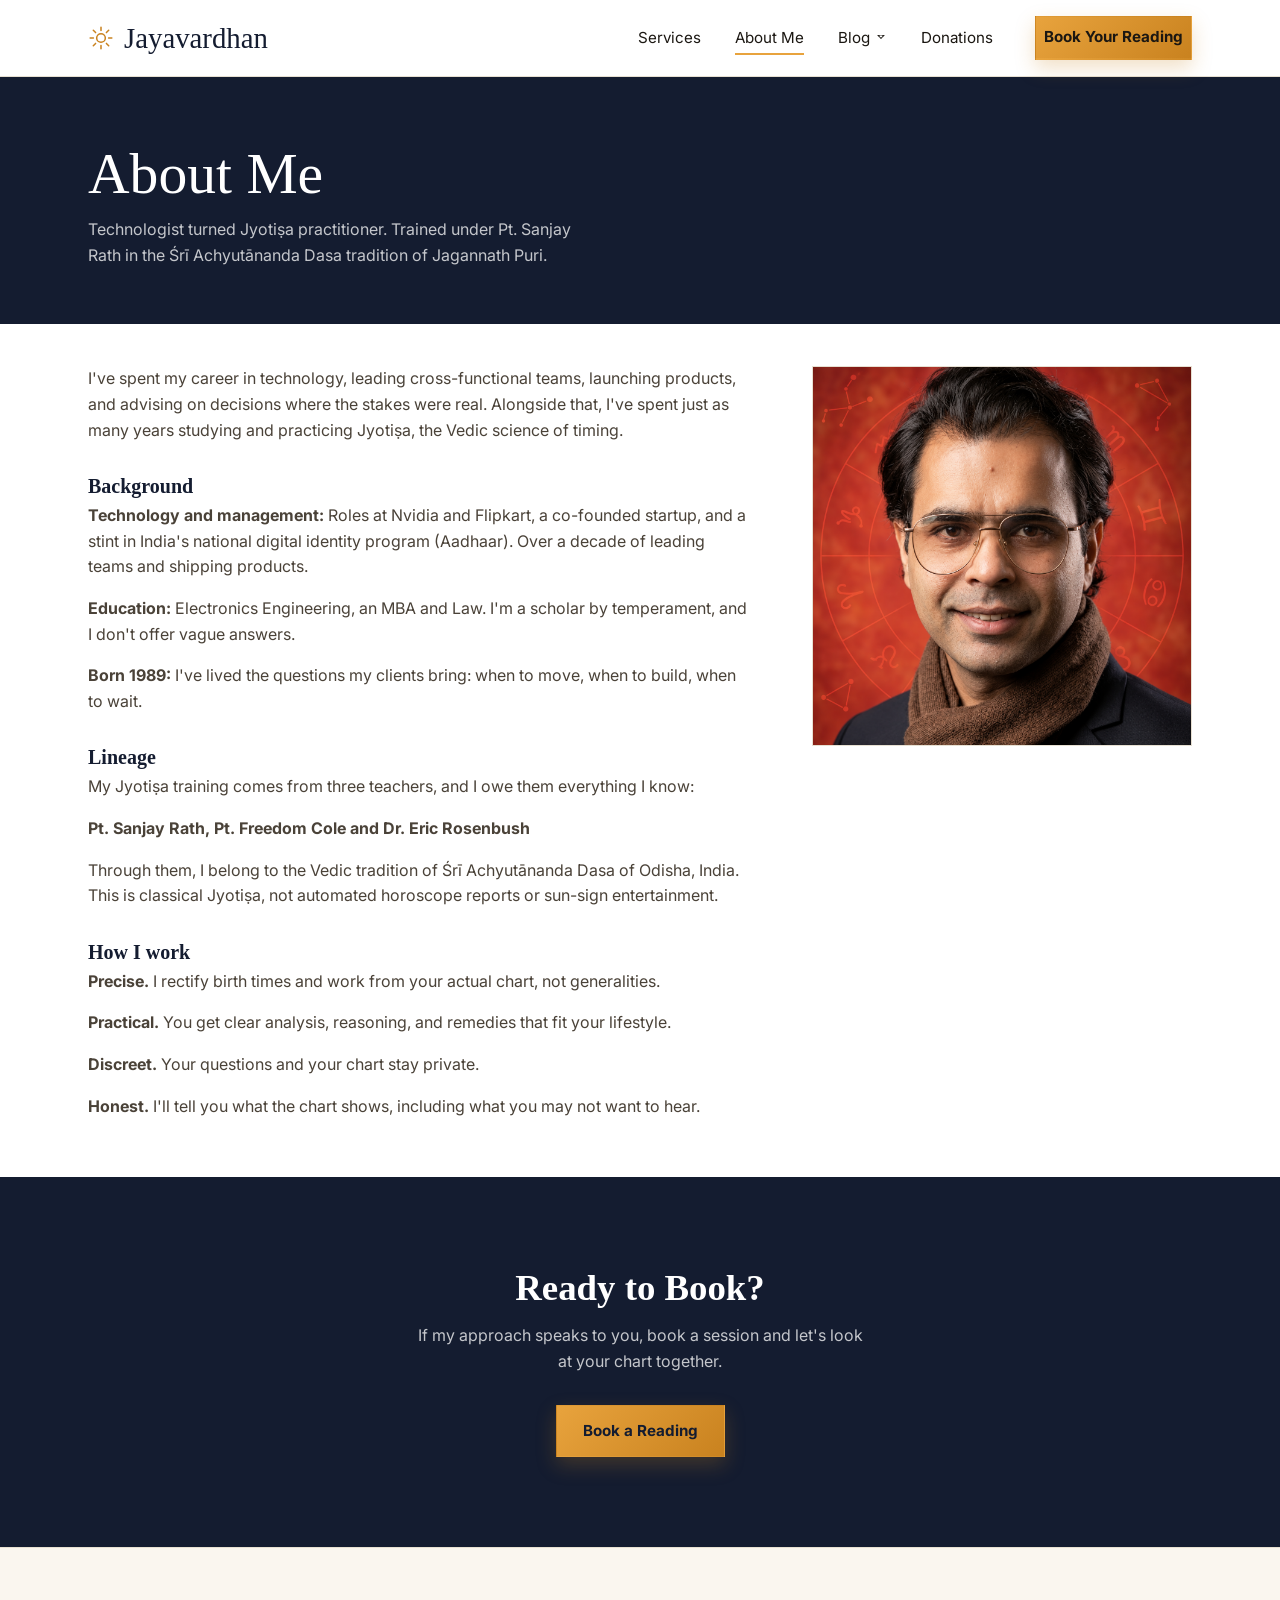
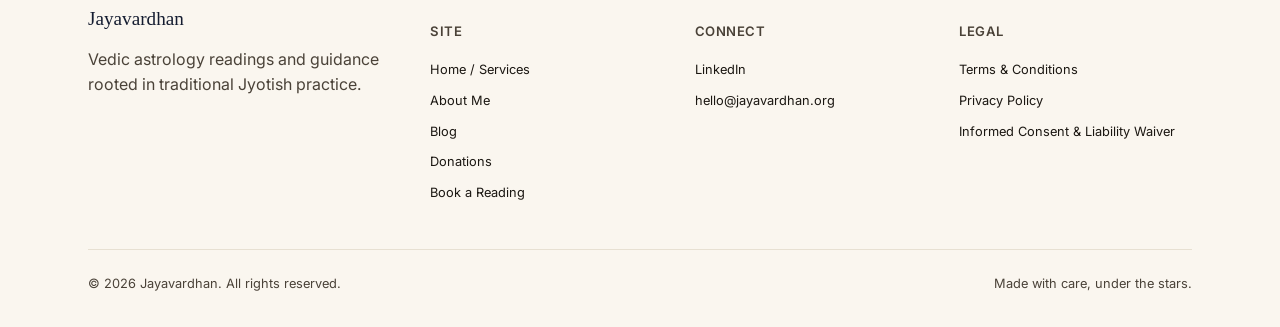
<file: about.html>
<!DOCTYPE html>
<!--
  about.html - About Me
  Reuses existing site components (.page-header, .section, .cta-band).
  The two-column layout and photo styles are scoped in the <style> block
  below; move them into css/style.css if you prefer.
-->
<html lang="en">
<head>

<meta charset="UTF-8">
<meta name="viewport" content="width=device-width, initial-scale=1.0">
<title>About Me - Jayavardhan Vedic Astrology</title>
<meta name="description" content="Technologist turned Jyotiṣa practitioner. Trained under Pt. Sanjay Rath, Pt. Freedom Cole and Dr. Eric Rosenbush in the Śrī Achyutānanda Dasa tradition.">
<link rel="icon" type="image/png" href="images/my-icon.png">
<link rel="preconnect" href="https://fonts.googleapis.com">
<link rel="preconnect" href="https://fonts.gstatic.com" crossorigin>
<link href="https://fonts.googleapis.com/css2?family=Fraunces:ital,wght@0,400;0,500;0,600;1,500&family=Inter:wght@400;500;600;700&display=swap" rel="stylesheet">
<link rel="stylesheet" href="css/style.css">
<style>
  .about-grid { display: grid; grid-template-columns: minmax(0, 1fr) 380px; gap: 64px; align-items: start; }
  .about-text { max-width: 680px; }
  .about-text h3 { margin-top: 1.6em; }
  .about-text h3:first-child { margin-top: 0; }
  .about-text p { font-size: 1rem; }
  .about-photo { position: sticky; top: 32px; margin: 0; }
  .about-photo img { width: 100%; height: auto; aspect-ratio: 1 / 1; object-fit: cover; border: 1px solid var(--line); background: var(--sand); }
  .about-photo figcaption { margin-top: 12px; font-size: .88rem; color: var(--ink-soft); }
  @media (max-width: 900px) {
    .about-grid { grid-template-columns: 1fr; gap: 32px; }
    .about-photo { position: static; order: -1; max-width: 360px; }
  }
</style>
</head>
<body>

<header class="site-header">
  <div class="wrap">
    <a href="index.html" class="brand">
      <svg viewBox="0 0 24 24" fill="none" xmlns="http://www.w3.org/2000/svg" aria-hidden="true">
        <circle cx="12" cy="12" r="4" stroke="currentColor" stroke-width="1.4"/>
        <path d="M12 2v3M12 19v3M2 12h3M19 12h3M4.9 4.9l2.1 2.1M17 17l2.1 2.1M19.1 4.9 17 7M7 17l-2.1 2.1" stroke="currentColor" stroke-width="1.4" stroke-linecap="round"/>
      </svg>
      Jayavardhan
    </a>
    <nav>
      <button class="nav-toggle" aria-label="Toggle menu" aria-expanded="false">&#9776;</button>
      <ul class="nav-links">
        <li><a href="index.html">Services</a></li>
        <!-- Blog dropdown: "nav-dropdown" is the hover/focus zone, the
             nested <ul class="nav-dropdown-menu"> is hidden by default
             and shown via CSS on hover or keyboard focus (see style.css).
             Entries below are hand-picked/hardcoded - update this list
             by hand whenever you want to feature a different post. -->
        <li><a href="about.html" aria-current="page">About Me</a></li>
        <li class="nav-dropdown">
          <a href="blog.html">Blog <span class="nav-caret" aria-hidden="true">🢗</span></a>
          <ul class="nav-dropdown-menu">
            <li><a href="blog/post.html?slug=sri-rama">Sri Rama</a></li>
            <li><a href="blog/post.html?slug=achyutananda-dasa">Achyutānanda Dasa</a></li>
            <li><a href="blog/post.html?slug=alzheimers-research">Alzheimer's Research</a></li>
            <li><a href="blog/post.html?slug=prostate-research">Prostate Cancer</a></li>
            <li class="nav-dropdown-divider"><a href="blog.html">View All Posts &rarr;</a></li>
          </ul>
        </li>
        <!--<li><a href="horoscope.html">Monthly Horoscope</a></li>-->
        <li><a href="donations.html">Donations</a></li>
        <li class="nav-cta"><a href="book-reading.html" class="btn btn--primary" style="padding: 8px">Book Your Reading</a></li>
      </ul>
    </nav>
  </div>
</header>

<section class="page-header">
  <div class="wrap">
    <h1>About Me</h1>
    <p>Technologist turned Jyotiṣa practitioner. Trained under Pt. Sanjay Rath in the Śrī Achyutānanda Dasa tradition of Jagannath Puri.</p>
  </div>
</section>

<!-- ============ ABOUT ME ============ -->
<section class="section">
  <div class="wrap about-grid">

    <div class="about-text">
      <p>I've spent my career in technology, leading cross-functional teams, launching products, and advising on decisions where the stakes were real. Alongside that, I've spent just as many years studying and practicing Jyotiṣa, the Vedic science of timing.</p>
      <!--<p>The two have more in common than you'd expect. Both are about reading patterns, weighing variables, and choosing the right moment to act. I bring that same discipline to your chart.</p>-->

      <h3>Background</h3>
      <p><b>Technology and management:</b> Roles at Nvidia and Flipkart, a co-founded startup, and a stint in India's national digital identity program (Aadhaar). Over a decade of leading teams and shipping products.</p>
      <p><b>Education:</b> Electronics Engineering, an MBA and Law. I'm a scholar by temperament, and I don't offer vague answers.</p>
      <p><b>Born 1989:</b> I've lived the questions my clients bring: when to move, when to build, when to wait.</p>

      <h3>Lineage</h3>
      <p>My Jyotiṣa training comes from three teachers, and I owe them everything I know:</p>
      <p><b>Pt. Sanjay Rath, Pt. Freedom Cole and Dr. Eric Rosenbush</b></p>
      <p>Through them, I belong to the Vedic tradition of Śrī Achyutānanda Dasa of Odisha, India. This is classical Jyotiṣa, not automated horoscope reports or sun-sign entertainment.</p>

      <h3>How I work</h3>
      <p><b>Precise.</b> I rectify birth times and work from your actual chart, not generalities.</p>
      <p><b>Practical.</b> You get clear analysis,  reasoning, and remedies that fit your lifestyle.</p>
      <p><b>Discreet.</b> Your questions and your chart stay private.</p>
      <p><b>Honest.</b> I'll tell you what the chart shows, including what you may not want to hear.</p>
    </div>

    <figure class="about-photo">
      <img src="images/about.png" width="900" height="900" alt="Portrait of Jayavardhan in front of a Vedic zodiac chart" loading="eager">
      <!--<figcaption>Jayavardhan</figcaption>-->
    </figure>

  </div>
</section>

<section class="cta-band">
  <div class="wrap">
    <h2>Ready to Book?</h2>
    <p>If my approach speaks to you, book a session and let's look at your chart together.</p>
    <a href="book-reading.html" class="btn btn--primary">Book a Reading</a>
  </div>
</section>

<footer class="site-footer">
  <div class="wrap">
    <div class="footer-grid">
      <div>
        <div class="footer-brand">Jayavardhan</div>
        <p>Vedic astrology readings and guidance rooted in traditional Jyotish practice.</p>
      </div>
      <div class="footer-col">
        <h4>Site</h4>
        <ul>
          <li><a href="index.html">Home / Services</a></li>
          <li><a href="about.html">About Me</a></li>
          <li><a href="blog.html">Blog</a></li>
          <!--<li><a href="horoscope.html">Monthly Horoscope</a></li>-->
          <li><a href="donations.html">Donations</a></li>
          <li><a href="book-reading.html">Book a Reading</a></li>
        </ul>
      </div>
      <div class="footer-col">
        <h4>Connect</h4>
        <ul>
          <!--<li><a href="#"  target="_blank" rel="noopener noreferrer">YouTube</a></li>
          <li><a href="https://www.instagram.com/jayavardhan_astrology/"  target="_blank" rel="noopener noreferrer"">Instagram</a></li>
          <li><a href="https://x.com/_Jayavardhan" target="_blank" rel="noopener noreferrer">Twitter</a></li>-->
          <li><a href="https://www.linkedin.com/company/jayavardhan-astrology" target="_blank" rel="noopener noreferrer">LinkedIn</a></li>
          <li><a href="mailto:hello@jayavardhan.org">hello@jayavardhan.org</a></li>
        </ul>
      </div>
      <div class="footer-col">
        <h4>Legal</h4>
        <ul>
          <li><a href="terms.html">Terms &amp; Conditions</a></li>
          <li><a href="privacy.html">Privacy Policy</a></li>
          <li><a href="consent.html">Informed Consent &amp; Liability Waiver</a></li>
        </ul>
      </div>
    </div>
    <div class="footer-bottom">
      <span>&copy; <span id="year"></span> Jayavardhan. All rights reserved.</span>
      <span>Made with care, under the stars.</span>
    </div>
  </div>
</footer>

<script src="js/nav.js"></script>
<script>document.getElementById('year').textContent = new Date().getFullYear();</script>
</body>
</html>
</file>
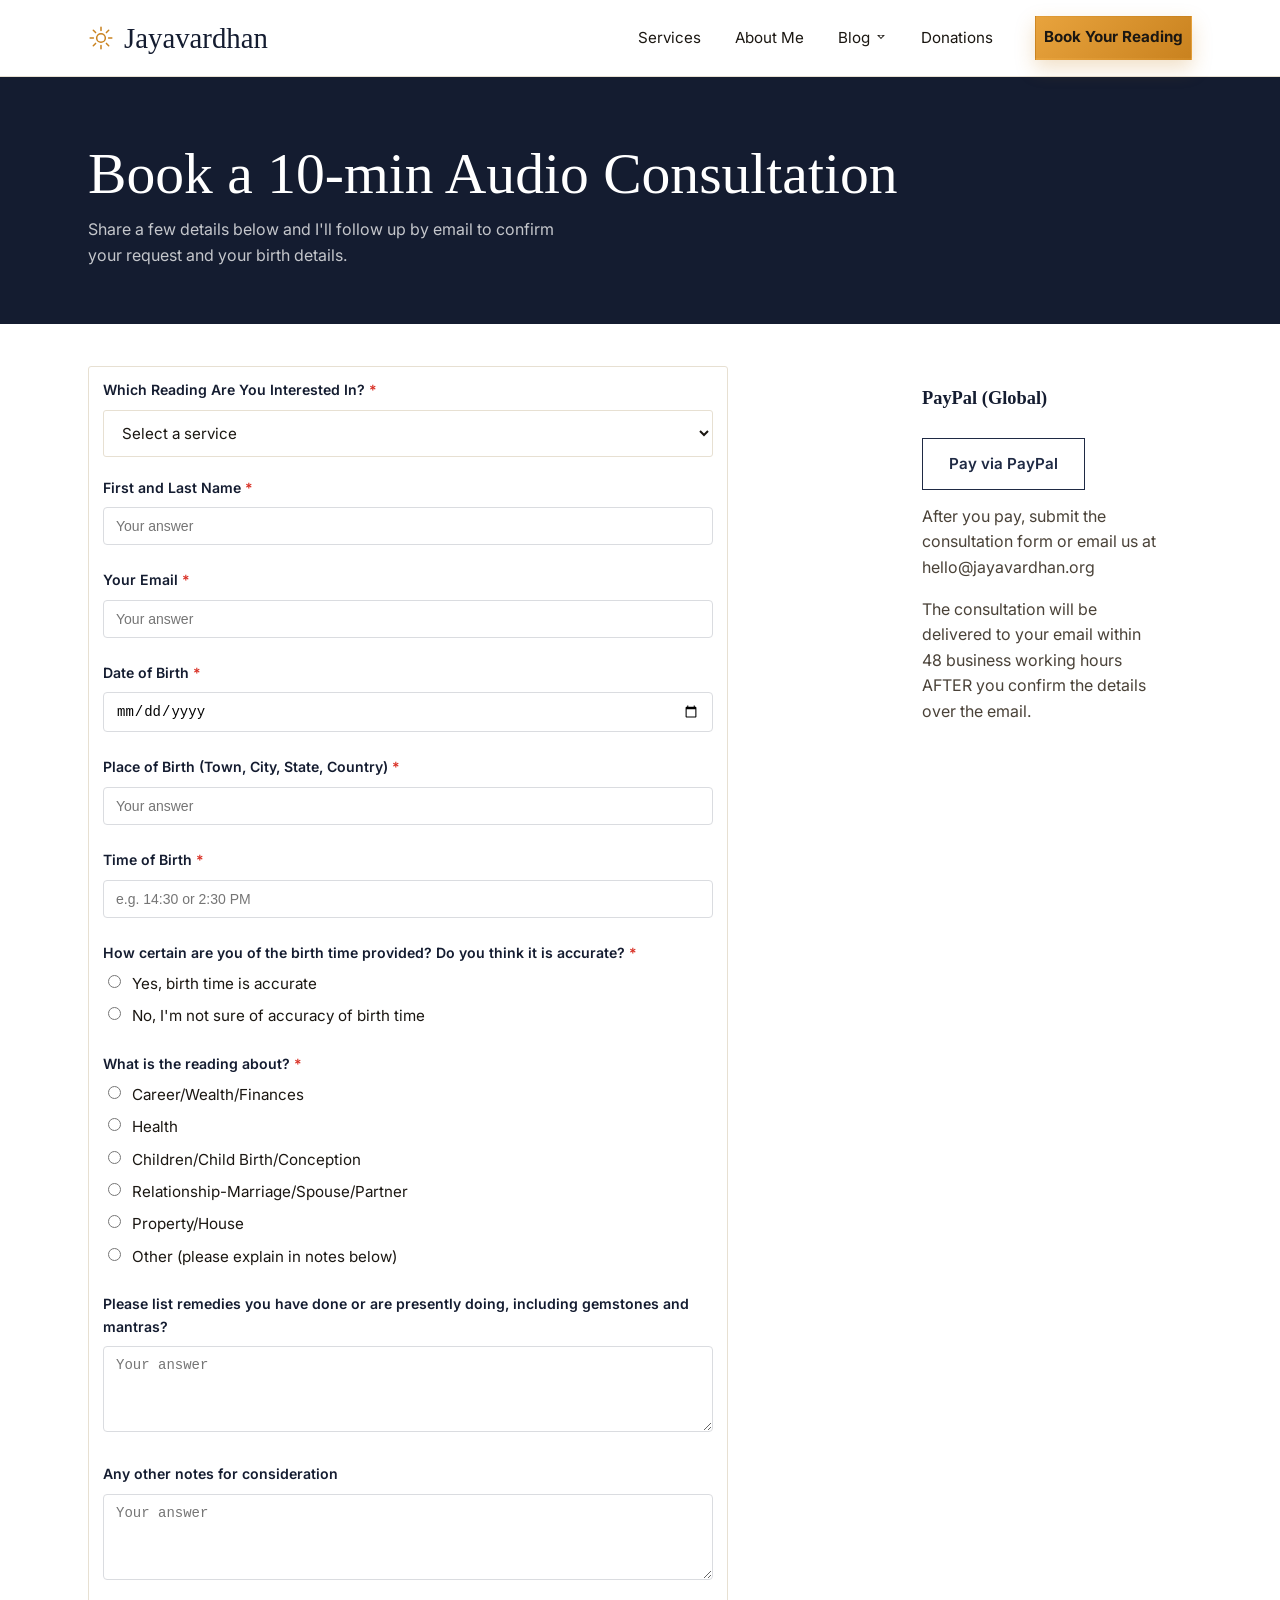
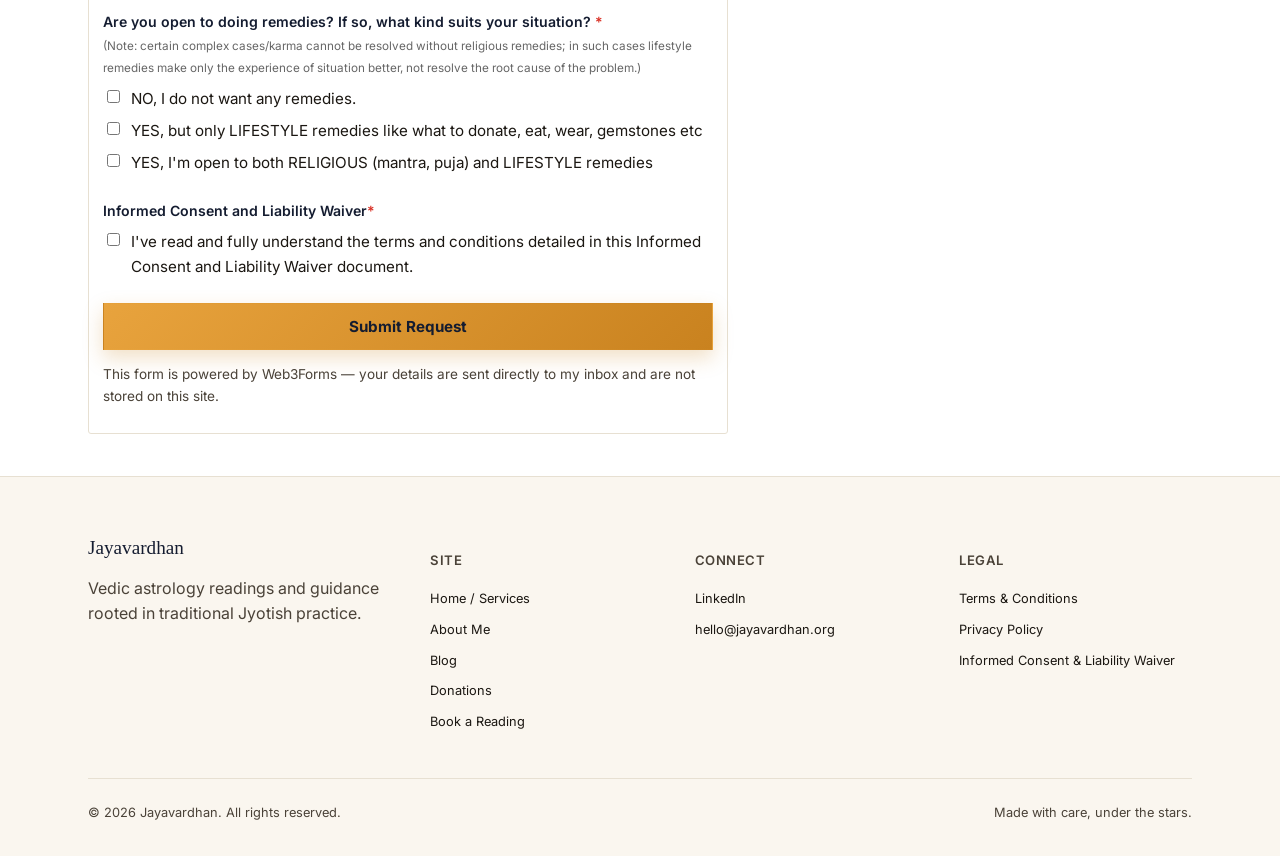
<file: book-audio-consultation.html>
<!DOCTYPE html>
<!--
  book-reading.html
  ------------------------------------------------------------------
  The booking form. Two things worth knowing before editing this file:

  1. FORM SUBMISSION: the <form> below posts directly to Web3Forms
     (https://web3forms.com), a free form-backend service — there is
     no server of our own. Replace the "access_key" hidden input's
     value with your real Web3Forms key before this goes live, or
     submissions will fail. The inline <script> near the bottom
     intercepts the normal form submit, sends it via fetch() instead
     so the page doesn't reload, and swaps in the "form-success"
     message on success.

  2. SIDEBAR: the "Choose a Service" list on the right is hand-written
     here (not pulled from data/posts.json or anywhere dynamic) — if
     you change a price or service name in the Services section of
     index.html, update it here too so the two stay in sync.
  ------------------------------------------------------------------
-->
<html lang="en">
<head>

<meta charset="UTF-8">
<meta name="viewport" content="width=device-width, initial-scale=1.0">
<title>Book Audio Consultation - Jayavardhan Vedic Astrology</title>
<meta name="description" content="Book a personalized Vedic astrology reading.">
<link rel="icon" type="image/png" href="images/my-icon.png">
<link rel="preconnect" href="https://fonts.googleapis.com">
<link rel="preconnect" href="https://fonts.gstatic.com" crossorigin>
<link href="https://fonts.googleapis.com/css2?family=Fraunces:ital,wght@0,400;0,500;0,600;1,500&family=Inter:wght@400;500;600;700&display=swap" rel="stylesheet">
<link rel="stylesheet" href="css/style.css">
</head>
<body>

<header class="site-header">
  <div class="wrap">
    <a href="index.html" class="brand">
      <svg viewBox="0 0 24 24" fill="none" xmlns="http://www.w3.org/2000/svg" aria-hidden="true">
        <circle cx="12" cy="12" r="4" stroke="currentColor" stroke-width="1.4"/>
        <path d="M12 2v3M12 19v3M2 12h3M19 12h3M4.9 4.9l2.1 2.1M17 17l2.1 2.1M19.1 4.9 17 7M7 17l-2.1 2.1" stroke="currentColor" stroke-width="1.4" stroke-linecap="round"/>
      </svg>
      Jayavardhan
    </a>
    <nav>
      <button class="nav-toggle" aria-label="Toggle menu" aria-expanded="false">&#9776;</button>
      <ul class="nav-links">
        <li><a href="index.html">Services</a></li>
        <!-- Blog dropdown: "nav-dropdown" is the hover/focus zone, the
             nested <ul class="nav-dropdown-menu"> is hidden by default
             and shown via CSS on hover or keyboard focus (see style.css).
             Entries below are hand-picked/hardcoded — update this list
             by hand whenever you want to feature a different post. -->
        <li><a href="about.html">About Me</a></li>
        <li class="nav-dropdown">
          <a href="blog.html">Blog <span class="nav-caret" aria-hidden="true">🢗</span></a>
          <ul class="nav-dropdown-menu">
            <li><a href="blog/post.html?slug=sri-rama">Sri Rama</a></li>
            <li><a href="blog/post.html?slug=achyutananda-dasa">Achyutānanda Dasa</a></li>
            <li><a href="blog/post.html?slug=alzheimers-research">Alzheimer's Research</a></li>
            <li><a href="blog/post.html?slug=prostate-research">Prostate Cancer</a></li>
            <li class="nav-dropdown-divider"><a href="blog.html">View All Posts &rarr;</a></li>
          </ul>
        </li>
        <!--<li><a href="horoscope.html">Monthly Horoscope</a></li>-->
        <li><a href="donations.html">Donations</a></li>
        <!--<li><a href="book-reading.html">Book a Reading</a></li>-->
        <li class="nav-cta"><a href="book-reading.html" class="btn btn--primary" style="padding: 8px">Book Your Reading</a></li>
      </ul>
    </nav>
  </div>
</header>

<section class="page-header">
  <div class="wrap">
    <h1>Book a 10-min Audio Consultation</h1>
    <p>Share a few details below and I'll follow up by email to confirm your request and your birth details.</p>
  </div>
</section>


<!-- ============ FORM ============ -->
<section class="section">
  <div class="wrap">
    <div class="booking-layout">
    <div class="form-wrap">

      <div class="form-success" id="form-success" role="status">
        Thank you — your request has been sent. I'll email you within 1–2 business days to confirm your booking.
      </div>

      <!-- 
    =======================================================================

    This is a working contact form. To receive email, 
    Replace YOUR_ACCESS_KEY_HERE with your actual Access Key.

    Create Access Key here 👉 https://web3forms.com/

    =======================================================================
 -->
      
      <form id="booking-form" action="https://api.web3forms.com/submit" method="POST" class="consultation-form">

        <!-- W3Forms Access Key (Replace with your actual key) -->
        <input type="hidden" name="access_key" value="5359562a-1abf-458c-ac7d-14265825f767">

        <!-- Optional: Subject line for submission notification emails -->
        <input type="hidden" name="subject" value="New Vedic Astrology Consultation Request">

        <!-- Optional: Bot spam protection honeypot -->
        <input type="checkbox" name="botcheck" class="hidden" style="display: none;">

        <div class="form-row">
          <label for="service">Which Reading Are You Interested In? <span class="required">*</span></label>
          <select id="service" name="service" required>
            <option value="">Select a service</option>
            <option value="Initial Chart Reading">Initial Chart Reading</option>
            <option value="Follow-up Reading">Follow-up Reading</option>
            <option value="Muhurta Consultation">Muhurta Consultation</option>
            <option value="10-min Audio">10-min Audio</option>
          </select>
        </div>
            
        <!-- 1. First and Last Name -->
        <div class="form-group">
            <label for="full_name">First and Last Name <span class="required">*</span></label>
            <input type="text" id="full_name" name="full_name" required placeholder="Your answer">
        </div>

        <!-- 2. Your Email -->
        <div class="form-group">
            <label for="email">Your Email <span class="required">*</span></label>
            <input type="email" id="email" name="email" required placeholder="Your answer">
        </div>

        <!-- 3. Date of Birth -->
        <div class="form-group">
            <label for="dob">Date of Birth <span class="required">*</span></label>
            <input type="date" id="dob" name="birth_date" required>
        </div>

        <!-- 4. Place of Birth -->
        <div class="form-group">
            <label for="pob">Place of Birth (Town, City, State, Country) <span class="required">*</span></label>
            <input type="text" id="pob" name="birth_place" required placeholder="Your answer">
        </div>

        <!-- 5. Time of Birth -->
        <div class="form-group">
            <label for="tob">Time of Birth <span class="required">*</span></label>
            <input type="text" id="tob" name="birth_time" required placeholder="e.g. 14:30 or 2:30 PM">
        </div>

        <!-- 6. Birth Time Accuracy -->
        <div class="form-group">
            <label>How certain are you of the birth time provided? Do you think it is accurate? <span class="required">*</span></label>
            <div class="radio-option">
                <label><input type="radio" name="birth_time_accuracy" value="Yes, birth time is accurate" required> Yes, birth time is accurate</label>
            </div>
            <div class="radio-option">
                <label><input type="radio" name="birth_time_accuracy" value="No, I'm not sure of accuracy of birth time"> No, I'm not sure of accuracy of birth time</label>
            </div>
        </div>

        <!-- 7. Source of Birth data 
        <div class="form-group">
            <label>Source of Birth data</label>
            <div class="radio-option">
                <label><input type="radio" name="source_of_birth_data" value="Birth Certificate"> Birth Certificate</label>
            </div>
            <div class="radio-option">
                <label><input type="radio" name="source_of_birth_data" value="Mother/Family"> Mother/Family</label>
            </div>
            <div class="radio-option">
                <label><input type="radio" name="source_of_birth_data" value="Recalling from memory"> Recalling from memory</label>
            </div>
        </div>-->

        <!-- 8. Consultation For Whom 
        <div class="form-group">
            <label>For whom are you taking this reading? <span class="required">*</span></label>
            <div class="radio-option">
                <label><input type="radio" name="reading_for_whom" value="Myself" required> Myself</label>
            </div>
            <div class="radio-option">
                <label><input type="radio" name="reading_for_whom" value="Children - Son/Daughter"> Children - Son/Daughter</label>
            </div>
            <div class="radio-option">
                <label><input type="radio" name="reading_for_whom" value="Spouse/Partner - Wife/Husband"> Spouse/Partner - Wife/Husband</label>
            </div>
            <div class="radio-option">
                <label><input type="radio" name="reading_for_whom" value="Parents"> Parents</label>
            </div>
            <div class="radio-option">
                <label><input type="radio" name="reading_for_whom" value="Others"> Others</label>
            </div>
        </div>-->

        <!-- 9. Focus Area -->
        <div class="form-group">
            <label>What is the reading about? <span class="required">*</span></label>
            <div class="radio-option">
                <label><input type="radio" name="reading_focus_area" value="Career/Wealth/Finances" required> Career/Wealth/Finances</label>
            </div>
            <div class="radio-option">
                <label><input type="radio" name="reading_focus_area" value="Health"> Health</label>
            </div>
            <div class="radio-option">
                <label><input type="radio" name="reading_focus_area" value="Children/Child Birth/Conception"> Children/Child Birth/Conception</label>
            </div>
            <div class="radio-option">
                <label><input type="radio" name="reading_focus_area" value="Relationship-Marriage/Spouse/Partner"> Relationship-Marriage/Spouse/Partner</label>
            </div>
            <div class="radio-option">
                <label><input type="radio" name="reading_focus_area" value="Property"> Property/House</label>
            </div>
            <div class="radio-option">
                <label><input type="radio" name="reading_focus_area" value="Other areas"> Other (please explain in notes below)</label>
            </div>
        </div>

        <!-- 10. Consultation Objective 
        <div class="form-group">
            <label for="objective">What is the objective of your consultation? What are you expecting and looking forward to? <span class="required">*</span></label>
            <textarea id="objective" name="consultation_objective" rows="4" required placeholder="Your answer"></textarea>
        </div>-->

        <!-- 11. Previous Remedies -->
        <div class="form-group">
            <label for="previous_remedies">Please list remedies you have done or are presently doing, including gemstones and mantras?</label>
            <textarea id="previous_remedies" name="previous_remedies" rows="4" placeholder="Your answer"></textarea>
        </div>

        <!-- 12. Other Notes -->
        <div class="form-group">
            <label for="notes">Any other notes for consideration</label>
            <textarea id="notes" name="additional_notes" rows="4" required placeholder="Your answer"></textarea>
        </div>

        <!-- 13. Openness to Remedies -->
        <div class="form-group">
            <label>Are you open to doing remedies? If so, what kind suits your situation? <span class="required">*</span><br>
                <small style="color: #666; font-weight: normal;">(Note: certain complex cases/karma cannot be resolved without religious remedies; in such cases lifestyle remedies make only the experience of situation better, not resolve the root cause of the problem.)</small>
            </label>
            <div class="checkbox-option">
                <label><input type="checkbox" name="open_to_remedies[]" value="NO, I do not want any remedies."> NO, I do not want any remedies.</label>
            </div>
            <div class="checkbox-option">
                <label><input type="checkbox" name="open_to_remedies[]" value="YES, but only LIFESTYLE remedies like what to donate, eat, wear, gemstones etc"> YES, but only LIFESTYLE remedies like what to donate, eat, wear, gemstones etc</label>
            </div>
            <div class="checkbox-option">
                <label><input type="checkbox" name="open_to_remedies[]" value="YES, I'm open to both RELIGIOUS (mantra, puja) and LIFESTYLE remedies"> YES, I'm open to both RELIGIOUS (mantra, puja) and LIFESTYLE remedies</label>
            </div>
        </div>

        <!-- 14. Consent and Waiver -->
        <div class="form-group">
            <label>Informed Consent and Liability Waiver<span class="required">*</span></label>
            <div class="checkbox-option">
                <label>
                    <input type="checkbox" name="terms_waiver_consent" value="Accepted" required> 
                    I've read and fully understand the terms and conditions detailed in this Informed Consent and Liability Waiver document.
                </label>
            </div>
        </div>

        <!-- Notice Box 
        <div class="notice-card">
            <strong>Please Note:</strong>
            <p>If in response I suggest you submit the request some other time, please consider asking some other time then, preferably after 40-days. Thank you for understanding.</p>
        </div>-->

        <button type="submit" class="btn btn--primary btn--block">Submit Request</button>
        <p class="form-note">This form is powered by Web3Forms — your details are sent directly to my inbox and are not stored on this site.</p>
      </form>


      
    </div>

    <aside class="booking-sidebar">
      <div class="pay-card">
        <h3>PayPal (Global)</h3>
        <a href="https://www.paypal.com/ncp/payment/KM95F9VW5M7AG" class="btn btn--ghost" target="_blank" rel="noopener">Pay via PayPal</a>
        <!--<p class="pay-note">Replace this link with your real PayPal.me link or business PayPal email before publishing.</p>-->
        <p>After you pay, submit the consultation form or email us at hello@jayavardhan.org</p>
        <p>The consultation will be delivered to your email within 48 business working hours AFTER you confirm the details over the email.</p>
        
      </div>
    </aside>
    </div>
  </div>
</section>

<footer class="site-footer">
  <div class="wrap">
    <div class="footer-grid">
      <div>
        <div class="footer-brand">Jayavardhan</div>
        <p>Vedic astrology readings and guidance rooted in traditional Jyotish practice.</p>
      </div>
      <div class="footer-col">
        <h4>Site</h4>
        <ul>
          <li><a href="index.html">Home / Services</a></li>
          <li><a href="about.html">About Me</a></li>
          <li><a href="blog.html">Blog</a></li>
          <!--<li><a href="horoscope.html">Monthly Horoscope</a></li>-->
          <li><a href="donations.html">Donations</a></li>
          <li><a href="book-reading.html">Book a Reading</a></li>
        </ul>
      </div>
      <div class="footer-col">
        <h4>Connect</h4>
        <ul>
          <!--<li><a href="#"  target="_blank" rel="noopener noreferrer">YouTube</a></li>
          <li><a href="https://www.instagram.com/jayavardhan_astrology/"  target="_blank" rel="noopener noreferrer"">Instagram</a></li>
          <li><a href="https://x.com/_Jayavardhan" target="_blank" rel="noopener noreferrer">Twitter</a></li>-->
          <li><a href="https://www.linkedin.com/company/jayavardhan-astrology" target="_blank" rel="noopener noreferrer">LinkedIn</a></li>
          <li><a href="mailto:hello@jayavardhan.org">hello@jayavardhan.org</a></li>
        </ul>
      </div>
      <div class="footer-col">
        <h4>Legal</h4>
        <ul>
          <li><a href="terms.html">Terms &amp; Conditions</a></li>
          <li><a href="privacy.html">Privacy Policy</a></li>
          <li><a href="consent.html">Informed Consent &amp; Liability Waiver</a></li>
        </ul>
      </div>
    </div>
    <div class="footer-bottom">
      <span>&copy; <span id="year"></span> Jayavardhan. All rights reserved.</span>
      <span>Made with care, under the stars.</span>
    </div>
  </div>
</footer>

<script src="js/nav.js"></script>
<script>
// Footer copyright year — trivial, but keeps it from going stale.
document.getElementById('year').textContent = new Date().getFullYear();

// Intercept the form's normal submit (which would reload the page)
// and send it to Web3Forms via fetch() instead, so we can show the
// "form-success" message inline without navigating away.
document.getElementById('booking-form').addEventListener('submit', function (e) {
  e.preventDefault(); // stop the browser's default full-page submit
  var form = e.target;
  var data = new FormData(form); // collects every named input's value automatically
  var successBox = document.getElementById('form-success');

  fetch(form.action, { method: 'POST', body: data, headers: { 'Accept': 'application/json' } })
    .then(function (res) { return res.json(); })
    .then(function (json) {
      if (json.success) {
        // Web3Forms confirms it received the submission — hide the form,
        // show the thank-you message in its place.
        form.style.display = 'none';
        successBox.style.display = 'block';
      } else {
        // Request reached Web3Forms but it reported a failure (e.g. bad
        // access key) — surface something rather than failing silently.
        alert('Something went wrong — please try again or email directly.');
      }
    })
    .catch(function () {
      // Network error, or Web3Forms unreachable entirely.
      alert('Something went wrong — please try again or email directly.');
    });
});
</script>

</body>
</html>
</file>
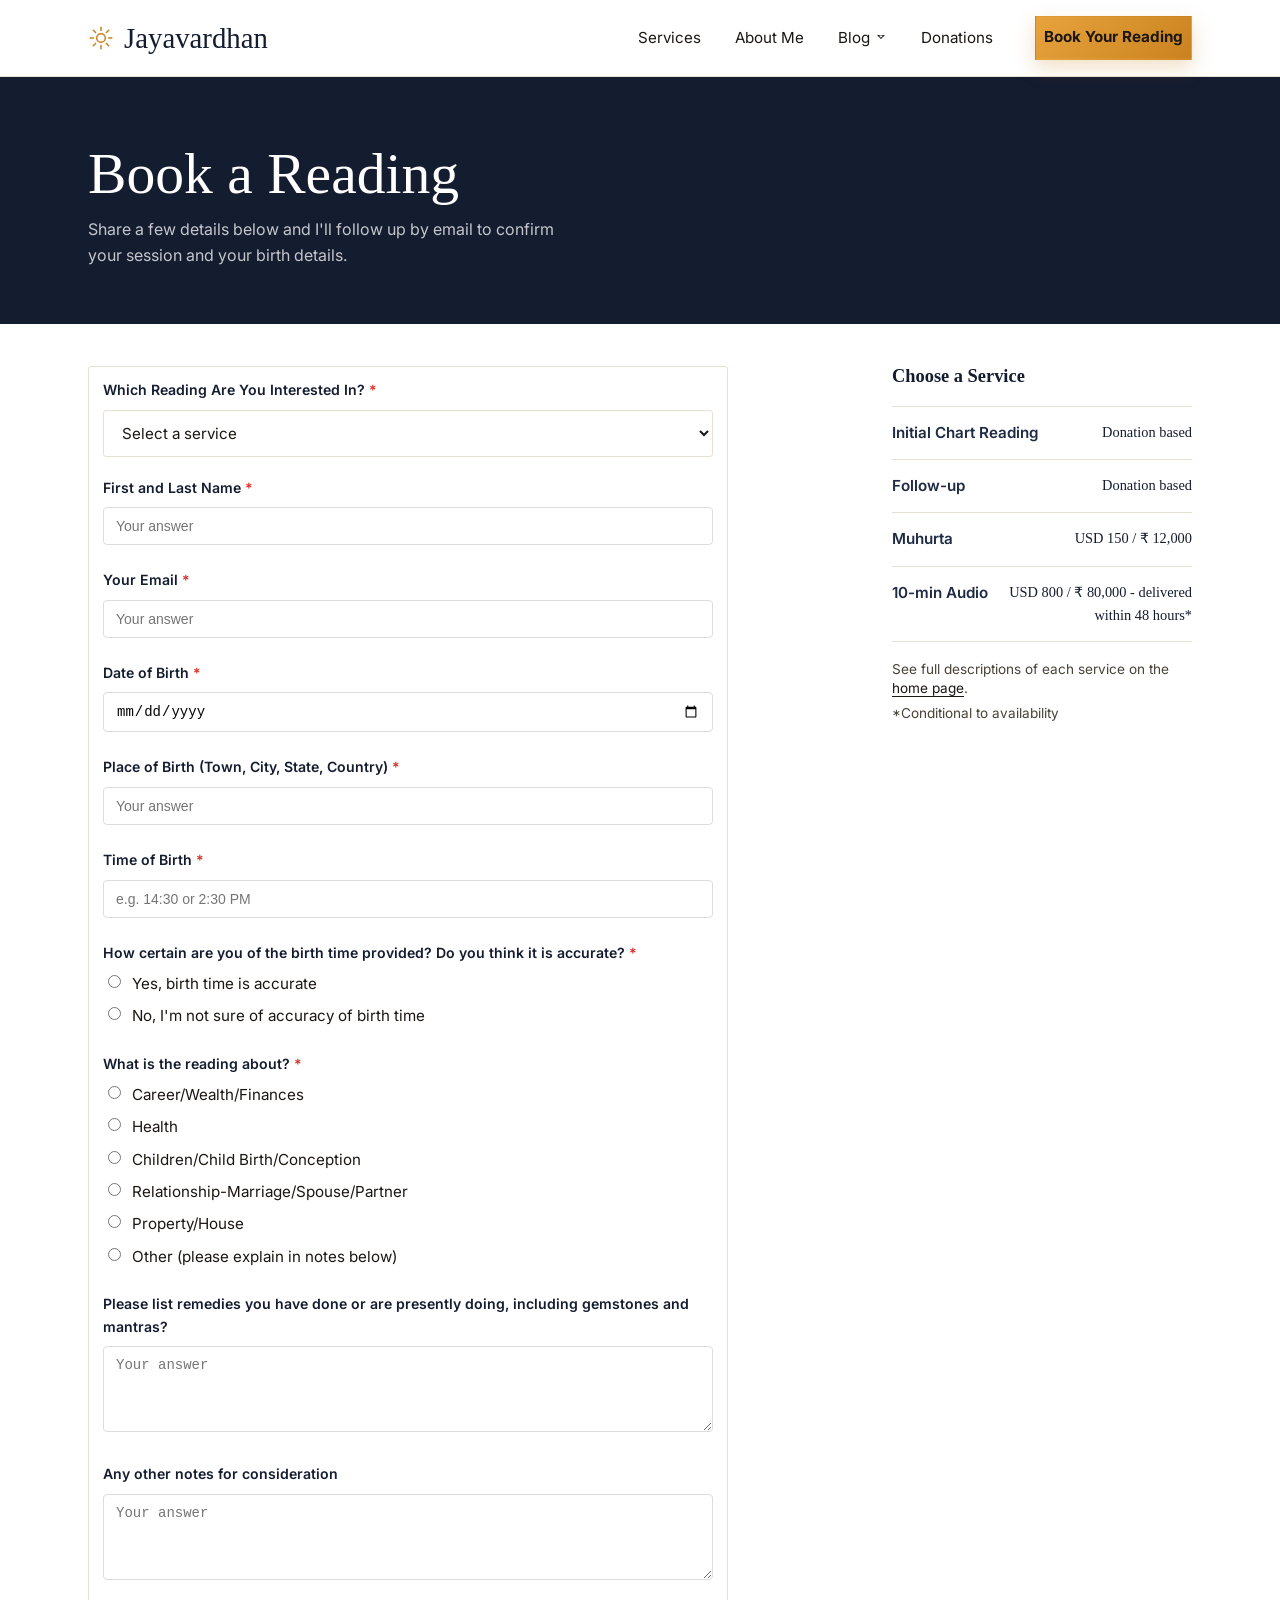
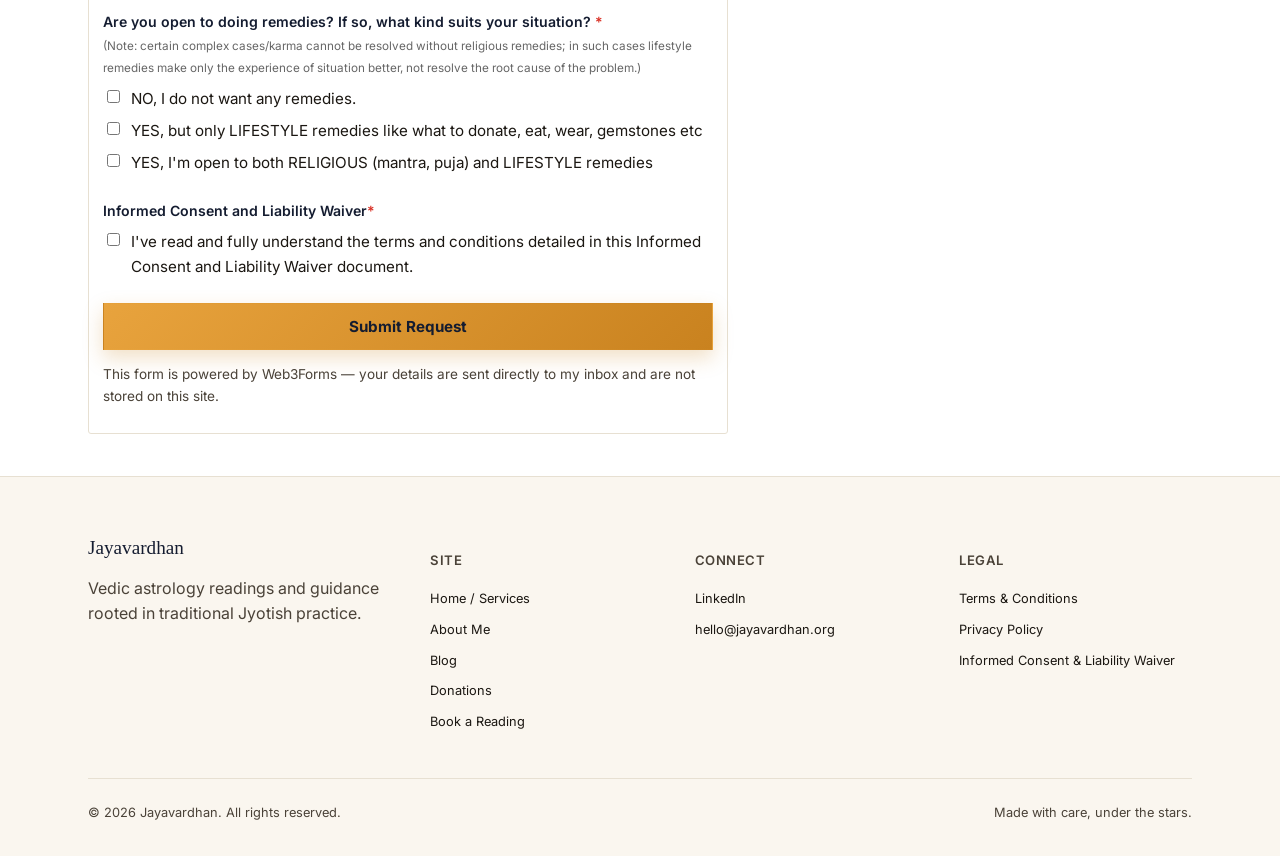
<file: book-reading.html>
<!DOCTYPE html>
<!--
  book-reading.html
  ------------------------------------------------------------------
  The booking form. Two things worth knowing before editing this file:

  1. FORM SUBMISSION: the <form> below posts directly to Web3Forms
     (https://web3forms.com), a free form-backend service — there is
     no server of our own. Replace the "access_key" hidden input's
     value with your real Web3Forms key before this goes live, or
     submissions will fail. The inline <script> near the bottom
     intercepts the normal form submit, sends it via fetch() instead
     so the page doesn't reload, and swaps in the "form-success"
     message on success.

  2. SIDEBAR: the "Choose a Service" list on the right is hand-written
     here (not pulled from data/posts.json or anywhere dynamic) — if
     you change a price or service name in the Services section of
     index.html, update it here too so the two stay in sync.
  ------------------------------------------------------------------
-->
<html lang="en">
<head>

<meta charset="UTF-8">
<meta name="viewport" content="width=device-width, initial-scale=1.0">
<title>Book a Reading — Jayavardhan Vedic Astrology</title>
<meta name="description" content="Book a personalized Vedic astrology reading.">
<link rel="icon" type="image/png" href="images/my-icon.png">
<link rel="preconnect" href="https://fonts.googleapis.com">
<link rel="preconnect" href="https://fonts.gstatic.com" crossorigin>
<link href="https://fonts.googleapis.com/css2?family=Fraunces:ital,wght@0,400;0,500;0,600;1,500&family=Inter:wght@400;500;600;700&display=swap" rel="stylesheet">
<link rel="stylesheet" href="css/style.css">
</head>
<body>

<header class="site-header">
  <div class="wrap">
    <a href="index.html" class="brand">
      <svg viewBox="0 0 24 24" fill="none" xmlns="http://www.w3.org/2000/svg" aria-hidden="true">
        <circle cx="12" cy="12" r="4" stroke="currentColor" stroke-width="1.4"/>
        <path d="M12 2v3M12 19v3M2 12h3M19 12h3M4.9 4.9l2.1 2.1M17 17l2.1 2.1M19.1 4.9 17 7M7 17l-2.1 2.1" stroke="currentColor" stroke-width="1.4" stroke-linecap="round"/>
      </svg>
      Jayavardhan
    </a>
    <nav>
      <button class="nav-toggle" aria-label="Toggle menu" aria-expanded="false">&#9776;</button>
      <ul class="nav-links">
        <li><a href="index.html">Services</a></li>
        <!-- Blog dropdown: "nav-dropdown" is the hover/focus zone, the
             nested <ul class="nav-dropdown-menu"> is hidden by default
             and shown via CSS on hover or keyboard focus (see style.css).
             Entries below are hand-picked/hardcoded — update this list
             by hand whenever you want to feature a different post. -->
        <li><a href="about.html">About Me</a></li>
        <li class="nav-dropdown">
          <a href="blog.html">Blog <span class="nav-caret" aria-hidden="true">🢗</span></a>
          <ul class="nav-dropdown-menu">
            <li><a href="blog/post.html?slug=sri-rama">Sri Rama</a></li>
            <li><a href="blog/post.html?slug=achyutananda-dasa">Achyutānanda Dasa</a></li>
            <li><a href="blog/post.html?slug=alzheimers-research">Alzheimer's Research</a></li>
            <li><a href="blog/post.html?slug=prostate-research">Prostate Cancer</a></li>
            <li class="nav-dropdown-divider"><a href="blog.html">View All Posts &rarr;</a></li>
          </ul>
        </li>
        <!--<li><a href="horoscope.html">Monthly Horoscope</a></li>-->
        <li><a href="donations.html">Donations</a></li>
        <!--<li><a href="book-reading.html">Book a Reading</a></li>-->
        <li class="nav-cta"><a href="book-reading.html" class="btn btn--primary" style="padding: 8px">Book Your Reading</a></li>
      </ul>
    </nav>
  </div>
</header>

<section class="page-header">
  <div class="wrap">
    <h1>Book a Reading</h1>
    <p>Share a few details below and I'll follow up by email to confirm your session and your birth details.</p>
  </div>
</section>

<section class="section">
  <div class="wrap">
    <div class="booking-layout">
    <div class="form-wrap">

      <div class="form-success" id="form-success" role="status">
        Thank you — your request has been sent. I'll email you within 1–2 business days to confirm your booking.
      </div>

      <!-- 
    =======================================================================

    This is a working contact form. To receive email, 
    Replace YOUR_ACCESS_KEY_HERE with your actual Access Key.

    Create Access Key here 👉 https://web3forms.com/

    =======================================================================
 -->
      
      <form id="booking-form" action="https://api.web3forms.com/submit" method="POST" class="consultation-form">

        <!-- W3Forms Access Key (Replace with your actual key) -->
        <input type="hidden" name="access_key" value="5359562a-1abf-458c-ac7d-14265825f767">

        <!-- Optional: Subject line for submission notification emails -->
        <input type="hidden" name="subject" value="New Vedic Astrology Consultation Request">

        <!-- Optional: Bot spam protection honeypot -->
        <input type="checkbox" name="botcheck" class="hidden" style="display: none;">

        <div class="form-row">
          <label for="service">Which Reading Are You Interested In? <span class="required">*</span></label>
          <select id="service" name="service" required>
            <option value="">Select a service</option>
            <option value="Initial Chart Reading">Initial Chart Reading</option>
            <option value="Follow-up Reading">Follow-up Reading</option>
            <option value="Muhurta Consultation">Muhurta Consultation</option>
            <option value="10-min Audio">10-min Audio</option>
          </select>
        </div>
            
        <!-- 1. First and Last Name -->
        <div class="form-group">
            <label for="full_name">First and Last Name <span class="required">*</span></label>
            <input type="text" id="full_name" name="full_name" required placeholder="Your answer">
        </div>

        <!-- 2. Your Email -->
        <div class="form-group">
            <label for="email">Your Email <span class="required">*</span></label>
            <input type="email" id="email" name="email" required placeholder="Your answer">
        </div>

        <!-- 3. Date of Birth -->
        <div class="form-group">
            <label for="dob">Date of Birth <span class="required">*</span></label>
            <input type="date" id="dob" name="birth_date" required>
        </div>

        <!-- 4. Place of Birth -->
        <div class="form-group">
            <label for="pob">Place of Birth (Town, City, State, Country) <span class="required">*</span></label>
            <input type="text" id="pob" name="birth_place" required placeholder="Your answer">
        </div>

        <!-- 5. Time of Birth -->
        <div class="form-group">
            <label for="tob">Time of Birth <span class="required">*</span></label>
            <input type="text" id="tob" name="birth_time" required placeholder="e.g. 14:30 or 2:30 PM">
        </div>

        <!-- 6. Birth Time Accuracy -->
        <div class="form-group">
            <label>How certain are you of the birth time provided? Do you think it is accurate? <span class="required">*</span></label>
            <div class="radio-option">
                <label><input type="radio" name="birth_time_accuracy" value="Yes, birth time is accurate" required> Yes, birth time is accurate</label>
            </div>
            <div class="radio-option">
                <label><input type="radio" name="birth_time_accuracy" value="No, I'm not sure of accuracy of birth time"> No, I'm not sure of accuracy of birth time</label>
            </div>
        </div>

        <!-- 7. Source of Birth data 
        <div class="form-group">
            <label>Source of Birth data</label>
            <div class="radio-option">
                <label><input type="radio" name="source_of_birth_data" value="Birth Certificate"> Birth Certificate</label>
            </div>
            <div class="radio-option">
                <label><input type="radio" name="source_of_birth_data" value="Mother/Family"> Mother/Family</label>
            </div>
            <div class="radio-option">
                <label><input type="radio" name="source_of_birth_data" value="Recalling from memory"> Recalling from memory</label>
            </div>
        </div>-->

        <!-- 8. Consultation For Whom 
        <div class="form-group">
            <label>For whom are you taking this reading? <span class="required">*</span></label>
            <div class="radio-option">
                <label><input type="radio" name="reading_for_whom" value="Myself" required> Myself</label>
            </div>
            <div class="radio-option">
                <label><input type="radio" name="reading_for_whom" value="Children - Son/Daughter"> Children - Son/Daughter</label>
            </div>
            <div class="radio-option">
                <label><input type="radio" name="reading_for_whom" value="Spouse/Partner - Wife/Husband"> Spouse/Partner - Wife/Husband</label>
            </div>
            <div class="radio-option">
                <label><input type="radio" name="reading_for_whom" value="Parents"> Parents</label>
            </div>
            <div class="radio-option">
                <label><input type="radio" name="reading_for_whom" value="Others"> Others</label>
            </div>
        </div>-->

        <!-- 9. Focus Area -->
        <div class="form-group">
            <label>What is the reading about? <span class="required">*</span></label>
            <div class="radio-option">
                <label><input type="radio" name="reading_focus_area" value="Career/Wealth/Finances" required> Career/Wealth/Finances</label>
            </div>
            <div class="radio-option">
                <label><input type="radio" name="reading_focus_area" value="Health"> Health</label>
            </div>
            <div class="radio-option">
                <label><input type="radio" name="reading_focus_area" value="Children/Child Birth/Conception"> Children/Child Birth/Conception</label>
            </div>
            <div class="radio-option">
                <label><input type="radio" name="reading_focus_area" value="Relationship-Marriage/Spouse/Partner"> Relationship-Marriage/Spouse/Partner</label>
            </div>
            <div class="radio-option">
                <label><input type="radio" name="reading_focus_area" value="Property"> Property/House</label>
            </div>
            <div class="radio-option">
                <label><input type="radio" name="reading_focus_area" value="Other areas"> Other (please explain in notes below)</label>
            </div>
        </div>

        <!-- 10. Consultation Objective 
        <div class="form-group">
            <label for="objective">What is the objective of your consultation? What are you expecting and looking forward to? <span class="required">*</span></label>
            <textarea id="objective" name="consultation_objective" rows="4" required placeholder="Your answer"></textarea>
        </div>-->

        <!-- 11. Previous Remedies -->
        <div class="form-group">
            <label for="previous_remedies">Please list remedies you have done or are presently doing, including gemstones and mantras?</label>
            <textarea id="previous_remedies" name="previous_remedies" rows="4" placeholder="Your answer"></textarea>
        </div>

        <!-- 12. Other Notes -->
        <div class="form-group">
            <label for="notes">Any other notes for consideration</label>
            <textarea id="notes" name="additional_notes" rows="4" required placeholder="Your answer"></textarea>
        </div>

        <!-- 13. Openness to Remedies -->
        <div class="form-group">
            <label>Are you open to doing remedies? If so, what kind suits your situation? <span class="required">*</span><br>
                <small style="color: #666; font-weight: normal;">(Note: certain complex cases/karma cannot be resolved without religious remedies; in such cases lifestyle remedies make only the experience of situation better, not resolve the root cause of the problem.)</small>
            </label>
            <div class="checkbox-option">
                <label><input type="checkbox" name="open_to_remedies[]" value="NO, I do not want any remedies."> NO, I do not want any remedies.</label>
            </div>
            <div class="checkbox-option">
                <label><input type="checkbox" name="open_to_remedies[]" value="YES, but only LIFESTYLE remedies like what to donate, eat, wear, gemstones etc"> YES, but only LIFESTYLE remedies like what to donate, eat, wear, gemstones etc</label>
            </div>
            <div class="checkbox-option">
                <label><input type="checkbox" name="open_to_remedies[]" value="YES, I'm open to both RELIGIOUS (mantra, puja) and LIFESTYLE remedies"> YES, I'm open to both RELIGIOUS (mantra, puja) and LIFESTYLE remedies</label>
            </div>
        </div>

        <!-- 14. Consent and Waiver -->
        <div class="form-group">
            <label>Informed Consent and Liability Waiver<span class="required">*</span></label>
            <div class="checkbox-option">
                <label>
                    <input type="checkbox" name="terms_waiver_consent" value="Accepted" required> 
                    I've read and fully understand the terms and conditions detailed in this Informed Consent and Liability Waiver document.
                </label>
            </div>
        </div>

        <!-- Notice Box 
        <div class="notice-card">
            <strong>Please Note:</strong>
            <p>If in response I suggest you submit the request some other time, please consider asking some other time then, preferably after 40-days. Thank you for understanding.</p>
        </div>-->

        <button type="submit" class="btn btn--primary btn--block">Submit Request</button>
        <p class="form-note">This form is powered by Web3Forms — your details are sent directly to my inbox and are not stored on this site.</p>
      </form>


      
    </div>

    <aside class="booking-sidebar">
      <h3>Choose a Service</h3>
      <ul class="booking-service-list">
        <li>
          <span class="booking-service-name">Initial Chart Reading</span>
          <span class="booking-service-price">Donation based</span>
        </li>
        <li>
          <span class="booking-service-name">Follow-up</span>
          <span class="booking-service-price">Donation based</span>
        </li>
        <li>
          <span class="booking-service-name">Muhurta</span>
          <span class="booking-service-price">USD 150 / &#8377; 12,000</span>
        </li>
        <li>
          <span class="booking-service-name">10-min Audio</span>
          <span class="booking-service-price">USD 800 / &#8377; 80,000 - delivered within 48 hours*</span>
        </li>
      </ul>
      <p class="booking-sidebar-note">See full descriptions of each service on the <a href="index.html#services">home page</a>.</p>
      <p class="booking-sidebar-note">*Conditional to availability</p>
    </aside>
    </div>
  </div>
</section>

<footer class="site-footer">
  <div class="wrap">
    <div class="footer-grid">
      <div>
        <div class="footer-brand">Jayavardhan</div>
        <p>Vedic astrology readings and guidance rooted in traditional Jyotish practice.</p>
      </div>
      <div class="footer-col">
        <h4>Site</h4>
        <ul>
          <li><a href="index.html">Home / Services</a></li>
          <li><a href="about.html">About Me</a></li>
          <li><a href="blog.html">Blog</a></li>
          <!--<li><a href="horoscope.html">Monthly Horoscope</a></li>-->
          <li><a href="donations.html">Donations</a></li>
          <li><a href="book-reading.html">Book a Reading</a></li>
        </ul>
      </div>
      <div class="footer-col">
        <h4>Connect</h4>
        <ul>
         <!--<li><a href="#"  target="_blank" rel="noopener noreferrer">YouTube</a></li>
          <li><a href="https://www.instagram.com/jayavardhan_astrology/"  target="_blank" rel="noopener noreferrer"">Instagram</a></li>
          <li><a href="https://x.com/_Jayavardhan" target="_blank" rel="noopener noreferrer">Twitter</a></li>-->
          <li><a href="https://www.linkedin.com/company/jayavardhan-astrology" target="_blank" rel="noopener noreferrer">LinkedIn</a></li>
          <li><a href="mailto:hello@jayavardhan.org">hello@jayavardhan.org</a></li>
        </ul>
      </div>
      <div class="footer-col">
        <h4>Legal</h4>
        <ul>
          <li><a href="terms.html">Terms &amp; Conditions</a></li>
          <li><a href="privacy.html">Privacy Policy</a></li>
          <li><a href="consent.html">Informed Consent &amp; Liability Waiver</a></li>
        </ul>
      </div>
    </div>
    <div class="footer-bottom">
      <span>&copy; <span id="year"></span> Jayavardhan. All rights reserved.</span>
      <span>Made with care, under the stars.</span>
    </div>
  </div>
</footer>

<script src="js/nav.js"></script>
<script>
// Footer copyright year — trivial, but keeps it from going stale.
document.getElementById('year').textContent = new Date().getFullYear();

// Intercept the form's normal submit (which would reload the page)
// and send it to Web3Forms via fetch() instead, so we can show the
// "form-success" message inline without navigating away.
document.getElementById('booking-form').addEventListener('submit', function (e) {
  e.preventDefault(); // stop the browser's default full-page submit
  var form = e.target;
  var data = new FormData(form); // collects every named input's value automatically
  var successBox = document.getElementById('form-success');

  fetch(form.action, { method: 'POST', body: data, headers: { 'Accept': 'application/json' } })
    .then(function (res) { return res.json(); })
    .then(function (json) {
      if (json.success) {
        // Web3Forms confirms it received the submission — hide the form,
        // show the thank-you message in its place.
        form.style.display = 'none';
        successBox.style.display = 'block';
      } else {
        // Request reached Web3Forms but it reported a failure (e.g. bad
        // access key) — surface something rather than failing silently.
        alert('Something went wrong — please try again or email directly.');
      }
    })
    .catch(function () {
      // Network error, or Web3Forms unreachable entirely.
      alert('Something went wrong — please try again or email directly.');
    });
});
</script>

</body>
</html>
</file>
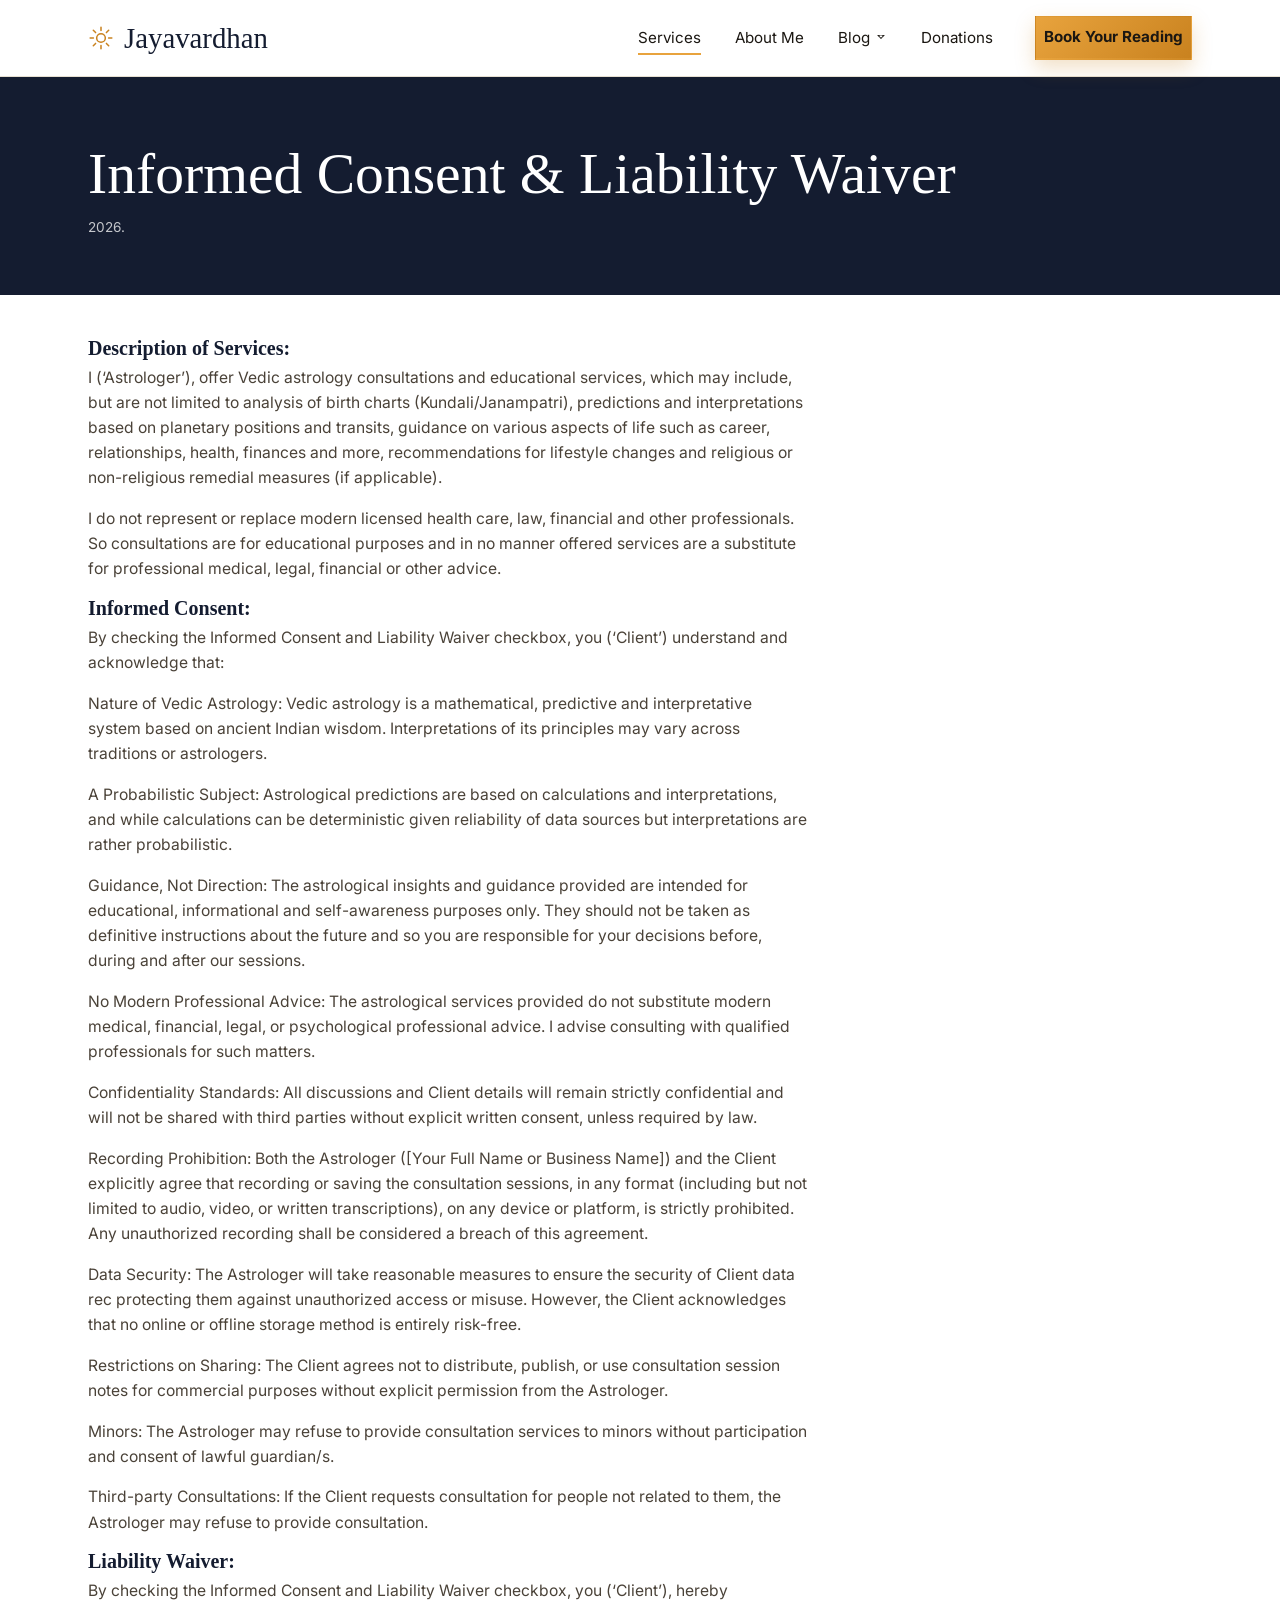
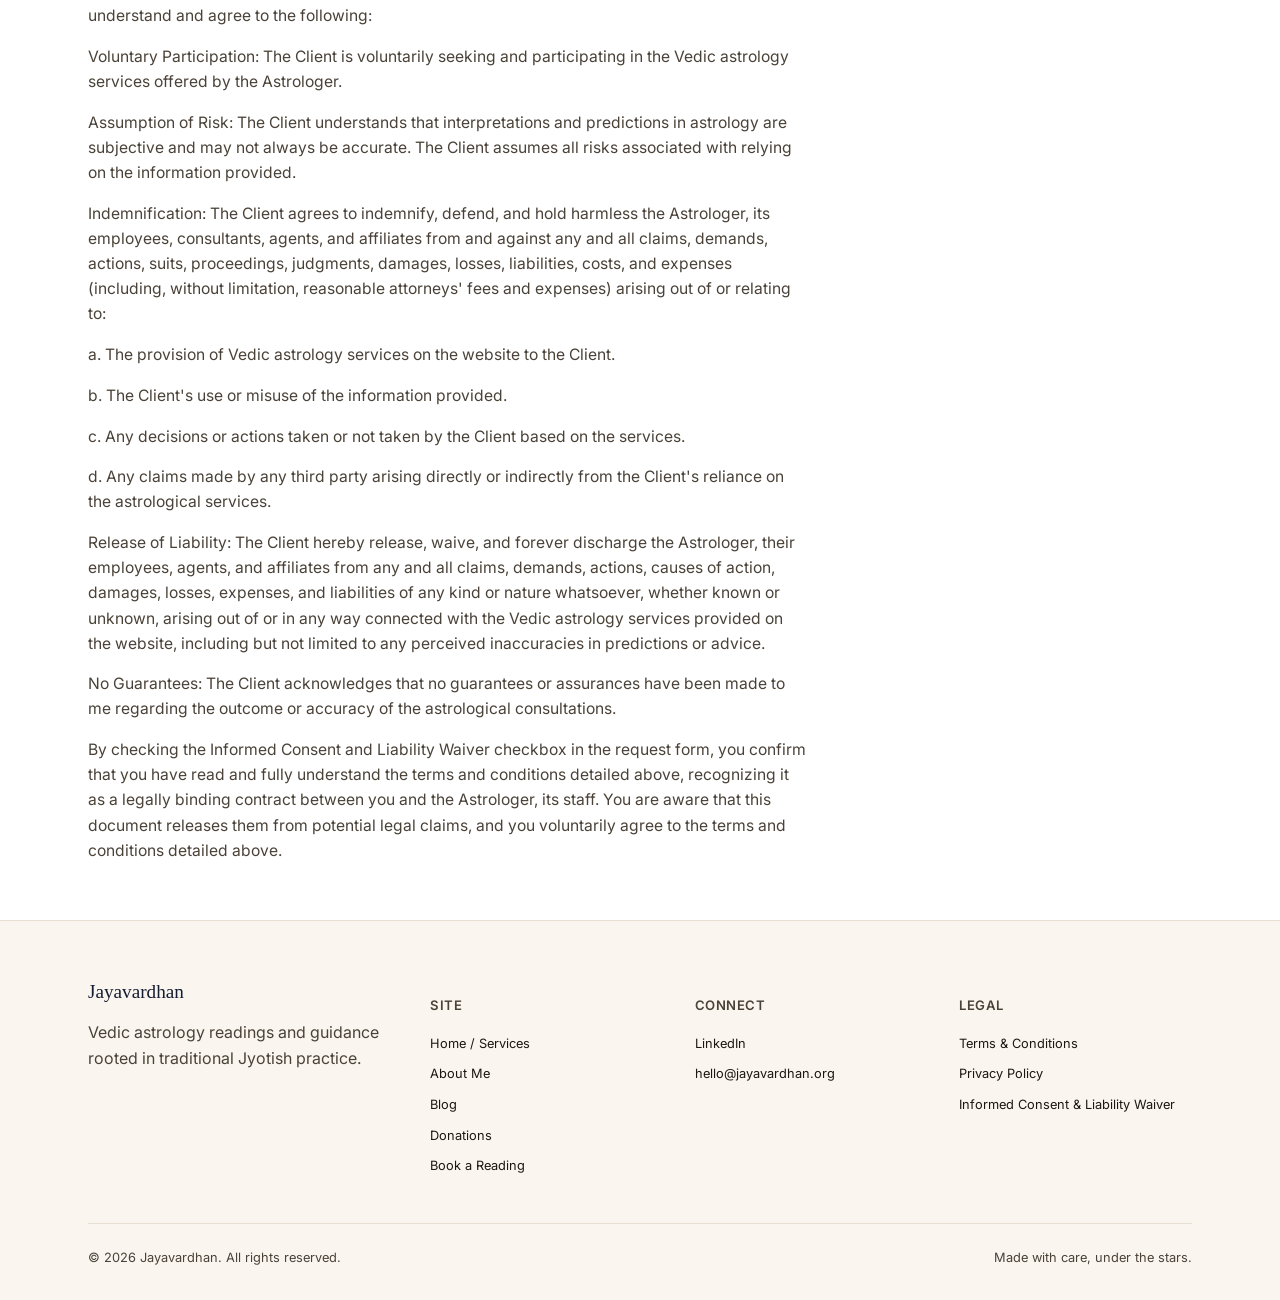
<file: consent.html>
<!DOCTYPE html>
<!--
  consent.html — Informed Consent & Liability Waiver
  ------------------------------------------------------------------
  PLACEHOLDER LEGAL TEXT — not written or reviewed by a lawyer.
  Replace the bracketed copy in the body below with real policy
  language (ideally reviewed by an actual lawyer) before relying on
  this page. Structure/styling is fine as-is; only the wording needs
  real content.
  ------------------------------------------------------------------
-->
<html lang="en">
<head>

<meta charset="UTF-8">
<meta name="viewport" content="width=device-width, initial-scale=1.0">
<title>Informed Consent &amp; Liability Waiver — Jayavardhan Vedic Astrology</title>
<meta name="description" content="Informed consent and liability waiver for astrology readings and consultations with [Your Astrology Brand].">
<link rel="icon" type="image/png" href="images/my-icon.png">
<link rel="preconnect" href="https://fonts.googleapis.com">
<link rel="preconnect" href="https://fonts.gstatic.com" crossorigin>
<link href="https://fonts.googleapis.com/css2?family=Fraunces:ital,wght@0,400;0,500;0,600;1,500&family=Inter:wght@400;500;600;700&display=swap" rel="stylesheet">
<link rel="stylesheet" href="css/style.css">
<style>
  .legal-body { max-width: 720px; }
  .legal-body h2 { font-size: 1.3rem; margin-top: 2em; }
  .legal-body p, .legal-body li { font-size: .98rem; color: var(--ink-soft); }
  .legal-updated { font-size: .85rem; color: var(--ink-soft); margin-bottom: 0; }
</style>
</head>
<body>

<header class="site-header">
  <div class="wrap">
    <a href="index.html" class="brand">
      <svg viewBox="0 0 24 24" fill="none" xmlns="http://www.w3.org/2000/svg" aria-hidden="true">
        <circle cx="12" cy="12" r="4" stroke="currentColor" stroke-width="1.4"/>
        <path d="M12 2v3M12 19v3M2 12h3M19 12h3M4.9 4.9l2.1 2.1M17 17l2.1 2.1M19.1 4.9 17 7M7 17l-2.1 2.1" stroke="currentColor" stroke-width="1.4" stroke-linecap="round"/>
      </svg>
      Jayavardhan
    </a>
    <nav>
      <button class="nav-toggle" aria-label="Toggle menu" aria-expanded="false">&#9776;</button>
      <ul class="nav-links">
        <li><a href="index.html" aria-current="page">Services</a></li>
        <!-- Blog dropdown: "nav-dropdown" is the hover/focus zone, the
             nested <ul class="nav-dropdown-menu"> is hidden by default
             and shown via CSS on hover or keyboard focus (see style.css).
             Entries below are hand-picked/hardcoded — update this list
             by hand whenever you want to feature a different post. -->
        <li><a href="about.html">About Me</a></li>
        <li class="nav-dropdown">
          <a href="blog.html">Blog <span class="nav-caret" aria-hidden="true">🢗</span></a>
          <ul class="nav-dropdown-menu">
            <li><a href="blog/post.html?slug=sri-rama">Sri Rama</a></li>
            <li><a href="blog/post.html?slug=achyutananda-dasa">Achyutānanda Dasa</a></li>
            <li><a href="blog/post.html?slug=alzheimers-research">Alzheimer's Research</a></li>
            <li><a href="blog/post.html?slug=prostate-research">Prostate Cancer</a></li>
            <li class="nav-dropdown-divider"><a href="blog.html">View All Posts &rarr;</a></li>
          </ul>
        </li>
        <!--<li><a href="horoscope.html">Monthly Horoscope</a></li>-->
        <li><a href="donations.html">Donations</a></li>
        <!--<li><a href="book-reading.html">Book a Reading</a></li>-->
        <li class="nav-cta"><a href="book-reading.html" class="btn btn--primary" style="padding: 8px">Book Your Reading</a></li>
      </ul>
    </nav>
  </div>
</header>

<section class="page-header">
  <div class="wrap">
    <h1>Informed Consent &amp; Liability Waiver</h1>
    <p class="legal-updated" style="color:rgba(255,255,255,.75)">2026.</p>
  </div>
</section>

<section class="section">
  <div class="wrap">
    <div class="legal-body">
      <h3>Description of Services:</h3>
      <p>I (‘Astrologer’), offer Vedic astrology consultations and educational services, which may include, but are not limited to analysis of birth charts (Kundali/Janampatri), predictions and interpretations based on planetary positions and transits, guidance on various aspects of life such as career, relationships, health, finances and more, recommendations for lifestyle changes and religious or non-religious remedial measures (if applicable). </p>
      <p>I do not represent or replace modern licensed health care, law, financial and other professionals. So consultations are for educational purposes and in no manner offered services are a substitute for professional medical, legal, financial or other advice.</p>
      <h3>Informed Consent:</h3>
      <p>By checking the Informed Consent and Liability Waiver checkbox, you (‘Client’) understand and acknowledge that:</p>
      <p>Nature of Vedic Astrology: Vedic astrology is a mathematical, predictive and interpretative system based on ancient Indian wisdom. Interpretations of its principles may vary across traditions or astrologers.</p>
      <p>A Probabilistic Subject: Astrological predictions are based on calculations and interpretations, and while calculations can be deterministic given reliability of data sources but interpretations are rather probabilistic. </p>
      <p>Guidance, Not Direction: The astrological insights and guidance provided are intended for educational, informational and self-awareness purposes only. They should not be taken as definitive instructions about the future and so you are responsible for your decisions before, during and after our sessions.</p>
      <p>No Modern Professional Advice: The astrological services provided do not substitute modern medical, financial, legal, or psychological professional advice. I advise consulting with qualified professionals for such matters.</p>
      <p>Confidentiality Standards: All discussions and Client details will remain strictly confidential and will not be shared with third parties without explicit written consent, unless required by law.</p>
      <p>Recording Prohibition: Both the Astrologer ([Your Full Name or Business Name]) and the Client explicitly agree that recording or saving the consultation sessions, in any format (including but not limited to audio, video, or written transcriptions), on any device or platform, is strictly prohibited. Any unauthorized recording shall be considered a breach of this agreement. </p>
      <p>Data Security: The Astrologer will take reasonable measures to ensure the security of Client data rec protecting them against unauthorized access or misuse. However, the Client acknowledges that no online or offline storage method is entirely risk-free.  </p>
      <p>Restrictions on Sharing: The Client agrees not to distribute, publish, or use consultation session notes for commercial purposes without explicit permission from the Astrologer.</p>
      <p>Minors: The Astrologer may refuse to provide consultation services to minors without participation and consent of lawful guardian/s.</p>
      <p>Third-party Consultations: If the Client requests consultation for people not related to them, the Astrologer may refuse to provide consultation.</p>

      <h3>Liability Waiver:</h3>
      <p>By checking the Informed Consent and Liability Waiver checkbox, you (‘Client’), hereby understand and agree to the following:</p>
      <p>Voluntary Participation: The Client is voluntarily seeking and participating in the Vedic astrology services offered by the Astrologer.</p>
      <p>Assumption of Risk: The Client understands that interpretations and predictions in astrology are subjective and may not always be accurate. The Client assumes all risks associated with relying on the information provided.</p>
      <p>Indemnification: The Client agrees to indemnify, defend, and hold harmless the Astrologer, its employees, consultants, agents, and affiliates from and against any and all claims, demands, actions, suits, proceedings, judgments, damages, losses, liabilities, costs, and expenses (including, without limitation, reasonable attorneys' fees and expenses) arising out of or relating to:  </p>
      <p>a. The provision of Vedic astrology services on the website to the Client. </p>
      <p>b. The Client's use or misuse of the information provided. </p>
      <p>c. Any decisions or actions taken or not taken by the Client based on the services.</p>
      <p>d. Any claims made by any third party arising directly or indirectly from the Client's reliance on the astrological services.</p>
      <p>Release of Liability: The Client hereby release, waive, and forever discharge the Astrologer, their employees, agents, and affiliates from any and all claims, demands, actions, causes of action, damages, losses, expenses, and liabilities of any kind or nature whatsoever, whether known or unknown, arising out of or in any way connected with the Vedic astrology services provided on the website, including but not limited to any perceived inaccuracies in predictions or advice.</p>
      <p>No Guarantees: The Client acknowledges that no guarantees or assurances have been made to me regarding the outcome or accuracy of the astrological consultations.</p>
      <p></p>
      <p>By checking the Informed Consent and Liability Waiver checkbox in the request form, you confirm that you have read and fully understand the terms and conditions detailed above, recognizing it as a legally binding contract between you and the Astrologer, its staff. You are aware that this document releases them from potential legal claims, and you voluntarily agree to the terms and conditions detailed above.</p>

  
      <!--
      <p>[Placeholder — replace with your real consent/waiver language, ideally reviewed by a professional where relevant.] By booking and participating in a reading, consultation, or course, you acknowledge and agree to the following.</p>
      <h2>Purpose of Readings</h2>
      <p>Vedic astrology readings are offered for guidance, self-reflection, and educational purposes. They reflect traditional astrological interpretation and are not scientifically validated predictions of future events.</p>
      <h2>Not a Substitute for Professional Advice</h2>
      <p>Readings are not a substitute for medical, mental health, legal, or financial advice. Please consult a qualified professional for decisions in those areas.</p>
      <h2>Personal Responsibility</h2>
      <p>You understand that any decisions made based on a reading or consultation are made at your own discretion and responsibility. [Your Astrology Brand] is not liable for outcomes resulting from those decisions.</p>
      <h2>Confidentiality</h2>
      <p>Birth details and personal information shared during a reading are kept confidential and used only for the purposes of that reading, per our Privacy Policy.</p>
      <h2>Acknowledgment</h2>
      <p>By booking a session, you confirm that you have read and understood this waiver and consent to proceed on these terms.</p>
    -->
    </div>
  </div>
</section>

<footer class="site-footer">
  <div class="wrap">
    <div class="footer-grid">
      <div>
        <div class="footer-brand">Jayavardhan</div>
        <p>Vedic astrology readings and guidance rooted in traditional Jyotish practice.</p>
      </div>
      <div class="footer-col">
        <h4>Site</h4>
        <ul>
          <li><a href="index.html">Home / Services</a></li>
          <li><a href="about.html">About Me</a></li>
          <li><a href="blog.html">Blog</a></li>
          <!--<li><a href="horoscope.html">Monthly Horoscope</a></li>-->
          <li><a href="donations.html">Donations</a></li>
          <li><a href="book-reading.html">Book a Reading</a></li>
        </ul>
      </div>
      <div class="footer-col">
        <h4>Connect</h4>
        <ul>
          <!--<li><a href="#"  target="_blank" rel="noopener noreferrer">YouTube</a></li>
          <li><a href="https://www.instagram.com/jayavardhan_astrology/"  target="_blank" rel="noopener noreferrer"">Instagram</a></li>
          <li><a href="https://x.com/_Jayavardhan" target="_blank" rel="noopener noreferrer">Twitter</a></li>-->
          <li><a href="https://www.linkedin.com/company/jayavardhan-astrology" target="_blank" rel="noopener noreferrer">LinkedIn</a></li>
          <li><a href="mailto:hello@jayavardhan.org">hello@jayavardhan.org</a></li>
        </ul>
      </div>
      <div class="footer-col">
        <h4>Legal</h4>
        <ul>
          <li><a href="terms.html">Terms &amp; Conditions</a></li>
          <li><a href="privacy.html">Privacy Policy</a></li>
          <li><a href="consent.html">Informed Consent &amp; Liability Waiver</a></li>
        </ul>
      </div>
    </div>
    <div class="footer-bottom">
      <span>&copy; <span id="year"></span> Jayavardhan. All rights reserved.</span>
      <span>Made with care, under the stars.</span>
    </div>
  </div>
</footer>

<script src="js/nav.js"></script>
<script>document.getElementById('year').textContent = new Date().getFullYear();</script>
</body>
</html>
</file>
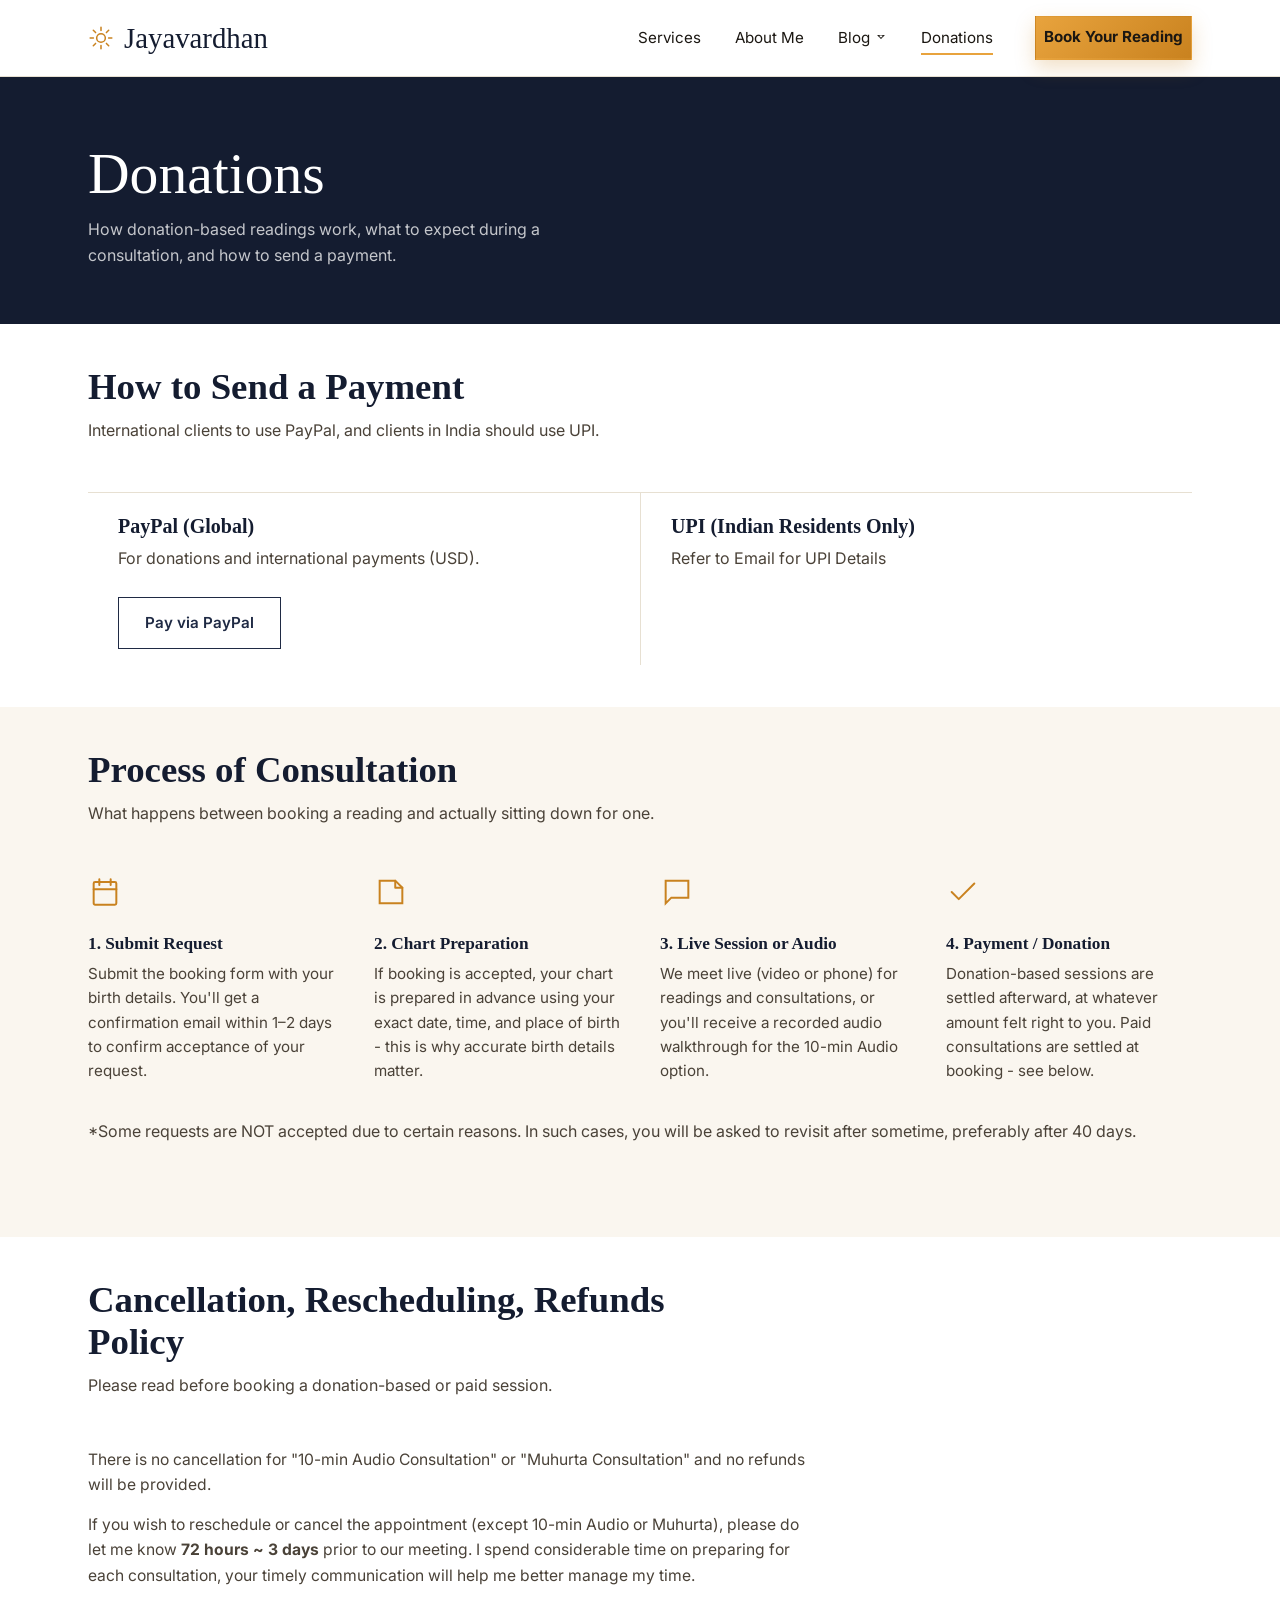
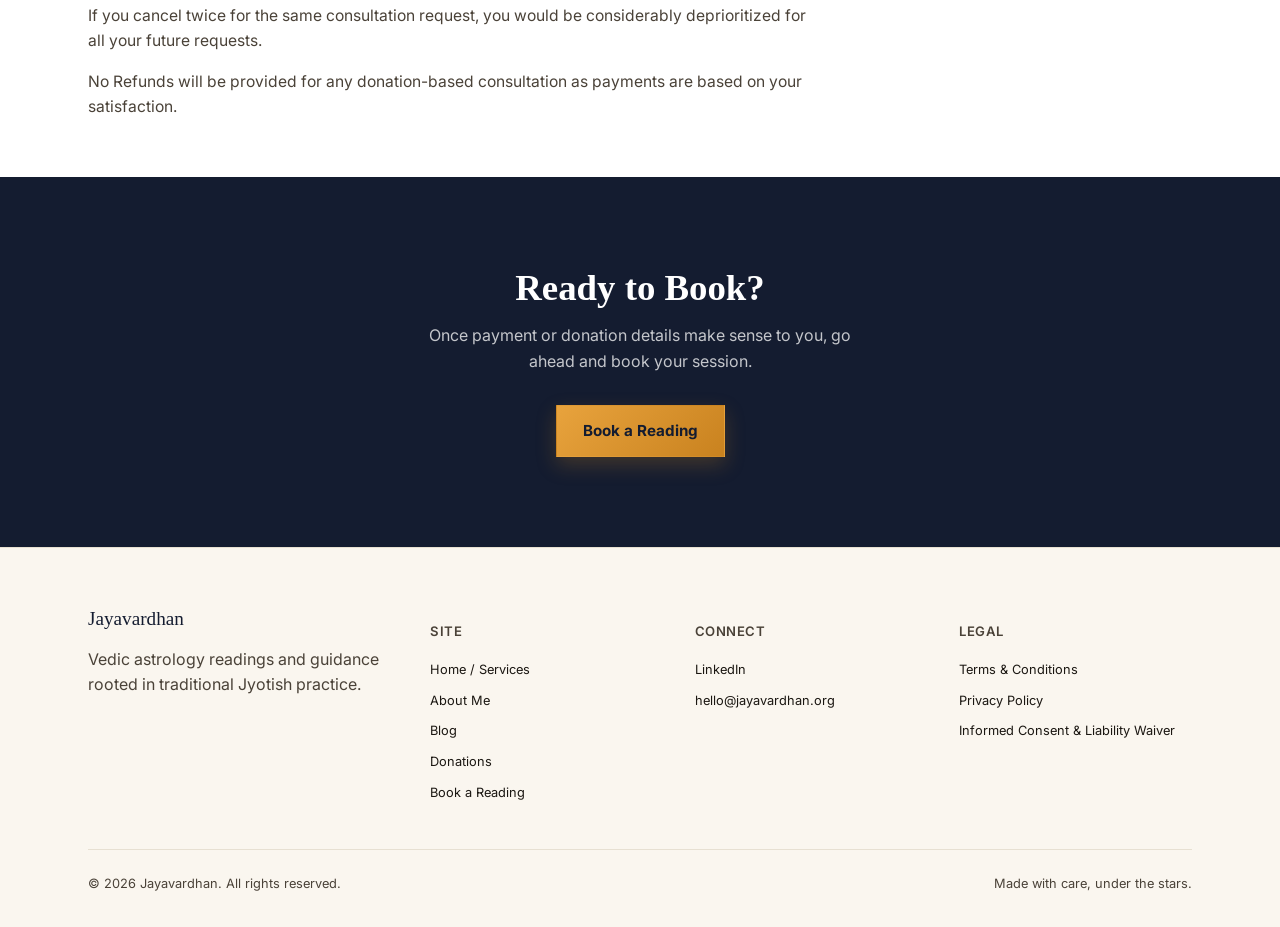
<file: donations.html>
<!DOCTYPE html>
<!--
  donations.html — Donations
  ------------------------------------------------------------------
  Payments/donations info page. Fully static (no JS data-loading like
  blog.html/horoscope.html) since this content changes rarely. Reuses
  existing site components rather than inventing new ones:
    - .page-header            same dark banner as other interior pages
    - .section-head           same section title/subtitle pattern as Home
    - .icon-grid / .icon-item  same 4-up icon list as Home's Features section
    - .legal-body              same plain-prose text block as terms/privacy/consent
    - .nak-list / .nak-row     same hairline-divided row list as Monthly Horoscope
  Only a small "Payments" block of CSS is new (added to css/style.css,
  clearly commented there) for the PayPal/UPI two-column layout and
  the QR code image box — everything else below is existing classes.
  ------------------------------------------------------------------
-->
<html lang="en">
<head>

<meta charset="UTF-8">
<meta name="viewport" content="width=device-width, initial-scale=1.0">
<title>Donations — Jayavardhan Vedic Astrology</title>
<meta name="description" content="Cancellation policy, what to expect during a consultation, and how to send a donation or payment.">
<link rel="icon" type="image/png" href="images/my-icon.png">
<link rel="preconnect" href="https://fonts.googleapis.com">
<link rel="preconnect" href="https://fonts.gstatic.com" crossorigin>
<link href="https://fonts.googleapis.com/css2?family=Fraunces:ital,wght@0,400;0,500;0,600;1,500&family=Inter:wght@400;500;600;700&display=swap" rel="stylesheet">
<link rel="stylesheet" href="css/style.css">

</head>
<body>

<header class="site-header">
  <div class="wrap">
    <a href="index.html" class="brand">
      <svg viewBox="0 0 24 24" fill="none" xmlns="http://www.w3.org/2000/svg" aria-hidden="true">
        <circle cx="12" cy="12" r="4" stroke="currentColor" stroke-width="1.4"/>
        <path d="M12 2v3M12 19v3M2 12h3M19 12h3M4.9 4.9l2.1 2.1M17 17l2.1 2.1M19.1 4.9 17 7M7 17l-2.1 2.1" stroke="currentColor" stroke-width="1.4" stroke-linecap="round"/>
      </svg>
      Jayavardhan
    </a>
    <nav>
      <button class="nav-toggle" aria-label="Toggle menu" aria-expanded="false">&#9776;</button>
      <ul class="nav-links">
        <li><a href="index.html">Services</a></li>
        <!-- Blog dropdown: "nav-dropdown" is the hover/focus zone, the
             nested <ul class="nav-dropdown-menu"> is hidden by default
             and shown via CSS on hover or keyboard focus (see style.css).
             Entries below are hand-picked/hardcoded — update this list
             by hand whenever you want to feature a different post. -->
        <li><a href="about.html">About Me</a></li>
        <li class="nav-dropdown">
          <a href="blog.html">Blog <span class="nav-caret" aria-hidden="true">🢗</span></a>
          <ul class="nav-dropdown-menu">
            <li><a href="blog/post.html?slug=sri-rama">Sri Rama</a></li>
            <li><a href="blog/post.html?slug=achyutananda-dasa">Achyutānanda Dasa</a></li>
            <li><a href="blog/post.html?slug=alzheimers-research">Alzheimer's Research</a></li>
            <li><a href="blog/post.html?slug=prostate-research">Prostate Cancer</a></li>
            <li class="nav-dropdown-divider"><a href="blog.html">View All Posts &rarr;</a></li>
          </ul>
        </li>
        <!--<li><a href="horoscope.html">Monthly Horoscope</a></li>-->
        <li><a href="donations.html" aria-current="page">Donations</a></li>
        <!--<li><a href="book-reading.html">Book a Reading</a></li>-->
        <li class="nav-cta"><a href="book-reading.html" class="btn btn--primary" style="padding: 8px">Book Your Reading</a></li>
      </ul>
    </nav>
  </div>
</header>

<section class="page-header">
  <div class="wrap">
    <h1>Donations</h1>
    <p>How donation-based readings work, what to expect during a consultation, and how to send a payment.</p>
  </div>
</section>


<!-- ============ PAYMENTS: PAYPAL & UPI ============ -->
<section class="section">
  <div class="wrap">
    <div class="section-head">
      <h2>How to Send a Payment</h2>
      <p>International clients to use PayPal, and clients in India should use UPI.</p>
    </div>

    <div class="pay-grid">

      <div class="pay-card">
        <h3>PayPal (Global)</h3>
        <p>For donations and international payments (USD).</p>
        <a href="https://www.paypal.com/ncp/payment/ACG3SCUCF9BJ4" class="btn btn--ghost" target="_blank" rel="noopener">Pay via PayPal</a>
        <!--<p class="pay-note">Replace this link with your real PayPal.me link or business PayPal email before publishing.</p>-->
      </div>

      <div class="pay-card">
        <h3>UPI (Indian Residents Only)</h3>
        <p>Refer to Email for UPI Details</p>
        <!--<p>Scan the QR code below with any UPI app (GPay, PhonePe, Paytm, etc.), or use the UPI ID directly.</p>
        <div class="pay-qr">-->
          <!-- Replace images/upi-qr.png with your real UPI QR code image 
          <img src="images/upi-qr.png" alt="UPI QR code for payments" loading="lazy">
        </div>
        <p class="pay-upi-id">UPI ID: <strong>yourhandle@upi</strong></p>
        <p class="pay-note">Replace the QR image and UPI ID above with your real ones before publishing.</p>-->
      </div>

    </div>
  </div>
</section>


<!-- ============ PROCESS OF CONSULTATION ============ -->
<section class="section section--tint">
  <div class="wrap">
    <div class="section-head">
      <h2>Process of Consultation</h2>
      <p>What happens between booking a reading and actually sitting down for one.</p>
    </div>
    <!-- Reusing the same icon-grid/icon-item pattern as Home's Features
         section — just four sequential steps instead of four features. -->
    <div class="icon-grid">
      <div class="icon-item">
        <svg viewBox="0 0 24 24" fill="none" stroke="currentColor" stroke-width="1.4"><rect x="4" y="5" width="16" height="16" rx="1"/><path d="M4 10h16M8 3v4M16 3v4" stroke-linecap="round"/></svg>
        <h3>1. Submit Request</h3>
        <p>Submit the booking form with your birth details. You'll get a confirmation email within 1–2 days to confirm acceptance of your request.</p>
      </div>
      <div class="icon-item">
        <svg viewBox="0 0 24 24" fill="none" stroke="currentColor" stroke-width="1.4"><path d="M4 4h11l5 5v11H4z"/><path d="M15 4v5h5" stroke-linecap="round" stroke-linejoin="round"/></svg>
        <h3>2. Chart Preparation</h3>
        <p>If booking is accepted, your chart is prepared in advance using your exact date, time, and place of birth - this is why accurate birth details matter.</p>
      </div>
      <div class="icon-item">
        <svg viewBox="0 0 24 24" fill="none" stroke="currentColor" stroke-width="1.4"><path d="M4 4v16l4-4h12V4z"/></svg>
        <h3>3. Live Session or Audio</h3>
        <p>We meet live (video or phone) for readings and consultations, or you'll receive a recorded audio walkthrough for the 10-min Audio option.</p>
      </div>
      <div class="icon-item">
        <svg viewBox="0 0 24 24" fill="none" stroke="currentColor" stroke-width="1.4"><path d="M20 6 9 17l-5-5" stroke-linecap="round" stroke-linejoin="round"/></svg>
        <h3>4. Payment / Donation</h3>
        <p>Donation-based sessions are settled afterward, at whatever amount felt right to you. Paid consultations are settled at booking - see below.</p>
      </div>
    </div>
    <p style="padding: 35px 0px;">*Some requests are NOT accepted due to certain reasons. In such cases, you will be asked to revisit after sometime, preferably after 40 days.</p>
  </div>
</section>

<!-- ============ CANCELLATION POLICY ============ -->
<section class="section">
  <div class="wrap">
    <div class="section-head">
      <h2>Cancellation, Rescheduling, Refunds Policy</h2>
      <p>Please read before booking a donation-based or paid session.</p>
    </div>
    <div class="legal-body">
      <p>There is no cancellation for "10-min Audio Consultation" or "Muhurta Consultation" and no refunds will be provided.</p>
      <p>If you wish to reschedule or cancel the appointment (except 10-min Audio or Muhurta), please do let me know <b>72 hours ~ 3 days</b> prior to our meeting. I spend considerable time on preparing for each consultation, your timely communication will help me better manage my time.</p>
      <p>If you cancel twice for the same consultation request, you would be considerably deprioritized for all your future requests.</p>
      <p>No Refunds will be provided for any donation-based consultation as payments are based on your satisfaction.</p>
    </div>
  </div>
</section>



<section class="cta-band">
  <div class="wrap">
    <h2>Ready to Book?</h2>
    <p>Once payment or donation details make sense to you, go ahead and book your session.</p>
    <a href="book-reading.html" class="btn btn--primary">Book a Reading</a>
  </div>
</section>

<footer class="site-footer">
  <div class="wrap">
    <div class="footer-grid">
      <div>
        <div class="footer-brand">Jayavardhan</div>
        <p>Vedic astrology readings and guidance rooted in traditional Jyotish practice.</p>
      </div>
      <div class="footer-col">
        <h4>Site</h4>
        <ul>
          <li><a href="index.html">Home / Services</a></li>
          <li><a href="about.html">About Me</a></li>
          <li><a href="blog.html">Blog</a></li>
          <!--<li><a href="horoscope.html">Monthly Horoscope</a></li>-->
          <li><a href="donations.html">Donations</a></li>
          <li><a href="book-reading.html">Book a Reading</a></li>
        </ul>
      </div>
      <div class="footer-col">
        <h4>Connect</h4>
        <ul>
          <!--<li><a href="#"  target="_blank" rel="noopener noreferrer">YouTube</a></li>
          <li><a href="https://www.instagram.com/jayavardhan_astrology/"  target="_blank" rel="noopener noreferrer"">Instagram</a></li>
          <li><a href="https://x.com/_Jayavardhan" target="_blank" rel="noopener noreferrer">Twitter</a></li>-->
          <li><a href="https://www.linkedin.com/company/jayavardhan-astrology" target="_blank" rel="noopener noreferrer">LinkedIn</a></li>
          <li><a href="mailto:hello@jayavardhan.org">hello@jayavardhan.org</a></li>
        </ul>
      </div>
      <div class="footer-col">
        <h4>Legal</h4>
        <ul>
          <li><a href="terms.html">Terms &amp; Conditions</a></li>
          <li><a href="privacy.html">Privacy Policy</a></li>
          <li><a href="consent.html">Informed Consent &amp; Liability Waiver</a></li>
        </ul>
      </div>
    </div>
    <div class="footer-bottom">
      <span>&copy; <span id="year"></span> Jayavardhan. All rights reserved.</span>
      <span>Made with care, under the stars.</span>
    </div>
  </div>
</footer>

<script src="js/nav.js"></script>
<script>document.getElementById('year').textContent = new Date().getFullYear();</script>
</body>
</html>
</file>
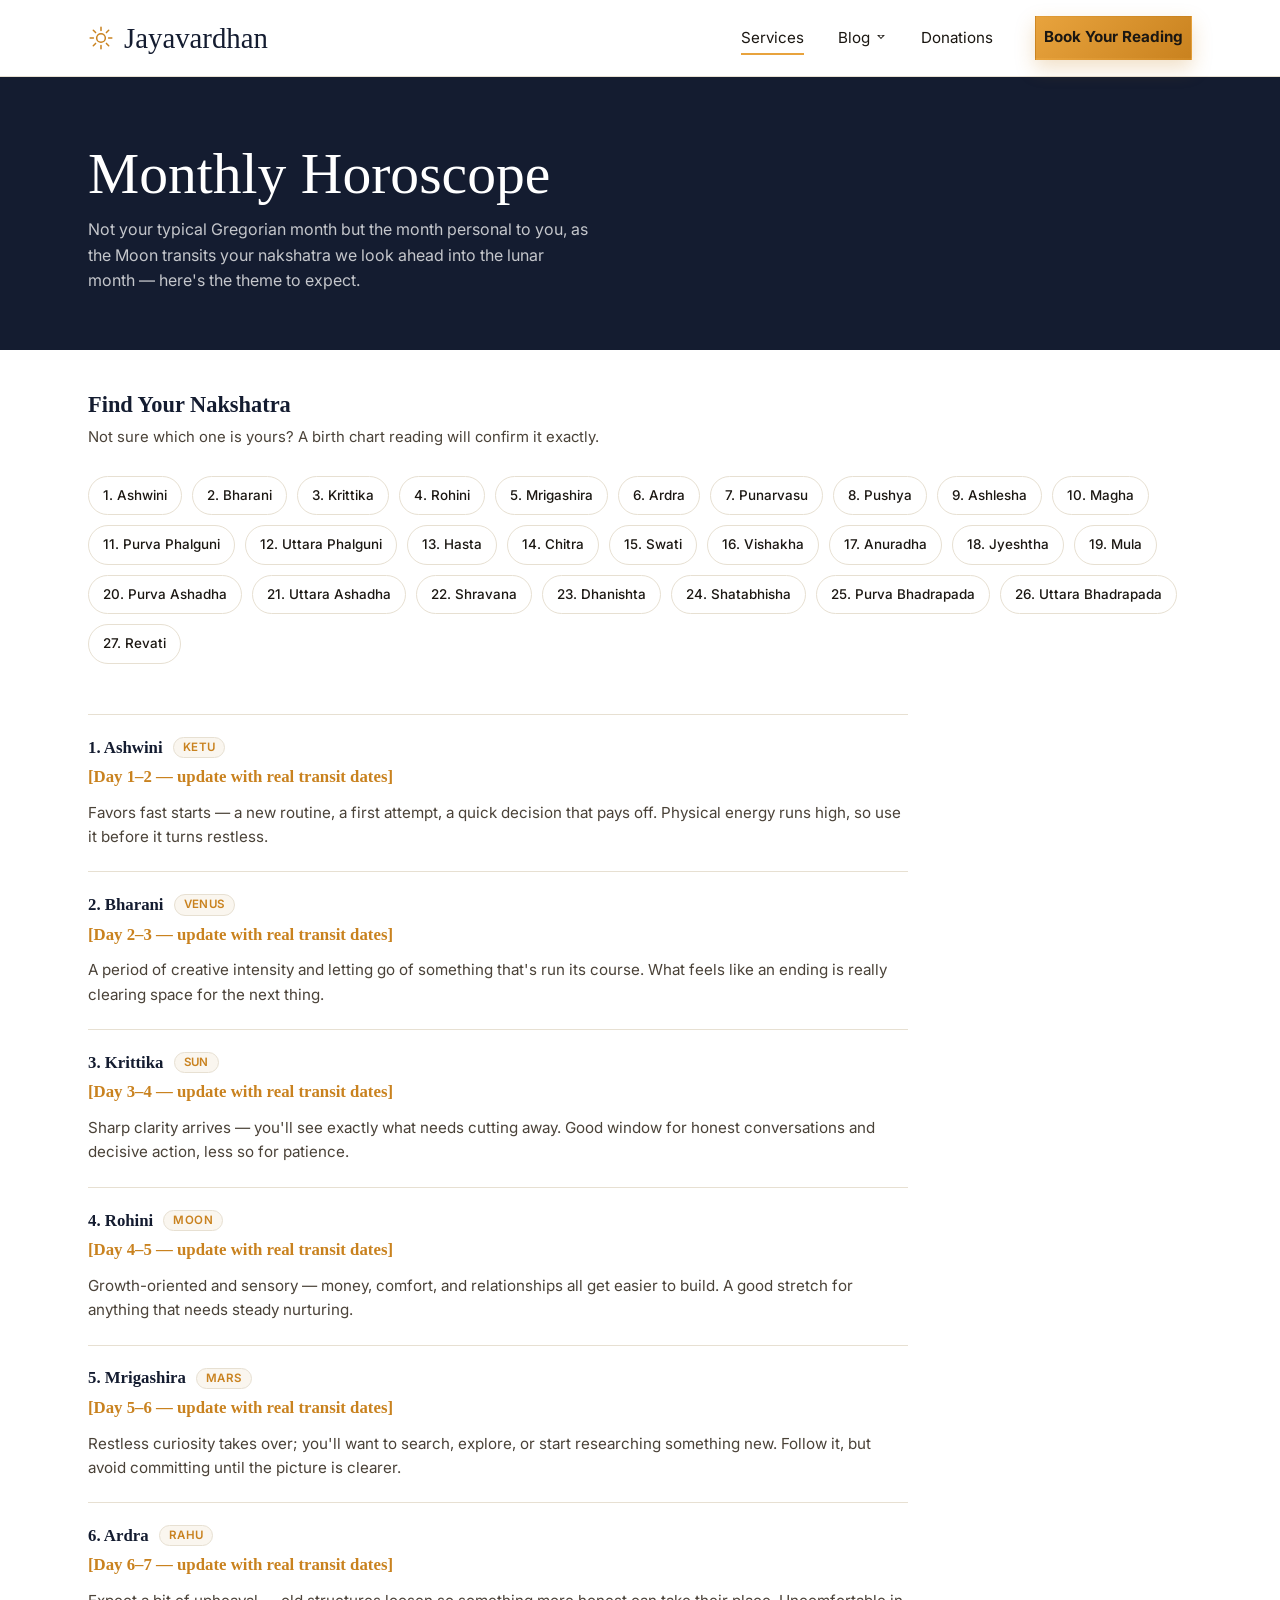
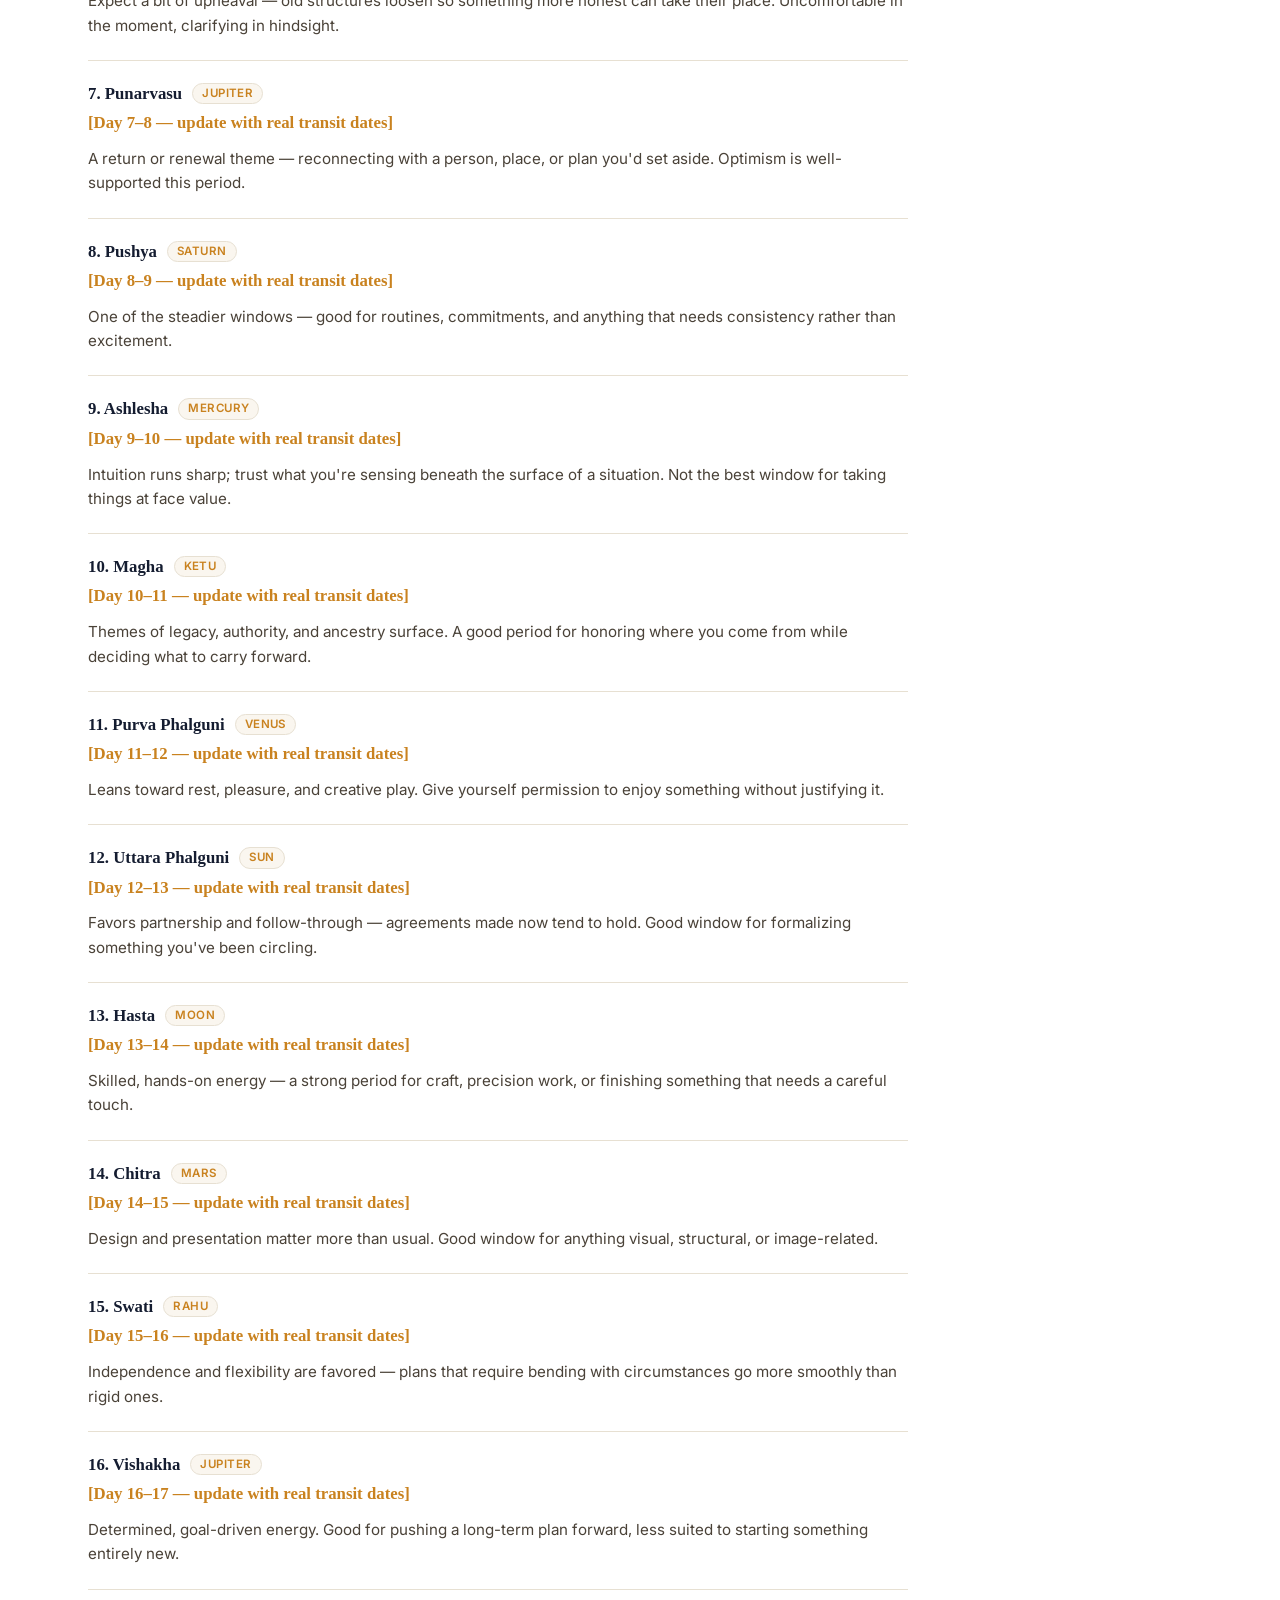
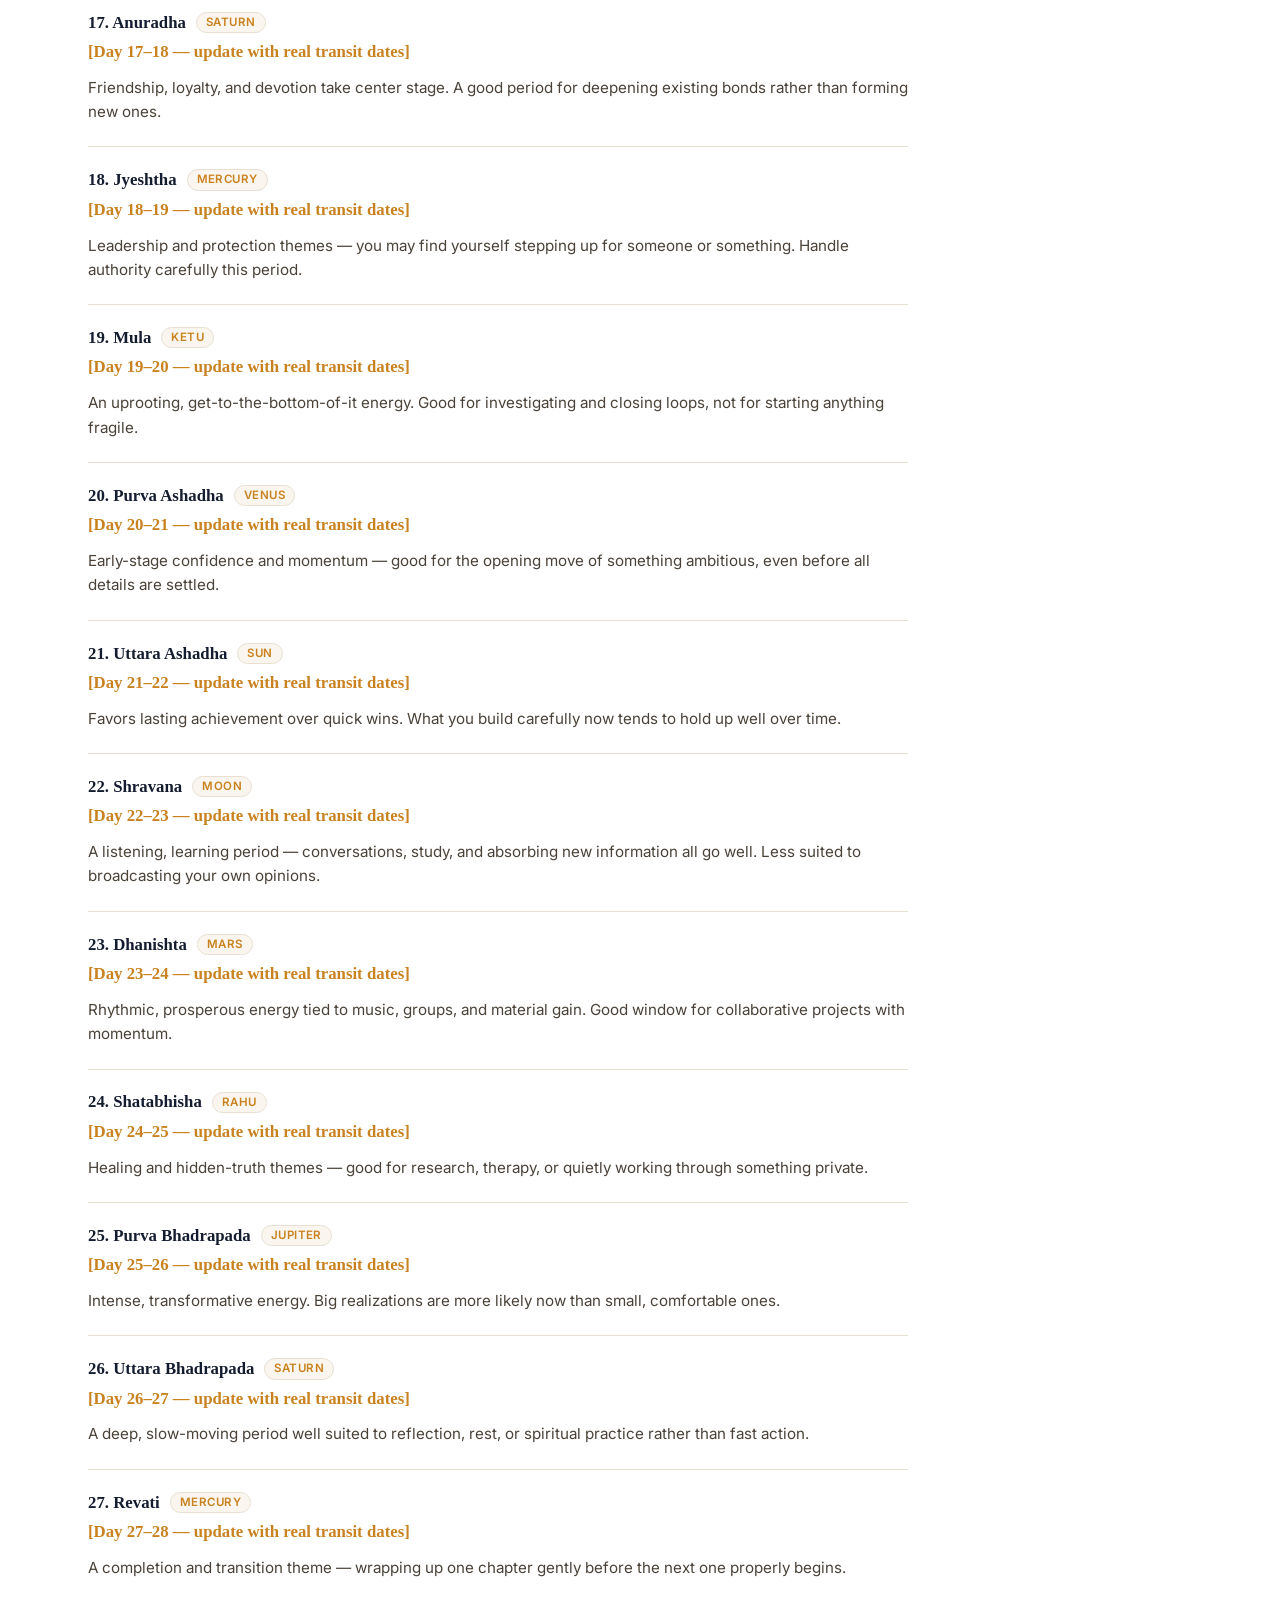
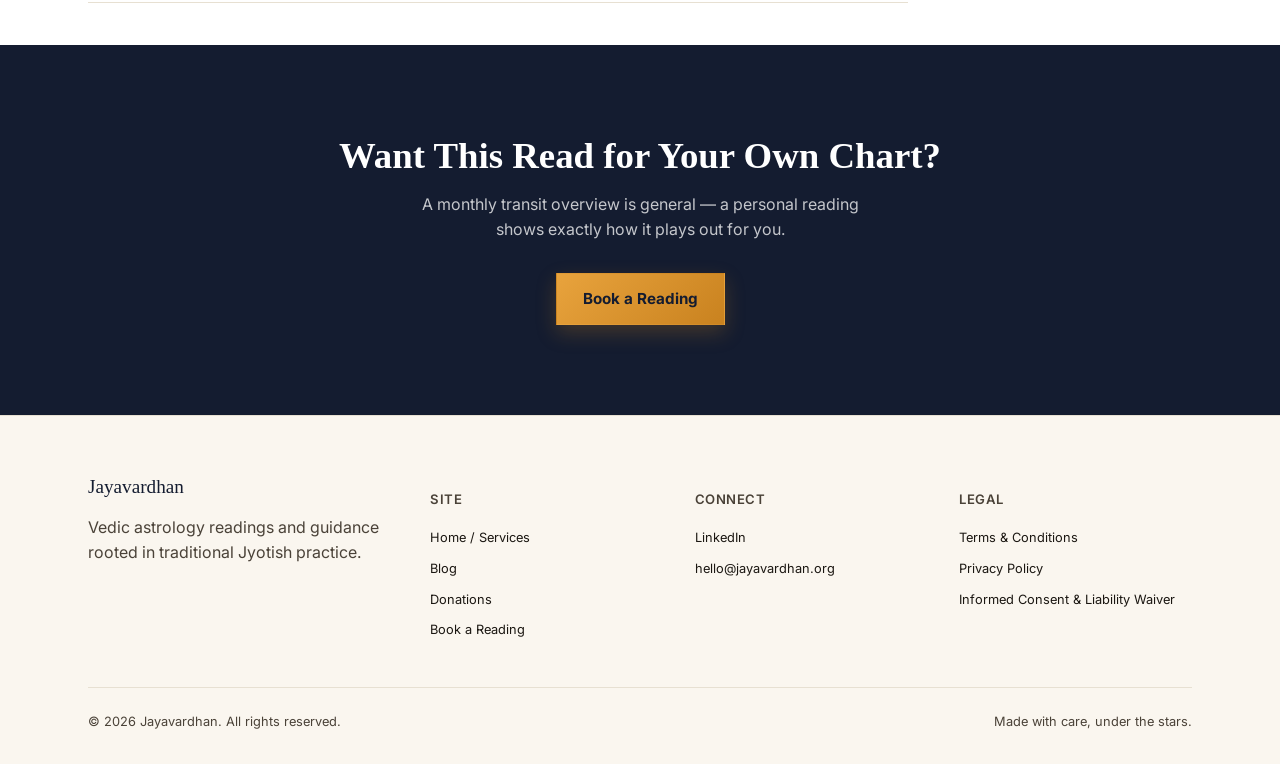
<file: horoscope.html>
<!DOCTYPE html>
<!--
  horoscope.html — Monthly Horoscope
  ------------------------------------------------------------------
  Lists all 27 nakshatras with their ruling planet, this month's
  transit date range, and a short prediction — plus a "Find Your
  Nakshatra" row of jump-link buttons at the top. Both the button
  row and the full list are rendered by js/horoscope.js from
  data/horoscope.json (editable via /admin or by hand). The content
  hard-coded in this file is a static fallback — see the comment
  inside #nak-jump-grid below for why it's there.
  ------------------------------------------------------------------
-->
<html lang="en">
<head>
<meta charset="UTF-8">
<meta name="viewport" content="width=device-width, initial-scale=1.0">
<title>Monthly Horoscope — Jayavardhan Vedic Astrology</title>
<meta name="description" content="Monthly nakshatra-by-nakshatra predictions as the Moon transits through all 27 nakshatras.">
<link rel="icon" type="image/png" href="images/my-icon.png">
<link rel="preconnect" href="https://fonts.googleapis.com">
<link rel="preconnect" href="https://fonts.gstatic.com" crossorigin>
<link href="https://fonts.googleapis.com/css2?family=Fraunces:ital,wght@0,400;0,500;0,600;1,500&family=Inter:wght@400;500;600;700&display=swap" rel="stylesheet">
<link rel="stylesheet" href="css/style.css">
</head>
<body>

<header class="site-header">
  <div class="wrap">
    <a href="index.html" class="brand">
      <svg viewBox="0 0 24 24" fill="none" xmlns="http://www.w3.org/2000/svg" aria-hidden="true">
        <circle cx="12" cy="12" r="4" stroke="currentColor" stroke-width="1.4"/>
        <path d="M12 2v3M12 19v3M2 12h3M19 12h3M4.9 4.9l2.1 2.1M17 17l2.1 2.1M19.1 4.9 17 7M7 17l-2.1 2.1" stroke="currentColor" stroke-width="1.4" stroke-linecap="round"/>
      </svg>
      Jayavardhan
    </a>
    <nav>
      <button class="nav-toggle" aria-label="Toggle menu" aria-expanded="false">&#9776;</button>
      <ul class="nav-links">
        <li><a href="index.html" aria-current="page">Services</a></li>
        <!-- Blog dropdown: "nav-dropdown" is the hover/focus zone, the
             nested <ul class="nav-dropdown-menu"> is hidden by default
             and shown via CSS on hover or keyboard focus (see style.css).
             Entries below are hand-picked/hardcoded — update this list
             by hand whenever you want to feature a different post. -->
        <li class="nav-dropdown">
          <a href="blog.html">Blog <span class="nav-caret" aria-hidden="true">🢗</span></a>
          <ul class="nav-dropdown-menu">
            <li><a href="blog/post.html?slug=sri-rama">Sri Rama</a></li>
            <li><a href="blog/post.html?slug=achyutananda-dasa">Achyutānanda Dasa</a></li>
            <li><a href="blog/post.html?slug=alzheimers-research">Alzheimer's Research</a></li>
            <li><a href="blog/post.html?slug=prostate-research">Prostate Cancer</a></li>
            <li class="nav-dropdown-divider"><a href="blog.html">View All Posts &rarr;</a></li>
          </ul>
        </li>
        <!--<li><a href="horoscope.html">Monthly Horoscope</a></li>-->
        <li><a href="donations.html">Donations</a></li>
        <!--<li><a href="book-reading.html">Book a Reading</a></li>-->
        <li class="nav-cta"><a href="book-reading.html" class="btn btn--primary" style="padding: 8px">Book Your Reading</a></li>
      </ul>
    </nav>
  </div>
</header>

<section class="page-header">
  <div class="wrap">
    <h1>Monthly Horoscope</h1>
    <p>Not your typical Gregorian month but the month personal to you, as the Moon transits your nakshatra we look ahead into the lunar month &mdash; here's the theme to expect.</p>
  </div>
</section>

<section class="section" style="padding-bottom:0">
  <div class="wrap">
    <div class="nak-jump">
      <h2 class="nak-jump-title">Find Your Nakshatra</h2>
      <p class="nak-jump-sub">Not sure which one is yours? A birth chart reading will confirm it exactly.</p>
      <div class="nak-jump-grid" id="nak-jump-grid">
      <!--
        STATIC FALLBACK CONTENT.
        js/horoscope.js overwrites everything inside this div (and #nak-list below)
        as soon as it successfully fetches data/horoscope.json. This fallback exists
        so the page never looks empty — same reasoning as the blog page, see the
        comment there and the README's "previewing locally" note.
      -->
        <a href="#nak-ashwini" class="nak-jump-btn">1. Ashwini</a>
        <a href="#nak-bharani" class="nak-jump-btn">2. Bharani</a>
        <a href="#nak-krittika" class="nak-jump-btn">3. Krittika</a>
        <a href="#nak-rohini" class="nak-jump-btn">4. Rohini</a>
        <a href="#nak-mrigashira" class="nak-jump-btn">5. Mrigashira</a>
        <a href="#nak-ardra" class="nak-jump-btn">6. Ardra</a>
        <a href="#nak-punarvasu" class="nak-jump-btn">7. Punarvasu</a>
        <a href="#nak-pushya" class="nak-jump-btn">8. Pushya</a>
        <a href="#nak-ashlesha" class="nak-jump-btn">9. Ashlesha</a>
        <a href="#nak-magha" class="nak-jump-btn">10. Magha</a>
        <a href="#nak-purva-phalguni" class="nak-jump-btn">11. Purva Phalguni</a>
        <a href="#nak-uttara-phalguni" class="nak-jump-btn">12. Uttara Phalguni</a>
        <a href="#nak-hasta" class="nak-jump-btn">13. Hasta</a>
        <a href="#nak-chitra" class="nak-jump-btn">14. Chitra</a>
        <a href="#nak-swati" class="nak-jump-btn">15. Swati</a>
        <a href="#nak-vishakha" class="nak-jump-btn">16. Vishakha</a>
        <a href="#nak-anuradha" class="nak-jump-btn">17. Anuradha</a>
        <a href="#nak-jyeshtha" class="nak-jump-btn">18. Jyeshtha</a>
        <a href="#nak-mula" class="nak-jump-btn">19. Mula</a>
        <a href="#nak-purva-ashadha" class="nak-jump-btn">20. Purva Ashadha</a>
        <a href="#nak-uttara-ashadha" class="nak-jump-btn">21. Uttara Ashadha</a>
        <a href="#nak-shravana" class="nak-jump-btn">22. Shravana</a>
        <a href="#nak-dhanishta" class="nak-jump-btn">23. Dhanishta</a>
        <a href="#nak-shatabhisha" class="nak-jump-btn">24. Shatabhisha</a>
        <a href="#nak-purva-bhadrapada" class="nak-jump-btn">25. Purva Bhadrapada</a>
        <a href="#nak-uttara-bhadrapada" class="nak-jump-btn">26. Uttara Bhadrapada</a>
        <a href="#nak-revati" class="nak-jump-btn">27. Revati</a>
      </div>
    </div>
  </div>
</section>

<section class="section">
  <div class="wrap">
    <!--<p class="nak-updated" id="nak-updated"></p>-->
    <div class="nak-list" id="nak-list">
      <!-- STATIC FALLBACK CONTENT — see comment on #nak-jump-grid above. -->
      <div class="nak-row" id="nak-ashwini">
        <div class="nak-row-head">
          <h3>1. Ashwini <span class="nak-ruler">Ketu</span></h3>
        </div>
        <div class="nak-dates">[Day 1–2 — update with real transit dates]</div>
        <p>Favors fast starts — a new routine, a first attempt, a quick decision that pays off. Physical energy runs high, so use it before it turns restless.</p>
      </div>
      <div class="nak-row" id="nak-bharani">
        <div class="nak-row-head">
          <h3>2. Bharani <span class="nak-ruler">Venus</span></h3>
        </div>
        <div class="nak-dates">[Day 2–3 — update with real transit dates]</div>
        <p>A period of creative intensity and letting go of something that's run its course. What feels like an ending is really clearing space for the next thing.</p>
      </div>
      <div class="nak-row" id="nak-krittika">
        <div class="nak-row-head">
          <h3>3. Krittika <span class="nak-ruler">Sun</span></h3>
        </div>
        <div class="nak-dates">[Day 3–4 — update with real transit dates]</div>
        <p>Sharp clarity arrives — you'll see exactly what needs cutting away. Good window for honest conversations and decisive action, less so for patience.</p>
      </div>
      <div class="nak-row" id="nak-rohini">
        <div class="nak-row-head">
          <h3>4. Rohini <span class="nak-ruler">Moon</span></h3>
        </div>
        <div class="nak-dates">[Day 4–5 — update with real transit dates]</div>
        <p>Growth-oriented and sensory — money, comfort, and relationships all get easier to build. A good stretch for anything that needs steady nurturing.</p>
      </div>
      <div class="nak-row" id="nak-mrigashira">
        <div class="nak-row-head">
          <h3>5. Mrigashira <span class="nak-ruler">Mars</span></h3>
        </div>
        <div class="nak-dates">[Day 5–6 — update with real transit dates]</div>
        <p>Restless curiosity takes over; you'll want to search, explore, or start researching something new. Follow it, but avoid committing until the picture is clearer.</p>
      </div>
      <div class="nak-row" id="nak-ardra">
        <div class="nak-row-head">
          <h3>6. Ardra <span class="nak-ruler">Rahu</span></h3>
        </div>
        <div class="nak-dates">[Day 6–7 — update with real transit dates]</div>
        <p>Expect a bit of upheaval — old structures loosen so something more honest can take their place. Uncomfortable in the moment, clarifying in hindsight.</p>
      </div>
      <div class="nak-row" id="nak-punarvasu">
        <div class="nak-row-head">
          <h3>7. Punarvasu <span class="nak-ruler">Jupiter</span></h3>
        </div>
        <div class="nak-dates">[Day 7–8 — update with real transit dates]</div>
        <p>A return or renewal theme — reconnecting with a person, place, or plan you'd set aside. Optimism is well-supported this period.</p>
      </div>
      <div class="nak-row" id="nak-pushya">
        <div class="nak-row-head">
          <h3>8. Pushya <span class="nak-ruler">Saturn</span></h3>
        </div>
        <div class="nak-dates">[Day 8–9 — update with real transit dates]</div>
        <p>One of the steadier windows — good for routines, commitments, and anything that needs consistency rather than excitement.</p>
      </div>
      <div class="nak-row" id="nak-ashlesha">
        <div class="nak-row-head">
          <h3>9. Ashlesha <span class="nak-ruler">Mercury</span></h3>
        </div>
        <div class="nak-dates">[Day 9–10 — update with real transit dates]</div>
        <p>Intuition runs sharp; trust what you're sensing beneath the surface of a situation. Not the best window for taking things at face value.</p>
      </div>
      <div class="nak-row" id="nak-magha">
        <div class="nak-row-head">
          <h3>10. Magha <span class="nak-ruler">Ketu</span></h3>
        </div>
        <div class="nak-dates">[Day 10–11 — update with real transit dates]</div>
        <p>Themes of legacy, authority, and ancestry surface. A good period for honoring where you come from while deciding what to carry forward.</p>
      </div>
      <div class="nak-row" id="nak-purva-phalguni">
        <div class="nak-row-head">
          <h3>11. Purva Phalguni <span class="nak-ruler">Venus</span></h3>
        </div>
        <div class="nak-dates">[Day 11–12 — update with real transit dates]</div>
        <p>Leans toward rest, pleasure, and creative play. Give yourself permission to enjoy something without justifying it.</p>
      </div>
      <div class="nak-row" id="nak-uttara-phalguni">
        <div class="nak-row-head">
          <h3>12. Uttara Phalguni <span class="nak-ruler">Sun</span></h3>
        </div>
        <div class="nak-dates">[Day 12–13 — update with real transit dates]</div>
        <p>Favors partnership and follow-through — agreements made now tend to hold. Good window for formalizing something you've been circling.</p>
      </div>
      <div class="nak-row" id="nak-hasta">
        <div class="nak-row-head">
          <h3>13. Hasta <span class="nak-ruler">Moon</span></h3>
        </div>
        <div class="nak-dates">[Day 13–14 — update with real transit dates]</div>
        <p>Skilled, hands-on energy — a strong period for craft, precision work, or finishing something that needs a careful touch.</p>
      </div>
      <div class="nak-row" id="nak-chitra">
        <div class="nak-row-head">
          <h3>14. Chitra <span class="nak-ruler">Mars</span></h3>
        </div>
        <div class="nak-dates">[Day 14–15 — update with real transit dates]</div>
        <p>Design and presentation matter more than usual. Good window for anything visual, structural, or image-related.</p>
      </div>
      <div class="nak-row" id="nak-swati">
        <div class="nak-row-head">
          <h3>15. Swati <span class="nak-ruler">Rahu</span></h3>
        </div>
        <div class="nak-dates">[Day 15–16 — update with real transit dates]</div>
        <p>Independence and flexibility are favored — plans that require bending with circumstances go more smoothly than rigid ones.</p>
      </div>
      <div class="nak-row" id="nak-vishakha">
        <div class="nak-row-head">
          <h3>16. Vishakha <span class="nak-ruler">Jupiter</span></h3>
        </div>
        <div class="nak-dates">[Day 16–17 — update with real transit dates]</div>
        <p>Determined, goal-driven energy. Good for pushing a long-term plan forward, less suited to starting something entirely new.</p>
      </div>
      <div class="nak-row" id="nak-anuradha">
        <div class="nak-row-head">
          <h3>17. Anuradha <span class="nak-ruler">Saturn</span></h3>
        </div>
        <div class="nak-dates">[Day 17–18 — update with real transit dates]</div>
        <p>Friendship, loyalty, and devotion take center stage. A good period for deepening existing bonds rather than forming new ones.</p>
      </div>
      <div class="nak-row" id="nak-jyeshtha">
        <div class="nak-row-head">
          <h3>18. Jyeshtha <span class="nak-ruler">Mercury</span></h3>
        </div>
        <div class="nak-dates">[Day 18–19 — update with real transit dates]</div>
        <p>Leadership and protection themes — you may find yourself stepping up for someone or something. Handle authority carefully this period.</p>
      </div>
      <div class="nak-row" id="nak-mula">
        <div class="nak-row-head">
          <h3>19. Mula <span class="nak-ruler">Ketu</span></h3>
        </div>
        <div class="nak-dates">[Day 19–20 — update with real transit dates]</div>
        <p>An uprooting, get-to-the-bottom-of-it energy. Good for investigating and closing loops, not for starting anything fragile.</p>
      </div>
      <div class="nak-row" id="nak-purva-ashadha">
        <div class="nak-row-head">
          <h3>20. Purva Ashadha <span class="nak-ruler">Venus</span></h3>
        </div>
        <div class="nak-dates">[Day 20–21 — update with real transit dates]</div>
        <p>Early-stage confidence and momentum — good for the opening move of something ambitious, even before all details are settled.</p>
      </div>
      <div class="nak-row" id="nak-uttara-ashadha">
        <div class="nak-row-head">
          <h3>21. Uttara Ashadha <span class="nak-ruler">Sun</span></h3>
        </div>
        <div class="nak-dates">[Day 21–22 — update with real transit dates]</div>
        <p>Favors lasting achievement over quick wins. What you build carefully now tends to hold up well over time.</p>
      </div>
      <div class="nak-row" id="nak-shravana">
        <div class="nak-row-head">
          <h3>22. Shravana <span class="nak-ruler">Moon</span></h3>
        </div>
        <div class="nak-dates">[Day 22–23 — update with real transit dates]</div>
        <p>A listening, learning period — conversations, study, and absorbing new information all go well. Less suited to broadcasting your own opinions.</p>
      </div>
      <div class="nak-row" id="nak-dhanishta">
        <div class="nak-row-head">
          <h3>23. Dhanishta <span class="nak-ruler">Mars</span></h3>
        </div>
        <div class="nak-dates">[Day 23–24 — update with real transit dates]</div>
        <p>Rhythmic, prosperous energy tied to music, groups, and material gain. Good window for collaborative projects with momentum.</p>
      </div>
      <div class="nak-row" id="nak-shatabhisha">
        <div class="nak-row-head">
          <h3>24. Shatabhisha <span class="nak-ruler">Rahu</span></h3>
        </div>
        <div class="nak-dates">[Day 24–25 — update with real transit dates]</div>
        <p>Healing and hidden-truth themes — good for research, therapy, or quietly working through something private.</p>
      </div>
      <div class="nak-row" id="nak-purva-bhadrapada">
        <div class="nak-row-head">
          <h3>25. Purva Bhadrapada <span class="nak-ruler">Jupiter</span></h3>
        </div>
        <div class="nak-dates">[Day 25–26 — update with real transit dates]</div>
        <p>Intense, transformative energy. Big realizations are more likely now than small, comfortable ones.</p>
      </div>
      <div class="nak-row" id="nak-uttara-bhadrapada">
        <div class="nak-row-head">
          <h3>26. Uttara Bhadrapada <span class="nak-ruler">Saturn</span></h3>
        </div>
        <div class="nak-dates">[Day 26–27 — update with real transit dates]</div>
        <p>A deep, slow-moving period well suited to reflection, rest, or spiritual practice rather than fast action.</p>
      </div>
      <div class="nak-row" id="nak-revati">
        <div class="nak-row-head">
          <h3>27. Revati <span class="nak-ruler">Mercury</span></h3>
        </div>
        <div class="nak-dates">[Day 27–28 — update with real transit dates]</div>
        <p>A completion and transition theme — wrapping up one chapter gently before the next one properly begins.</p>
      </div>
    </div>
  </div>
</section>

<section class="cta-band">
  <div class="wrap">
    <h2>Want This Read for Your Own Chart?</h2>
    <p>A monthly transit overview is general &mdash; a personal reading shows exactly how it plays out for you.</p>
    <a href="book-reading.html" class="btn btn--primary">Book a Reading</a>
  </div>
</section>

<footer class="site-footer">
  <div class="wrap">
    <div class="footer-grid">
      <div>
        <div class="footer-brand">Jayavardhan</div>
        <p>Vedic astrology readings and guidance rooted in traditional Jyotish practice.</p>
      </div>
      <div class="footer-col">
        <h4>Site</h4>
        <ul>
          <li><a href="index.html">Home / Services</a></li>
          <li><a href="blog.html">Blog</a></li>
          <!--<li><a href="horoscope.html">Monthly Horoscope</a></li>-->
          <li><a href="donations.html">Donations</a></li>
          <li><a href="book-reading.html">Book a Reading</a></li>
        </ul>
      </div>
      <div class="footer-col">
        <h4>Connect</h4>
        <ul>
          <!--<li><a href="#"  target="_blank" rel="noopener noreferrer">YouTube</a></li>
          <li><a href="https://www.instagram.com/jayavardhan_astrology/"  target="_blank" rel="noopener noreferrer"">Instagram</a></li>
          <li><a href="https://x.com/_Jayavardhan" target="_blank" rel="noopener noreferrer">Twitter</a></li>-->
          <li><a href="https://www.linkedin.com/company/jayavardhan-astrology" target="_blank" rel="noopener noreferrer">LinkedIn</a></li>
          <li><a href="mailto:hello@jayavardhan.org">hello@jayavardhan.org</a></li>
        </ul>
      </div>
      <div class="footer-col">
        <h4>Legal</h4>
        <ul>
          <li><a href="terms.html">Terms &amp; Conditions</a></li>
          <li><a href="privacy.html">Privacy Policy</a></li>
          <li><a href="consent.html">Informed Consent &amp; Liability Waiver</a></li>
        </ul>
      </div>
    </div>
    <div class="footer-bottom">
      <span>&copy; <span id="year"></span> Jayavardhan. All rights reserved.</span>
      <span>Made with care, under the stars.</span>
    </div>
  </div>
</footer>

<script src="js/nav.js"></script>
<script src="js/horoscope.js"></script>
<script>document.getElementById('year').textContent = new Date().getFullYear();</script>
</body>
</html>
</file>
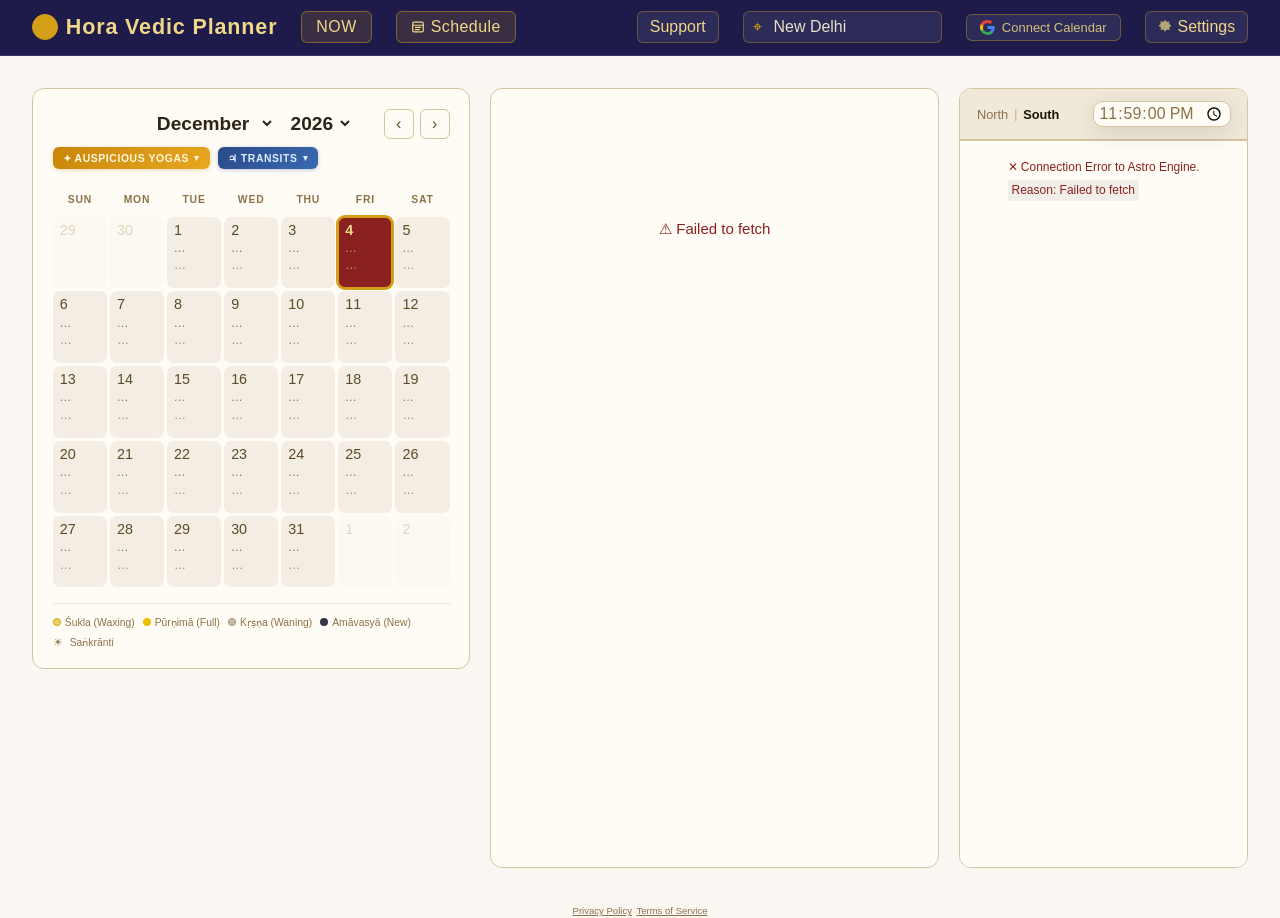
<file: index_v93.html>
<!DOCTYPE html>
<html lang="en">
<head>
<!-- Google tag (gtag.js) -->
<script async src="https://www.googletagmanager.com/gtag/js?id=G-9DDZ1FT2TC"></script>
<script>
  window.dataLayer = window.dataLayer || [];
  function gtag(){dataLayer.push(arguments);}
  gtag('js', new Date());

  gtag('config', 'G-9DDZ1FT2TC');
</script>  
<meta charset="UTF-8">
<meta name="viewport" content="width=device-width, initial-scale=1.0">
<title>Hora Vedic Planner — Electional Astrology/Muhurta</title>
<style>
  :root {
    --font-sans: -apple-system, BlinkMacSystemFont, 'Segoe UI', Roboto, 'Helvetica Neue', Arial, sans-serif;
    --bg: #faf7f2;
    --bg2: #f3ede3;
    --bg3: #ece4d5;
    --card: #fffcf6;
    --border: #d4c4a0;
    --border2: #c4ae82;
    --gold: #b8860b;
    --gold2: #d4a017;
    --gold-light: #f0d888;
    --text: #2c2416;
    --text2: #5c4a28;
    --text3: #8c7248;
    --indigo: #1e1b4b;
    --indigo2: #312e81;
    --red: #8b2020;
    --green: #1a5c1a;
    --shadow: rgba(44,36,22,0.12);
    --hora-sun: #c8860a;
    --hora-moon: #4a6080;
    --hora-mars: #8b2020;
    --hora-mercury: #1a5c1a;
    --hora-jupiter: #6b4e9e;
    --hora-venus: #2a5a5a;
    --hora-saturn: #3a3a5c;
    /* Tithi phase cell colours */
    --tithi-waxing-bg:  #fdf3d0;
    --tithi-waxing-bdr: #ddb840;
    --tithi-full-bg:    #fde712;
    --tithi-full-bdr:   #c8a020;
    --tithi-waning-bg:  #e8ecf6;
    --tithi-waning-bdr: #9aa0cc;
    --tithi-new-bg:     #252340;
    --tithi-new-bdr:    #46427a;
    --tithi-new-text:   #bab4e0;
  }
  * { box-sizing: border-box; margin: 0; padding: 0; }
  body {
    font-family: var(--font-sans);
    background: var(--bg);
    color: var(--text);
    min-height: 100vh;
    font-size: 16px;
  }

  /* NAV */
  nav {
    background: var(--indigo);
    border-bottom: 1px solid #3a3470;
    padding: 0 2rem;
    height: 56px;
    display: flex;
    align-items: center;
    gap: 1.5rem;
    position: sticky;
    top: 0;
    z-index: 100;
  }
  .nav-brand {
    font-family: var(--font-sans);
    font-size: 1.35rem;
    font-weight: 600;
    color: var(--gold-light);
    letter-spacing: 0.04em;
    flex-shrink: 0;
    display: flex;
    align-items: center;
    gap: 0.5rem;
  }
  .nav-brand .brandmark {
    width: 26px; height: 26px;
    border: 1.5px solid var(--gold2);
    border-radius: 50%;
    background-color: var(--gold2);
    display: flex; align-items: center; justify-content: center;
    font-size: 0.9rem;
  }
  .nav-sep { flex: 1; }

  /*FAQs & FORM Button*/
  .faq-wrap { position: relative; }
  #faqBtn {
    background: rgba(255,255,255,0.07);
    border: 1px solid rgba(212,160,23,0.35);
    border-radius: 6px;
    color: var(--gold-light);
    font-family: var(--font-sans);
    font-size: 1rem;
    padding: 6px 12px;
    cursor: pointer;
    display: flex;
    align-items: center;
    gap: 6px;
    transition: background 0.2s;
  }
  #faqBtn:hover { background: rgba(212,160,23,0.18); }
  #faqBtn svg { opacity: 0.7; }

  /* LOCATION SEARCH */
  .location-wrap {
    position: relative;
    display: flex;
    align-items: center;
    gap: 0;
  }
  .loc-icon {
    position: absolute; left: 10px;
    color: var(--gold2);
    font-size: 1rem;
    pointer-events: none;
  }
  #locationInput {
    background: rgba(255,255,255,0.07);
    border: 1px solid rgba(212,160,23,0.35);
    border-radius: 6px;
    color: #e8dfc8;
    font-family: var(--font-sans);
    font-size: 1rem;
    padding: 6px 10px 6px 30px;
    width: 200px;
    outline: none;
    transition: border-color 0.2s, background 0.2s;
  }
  #locationInput::placeholder { color: rgba(232,223,200,0.45); }
  #locationInput:focus {
    background: rgba(255,255,255,0.11);
    border-color: var(--gold2);
  }
  .loc-dropdown {
    position: absolute;
    top: calc(100% + 6px);
    left: 0;
    width: min(280px, calc(100vw - 32px));
    background: var(--indigo);
    border: 1px solid rgba(212,160,23,0.4);
    border-radius: 8px;
    overflow: hidden;
    display: none;
    z-index: 200;
  }
  .loc-dropdown.open { display: block; }
  .loc-item {
    padding: 9px 14px;
    font-size: 13px;
    color: #d4c8a8;
    cursor: pointer;
    border-bottom: 1px solid rgba(255,255,255,0.05);
    transition: background 0.15s;
  }
  .loc-item:hover { background: rgba(212,160,23,0.15); color: var(--gold-light); }
  .loc-item small { display: block; color: rgba(212,200,168,0.55); font-size: 11px; margin-top: 1px; }
  .loc-status { padding: 9px 14px; font-size: 12px; color: rgba(212,200,168,0.5); }

  /* SETTINGS DROPDOWN */
  .settings-wrap { position: relative; }
  #settingsBtn {
    background: rgba(255,255,255,0.07);
    border: 1px solid rgba(212,160,23,0.35);
    border-radius: 6px;
    color: var(--gold-light);
    font-family: var(--font-sans);
    font-size: 1rem;
    padding: 6px 12px;
    cursor: pointer;
    display: flex;
    align-items: center;
    gap: 6px;
    transition: background 0.2s;
  }
  #settingsBtn:hover { background: rgba(212,160,23,0.18); }
  #settingsBtn svg { opacity: 0.7; }
  .settings-panel {
    position: absolute;
    top: calc(100% + 8px);
    right: 0;
    width: 480px;
    background: var(--indigo);
    border: 1px solid rgba(212,160,23,0.4);
    border-radius: 10px;
    padding: 0;
    display: none;
    z-index: 200;
    overflow: hidden;
  }
  .settings-panel.open { display: block; }
  /* Two-column grid */
  .settings-cols {
    display: grid;
    grid-template-columns: 1fr 1fr;
  }
  .settings-col {
    padding: 16px 18px;
  }
  .settings-col + .settings-col {
    border-left: 1px solid rgba(255,255,255,0.08);
  }
  /* Full-width bottom row for default location */
  .settings-col-full {
    padding: 12px 18px;
    border-top: 1px solid rgba(255,255,255,0.08);
  }
  .settings-section { margin-bottom: 16px; }
  .settings-section:last-child { margin-bottom: 0; }
  .settings-label {
    font-family: var(--font-sans);
    font-size: 1rem;
    letter-spacing: 0.12em;
    text-transform: uppercase;
    color: var(--gold2);
    margin-bottom: 8px;
  }
  .radio-option {
    display: flex;
    align-items: center;
    gap: 8px;
    padding: 5px 0;
    cursor: pointer;
    font-size: 1rem;
    color: #d4c8a8;
    transition: color 0.15s;
  }
  .radio-option:hover { color: var(--gold-light); }
  .radio-option input[type=radio] {
    accent-color: var(--gold2);
    cursor: pointer;
  }
  .settings-sep { border: none; border-top: 1px solid rgba(255,255,255,0.08); margin: 12px 0; }
  .time-type-note {
    font-size: 0.75rem;
    color: rgba(212,200,168,0.45);
    margin-top: 6px;
    line-height: 1.5;
  }

  /* MAIN LAYOUT */
  .main {
    display: grid;
    /* Calendar flexes between 340–440px, chart flexes between 260–290px —
       both absorb width pressure first. Hora panel has a protected 320px
       floor (never crushed) and grows with 1fr on wide screens.
       Sizes are in rem (340/440/320/260/290 ÷ 16) so that when the compact
       desktop tier below shrinks the root font size, the columns keep the
       same proportions instead of the hora panel being squeezed. */
    grid-template-columns: minmax(21.25rem, 27.5rem) minmax(20rem, 1fr) minmax(16.25rem, 18.125rem);
    gap: 1.25rem;
    max-width: 1440px;
    margin: 0 auto;
    padding: 2rem;
    align-items: start;
  }

  /* CALENDAR */
  .calendar-card {
    background: var(--card);
    border: 1px solid var(--border);
    border-radius: 12px;
    padding: 1.25rem;
    position: sticky;
    top: 72px;
    /* position:sticky always forms its own stacking context, so anything
       inside (e.g. .transit-dropdown / .yoga-dropdown, both z-index:150)
       is trapped within it and can't out-rank a later sibling column.
       Without this, the hora-panel column (also sticky, z-index:auto)
       paints on top of the calendar card and clips dropdowns that spill
       past the calendar column's width. */
    z-index: 10;
  }
  .cal-header {
    display: flex;
    flex-direction: column;
    gap: 8px;
    margin-bottom: 1.25rem;
  }
  .cal-header-row1 {
    display: grid;
    grid-template-columns: 1fr auto 1fr;
    align-items: center;
    gap: 6px;
  }
  .cal-header-row2 {
    display: flex;
    align-items: center;
    gap: 8px;
  }
  .cal-header-left  { display: flex; align-items: center; gap: 6px; }
  .cal-header-right { display: flex; align-items: center; justify-content: flex-end; gap: 6px; }

  /* TRANSIT BUTTON + DROPDOWN */
  .transit-btn-wrap { position: relative; }
  #transitBtn {
    background: linear-gradient(135deg, #2a4a8a, #3a6ab0);
    border: none;
    border-radius: 6px;
    color: #ddeeff;
    font-family: var(--font-sans);
    font-size: 0.65rem;
    font-weight: 600;
    letter-spacing: 0.06em;
    text-transform: uppercase;
    padding: 5px 10px;
    cursor: pointer;
    display: flex;
    align-items: center;
    gap: 5px;
    white-space: nowrap;
    box-shadow: 0 1px 4px rgba(42,74,138,0.3);
    transition: filter 0.15s;
  }
  #transitBtn:hover { filter: brightness(1.1); }
  #transitBtn .transit-chevron {
    font-size: 9px;
    transition: transform 0.2s;
    display: inline-block;
  }
  #transitBtn.open .transit-chevron { transform: rotate(180deg); }

  .transit-dropdown {
    position: absolute;
    top: calc(100% + 7px);
    left: 50%;
    transform: translateX(-50%);
    width: min(300px, calc(100vw - 48px));
    background: var(--card);
    border: 1px solid var(--border);
    border-radius: 10px;
    box-shadow: 0 6px 24px var(--shadow);
    z-index: 150;
    display: none;
    overflow: hidden;
    max-height: 480px;
    overflow-y: auto;
    scrollbar-width: thin;
    scrollbar-color: var(--border2) transparent;
  }
  .transit-dropdown.open { display: block; }
  .transit-dropdown-header {
    background: linear-gradient(135deg, #2a4a8a, #3a6ab0);
    padding: 10px 14px 8px;
    font-family: var(--font-sans);
    font-size: 0.65rem;
    font-weight: 600;
    color: #ddeeff;
    letter-spacing: 0.04em;
    display: flex;
    align-items: center;
    justify-content: space-between;
  }
  .transit-table {
    width: 100%;
    border-collapse: collapse;
    font-size: 0.65rem;
    font-family: var(--font-sans);
  }
  .transit-table thead tr { background: var(--bg2); }
  .transit-table th {
    font-size: 0.62rem;
    letter-spacing: 0.08em;
    text-transform: uppercase;
    color: var(--text3);
    font-weight: 600;
    padding: 5px 10px 4px;
    text-align: left;
  }
  .transit-table td {
    padding: 7px 10px;
    border-bottom: 1px solid var(--bg3);
    vertical-align: middle;
  }
  .transit-table tr:last-child td { border-bottom: none; }
  .transit-table tr.transit-future td { opacity: 0.55; font-style: italic; }
  .transit-table tr.transit-in-range { cursor: pointer; }
  .transit-table tr.transit-in-range:hover td { background: var(--bg2); }
  .transit-planet-cell {
    display: flex;
    align-items: center;
    gap: 6px;
    font-weight: 600;
    color: var(--text);
  }
  .transit-planet-dot {
    width: 7px; height: 7px;
    border-radius: 50%;
    flex-shrink: 0;
  }
  .transit-none {
    padding: 14px;
    font-size: 0.72rem;
    color: var(--text3);
    text-align: center;
  }
  .cal-title {
    display: flex;
    align-items: baseline;
    justify-content: center;
    gap: 0.35em;
    font-family: var(--font-sans);
    font-size: 1.20rem;
    font-weight: 600;
    color: var(--text);
    text-align: center;
    white-space: nowrap;
  }
  /* Month/year jump-to dropdowns — styled to read as plain title text until
     hovered/focused, rather than looking like ordinary form controls. */
  .cal-title-select {
    font-family: inherit;
    font-size: inherit;
    font-weight: inherit;
    color: inherit;
    background: transparent;
    border: 1px solid transparent;
    border-radius: 6px;
    padding: 1px 3px;
    cursor: pointer;
    appearance: auto;
    -webkit-appearance: auto;
  }
  .cal-title-select:hover,
  .cal-title-select:focus {
    background: var(--bg2);
    border-color: var(--border);
    outline: none;
  }
  #calYearSelect { font-variant-numeric: tabular-nums; }
  .cal-nav-btn {
    background: none;
    border: 1px solid var(--border);
    border-radius: 6px;
    color: var(--text2);
    width: 30px; height: 30px;
    cursor: pointer;
    font-size: 1rem;
    display: flex; align-items: center; justify-content: center;
    transition: border-color 0.2s, color 0.2s;
    flex-shrink: 0;
  }
  .cal-nav-btn:hover { border-color: var(--gold2); color: var(--gold); }

  /* AUSPICIOUS YOGAS BUTTON + DROPDOWN */
  .yoga-btn-wrap { position: relative; }
  #yogaBtn {
    background: linear-gradient(135deg, #c8860a, #e8a820);
    border: none;
    border-radius: 6px;
    color: #fff8e0;
    font-family: var(--font-sans);
    font-size: 0.65rem;
    font-weight: 600;
    letter-spacing: 0.06em;
    text-transform: uppercase;
    padding: 5px 10px;
    cursor: pointer;
    display: flex;
    align-items: center;
    gap: 5px;
    white-space: nowrap;
    box-shadow: 0 1px 4px rgba(184,134,11,0.3);
    transition: filter 0.15s;
  }
  #yogaBtn:hover { filter: brightness(1.08); }
  #yogaBtn .yoga-chevron {
    font-size: 9px;
    transition: transform 0.2s;
    display: inline-block;
  }
  #yogaBtn.open .yoga-chevron { transform: rotate(180deg); }

  .yoga-dropdown {
    position: absolute;
    top: calc(100% + 7px);
    left: 0;
    width: min(310px, calc(100vw - 32px));
    background: var(--card);
    border: 1px solid var(--border);
    border-radius: 10px;
    box-shadow: 0 6px 24px var(--shadow);
    z-index: 150;
    display: none;
    overflow: hidden;
    max-height: 480px;
    overflow-y: auto;
    scrollbar-width: thin;
    scrollbar-color: var(--border2) transparent;
  }
  .yoga-dropdown.open { display: block; }
  .yoga-dropdown-header {
    background: linear-gradient(135deg, #c8860a, #e8a820);
    padding: 10px 14px 8px;
    font-family: var(--font-sans);
    font-size: 0.65rem;
    font-weight: 600;
    color: #fff8e0;
    letter-spacing: 0.04em;
    display: flex;
    align-items: center;
    justify-content: space-between;
  }
  .yoga-dropdown-header .yoga-month-label {
    font-size: 0.65rem;
    opacity: 0.75;
    font-family: var(--font-sans);
    font-weight: 400;
    letter-spacing: 0.06em;
    text-transform: uppercase;
  }
  .yoga-section {
    padding: 0;
    border-bottom: 1px solid var(--bg3);
  }
  .yoga-section:last-child { border-bottom: none; }
  .yoga-section-name {
    display: flex;
    align-items: center;
    gap: 8px;
    padding: 9px 14px 5px;
    font-family: var(--font-sans);
    font-size: 0.65rem;
    font-weight: 600;
    color: var(--text);
  }
  .yoga-dot {
    width: 8px; height: 8px;
    border-radius: 50%;
    flex-shrink: 0;
  }
  .yoga-desc {
    font-size: 0.65rem;
    color: var(--text3);
    padding: 0 14px 5px 30px;
    line-height: 1.4;
  }
  .yoga-dates {
    padding: 0 14px 9px 30px;
    display: flex;
    flex-wrap: wrap;
    gap: 5px;
  }
  .yoga-date-chip {
    font-size: 0.65rem;
    font-family: var(--font-sans);
    font-weight: 500;
    background: var(--bg2);
    border: 1px solid var(--border);
    border-radius: 4px;
    padding: 2px 8px;
    color: var(--text2);
    cursor: pointer;
    transition: background 0.15s, border-color 0.15s;
  }
  .yoga-date-chip:hover {
    background: rgba(184,134,11,0.12);
    border-color: var(--gold2);
    color: var(--gold);
  }
  .yoga-windows-table {
    width: 100%;
    border-collapse: collapse;
    margin: 0 0 6px 0;
    font-size: 0.65rem;
    font-family: var(--font-sans);
  }
  .yoga-windows-table thead tr {
    background: var(--bg2);
  }
  .yoga-windows-table th {
    font-size: 0.65rem;
    letter-spacing: 0.08em;
    text-transform: uppercase;
    color: var(--text3);
    font-weight: 600;
    padding: 5px 14px 4px;
    text-align: left;
    border-bottom: 1px solid var(--border);
  }
  .yoga-windows-table th:last-child { text-align: right; }
  .yoga-windows-table td {
    padding: 5px 14px;
    border-bottom: 1px solid var(--bg3);
    vertical-align: top;
  }
  .yoga-windows-table tr:last-child td { border-bottom: none; }
  .yoga-win-day {
    color: var(--text2);
    white-space: nowrap;
    font-weight: 500;
  }
  .yoga-win-time {
    text-align: right;
    color: var(--text3);
    white-space: nowrap;
    cursor: pointer;
    transition: color 0.15s;
  }
  .yoga-win-time:hover { color: var(--gold); }
  .yoga-win-computing {
    padding: 10px 14px;
    font-size: 0.65rem;
    color: var(--text3);
    font-style: italic;
    display: flex;
    align-items: center;
    gap: 7px;
  }
  .yoga-win-spinner {
    width: 12px; height: 12px;
    border: 1.5px solid var(--border);
    border-top-color: var(--gold2);
    border-radius: 50%;
    animation: spin 0.7s linear infinite;
    flex-shrink: 0;
  }
  .cal-grid {
    display: grid;
    grid-template-columns: repeat(7, 1fr);
    gap: 3px;
  }
  .cal-dow {
    text-align: center;
    font-size: 0.65rem;
    letter-spacing: 0.08em;
    text-transform: uppercase;
    color: var(--text3);
    padding: 5px 0 9px;
    font-weight: 600;
  }
  .cal-day {
    min-height: 4.5rem;
    display: flex;
    flex-direction: column;
    align-items: flex-start;
    justify-content: flex-start;
    border-radius: 7px;
    cursor: pointer;
    font-size: 0.65rem;
    color: var(--text2);
    transition: filter 0.12s, box-shadow 0.12s;
    position: relative;
    padding: 5px 6px 8px 6px;
    line-height: 1;
    border: 1px solid transparent;
    /* default: no tithi loaded yet */
    background: var(--bg2);    
  }
  /* ── Tithi phase backgrounds ───────────────────────────────────── */
  .cal-day.tithi-waxing {
    background: var(--tithi-waxing-bg);
    border-color: var(--tithi-waxing-bdr);
    color: #3a2c0a;
  }
  .cal-day.tithi-full {
    background: var(--tithi-full-bg);
    border-color: var(--tithi-full-bdr);
    color: #3a2c0a;
  }
  .cal-day.tithi-waning {
    background: var(--tithi-waning-bg);
    border-color: var(--tithi-waning-bdr);
    color: #2a2c40;
  }
  .cal-day.tithi-new {
    background: var(--tithi-new-bg);
    border-color: var(--tithi-new-bdr);
    color: var(--tithi-new-text);
  }
  .cal-day.tithi-new {
    background: var(--tithi-new-bg);
    border-color: var(--tithi-new-bdr);
    color: var(--tithi-new-text);
  }
  .cal-day:hover { filter: brightness(0.94); box-shadow: 0 0 0 1.5px var(--gold2); }
  .cal-day.today  { box-shadow: 0 0 0 2px var(--gold2) !important; }
  .cal-day.today .cal-day-num { font-weight: 700; }
  .cal-day.selected {
    background: var(--red) !important;
    border-color: var(--gold2) !important;
    color: var(--gold-light) !important;
    box-shadow: 0 0 0 2px var(--gold2) !important;
    filter: none !important;
  }
  .cal-day.other-month {
    background: var(--bg) !important;
    border-color: transparent !important;
    color: var(--border2);
    opacity: 0.5;
    pointer-events: none;
  }
  .cal-day-num {
    font-size: 0.9rem;
    line-height: 1;
    margin-bottom: 4px;
    font-weight: 500;
  }
  .nak-label {
    font-size: 0.75rem;
    letter-spacing: 0;
    line-height: 1.3;
    font-style: italic;
    white-space: normal;
    word-break: break-word;
    opacity: 0.72;
  }
  .tithi-label {
    font-size: 0.75rem;
    line-height: 1.2;
    margin-top: 2px;
    opacity: 0.60;
  }
  /* keep text readable on dark amāvasyā cells */
  .cal-day.tithi-new .nak-label,
  .cal-day.tithi-new .tithi-label { opacity: 1; }
  /* selected overrides */
  .cal-day.selected .nak-label,
  .cal-day.selected .tithi-label { color: rgba(240,216,136,0.7); opacity: 1; }  

  .yoga-none {
    font-size: 11px;
    color: var(--text3);
    font-style: italic;
    padding: 2px 14px 8px;
  }
  .yoga-computing {
    padding: 18px 14px;
    text-align: center;
    font-size: 12px;
    color: var(--text3);
  }
  .sankranti-icon {
    position: absolute;
    top: 4px;
    right: 5px;
    font-size: 1rem;
    line-height: 1;
    opacity: 0.85;
    cursor: default;
  }
  .cal-day.tithi-new .sankranti-icon { opacity: 0.95; }

  /* MOON PHASE LEGEND */
  .phase-legend {
    display: flex;
    flex-wrap: wrap;
    gap: 8px;
    margin-top: 1rem;
    padding-top: 0.75rem;
    border-top: 1px solid var(--bg3);
    font-size: 0.65rem;
    color: var(--text3);
  }
  .legend-item { display: flex; align-items: center; gap: 4px; }
  .legend-dot { width: 8px; height: 8px; border-radius: 50%; }

  /* HORA PANEL */
  .hora-panel {
    background: var(--card);
    border: 1px solid var(--border);
    border-radius: 12px;
    overflow: hidden;
    /* Match the sticky calendar: fill viewport height minus nav (56px) and padding (2×2rem=64px) */
    height: calc(100vh - 56px - 4rem);
    display: flex;
    flex-direction: column;
    position: sticky;
    top: 72px;
  }
  .hora-header {
    background: #17153a;
    padding: 1.1rem 1.4rem 1rem;
    border-bottom: 1px solid rgba(212,160,23,0.2);
    flex-shrink: 0;
  }
  /* Row 1: date + location + sun times */
  .hora-header-top {
    display: flex;
    align-items: flex-start;
    justify-content: space-between;
    gap: 1rem;
  }
  .hora-date-title {
    font-family: var(--font-sans);
    font-size: 1.2rem;
    font-weight: 600;
    color: #f5e8b0;
    line-height: 1.2;
  }
  .hora-location-line {
    font-size: 0.75rem;
    color: rgba(232,218,180,0.7);
    margin-top: 3px;
    display: flex;
    align-items: center;
    gap: 5px;
    flex-wrap: wrap;
  }
  .hora-sun-times {
    text-align: right;
    font-size: 075rem;
    color: rgba(232,218,180,0.85);
  }
  .hora-sun-times strong { color: #f0c840; display: block; font-size: 1rem; font-weight: 600; }
  .hora-sun-times .label { font-size: 10px; text-transform: uppercase; letter-spacing: 0.1em; color: rgba(232,218,180,0.55); }
  .sun-times-grid { display: flex; gap: 1.8rem; }

  /* Row 2: panchanga pills */
  .panchanga-pills {
    display: flex;
    flex-wrap: wrap;
    gap: 6px;
    margin-top: 10px;
  }
  .panch-pill {
    display: inline-flex;
    align-items: center;
    gap: 6px;
    background: rgba(255,255,255,0.055);
    border: 1px solid rgba(212,160,23,0.28);
    border-radius: 6px;
    padding: 4px 10px 4px 8px;
    font-size: 0.65rem;
    color: #e8ddb8;
    cursor: default;
    transition: background 0.15s;
  }
  .panch-pill:hover { background: rgba(212,160,23,0.13); }
  .panch-pill-label {
    font-size: 0.65rem;
    text-transform: uppercase;
    letter-spacing: 0.1em;
    color: rgba(212,160,23,0.75);
    font-family: var(--font-sans);
  }
  .panch-pill-icon {
    font-size: 0.75rem;
    line-height: 1;
  }
  .panch-pill-value {
    font-family: var(--font-sans);
    font-size: 1rem;
    font-weight: 600;
    color: #f5e8b0;
  }

  /* ── RASI CHART PANEL (standalone 3rd column) ──────────────────────────── */
  .rasi-chart-wrap {
    background: var(--card);
    border: 1px solid var(--border);
    border-radius: 12px;
    overflow: hidden;
    height: calc(100vh - 56px - 4rem);
    display: flex;
    flex-direction: column;
    position: sticky;
    top: 72px;
  }
  .rasi-chart-header {
    background: #f0e8d8;   /* same as hora table thead */
    padding: 0.75rem 1rem;
    border-bottom: 2px solid var(--border);
    flex-shrink: 0;
    display: flex;
    align-items: center;            /* Vertically centers both elements in the row */
    justify-content: space-between;
    flex-wrap: wrap;
    gap: 6px 10px;
  }
  .rasi-chart-title {
    font-family: var(--font-sans);
    font-size: 0.8rem;
    font-weight: 600;
    letter-spacing: 0.07em;
    text-transform: uppercase;
    color: #5c4020;
  }
  .chart-style-toggle {
    display: flex;
    align-items: center;
    gap: 5px;
    font-family: var(--font-sans);
    font-size: 0.8rem;
  }
  .chart-style-opt {
    background: none;
    border: none;
    padding: 2px 1px;
    margin: 0;
    font-family: var(--font-sans);
    font-size: 0.8rem;
    font-weight: 500;
    color: var(--text3);
    cursor: pointer;
    transition: color 0.15s, font-weight 0.15s;
  }
  .chart-style-opt:hover { color: #5c4020; }
  .chart-style-opt.active {
    color: #1a1408;
    font-weight: 700;
  }
  .chart-style-sep {
    color: var(--border2);
    font-size: 0.75rem;
  }
  .rasi-chart-time {
    font-size: 0.8rem;
    color: var(--text3);
    font-family: var(--font-sans);
    font-weight: 500;
  }
  .rasi-svg-wrap {
    flex: 1;
    display: flex;
    flex-direction: column;
    align-items: center;
    justify-content: flex-start;
    padding: 0.5rem 0.5rem;
    overflow-y: auto;
    background: var(--card);
    scrollbar-width: thin;
    scrollbar-color: var(--border2) transparent;
  }
  .rasi-svg-wrap::-webkit-scrollbar { width: 4px; }
  .rasi-svg-wrap::-webkit-scrollbar-track { background: transparent; }
  .rasi-svg-wrap::-webkit-scrollbar-thumb { background: var(--border2); border-radius: 3px; }
  .rasi-svg-wrap svg {
    width: 100%;
    aspect-ratio: 1 / 1; /* South Indian chart is always square — derive
                             height deterministically from width, rather
                             than relying on each browser's (inconsistent)
                             SVG intrinsic-ratio-from-viewBox behavior */
    height: auto; /* fallback for browsers predating aspect-ratio support */
    display: block;
  }
  /* Panchanga info below the chart */
  .rasi-panch-info {
    width: 100%;
    margin-top: 0.85rem;
    padding-top: 0;
    border-top: 1px solid var(--border);
  }
  .rasi-panch-heading {
    font-family: var(--font-sans);
    font-size: 0.8rem;
    font-weight: 600;
    letter-spacing: 0.1em;
    text-transform: uppercase;
    color: var(--text3);
    padding: 7px 0 5px;
    border-bottom: 1px solid var(--border);
    margin-bottom: 1px;
  }
  .rasi-panch-row {
    display: flex;
    justify-content: space-between;
    align-items: center;
    padding: 5px 0;
    border-bottom: 1px solid #ede5d4;
  }
  .rasi-panch-row:last-child { border-bottom: none; }
  .rasi-panch-key {
    font-size: 0.75rem;
    text-transform: uppercase;
    letter-spacing: 0.07em;
    color: var(--text3);
    font-family: var(--font-sans);
    font-weight: 600;
  }
  .rasi-panch-val {
    font-family: var(--font-sans);
    font-size: 0.90rem;
    font-weight: 600;
    color: var(--text);
    text-align: right;
    display: inline-flex;
    gap: 4px;
    white-space: nowrap;
  }
  .rasi-panch-end {
    display: block;
    font-family: var(--font-sans);
    font-size: 0.75rem;
    font-weight: 400;
    color: var(--text3);
    margin-top: 1px;
  }

  /* LAGNA NAVIGATION — prev/next buttons below retrograde legend */
  .lagna-nav {
    display: flex;
    align-items: center;
    justify-content: center;
    gap: 6px;
    margin: 6px 0 2px;
    font-size: 0.7rem;
    color: var(--text3);
  }
  .lagna-nav-btn {
    background: var(--bg2);
    border: 1px solid var(--border);
    border-radius: 5px;
    color: var(--indigo2);
    font-size: 0.72rem;
    font-weight: 600;
    padding: 3px 9px;
    cursor: pointer;
    transition: background 0.12s, border-color 0.12s;
    white-space: nowrap;
  }
  .lagna-nav-btn:hover { background: var(--bg3); border-color: var(--indigo2); }
  .lagna-nav-btn:disabled { opacity: 0.35; cursor: default; }
  .hora-table-wrap {
    padding: 0;
    overflow-x: hidden;  /* long content (e.g. event titles) wraps instead of forcing horizontal scroll */
    overflow-y: auto;   /* scrollable body */
    flex: 1;            /* fills all space below the pinned header */
    /* Custom scrollbar — subtle, matching the warm palette */
    scrollbar-width: thin;
    scrollbar-color: var(--border2) transparent;
  }
  .hora-table-wrap::-webkit-scrollbar { width: 5px; }
  .hora-table-wrap::-webkit-scrollbar-track { background: transparent; }
  .hora-table-wrap::-webkit-scrollbar-thumb { background: var(--border2); border-radius: 3px; }
  table.hora-table {
    width: 100%;
    border-collapse: separate;
    border-spacing: 0;
    font-size: 0.75rem;
  }
  /* Sticky column headers */
  .hora-table thead {
    position: sticky;
    top: 0;
    z-index: 2;
  }
  .hora-table thead tr { background: #f0e8d8; }
  .hora-table th {
    font-size: 0.75rem;
    letter-spacing: 0.07em;
    text-transform: uppercase;
    font-weight: 600;
    color: #5c4020;
    font-family: var(--font-sans);
    padding: 10px 16px;
    text-align: left;
    /* box-shadow replaces border-bottom — border-bottom doesn't stick with sticky */
    box-shadow: inset 0 -2px 0 var(--border);
  }
  .hora-table th:last-child { text-align: right; }
  .hora-table td {
    padding: 9px 16px;
    border-bottom: 1px solid #ede5d4;
    vertical-align: middle;
  }
  .hora-table tr:last-child td { border-bottom: none; }
  .hora-table tr.current-hora td { background: rgba(184,134,11,0.10); }
  .hora-table tr.current-hora td:first-child {
    border-left: 3px solid var(--gold2);
    padding-left: 13px;
  }
  .hora-table tr.past-hora { opacity: 0.45; }
  .hora-table tr.day-hora td { background: rgba(255,220,100,0.05); }
  .hora-table tr.night-hora td { background: rgba(80,90,160,0.05); }

  .time-cell { color: #3a2a0c; font-size: 0.75rem; white-space: nowrap; font-weight: 500; }

  .hora-name-cell {
    display: flex;
    align-items: center;
    gap: 9px;
  }
  .hora-planet-badge {
    width: 30px; height: 30px;
    border-radius: 50%;
    display: flex;
    align-items: center;
    justify-content: center;
    font-size: 0.8rem;
    font-weight: 600;
    flex-shrink: 0;
    border: 1px solid rgba(0,0,0,0.08);
  }
  .hora-planet-name {
    font-family: var(--font-sans);
    font-size: 0.8rem;
    font-weight: 600;
    color: #2c1e08;
  }
  .hora-planet-symbol {
    font-size: 0.8rem;
    color: var(--text3);
    margin-left: 4px;
  }
  .gha-cell { text-align: right; font-size: 0.75rem; color: var(--text3); }
  .gha-num { font-weight: 500; font-size: 0.75rem; color: var(--text2); }

  .special-tag {
    display: inline-block;
    font-size: 0.65rem;
    letter-spacing: 0.05em;
    text-transform: uppercase;
    padding: 2px 8px;
    border-radius: 4px;
    margin-left: 6px;
    font-family: var(--font-sans);
    font-weight: 600;
  }
  .tag-auspicious { background: rgba(26,92,26,0.14); color: #155215; }
  .tag-inauspicious { background: rgba(139,32,32,0.12); color: #7a1818; }
  .hora-current {
    background: #7cfc00;
    border-radius: 6px;
    padding: 4px 8px;
  }

  /* SPECIAL EVENTS ROWS */
  .hora-table tr.event-row td {
    padding: 10px 16px;
    background: rgba(30,27,75,0.04);
    border-bottom: 1px solid #e4d8c8;
  }
  .event-name {
    font-family: var(--font-sans);
    font-size: 0.8rem;
    font-weight: 600;
    letter-spacing: 0.02em;
    color: #1e1b4b;
    display: flex;
    align-items: center;
    gap: 7px;
  }
  .event-sub { font-size: 0.8rem; text-transform: uppercase; letter-spacing: 0.08em; color: #5c4020; }
  .event-icon {
    width: 22px; height: 22px;
    background: var(--indigo2);
    border-radius: 50%;
    display: inline-flex;
    align-items: center;
    justify-content: center;
    font-size: 0.8rem;
    color: var(--gold-light);
    flex-shrink: 0;
  }

  /* LOADING / ERROR */
  .state-overlay {
    display: flex;
    flex-direction: column;
    align-items: center;
    justify-content: center;
    min-height: 280px;
    gap: 12px;
    color: var(--text3);
    font-size: 15px;
  }
  .spinner {
    width: 28px; height: 28px;
    border: 2px solid var(--border);
    border-top-color: var(--gold2);
    border-radius: 50%;
    animation: spin 0.8s linear infinite;
  }
  @keyframes spin { to { transform: rotate(360deg); } }
  .error-msg { color: var(--red); }

  /* TIME TYPE BADGE */
  .time-type-badge {
    display: inline-block;
    font-size: 0.5rem;
    padding: 2px 9px;
    border-radius: 4px;
    background: rgba(212,160,23,0.18);
    color: #f0c840;
    border: 1px solid rgba(212,160,23,0.3);
    vertical-align: middle;
    font-weight: 500;
  }

  /* SET DEFAULT LOCATION */
  .set-default-btn {
    margin-top: 6px;
    background: rgba(212,160,23,0.12);
    border: 1px solid rgba(212,160,23,0.3);
    border-radius: 5px;
    color: var(--gold2);
    font-family: var(--font-sans);
    font-size: 0.8rem;
    padding: 4px 10px;
    cursor: pointer;
    transition: background 0.2s;
    display: flex;
    align-items: center;
    gap: 5px;
  }
  .set-default-btn:hover { background: rgba(212,160,23,0.22); }
  .set-default-note {
    font-size: 0.8rem;
    color: rgba(212,200,168,0.5);
    margin-top: 4px;
  }

  .special-time-range {
    font-size: 0.8rem;
    color: var(--text3);
    white-space: nowrap;
    text-align: right;
    padding-right: 14px;
    font-family: var(--font-sans);
  }

  /* PANCHANGA TRANSITION ROWS — distinct from special muhurta event-row */
  .hora-table tr.pancha-change-row td {
    background: rgba(49,46,129,0.07);
    border-bottom: 1px solid rgba(49,46,129,0.15);
    border-top: 1px solid rgba(49,46,129,0.12);
    padding: 8px 14px;
  }
  .pancha-change-cell {
    display: flex;
    align-items: center;
    gap: 9px;
  }
  .pancha-change-time {
    font-size: 0.8rem;
    font-weight: 500;
    color: var(--indigo2);
    white-space: nowrap;
    min-width: 3.2em;
    flex-shrink: 0;
  }
  .pancha-change-icon {
    width: 20px; height: 20px;
    border-radius: 50%;
    background: rgba(49,46,129,0.18);
    border: 1px solid rgba(49,46,129,0.35);
    display: flex;
    align-items: center;
    justify-content: center;
    font-size: 0.8rem;
    color: var(--indigo2);
    flex-shrink: 0;
  }
  .pancha-change-body { display: flex; flex-direction: column; gap: 1px; }
  .pancha-change-label {
    font-size: 0.75rem;
    letter-spacing: 0.1em;
    text-transform: uppercase;
    color: rgba(49,46,129,0.6);
    line-height: 1;
  }
  .pancha-change-name {
    font-family: var(--font-sans);
    font-size: 0.75rem;
    font-weight: 600;
    color: var(--indigo2);
    line-height: 1.2;
  }
  .pancha-change-tag {
    font-size: 0.65rem;
    padding: 1px 7px;
    border-radius: 3px;
    background: rgba(49,46,129,0.1);
    border: 1px solid rgba(49,46,129,0.25);
    color: var(--indigo2);
    letter-spacing: 0.04em;
    margin-left: 6px;
    font-family: var(--font-sans);
  }

  /* AUSPICIOUS YOGA ROWS — coloured accent matching yoga theme */
  .hora-table tr.yoga-event-row td {
    padding: 7px 14px;
    border-bottom: 1px solid rgba(0,0,0,0.06);
  }
  .yoga-event-cell {
    display: flex;
    align-items: center;
    gap: 9px;
  }
  .yoga-event-time {
    font-size: 0.8rem;
    font-weight: 500;
    white-space: nowrap;
    min-width: 3.2em;
    flex-shrink: 0;
  }
  .yoga-event-dot {
    width: 8px; height: 8px;
    border-radius: 50%;
    flex-shrink: 0;
  }
  .yoga-event-body {
    display: flex;
    flex-direction: column;
    gap: 1px;
    min-width: 0;
  }
  .yoga-event-label {
    font-size: 0.7rem;
    letter-spacing: 0.09em;
    text-transform: uppercase;
    opacity: 0.6;
    line-height: 1;
  }
  .yoga-event-name {
    font-size: 0.8rem;
    font-weight: 600;
    line-height: 1.2;
    white-space: nowrap;
    overflow: hidden;
    text-overflow: ellipsis;
  }
  .yoga-event-clip {
    font-size: 0.7rem;
    opacity: 0.55;
    font-style: italic;
    margin-left: 4px;
  }
  .hora-table tr.scheduled-event-row td {
    padding: 0;
    border-bottom: 1px solid var(--bg3);
  }
  .sched-event-block {
    display: flex;
    align-items: center;
    gap: 14px;
    background: var(--card);
    cursor: pointer;
    transition: filter 0.12s;
    position: relative; /* anchor for the hover tooltip */
    padding-right: 14px;
  }
  .sched-event-block:hover { filter: brightness(0.96); }
  .sched-event-bar {
    width: 5px;
    align-self: stretch;
    flex-shrink: 0;
    border-radius: 2px 0 0 2px;
  }
  .sched-event-body {
    padding: 10px 0;
    flex: 1;
    min-width: 0;
  }
  .sched-event-title {
    font-family: var(--font-sans);
    font-size: 1.15rem;   /* (a) larger title */
    font-weight: 700;
    color: var(--text);
    line-height: 1.3;
    /* Wrap long titles onto additional lines (growing the row's height)
       instead of forcing the panel to scroll horizontally. overflow-wrap
       handles a single very long unbroken word/URL that has no natural
       break point. */
    white-space: normal;
    overflow-wrap: break-word;
    word-break: break-word;
  }
  .sched-event-time {
    font-family: var(--font-sans);
    font-size: 0.95rem;   /* (b) larger + bolder, moved to the right */
    font-weight: 700;
    color: var(--text2);
    white-space: nowrap;
    flex-shrink: 0;
  }
  .sched-event-gcal-icon {
    flex-shrink: 0;
    display: flex;
    align-items: center;
    justify-content: center;
  }
  /* Description no longer renders inline in the row — it only appears in
     the hover tooltip (see .sched-event-tooltip below). */
  .sched-event-tooltip {
    position: absolute;
    left: 19px;
    top: calc(100% + 6px);
    z-index: 40;
    max-width: 320px;
    background: #2c2410;
    color: #fdf6e3;
    font-family: var(--font-sans);
    font-size: 12px;
    line-height: 1.4;
    padding: 8px 12px;
    border-radius: 6px;
    box-shadow: 0 4px 14px rgba(0,0,0,0.25);
    opacity: 0;
    visibility: hidden;
    transform: translateY(-4px);
    transition: opacity 0.15s, transform 0.15s;
    pointer-events: none;
    white-space: pre-wrap;
  }
  .sched-event-block:hover .sched-event-tooltip {
    opacity: 1;
    visibility: visible;
    transform: translateY(0);
  }
  .sched-event-delete {
    align-self: center;
    padding: 0;
    font-size: 14px;
    color: var(--text3);
    cursor: pointer;
    opacity: 0;
    transition: opacity 0.15s;
    background: none;
    border: none;
    line-height: 1;
    flex-shrink: 0;
  }
  .sched-event-block:hover .sched-event-delete { opacity: 0.6; }
  .sched-event-delete:hover { opacity: 1 !important; color: var(--red); }

  /* EVENT SCHEDULING POPUP */
  .event-popup-overlay {
    position: fixed;
    inset: 0;
    z-index: 500;
    background: transparent;
  }
  .event-popup {
    position: fixed;
    z-index: 501;
    width: min(320px, calc(100vw - 32px));
    background: var(--card);
    border: 1px solid var(--border);
    border-radius: 12px;
    box-shadow: 0 8px 32px rgba(44,36,22,0.18), 0 2px 8px rgba(44,36,22,0.10);
    padding: 0;
    overflow: hidden;
    font-family: var(--font-sans);
    max-height: 90vh;      /* never taller than the viewport, even on desktop */
    display: flex;
    flex-direction: column;
  }
  .event-popup-header {
    background: var(--indigo);
    padding: 12px 16px;
    display: flex;
    align-items: center;
    justify-content: space-between;
    flex-shrink: 0; /* stay pinned while the body scrolls */
  }
  .event-popup-header-title {
    font-family: var(--font-sans);
    font-size: 1rem;
    font-weight: 600;
    color: var(--gold-light);
    letter-spacing: 0.03em;
  }
  .event-popup-hora-label {
    font-size: 11px;
    color: rgba(240,216,136,0.55);
    margin-top: 1px;
  }
  .event-popup-close {
    background: none;
    border: none;
    color: rgba(240,216,136,0.6);
    font-size: 18px;
    cursor: pointer;
    line-height: 1;
    padding: 2px 4px;
    border-radius: 4px;
    transition: color 0.15s;
  }
  .event-popup-close:hover { color: var(--gold-light); }
  .event-popup-body {
    padding: 16px;
    display: flex;
    flex-direction: column;
    gap: 12px;
    overflow-y: auto;  /* scrolls internally instead of clipping off-screen */
    min-height: 0;
  }
  .event-popup-field {
    display: flex;
    flex-direction: column;
    gap: 4px;
  }
  .event-popup-label {
    font-size: 10px;
    letter-spacing: 0.1em;
    text-transform: uppercase;
    color: var(--text3);
    font-weight: 500;
  }
  .event-popup input[type=text],
  .event-popup input[type=time],
  .event-popup textarea {
    font-family: var(--font-sans);
    font-size: 14px;
    color: var(--text);
    background: var(--bg2);
    border: 1px solid var(--border);
    border-radius: 6px;
    padding: 7px 10px;
    outline: none;
    transition: border-color 0.15s;
    width: 100%;
    resize: none;
  }
  .event-popup input:focus,
  .event-popup textarea:focus { border-color: var(--gold2); background: var(--bg); }
  .event-popup-time-row {
    display: grid;
    grid-template-columns: 1fr auto 1fr;
    align-items: center;
    gap: 6px;
  }
  .event-popup-time-sep {
    font-size: 12px;
    color: var(--text3);
    text-align: center;
  }
  .event-popup-colors {
    display: flex;
    gap: 7px;
    flex-wrap: wrap;
  }
  .color-swatch {
    width: 22px; height: 22px;
    border-radius: 50%;
    cursor: pointer;
    border: 2px solid transparent;
    transition: transform 0.1s, border-color 0.1s;
    flex-shrink: 0;
  }
  .color-swatch:hover { transform: scale(1.15); }
  .color-swatch.selected { border-color: var(--text); transform: scale(1.1); }
  .event-popup-footer {
    padding: 10px 16px 14px;
    display: flex;
    gap: 8px;
    justify-content: flex-end;
    border-top: 1px solid var(--bg3);
    flex-shrink: 0; /* stay pinned while the body scrolls */
  }
  .popup-btn {
    font-family: var(--font-sans);
    font-size: 13px;
    font-weight: 500;
    padding: 6px 16px;
    border-radius: 6px;
    cursor: pointer;
    border: 1px solid transparent;
    transition: background 0.15s, color 0.15s;
  }
  .popup-btn-cancel {
    background: var(--bg2);
    border-color: var(--border);
    color: var(--text2);
  }
  .popup-btn-cancel:hover { background: var(--bg3); }
  .popup-btn-save {
    background: var(--indigo);
    color: var(--gold-light);
    border-color: var(--indigo2);
  }
  .popup-btn-save:hover { background: var(--indigo2); }

  

  /* GHATIKA TAGS */
  .ghatika-cell {
    text-align: right;
    white-space: nowrap;
    padding-right: 14px;
  }
  .ghatika-tags {
    display: inline-flex;
    flex-wrap: wrap;
    justify-content: flex-end;
    gap: 3px;
  }
  .g-tag {
    font-size: 0.50rem;
    font-family: var(--font-sans);
    font-weight: 500;
    color: var(--text3);
    background: var(--bg3);
    border: 1px solid var(--border);
    border-radius: 3px;
    padding: 1px 5px;
    letter-spacing: 0.02em;
    line-height: 1.5;
  }
  .hora-table tr.current-hora .g-tag {
    background: rgba(184,134,11,0.12);
    border-color: rgba(184,134,11,0.3);
    color: var(--gold);
  }
  .hora-table tr.past-hora .g-tag { opacity: 0.6; }

  /* TODAY BUTTON */
  #todayBtn {
    background: rgba(212,160,23,0.15);
    border: 1px solid rgba(212,160,23,0.45);
    border-radius: 6px;
    color: var(--gold-light);
    font-family: var(--font-sans);
    font-size: 1rem;
    font-weight: 500;
    padding: 6px 14px;
    cursor: pointer;
    letter-spacing: 0.03em;
    transition: background 0.2s, color 0.2s;
    white-space: nowrap;
    flex-shrink: 0;
  }
  #todayBtn:hover { background: rgba(212,160,23,0.30); color: #fff8e0; }

  /* SCHEDULE (agenda) VIEW BUTTON — toggles hora panel into a Google-Calendar-style list */
  #scheduleBtn {
    background: rgba(212,160,23,0.15);
    border: 1px solid rgba(212,160,23,0.45);
    border-radius: 6px;
    color: var(--gold-light);
    font-family: var(--font-sans);
    font-size: 1rem;
    font-weight: 500;
    padding: 6px 14px;
    cursor: pointer;
    letter-spacing: 0.03em;
    transition: background 0.2s, color 0.2s;
    white-space: nowrap;
    flex-shrink: 0;
    display: flex;
    align-items: center;
    gap: 6px;
  }
  #scheduleBtn:hover { background: rgba(212,160,23,0.30); color: #fff8e0; }
  #scheduleBtn.active { background: var(--gold); color: #2a2210; border-color: var(--gold); }

  /* SCHEDULE / AGENDA LIST — renders inside the hora panel in place of the hora table */
  .schedule-view { padding: 4px 2px 24px; overflow-y: auto; height: 100%; }
  .schedule-day-group { display: flex; border-bottom: 1px solid var(--border); }
  .schedule-day-group:last-child { border-bottom: none; }
  .schedule-day-label {
    flex: 0 0 64px;
    padding: 14px 8px 14px 4px;
    text-align: right;
    display: flex;
    flex-direction: column;
    align-items: flex-end;
    gap: 2px;
    cursor: pointer;
    transition: opacity 0.15s;
  }
  .schedule-day-label:hover { opacity: 0.7; }
  .schedule-day-num {
    font-size: 1.4rem;
    font-weight: 600;
    color: var(--text);
    line-height: 1;
  }
  .schedule-day-num.today {
    background: var(--gold);
    color: #2a2210;
    width: 30px; height: 30px;
    border-radius: 50%;
    display: flex; align-items: center; justify-content: center;
    font-size: 1rem;
  }
  .schedule-day-sub {
    font-size: 0.7rem;
    letter-spacing: 0.06em;
    text-transform: uppercase;
    color: var(--text3);
  }
  .schedule-day-sub.today { color: var(--gold-light); }
  .schedule-day-events { flex: 1; padding: 4px 0; min-width: 0; }
  .schedule-event-row {
    display: flex;
    align-items: center;
    gap: 10px;
    padding: 6px 4px;
    font-size: 0.85rem;
  }
  .schedule-event-dot {
    width: 9px; height: 9px; border-radius: 50%;
    flex-shrink: 0;
  }
  .schedule-event-time {
    color: var(--text2);
    white-space: nowrap;
    min-width: 7.5em;
  }
  .schedule-event-title {
    color: var(--text);
    overflow: hidden;
    text-overflow: ellipsis;
    white-space: nowrap;
  }
  .schedule-now-row {
    display: flex;
    align-items: center;
    gap: 0;
    padding: 0 4px;
  }
  .schedule-now-dot {
    width: 9px; height: 9px; border-radius: 50%;
    background: #e0402a;
    flex-shrink: 0;
  }
  .schedule-now-line {
    flex: 1;
    height: 1px;
    background: #e0402a;
  }
  .schedule-empty {
    padding: 40px 20px;
    text-align: center;
    color: var(--text3);
    font-size: 0.9rem;
  }

  /* COMPACT DESKTOP (≈1041–1284px wide, e.g. a laptop at 100% browser zoom
     with Windows display scaling). At full size the nav needs ~1180px and
     the three columns ~1020px, so in this range the nav buttons spilled
     past the nav background and the hora panel got crushed. Rather than
     re-flowing, scale the whole UI down smoothly with the viewport: the
     root font size shrinks (1284px → 16px, 1041px → ~13px) so everything
     sized in rem follows, and the few px-sized pieces get rem equivalents.
     At 1285px and up nothing changes; at 1040px and below the existing
     mobile/tablet layout takes over. */
  @media (min-width: 1041px) and (max-width: 1284px) {
    html { font-size: clamp(12.5px, 1.246vw, 16px); }
    body { font-size: 1rem; }
    nav { height: 3.5rem; }
    .nav-brand .brandmark { width: 1.625rem; height: 1.625rem; }
    #locationInput { width: 12.5rem; }
    .gcal-btn { font-size: 0.8125rem; padding: 5px 0.8125rem; }
    .gcal-btn svg { width: 0.9375rem; height: 0.9375rem; }
    .calendar-card { top: 4.5rem; }
    .hora-panel,
    .rasi-chart-wrap {
      top: 4.5rem;
      height: calc(100vh - 3.5rem - 4rem);
    }
    .hora-sun-times .label { font-size: 0.625rem; }
    .hora-planet-badge { width: 1.875rem; height: 1.875rem; }
  }

  /* RESPONSIVE */
  @media (max-width: 1040px) {
    nav { padding: 0 0.85rem; gap: 0.6rem; height: auto; min-height: 52px; flex-wrap: wrap; padding-top: 8px; padding-bottom: 8px; }
    .nav-brand { font-size: 1.1rem; }
    .nav-brand span { display: none; }
    .nav-sep { display: none; }
    #locationInput { width: 130px; font-size: 13px; }
    #todayBtn { font-size: 12px; padding: 5px 10px; }
    #scheduleBtn { font-size: 12px; padding: 5px 10px; }
    #faqBtn { font-size: 12px; padding: 5px 10px; }
    #settingsBtn { font-size: 12px; padding: 5px 10px; }
    .settings-panel {
      position: fixed; top: auto; bottom: 0; left: 0; right: 0;
      width: 100% !important; border-radius: 14px 14px 0 0;
      max-height: 85vh; overflow-y: auto;
    }
    /* Event popup: same bottom-sheet treatment as the settings panel — the
       desktop version positions itself to the left of the hora panel via
       inline JS styles, which pushes it off-screen on a narrow viewport
       with no room to its left. !important overrides those inline styles. */
    .event-popup {
      position: fixed !important;
      top: auto !important; bottom: 0 !important;
      left: 0 !important; right: 0 !important;
      width: 100% !important;
      max-width: 100%;
      border-radius: 14px 14px 0 0;
      max-height: 85vh;
    }
    .settings-cols { grid-template-columns: 1fr; }
    .settings-col + .settings-col { border-left: none; border-top: 1px solid rgba(255,255,255,0.08); }
    /* Mobile: single column, natural page scroll — no fixed heights */
    .main { grid-template-columns: 1fr; padding: 0.75rem; gap: 0.75rem; }
    .calendar-card { position: static; padding: 0.85rem 0.75rem 0.75rem; }
    .hora-panel {
      height: auto;        /* release fixed height on mobile */
      position: static;    /* and sticky positioning */
      min-height: 60vh;    /* enough to see several rows */
    }
    .rasi-chart-wrap {
      height: auto;
      position: static;
      min-height: 800px;
    }
    .hora-table-wrap { max-height: 55vh; } /* constrain scroll region on mobile */
    .cal-header { margin-bottom: 0.75rem; }
    .cal-title { font-size: 1.15rem; }
    .cal-nav-btn { width: 26px; height: 26px; font-size: 12px; }
    .cal-grid { gap: 2px; }
    .cal-dow { font-size: 9px; padding: 3px 0 5px; }
    .cal-day { min-height: 52px; padding: 4px 4px 5px 4px; }
    .cal-day-num { font-size: 11px; margin-bottom: 2px; }
    .nak-label { font-size: 7.5px; }
    .tithi-label { font-size: 7px; margin-top: 1px; }
    .phase-legend { font-size: 10px; gap: 6px; margin-top: 0.5rem; padding-top: 0.5rem; }
    .legend-dot { width: 7px; height: 7px; }
    .hora-header { padding: 0.85rem 1rem 0.75rem; }
    .hora-header-top { flex-direction: column; gap: 0.5rem; }
    .sun-times-grid { align-self: flex-start; gap: 1.4rem; }
    .panchanga-pills { gap: 4px; }
    .panch-pill { padding: 3px 7px 3px 6px; font-size: 11px; }
    .panch-pill-value { font-size: 12px; }
    .hora-date-title { font-size: 1.15rem; }
    .hora-location-line { font-size: 11px; margin-top: 3px; }
    .hora-sun-times strong { font-size: 14px; }
    .hora-sun-times .label { font-size: 9px; }
    .hora-table th, .hora-table td { padding: 7px 10px; }
    .hora-table th { font-size: 10px; }
    .time-cell { font-size: 12px; }
    .hora-planet-badge { width: 24px; height: 24px; font-size: 12px; }
    .hora-planet-name { font-size: 0.8rem; }
    .ghatika-cell { padding-right: 8px; }
    .g-tag { font-size: 9px; padding: 1px 4px; }
  }

  .rasi-chart-time-input {
  font-family: var(--font-sans);
  font-size: 1rem;
  font-weight: 500;
  color: var(--text3);
  background: white;
  background: var(--card);
  border: 1px solid var(--border);
  border-radius: 10px;
  box-shadow: 0 6px 24px var(--shadow);
  z-index: 150;
  padding: 1px 4px;
  outline: none;
  cursor: pointer;
  transition: border-color 0.2s, background 0.2s;
  }

  .rasi-chart-time-input:hover {
  background: var(--gold);
  color: white;
  }

  .rasi-chart-time-input:focus {
  border-color: var(--gold2);
  background: var(--bg);
  color: var(--text);
  }


  /* ── GCAL CONNECT BUTTON ─────────────────────────────────────────────────── */
  .gcal-btn {
    display: flex;
    align-items: center;
    gap: 7px;
    background: rgba(255,255,255,0.07);
    border: 1px solid rgba(212,160,23,0.4);
    border-radius: 6px;
    color: rgba(240,216,136,0.85);
    font-family: var(--font-sans);
    font-size: 13px;
    font-weight: 500;
    padding: 5px 13px;
    cursor: pointer;
    white-space: nowrap;
    flex-shrink: 0;
    transition: background 0.2s, color 0.2s;
  }
  .gcal-btn:hover { background: rgba(212,160,23,0.2); color: #fff8e0; }
  .gcal-btn svg { flex-shrink: 0; }

  /* connected chip */
  .gcal-chip {
    display: none;
    align-items: center;
    gap: 7px;
    background: rgba(255,255,255,0.07);
    border: 1px solid rgba(212,160,23,0.3);
    border-radius: 20px;
    padding: 3px 12px 3px 6px;
    cursor: pointer;
    flex-shrink: 0;
    position: relative;
    transition: background 0.2s;
  }
  .gcal-chip:hover { background: rgba(212,160,23,0.15); }
  .gcal-chip-dot {
    width: 8px; height: 8px;
    border-radius: 50%;
    background: #4caf50;
    flex-shrink: 0;
  }
  .gcal-chip-label {
    font-size: 12.5px;
    color: rgba(240,216,136,0.9);
    white-space: nowrap;
  }
  .gcal-chip-menu {
    position: absolute;
    top: calc(100% + 8px);
    right: 0;
    background: var(--indigo);
    border: 1px solid rgba(212,160,23,0.4);
    border-radius: 8px;
    min-width: 170px;
    display: none;
    z-index: 300;
    overflow: hidden;
  }
  .gcal-chip-menu.open { display: block; }
  .gcal-chip-menu-item {
    padding: 10px 16px;
    font-size: 13px;
    color: #d4c8a8;
    cursor: pointer;
    border-bottom: 1px solid rgba(255,255,255,0.06);
    transition: background 0.15s;
  }
  .gcal-chip-menu-item:last-child { border-bottom: none; }
  .gcal-chip-menu-item:hover { background: rgba(212,160,23,0.12); color: var(--gold-light); }
  .gcal-chip-menu-item.danger:hover { background: rgba(139,32,32,0.18); color: #f08080; }

  /* popup: gcal toggle row */
  .popup-gcal-row {
    display: none;   /* shown only when connected */
    align-items: center;
    justify-content: space-between;
    padding: 8px 0 2px;
    border-top: 1px solid var(--bg3);
    margin-top: 4px;
  }
  .popup-gcal-row.visible { display: flex; }
  .popup-gcal-label {
    font-size: 12.5px;
    color: var(--text2);
    display: flex;
    align-items: center;
    gap: 6px;
  }
  .popup-gcal-toggle {
    position: relative;
    width: 36px; height: 20px;
    flex-shrink: 0;
  }
  .popup-gcal-toggle input { opacity: 0; width: 0; height: 0; }
  .popup-gcal-slider {
    position: absolute; inset: 0;
    background: var(--border2);
    border-radius: 20px;
    cursor: pointer;
    transition: background 0.2s;
  }
  .popup-gcal-slider::before {
    content: '';
    position: absolute;
    width: 14px; height: 14px;
    left: 3px; bottom: 3px;
    background: white;
    border-radius: 50%;
    transition: transform 0.2s;
  }
  .popup-gcal-toggle input:checked + .popup-gcal-slider { background: #4caf50; }
  .popup-gcal-toggle input:checked + .popup-gcal-slider::before { transform: translateX(16px); }

  /* toast */
  .hd-toast {
    position: fixed;
    bottom: 24px;
    left: 50%;
    transform: translateX(-50%) translateY(80px);
    background: var(--indigo);
    border: 1px solid rgba(212,160,23,0.4);
    border-radius: 8px;
    padding: 10px 20px;
    font-size: 13.5px;
    color: var(--gold-light);
    box-shadow: 0 6px 24px rgba(0,0,0,0.3);
    z-index: 900;
    transition: transform 0.3s cubic-bezier(.22,.8,.36,1), opacity 0.3s;
    opacity: 0;
    pointer-events: none;
    white-space: nowrap;
  }
  .hd-toast.show { transform: translateX(-50%) translateY(0); opacity: 1; }

  /* migration banner */
  .gcal-migrate-banner {
    display: none;
    position: fixed;
    bottom: 24px;
    left: 50%;
    transform: translateX(-50%);
    background: var(--indigo);
    border: 1px solid rgba(212,160,23,0.5);
    border-radius: 10px;
    padding: 14px 18px;
    font-size: 13px;
    color: #d4c8a8;
    box-shadow: 0 8px 32px rgba(0,0,0,0.35);
    z-index: 901;
    max-width: min(420px, calc(100vw - 32px));
    line-height: 1.5;
  }
  .gcal-migrate-banner.show { display: block; }
  .gcal-migrate-actions { display: flex; gap: 10px; margin-top: 12px; }
  .gcal-migrate-btn {
    flex: 1;
    padding: 7px 0;
    border-radius: 6px;
    border: 1px solid rgba(212,160,23,0.4);
    font-size: 13px;
    cursor: pointer;
    font-family: var(--font-sans);
    transition: background 0.2s;
  }
  .gcal-migrate-btn.primary { background: rgba(212,160,23,0.2); color: var(--gold-light); }
  .gcal-migrate-btn.primary:hover { background: rgba(212,160,23,0.35); }
  .gcal-migrate-btn.secondary { background: transparent; color: #a09080; }
  .gcal-migrate-btn.secondary:hover { background: rgba(255,255,255,0.05); }
</style>

<!-- Google Identity Services -->
<script src="https://accounts.google.com/gsi/client" async defer></script>

</head>
<body>

<!-- TOAST -->
<div class="hd-toast" id="hdToast"></div>

<!-- LOCAL→GCAL MIGRATION BANNER -->
<div class="gcal-migrate-banner" id="gcalMigrateBanner">
  <strong style="color:var(--gold-light);">You have local events</strong><br>
  Add your <span id="gcalMigrateCount"></span> locally saved event(s) to Google Calendar so they appear on all your devices?
  <div class="gcal-migrate-actions">
    <button class="gcal-migrate-btn primary" id="gcalMigrateYes">Add to Google Calendar</button>
    <button class="gcal-migrate-btn secondary" id="gcalMigrateNo">Keep local only</button>
  </div>
</div>

<!-- NAV -->
<nav>
  <a href="index.html" class="nav-brand" style="text-decoration:none; cursor:pointer;" title="Hora Vedic Planner — Home">
    <div class="brandmark"><!--☽--></div>
    <span>Hora Vedic Planner</span>
  </a>

  <button id="todayBtn">NOW</button>

  <button id="scheduleBtn" title="Agenda / schedule view">
    <svg width="14" height="14" viewBox="0 0 16 16" fill="none" stroke="currentColor" stroke-width="1.4" stroke-linecap="round" stroke-linejoin="round">
      <rect x="2" y="2.5" width="12" height="11" rx="1.5"></rect>
      <line x1="2" y1="6" x2="14" y2="6"></line>
      <line x1="5" y1="8.5" x2="11" y2="8.5"></line>
      <line x1="5" y1="11" x2="9.5" y2="11"></line>
    </svg>
    Schedule
  </button>

  <div class="nav-sep"></div>

  <!-- FAQ & Form Button -->
  <div class="faq-wrap">
    <button id="faqBtn">
      <!--<svg width="14" height="14" viewBox="0 0 16 16" fill="currentColor">
        <circle cx="12" cy="12" r="10"></circle>
        <path d="M9.09 9a3 3 0 0 1 5.83 1c0 2-3 3-3 3"></path>
        <line x1="12" y1="17" x2="12.01" y2="17"></line>
      </svg>-->
      Support
    </button>
  </div>

  <!-- Location Search -->
  <div class="location-wrap" id="locationWrap">
    <span class="loc-icon">⌖</span>
    <input type="text" id="locationInput" placeholder="Search city…" autocomplete="off" spellcheck="false">
    <div class="loc-dropdown" id="locDropdown">
      <div class="loc-status">Type to search…</div>
    </div>
  </div>

  <!-- Google Calendar Connect -->
  <button class="gcal-btn" id="gcalConnectBtn" title="Sync events with Google Calendar">
    <svg width="15" height="15" viewBox="0 0 18 18" xmlns="http://www.w3.org/2000/svg">
      <path d="M17.64 9.2c0-.637-.057-1.251-.164-1.84H9v3.481h4.844a4.14 4.14 0 01-1.796 2.716v2.259h2.908c1.702-1.567 2.684-3.875 2.684-6.615z" fill="#4285F4"/>
      <path d="M9 18c2.43 0 4.467-.806 5.956-2.184l-2.908-2.259c-.806.54-1.837.86-3.048.86-2.344 0-4.328-1.584-5.036-3.711H.957v2.332A8.997 8.997 0 009 18z" fill="#34A853"/>
      <path d="M3.964 10.706A5.41 5.41 0 013.682 9c0-.593.102-1.17.282-1.706V4.962H.957A8.996 8.996 0 000 9c0 1.452.348 2.827.957 4.038l3.007-2.332z" fill="#FBBC05"/>
      <path d="M9 3.58c1.321 0 2.508.454 3.44 1.345l2.582-2.58C13.463.891 11.426 0 9 0A8.997 8.997 0 00.957 4.962L3.964 7.294C4.672 5.163 6.656 3.58 9 3.58z" fill="#EA4335"/>
    </svg>
    Connect Calendar
  </button>

  <!-- Connected chip (shown after auth) -->
  <div class="gcal-chip" id="gcalChip">
    <div class="gcal-chip-dot"></div>
    <span class="gcal-chip-label">Calendar synced</span>
    <div class="gcal-chip-menu" id="gcalChipMenu">
      <div class="gcal-chip-menu-item danger" id="gcalDisconnectBtn">Disconnect</div>
    </div>
  </div>

  <!-- Settings -->
  <div class="settings-wrap">
    <button id="settingsBtn">
      <svg width="14" height="14" viewBox="0 0 16 16" fill="currentColor">
        <path d="M8 10a2 2 0 100-4 2 2 0 000 4z"/>
        <path fill-rule="evenodd" d="M8 0a1 1 0 011 1v.5a5.98 5.98 0 011.95.808l.354-.353a1 1 0 011.414 1.414l-.353.354A5.98 5.98 0 0113.5 5.5H14a1 1 0 010 2h-.5a5.98 5.98 0 01-.808 1.95l.353.354a1 1 0 01-1.414 1.414l-.354-.353A5.98 5.98 0 019 11.5V12a1 1 0 01-2 0v-.5a5.98 5.98 0 01-1.95-.808l-.354.353a1 1 0 01-1.414-1.414l.353-.354A5.98 5.98 0 012.5 7.5H2a1 1 0 010-2h.5a5.98 5.98 0 01.808-1.95l-.353-.354a1 1 0 011.414-1.414l.354.353A5.98 5.98 0 016 2.5V2a1 1 0 011-1z" clip-rule="evenodd"/>
      </svg>
      Settings
    </button>
    <div class="settings-panel" id="settingsPanel">
      <div class="settings-cols">
        <!-- LEFT column: Horā System + Time Display -->
        <div class="settings-col">
          <div class="settings-section">
            <div class="settings-label">Horā System</div>
            <label class="radio-option"><input type="radio" name="horaSystem" value="mahakala-muhurta" checked> Mahākālahorā (Muhūrta)</label>
            <label class="radio-option"><input type="radio" name="horaSystem" value="mahakala-prasna"> Mahākālahorā (Praśna)</label>
            <label class="radio-option"><input type="radio" name="horaSystem" value="kalahora"> Kālahorā</label>
            <label class="radio-option"><input type="radio" name="horaSystem" value="yamahora"> Yāmahorā</label>
            <div class="time-type-note" id="horaSystemNote">Anchored to apparent solar noon − 6h. 24 equal 60-min horas. Vāra lord rules hora 1.</div>
            <div class="time-type-note" id="lmtAutoNote" style="display:none; color: rgba(212,160,23,0.8); margin-top:4px;">⚑ Anchored to apparent solar noon (includes the equation of time). LMT display shows mean time, so the anchor won't land exactly on 06:00.</div>
          </div>
          <hr class="settings-sep">
          <div class="settings-section">
            <div class="settings-label">Time Display</div>
            <label class="radio-option"><input type="radio" name="timeType" value="lst" checked> Local Standard Time</label>
            <label class="radio-option"><input type="radio" name="timeType" value="lmt"> Local Mean Time (LMT)</label>
            <div class="time-type-note">LMT adjusts for your longitude offset from the timezone meridian.</div>
          </div>
        </div>
        <!-- RIGHT column: Ayanāmsa -->
        <div class="settings-col">
          <div class="settings-section">
            <div class="settings-label">Ayanāmsa</div>
            <label class="radio-option"><input type="radio" name="ayanamsa" value="true-chitrapaksa" checked> True Chitrapaksa</label>
            <label class="radio-option"><input type="radio" name="ayanamsa" value="lahiri"> Lahiri</label>
            <label class="radio-option"><input type="radio" name="ayanamsa" value="raman"> Raman</label>
            <!--<label class="radio-option"><input type="radio" name="ayanamsa" value="true-pushya"> True Pushya</label>-->
          </div>
          <div class="settings-label">Default Ayanāṃśa</div>
          <div style="display:flex; align-items:center; gap:12px; flex-wrap:wrap;">
            <div class="set-default-note" style="margin:0;">Saved: <span id="defaultAyanamsaName" style="text-transform: capitalize;">lahiri</span></div>
            <button class="set-default-btn" id="setDefaultAyanamsaBtn">⚑ Set current as default</button>
            <div class="set-default-note" id="defaultAyanamsaSavedMsg" style="display:none; color:rgba(80,200,80,0.9); margin:0;">✓ Saved</div>
          </div>
        </div>
      </div>
      <!-- Full-width bottom: Default Location -->
      <div class="settings-col-full">
        <div class="settings-label">Default Location</div>
        <div style="display:flex; align-items:center; gap:12px; flex-wrap:wrap;">
          <div class="set-default-note" id="defaultLocNote" style="margin:0;">Saved: <span id="defaultLocName">New Delhi</span></div>
          <button class="set-default-btn" id="setDefaultLocBtn">⚑ Set current as default</button>
          <div class="set-default-note" id="defaultSavedMsg" style="display:none; color:rgba(80,200,80,0.9); margin:0;">✓ Saved</div>
        </div>
      </div>
      <!-- Full-width: Google Calendar sync filter -->
      <div class="settings-col-full">
        <div class="settings-label">Google Calendar Sync</div>
        <label class="radio-option" style="display:flex; align-items:center; gap:8px;">
          <input type="checkbox" id="gcalAppOnlyToggle">
          Only show events created by Hora Vedic Planner
        </label>
        <div class="time-type-note">When on (default), events you add directly in Google Calendar won't appear here. Turn off to sync everything on your calendar.</div>
      </div>
    </div>
  </div>
</nav>

<!-- MAIN -->
<div class="main">
  <!-- CALENDAR -->
  <div class="calendar-card">
    <div class="cal-header">
      <!-- Row 1: Month title + nav arrows -->
      <div class="cal-header-row1">
        <div></div><!-- spacer -->
        <div class="cal-title">
          <select class="cal-title-select" id="calMonthSelect" title="Jump to month"></select>
          <select class="cal-title-select" id="calYearSelect" title="Jump to year"></select>
        </div>
        <div class="cal-header-right">
          <button class="cal-nav-btn" id="prevMonth">&#8249;</button>
          <button class="cal-nav-btn" id="nextMonth">&#8250;</button>
        </div>
      </div>
      <!-- Row 2: Auspicious Yogas + Grahā Gati buttons -->
      <div class="cal-header-row2">
        <!-- Auspicious Yogas -->
        <div class="yoga-btn-wrap">
          <button id="yogaBtn">✦ Auspicious Yogas <span class="yoga-chevron">▾</span></button>
          <div class="yoga-dropdown" id="yogaDropdown">
            <div class="yoga-dropdown-header">
              <span class="yoga-month-label" id="yogaMonthLabel"></span>
              <span>Auspicious Yogas</span>
            </div>
            <div id="yogaList"><div class="yoga-computing">Loading…</div></div>
          </div>
        </div>
        <!-- Grahā Gati — Planetary Transits -->
        <div class="transit-btn-wrap">
          <button id="transitBtn">♃ Transits <span class="transit-chevron">▾</span></button>
          <div class="transit-dropdown" id="transitDropdown">
            <div class="transit-dropdown-header">
              <span id="transitMonthLabel"></span>
              <span>Planetary Transits</span>
            </div>
            <div id="transitList"><div class="transit-none">Loading…</div></div>
          </div>
        </div>
      </div>
    </div>
    <div class="cal-grid" id="calGrid"></div>
    <div class="phase-legend">
      <div class="legend-item"><div class="legend-dot" style="background:#f0d060; border:1px solid #c8a820;"></div> Śukla (Waxing)</div>
      <div class="legend-item"><div class="legend-dot" style="background:#e8c000;"></div> Pūrṇimā (Full)</div>
      <div class="legend-item"><div class="legend-dot" style="background:#c8c0a8; border:1px solid #a09070;"></div> Kṛṣṇa (Waning)</div>
      <div class="legend-item"><div class="legend-dot" style="background:#3a3448;"></div> Amāvasyā (New)</div>
      <div class="legend-item"><span style="font-size:11px; line-height:1;">☀</span>&nbsp;Saṅkrānti</div>
    </div>
  </div>

  <!-- HORA PANEL -->
  <div class="hora-panel" id="horaPanel">
    <div class="state-overlay" id="horaLoading">
      <div class="spinner"></div>
      <span>Select a date and location</span>
    </div>
  </div>

  <!-- SIDEREAL CHART PANEL -->
  <div class="rasi-chart-wrap" id="rasiChartWrap">
    <div class="rasi-chart-header">
      <!--<div class="rasi-chart-title">
        <span>Sidereal Horoscope</span>
      </div>-->
      <div class="chart-style-toggle" id="chartStyleToggle">
        <button type="button" class="chart-style-opt" data-style="north">North</button>
        <span class="chart-style-sep">|</span>
        <button type="button" class="chart-style-opt" data-style="south">South</button>
      </div>
        <input type="time" id="rasiChartTimeInput" class="rasi-chart-time-input" step="1">
    </div>
    <div class="rasi-svg-wrap" id="rasiSvgWrap">
      <div style="color:rgba(212,200,168,0.4);font-size:12px;padding:10px 0;">Select a date…</div>
    </div>
  </div>
</div>

<!-- FAQ & JOTFORM POPUP WINDOW -->
<div class="faq-popup-overlay" id="faqPopupOverlay" style="display:none; position: fixed; inset: 0; z-index: 600; background: rgba(0,0,0,0.4); backdrop-filter: blur(2px);"></div>

<div class="faq-popup" id="faqPopup" style="display:none; position: fixed; z-index: 601; width: min(650px, calc(100vw - 20px)); max-height: 85vh; background: var(--card); border: 1px solid var(--border); border-radius: 12px; box-shadow: 0 12px 40px rgba(44,36,22,0.25); top: 50%; left: 50%; transform: translate(-50%, -50%); flex-direction: column; overflow: hidden; font-family: var(--font-sans);">
  
  <div class="faq-popup-header" style="background: var(--indigo); padding: 14px 18px; display: flex; align-items: center; justify-content: space-between; border-bottom: 1px solid rgba(212,160,23,0.2);">
    <div style="font-family: var(--font-sans); font-size: 1.1rem; font-weight: 600; color: var(--gold-light); letter-spacing: 0.03em;">Help & Frequently Asked Questions</div>
    <button id="faqPopupClose" style="background: none; border: none; color: rgba(240,216,136,0.6); font-size: 20px; cursor: pointer; line-height: 1; padding: 2px 6px; border-radius: 4px; transition: color 0.15s;">✕</button>
  </div>

  <div class="faq-popup-body" style="padding: 20px; overflow-y: auto; flex: 1; display: flex; flex-direction: column; gap: 16px; scrollbar-width: thin; scrollbar-color: var(--border2) transparent;">
    
    <!-- Quick FAQs -->
    <div style="display: flex; flex-direction: column; gap: 12px;">
      <div style="font-size: 0.8rem; letter-spacing: 0.1em; text-transform: uppercase; color: var(--gold2); font-weight: 600; margin-bottom: 4px;">Quick FAQs</div>

      <details style="background: var(--bg2); border: 1px solid var(--border); border-radius: 6px; padding: 10px; cursor: pointer;">
        <summary style="font-weight: 600; font-size: 0.9rem; color: var(--text);">What happens when I connect Google Calendar?</summary>
        <p style="font-size: 0.85rem; color: var(--text2); margin-top: 6px; line-height: 1.4;">We do not store any of your calendar or Google account data with us. When you connect the Google Calendar, this web app syncs with the Calendar directly. In the Settings, you can choose if you wish to display only the events created here or all Google Calendar events. You can edit or delete an event ONLY from Google Calendar not from Hora Vedic Planner.</p>
      </details>

      <details style="background: var(--bg2); border: 1px solid var(--border); border-radius: 6px; padding: 10px; cursor: pointer;">
        <summary style="font-weight: 600; font-size: 0.9rem; color: var(--text);">What is the difference between LST and LMT?</summary>
        <p style="font-size: 0.85rem; color: var(--text2); margin-top: 6px; line-height: 1.4;">LST (Local Standard Time) follows your regional clock. LMT (Local Mean Time) adjusts explicitly for your precise geographic longitude offset from the timezone meridian, which alters boundary timings.</p>
      </details>

      <details style="background: var(--bg2); border: 1px solid var(--border); border-radius: 6px; padding: 10px; cursor: pointer;">
        <summary style="font-weight: 600; font-size: 0.9rem; color: var(--text);">How does Hora Vedic Planner data differ from data on other softwares?</summary>
        <p style="font-size: 0.85rem; color: var(--text2); margin-top: 6px; line-height: 1.4;">Hora Vedic Planner is a free to use tool and is being designed to remain free forever. Paid softwares use Swiss Ephemeris which requires licensing fees but Hora Vedic Planner uses open source astronomical libraries for our calculations which is accurate within sub-arcminute of Swiss Ephemeris for 100 year span.</p>
      </details>

      <details style="background: var(--bg2); border: 1px solid var(--border); border-radius: 6px; padding: 10px; cursor: pointer;">
        <summary style="font-weight: 600; font-size: 0.9rem; color: var(--text);">What is the definition of sunrise and sunset used in Hora Vedic Planner?</summary>
        <p style="font-size: 0.85rem; color: var(--text2); margin-top: 6px; line-height: 1.4;">For calculation purposes, sunrise and sunset tracks the moment the upper rim of the sun is tangent to an unobstructed horizon at sea level.</p>
      </details>        
     
    </div>

    <hr style="border: none; border-top: 1px solid var(--bg3); margin: 8px 0;">

    <!-- Jotform Container -->
    <div style="display: flex; flex-direction: column; gap: 8px; flex: 1;">
      <div style="font-size: 0.8rem; letter-spacing: 0.1em; text-transform: uppercase; color: var(--gold2); font-weight: 600;">Submit a Request or Feedback</div>
      <div style="width: 100%; min-height: 300px; background: #fff; border: 1px solid var(--border); border-radius: 6px; overflow: hidden;">
        <!-- Replace src with your actual Jotform URL -->
        <iframe id="faqJotform" src="https://form.jotform.com/261733086958065" style="width: 100%; height: 350px; border: none;" allow="geolocation; microphone; camera"></iframe>
      </div>
    </div>
  </div>
</div>

<!-- EVENT SCHEDULING POPUP -->
<div class="event-popup-overlay" id="eventPopupOverlay" style="display:none;"></div>
<div class="event-popup" id="eventPopup" style="display:none;">
  <div class="event-popup-header">
    <div>
      <div class="event-popup-header-title">Schedule Event - Beta</div>
      <div class="event-popup-hora-label" id="popupHoraLabel"></div>
    </div>
    <button class="event-popup-close" id="popupClose">✕</button>
  </div>
  <div class="event-popup-body">
    <div class="event-popup-field">
      <label class="event-popup-label">Title</label>
      <input type="text" id="popupTitle" placeholder="Event title…" maxlength="80">
    </div>
    <div class="event-popup-field">
      <label class="event-popup-label">Time</label>
      <div class="event-popup-time-row">
        <input type="time" id="popupStartTime">
        <span class="event-popup-time-sep">→</span>
        <input type="time" id="popupEndTime">
      </div>
    </div>
    <div class="event-popup-field">
      <label class="event-popup-label">Description (optional)</label>
      <textarea id="popupDesc" rows="2" placeholder="Notes…"></textarea>
    </div>
    <div class="event-popup-field">
      <label class="event-popup-label">Colour</label>
      <div class="event-popup-colors" id="popupColors"></div>
    </div>
  </div>
  <div class="event-popup-footer">
    <!-- GCal sync toggle — only visible when connected -->
    <div class="popup-gcal-row" id="popupGcalRow">
      <span class="popup-gcal-label">
        <svg width="13" height="13" viewBox="0 0 18 18" xmlns="http://www.w3.org/2000/svg" style="flex-shrink:0">
          <path d="M17.64 9.2c0-.637-.057-1.251-.164-1.84H9v3.481h4.844a4.14 4.14 0 01-1.796 2.716v2.259h2.908c1.702-1.567 2.684-3.875 2.684-6.615z" fill="#4285F4"/>
          <path d="M9 18c2.43 0 4.467-.806 5.956-2.184l-2.908-2.259c-.806.54-1.837.86-3.048.86-2.344 0-4.328-1.584-5.036-3.711H.957v2.332A8.997 8.997 0 009 18z" fill="#34A853"/>
          <path d="M3.964 10.706A5.41 5.41 0 013.682 9c0-.593.102-1.17.282-1.706V4.962H.957A8.996 8.996 0 000 9c0 1.452.348 2.827.957 4.038l3.007-2.332z" fill="#FBBC05"/>
          <path d="M9 3.58c1.321 0 2.508.454 3.44 1.345l2.582-2.58C13.463.891 11.426 0 9 0A8.997 8.997 0 00.957 4.962L3.964 7.294C4.672 5.163 6.656 3.58 9 3.58z" fill="#EA4335"/>
        </svg>
        Add to Google Calendar
      </span>
      <label class="popup-gcal-toggle">
        <input type="checkbox" id="popupGcalToggle" checked>
        <span class="popup-gcal-slider"></span>
      </label>
    </div>
    <div style="display:flex; gap:8px; width:100%;">
      <button class="popup-btn popup-btn-cancel" id="popupCancel">Cancel</button>
      <button class="popup-btn popup-btn-save"   id="popupSave">Save event</button>
    </div>
  </div>
</div>
<div style="text-align: center;">
  <a href="privacy.html" target="_blank" rel="noopener noreferrer" style="color: #8c7248; font-size: 60%;">Privacy Policy</a>
  <a href="terms.html" target="_blank" rel="noopener noreferrer" style="color: #8c7248; font-size: 60%;">Terms of Service</a>
</div>


<script>
// ─── STATE ───────────────────────────────────────────────────────────────────
const DEFAULT_LOCATION = { name: 'New Delhi', lat: 28.6139, lng: 77.2090, tz: 'Asia/Kolkata', tzOffset: 5.5 };
const DEFAULT_AYANAMSA = 'true-chitrapaksa';
function loadDefaultLocation() {
  try {
    const saved = localStorage.getItem('horadarpan_default_loc');
    return saved ? JSON.parse(saved) : DEFAULT_LOCATION;
  } catch { return DEFAULT_LOCATION; }
}
function loadDefaultAyanamsa() {
  try {
    const saved = localStorage.getItem('horadarpan_default_ayanamsa');
    return saved ? saved : DEFAULT_AYANAMSA;
  } catch { return DEFAULT_AYANAMSA; }
}
function loadChartStyle() {
  try {
    const saved = localStorage.getItem('horadarpan_chart_style');
    return (saved === 'north' || saved === 'south') ? saved : 'south';
  } catch { return 'south'; }
}
function loadGcalAppOnlyFilter() {
  // Default ON: only show events this app itself created in Google Calendar.
  // Turning it off in Settings reveals every event on the user's calendar.
  try {
    const saved = localStorage.getItem('horadarpan_gcal_app_only');
    return saved === null ? true : saved === 'true';
  } catch { return true; }
}
const state = {
  location: loadDefaultLocation(),
  ayanamsa: loadDefaultAyanamsa(),
  chartStyle: loadChartStyle(), // 'south' | 'north' — sidereal chart rendering style
  horaSystem: 'mahakala-muhurta',
  timeType: 'lst',
  viewYear: 0,   // set just below, once state.location is known
  viewMonth: 0,  // set just below, once state.location is known
  selectedDate: null,
  horaData: null,
  userSetTime: false, // true only once the user manually edits the time picker;
                       // stays false for our own programmatic pre-fills, so
                       // fetchSupabaseAstroData knows whether to keep using a
                       // live "now at location" value or honor a fixed time.
  panchangaCache: {},          // keyed by "YYYY-MM-DD" → panchanga data from month-panchanga-engine
  monthPanchangaFetching: new Set(), // tracks "YYYY-MM" keys currently in-flight
  monthTransits: [],           // PlanetTransit[] from latest fetchMonthPanchanga (_transits field)
  events: loadStoredEvents(),
  viewMode: 'hora',  // 'hora' | 'schedule' — which content the middle panel shows
  gcalAppOnlyFilter: loadGcalAppOnlyFilter() // true = only show GCal events this app created
};
{
  const initLocNow = getNowAtLocation(state.location.tzOffset);
  state.viewYear = initLocNow.year;
  state.viewMonth = initLocNow.month;
}

// ─── EVENT PERSISTENCE ────────────────────────────────────────────────────────
function loadStoredEvents() {
  try { return JSON.parse(localStorage.getItem('horadarpan_events') || '[]'); }
  catch { return []; }
}
function saveEvents() {
  try { localStorage.setItem('horadarpan_events', JSON.stringify(state.events)); }
  catch {}
}

// ─── GOOGLE CALENDAR INTEGRATION (GIS implicit token flow) ───────────────────
// Architecture: access token in memory only, GIS handles silent re-auth,
// no token ever written to localStorage, no backend involved.
//
// One deliberate, narrow exception: the account's EMAIL ADDRESS (not the
// token, not any calendar data) is cached in localStorage as a "login hint"
// so a silent reconnect on page load can target the same Google account the
// person used last time, instead of Chrome's account chooser popping up
// whenever more than one Google session is active in the browser. See
// _loadGcalHint/_saveGcalHint/_clearGcalHint below. The hint is only ever
// used for the silent (prompt='') request — the interactive "Connect
// Calendar" button still always shows the full account chooser.

const GCAL_CLIENT_ID = '835516411712-fmvnjehg251rbo763prm4f6ek7cq9ia8.apps.googleusercontent.com'; // ← replace
// 'email' is a non-sensitive scope (no extra Google verification burden) —
// added solely so we can ask Google which account just signed in, to save
// as the login hint above.
const GCAL_SCOPE     = 'https://www.googleapis.com/auth/calendar.events email';
const GCAL_SOURCE    = 'vedicplanner'; // extendedProperties tag on all our events
const GCAL_HINT_KEY  = 'horadarpan_gcal_hint';

function _loadGcalHint() {
  try { return localStorage.getItem(GCAL_HINT_KEY) || ''; } catch { return ''; }
}
function _saveGcalHint(email) {
  try { if (email) localStorage.setItem(GCAL_HINT_KEY, email); } catch {}
}
function _clearGcalHint() {
  try { localStorage.removeItem(GCAL_HINT_KEY); } catch {}
}

// Best-effort: ask Google which account the current token belongs to, and
// remember it as the hint for next time. Never throws — a failure here just
// means the next silent reconnect may fall back to showing the chooser.
async function _refreshGcalHint(token) {
  try {
    const res = await fetch('https://www.googleapis.com/oauth2/v3/userinfo', {
      headers: { Authorization: `Bearer ${token}` }
    });
    if (!res.ok) return;
    const data = await res.json();
    if (data.email) _saveGcalHint(data.email);
  } catch { /* non-fatal */ }
}

let _gcalToken     = null;  // access token — memory only
let _gcalTokenExp  = 0;     // expiry epoch ms
let _tokenClient   = null;  // GIS TokenClient instance
let _gcalConnected = false;

// ── Toast ──────────────────────────────────────────────────────────────────
let _toastTimer = null;
function showToast(msg, ms = 3200) {
  const el = document.getElementById('hdToast');
  if (!el) return;
  el.textContent = msg;
  el.classList.add('show');
  clearTimeout(_toastTimer);
  _toastTimer = setTimeout(() => el.classList.remove('show'), ms);
}

// ── Token helpers ──────────────────────────────────────────────────────────
function _gcalTokenValid() {
  return _gcalToken && Date.now() < _gcalTokenExp - 60_000; // 60s buffer
}

// Generates a random, unguessable string to use as the OAuth `state` value —
// protects the flow against CSRF: an attacker who tricks a victim's browser
// into completing a Google auth redirect they didn't initiate would produce
// a response whose state we never generated, so we can detect and reject it.
function _generateGcalState() {
  const bytes = new Uint8Array(16);
  crypto.getRandomValues(bytes);
  return Array.from(bytes, b => b.toString(16).padStart(2, '0')).join('');
}

// Request a token. prompt='' → silent (no popup); prompt='consent' → interactive.
// Returns a Promise that resolves when the token callback fires.
function _requestToken(prompt = '') {
  return new Promise((resolve, reject) => {
    if (!_tokenClient) { reject(new Error('GIS not loaded')); return; }
    const expectedState = _generateGcalState();
    // Only bias the SILENT request toward the previously-used account. The
    // interactive "Connect Calendar" button (prompt='consent') intentionally
    // never sends a hint, so it always shows every signed-in Google account.
    const hint = prompt === '' ? _loadGcalHint() : '';
    _tokenClient.callback = (resp) => {
      if (resp.error) { reject(new Error(resp.error)); return; }
      // Reject any response that doesn't carry back the exact state value
      // we generated for this specific request.
      if (resp.state !== expectedState) {
        reject(new Error('state_mismatch'));
        return;
      }
      _gcalToken    = resp.access_token;
      _gcalTokenExp = Date.now() + resp.expires_in * 1000;
      _refreshGcalHint(_gcalToken); // remember/update which account this was, for next time
      resolve();
    };
    const overrideConfig = { prompt, state: expectedState };
    if (hint) overrideConfig.hint = hint;
    _tokenClient.requestAccessToken(overrideConfig);
  });
}

// Ensure we have a valid token; silently refresh if near expiry.
// Falls back to interactive if silent fails (user not signed into Google).
async function _ensureToken() {
  if (_gcalTokenValid()) return; // still good
  try {
    await _requestToken('');     // silent attempt
  } catch {
    // Silent failed — need interactive consent
    await _requestToken('consent');
  }
}

// ── GIS initialisation (called once gsi/client script is ready) ────────────
function _initGIS() {
  if (!window.google?.accounts?.oauth2) return;
  _tokenClient = google.accounts.oauth2.initTokenClient({
    client_id: GCAL_CLIENT_ID,
    scope:     GCAL_SCOPE,
    // callback set dynamically in _requestToken
  });
}

// Retry _initGIS up to ~3 s in case the async GIS script hasn't parsed yet
(function _waitForGIS(attempts) {
  if (window.google?.accounts?.oauth2) {
    _initGIS();
    _attemptSilentReconnect();
    return;
  }
  if (attempts > 0) setTimeout(() => _waitForGIS(attempts - 1), 300);
})(10);

// ── Silent reconnect on page load ──────────────────────────────────────────
// After a refresh, the in-memory token is gone (by design — nothing is
// persisted). If the user's Google session is still active and they've
// already granted consent, prompt='' resolves with a token and NO popup —
// so the Calendar reconnects transparently. If it fails (session expired or
// consent revoked), we simply stay disconnected until they click "Connect"
// and go through the interactive flow. Nothing is stored either way.
async function _attemptSilentReconnect() {
  try {
    await _requestToken(''); // silent only — never fall back to interactive here
    _gcalConnected = true;
    _updateGcalUI();
    _refreshGcalForCurrentView();
    // Offer to migrate any events created while disconnected — previously
    // this was only offered right after an interactive Connect click, so
    // events made offline in an earlier session never got a migration
    // prompt once reconnection started happening silently on page load.
    _offerMigration();
  } catch {
    // Silent reconnect failed — leave user in the disconnected state;
    // no popup, no error toast, since this runs automatically on every load.
  }
}

// ── Connect / Disconnect ───────────────────────────────────────────────────
async function gcalConnect() {
  try {
    await _requestToken('consent'); // always interactive on first connect
    _gcalConnected = true;
    _updateGcalUI();
    showToast('✓ Google Calendar connected');
    // Offer migration of existing local events
    _offerMigration();
    // Load Google Calendar events (all of them, not just app-created ones)
    // for whichever view is currently visible.
    _refreshGcalForCurrentView();
  } catch (err) {
    showToast('Could not connect to Google Calendar');
    console.warn('GCal connect error:', err);
  }
}

function gcalDisconnect() {
  if (_gcalToken) {
    google.accounts.oauth2.revoke(_gcalToken, () => {});
  }
  _gcalToken     = null;
  _gcalTokenExp  = 0;
  _gcalConnected = false;
  _clearGcalHint(); // forget the saved account too — a full disconnect shouldn't silently re-target it next load
  // Remove gcal events from state (keep local ones)
  state.events = state.events.filter(ev => !ev.gcalId);
  saveEvents();
  _updateGcalUI();
  loadHoras();
  showToast('Google Calendar disconnected');
}

function _updateGcalUI() {
  const connectBtn = document.getElementById('gcalConnectBtn');
  const chip       = document.getElementById('gcalChip');
  const popupRow   = document.getElementById('popupGcalRow');
  if (connectBtn) connectBtn.style.display = _gcalConnected ? 'none' : 'flex';
  if (chip)       chip.style.display       = _gcalConnected ? 'flex' : 'none';
  if (popupRow)   popupRow.classList.toggle('visible', _gcalConnected);
}

// ── Google Calendar API calls ──────────────────────────────────────────────

// Convert app's dateKey + startSec/endSec to RFC3339 datetimes
function _secsToRFC3339(dKey, sec, tzOffset) {
  // Vedic-day "hours" run past 24:00 for post-midnight horas (the app keeps
  // showing them under the previous sunrise-to-sunrise day), but a real
  // calendar date has no such thing — 25:20 on Sept 6 IS 01:20 on Sept 7.
  // Previously this only wrapped the hour (% 24) without rolling the date
  // forward, so any post-midnight event got written to Google Calendar on
  // the wrong (earlier) calendar date.
  const totalMin  = Math.floor(sec / 60);
  const dayOffset = Math.floor(totalMin / 1440); // 1440 min/day
  const h   = Math.floor(totalMin / 60) % 24;
  const min = totalMin % 60;
  const sign = tzOffset >= 0 ? '+' : '-';
  const absOff = Math.abs(tzOffset);
  const oh = String(Math.floor(absOff)).padStart(2, '0');
  const om = String(Math.round((absOff % 1) * 60)).padStart(2, '0');
  const pad = n => String(n).padStart(2, '0');

  let realDateKey = dKey;
  if (dayOffset !== 0) {
    const [y, m, d] = dKey.split('-').map(Number);
    const rolled = new Date(y, m - 1, d + dayOffset);
    realDateKey = `${rolled.getFullYear()}-${pad(rolled.getMonth() + 1)}-${pad(rolled.getDate())}`;
  }

  return `${realDateKey}T${pad(h)}:${pad(min)}:00${sign}${oh}:${om}`;
}

// Map app colour hex → Google Calendar colorId (1–11)
function _colorIdFromHex(hex) {
  const map = {
    '#c8860a': '5',  // banana
    '#4a6080': '7',  // peacock
    '#8b2020': '11', // tomato
    '#1a5c1a': '2',  // sage
    '#6b4e9e': '9',  // grape
    '#2a5a5a': '8',  // graphite
    '#3a3a5c': '9',  // grape (closest)
  };
  return map[(hex || '').toLowerCase()] ?? '1';
}

async function _gcalCreateEvent(ev) {
  await _ensureToken();
  const tz  = state.location.tz || 'Asia/Kolkata';
  const off = state.location.tzOffset ?? 5.5;
  const body = {
    summary:     ev.title,
    description: ev.description || '',
    colorId:     _colorIdFromHex(ev.color),
    start: { dateTime: _secsToRFC3339(ev.dateKey, ev.startSec, off), timeZone: tz },
    end:   { dateTime: _secsToRFC3339(ev.dateKey, ev.endSec || ev.startSec + 3600, off), timeZone: tz },
    extendedProperties: { private: { source: GCAL_SOURCE, localId: ev.id } },
  };
  const res = await fetch(
    'https://www.googleapis.com/calendar/v3/calendars/primary/events',
    {
      method: 'POST',
      headers: { 'Authorization': `Bearer ${_gcalToken}`, 'Content-Type': 'application/json' },
      body: JSON.stringify(body),
    }
  );
  if (!res.ok) {
    const err = await res.json().catch(() => ({}));
    throw new Error(err.error?.message || `HTTP ${res.status}`);
  }
  const data = await res.json();
  return data.id; // Google Calendar event ID
}

// Shared fetch: pulls ALL events (not just ones this app created) from
// Google Calendar in a given RFC3339 time range, and normalizes them.
// Previously this was filtered with privateExtendedProperty=source=vedicplanner,
// which meant events added directly in Google Calendar (with no such tag)
// were silently excluded — that was the read bug. Now we fetch everything
// and dedupe against the app's own already-tracked local events instead.
async function _fetchGcalEventsInRange(timeMinISO, timeMaxISO) {
  let url = `https://www.googleapis.com/calendar/v3/calendars/primary/events`
    + `?timeMin=${encodeURIComponent(timeMinISO)}&timeMax=${encodeURIComponent(timeMaxISO)}`
    + `&singleEvents=true&orderBy=startTime`;
  // Default: only pull events this app itself created (tagged with our
  // source property). Off in Settings → pull every event on the calendar.
  if (state.gcalAppOnlyFilter) {
    url += `&privateExtendedProperty=${encodeURIComponent(`source=${GCAL_SOURCE}`)}`;
  }
  const res = await fetch(url, { headers: { 'Authorization': `Bearer ${_gcalToken}` } });
  if (!res.ok) return [];
  const data = await res.json();
  return (data.items || []).map(item => {
    const startDT = item.start?.dateTime || item.start?.date || '';
    const endDT   = item.end?.dateTime   || item.end?.date   || '';
    const toSec = dt => {
      if (!dt) return 0;
      const t = dt.match(/T(\d{2}):(\d{2})/);
      return t ? parseInt(t[1]) * 3600 + parseInt(t[2]) * 60 : 0;
    };
    // Each item's own date (not the query range) — needed for month-wide
    // fetches where results span many different days.
    const dk = startDT.slice(0, 10);
    return {
      id:          item.extendedProperties?.private?.localId || item.id,
      gcalId:      item.id,
      dateKey:     dk,
      startSec:    toSec(startDT),
      endSec:      toSec(endDT),
      title:       item.summary || '(no title)',
      description: item.description || '',
      color:       normalizeEventColor('#4a6080'), // default; GCal colorId→hex mapping could be added
      fromGcal:    true,
      _localId:    item.extendedProperties?.private?.localId || null,
    };
  });
}

// Merge freshly-fetched GCal items into state.events for a set of dateKeys.
//
// Two things to protect against:
//  1. Double-listing — a fetched item whose localId matches an event we
//     already track (created by the app OR kept from a previous fetch)
//     should not be added again.
//  2. Losing / silently re-dating our own events — an app-created event is
//     marked appCreated=true the moment it syncs. Post-midnight (Vedic-day)
//     events are filed under the Vedic day here but under the *real*
//     calendar date on Google's side, so a naive "clear everything fromGcal
//     in range, then re-add whatever came back" approach would both drop
//     the event (its own duplicate got excluded by the dedup step above)
//     and, if it didn't, re-date it to the wrong day. So appCreated events
//     are never touched by the clear step — only genuinely externally
//     sourced fromGcal entries get refreshed that way.
function _mergeGcalEvents(items, dateKeysInRange) {
  const localIds = new Set(state.events.map(e => e.id));
  const deduped = items.filter(it => !(it._localId && localIds.has(it._localId)));
  state.events = state.events.filter(ev =>
    !(dateKeysInRange.has(ev.dateKey) && ev.fromGcal && !ev.appCreated)
  );
  state.events.push(...deduped.map(({ _localId, ...ev }) => ev));
}

async function _loadGcalEventsForDate(date) {
  if (!_gcalConnected || !_gcalTokenValid()) return;
  const dk  = dateKey(date);
  const off = state.location.tzOffset ?? 5.5;
  const sign = off >= 0 ? '+' : '-';
  const absOff = Math.abs(off);
  const oh = String(Math.floor(absOff)).padStart(2,'0');
  const om = String(Math.round((absOff % 1) * 60)).padStart(2,'0');
  const tzStr = `${sign}${oh}:${om}`;
  const timeMin = `${dk}T00:00:00${tzStr}`;
  const timeMax = `${dk}T23:59:59${tzStr}`;
  try {
    const items = await _fetchGcalEventsInRange(timeMin, timeMax);
    _mergeGcalEvents(items, new Set([dk]));
    loadHoras();
  } catch (err) {
    console.warn('GCal load error:', err);
  }
}

// Month-wide fetch — used by the Schedule (agenda) view, which shows every
// event across the visible month rather than just the selected day.
async function _loadGcalEventsForMonth(year, month) {
  if (!_gcalConnected || !_gcalTokenValid()) return;
  const off = state.location.tzOffset ?? 5.5;
  const sign = off >= 0 ? '+' : '-';
  const absOff = Math.abs(off);
  const oh = String(Math.floor(absOff)).padStart(2,'0');
  const om = String(Math.round((absOff % 1) * 60)).padStart(2,'0');
  const tzStr = `${sign}${oh}:${om}`;
  const firstDay = `${year}-${String(month + 1).padStart(2,'0')}-01`;
  const daysInMonth = new Date(year, month + 1, 0).getDate();
  const lastDay = `${year}-${String(month + 1).padStart(2,'0')}-${String(daysInMonth).padStart(2,'0')}`;
  const timeMin = `${firstDay}T00:00:00${tzStr}`;
  const timeMax = `${lastDay}T23:59:59${tzStr}`;
  const monthPrefix = `${year}-${String(month + 1).padStart(2,'0')}-`;
  try {
    const items = await _fetchGcalEventsInRange(timeMin, timeMax);
    const dateKeysInRange = new Set(
      Array.from({ length: daysInMonth }, (_, i) => `${monthPrefix}${String(i + 1).padStart(2,'0')}`)
    );
    _mergeGcalEvents(items, dateKeysInRange);
    if (state.viewMode === 'schedule') renderScheduleView();
  } catch (err) {
    console.warn('GCal month load error:', err);
  }
}

// ── One-time migration of local events → GCal ─────────────────────────────
function _offerMigration() {
  const localEvs = state.events.filter(ev => !ev.fromGcal && !ev.gcalId);
  if (!localEvs.length) return;
  const banner = document.getElementById('gcalMigrateBanner');
  document.getElementById('gcalMigrateCount').textContent = localEvs.length;
  banner.classList.add('show');
}

async function _migrateLocalEvents() {
  const banner  = document.getElementById('gcalMigrateBanner');
  banner.classList.remove('show');
  const localEvs = state.events.filter(ev => !ev.fromGcal && !ev.gcalId);
  if (!localEvs.length) return;
  showToast(`Uploading ${localEvs.length} event(s) to Google Calendar…`, 8000);
  let ok = 0;
  for (const ev of localEvs) {
    try {
      const gcalId = await _gcalCreateEvent(ev);
      ev.gcalId = gcalId;
      ev.fromGcal = true;
      ev.appCreated = true;
      ok++;
      await new Promise(r => setTimeout(r, 120)); // respect rate limits
    } catch (err) {
      console.warn('Migration failed for event:', ev.title, err);
    }
  }
  saveEvents();
  showToast(`✓ ${ok} event(s) added to Google Calendar`);
}

// ── Keep in sync with events added/edited directly in Google Calendar ──────
// The app only ever fetched on connect/date-change, so edits made straight
// in Google Calendar (not through this app) never appeared until the next
// navigation. Poll while connected, and also refresh when the tab regains
// focus (covers "switched to Calendar, added an event, switched back").
function _refreshGcalForCurrentView() {
  if (!_gcalConnected) return;
  if (state.viewMode === 'schedule') {
    _loadGcalEventsForMonth(state.viewYear, state.viewMonth);
  } else if (state.selectedDate) {
    _loadGcalEventsForDate(state.selectedDate);
  }
}

let _gcalPollTimer = null;
function _startGcalPolling() {
  clearInterval(_gcalPollTimer);
  _gcalPollTimer = setInterval(_refreshGcalForCurrentView, 60_000); // 60s — light enough to respect API quota, frequent enough to feel live
}
_startGcalPolling();

window.addEventListener('focus', _refreshGcalForCurrentView);
document.addEventListener('visibilitychange', () => {
  if (document.visibilityState === 'visible') _refreshGcalForCurrentView();
});

// ── Nav button wiring ──────────────────────────────────────────────────────
document.getElementById('gcalConnectBtn').addEventListener('click', gcalConnect);

document.getElementById('gcalChip').addEventListener('click', e => {
  e.stopPropagation();
  document.getElementById('gcalChipMenu').classList.toggle('open');
});

document.getElementById('gcalDisconnectBtn').addEventListener('click', e => {
  e.stopPropagation();
  document.getElementById('gcalChipMenu').classList.remove('open');
  gcalDisconnect();
});

document.addEventListener('click', e => {
  if (!e.target.closest('#gcalChip')) {
    document.getElementById('gcalChipMenu')?.classList.remove('open');
  }
});

document.getElementById('gcalMigrateYes').addEventListener('click', _migrateLocalEvents);
document.getElementById('gcalMigrateNo').addEventListener('click', () => {
  document.getElementById('gcalMigrateBanner').classList.remove('show');
});

// dateKey: 'YYYY-MM-DD' string for a JS Date
function dateKey(date) {
  const y = date.getFullYear(), m = String(date.getMonth()+1).padStart(2,'0'), d = String(date.getDate()).padStart(2,'0');
  return `${y}-${m}-${d}`;
}
function eventsForDate(date) {
  const k = dateKey(date);
  return state.events.filter(e => e.dateKey === k);
}

// ─── PLANET CONFIG ───────────────────────────────────────────────────────────
const PLANETS = [
  { name: 'Sun',    symbol: '☉', color: '#c8860a', bg: 'rgba(200,134,10,0.12)', gha: 1 },
  { name: 'Moon',   symbol: '☽', color: '#4a6080', bg: 'rgba(74,96,128,0.12)', gha: 2 },
  { name: 'Mars',   symbol: '♂', color: '#8b2020', bg: 'rgba(139,32,32,0.12)', gha: 3 },
  { name: 'Mercury',symbol: '☿', color: '#1a5c1a', bg: 'rgba(26,92,26,0.12)', gha: 4 },
  { name: 'Jupiter',symbol: '♃', color: '#6b4e9e', bg: 'rgba(107,78,158,0.12)', gha: 5 },
  { name: 'Venus',  symbol: '♀', color: '#2a5a5a', bg: 'rgba(42,90,90,0.12)', gha: 6 },
  { name: 'Saturn', symbol: '♄', color: '#3a3a5c', bg: 'rgba(58,58,92,0.12)', gha: 7 },
];
// Chaldean (slowest to fastest): Saturn, Jupiter, Mars, Sun, Venus, Mercury, Moon
const CHALDEAN = [6, 4, 2, 0, 5, 3, 1]; // indices into PLANETS array (saturn,jupiter,mars,sun,venus,mercury,moon)

// Day lord: Sun=0, Moon=1, Mars=2, Mercury=3, Jupiter=4, Venus=5, Saturn=6
// JS getDay(): 0=Sun,1=Mon,2=Tue,3=Wed,4=Thu,5=Fri,6=Sat
const DAY_LORD_IDX = [0, 1, 2, 3, 4, 5, 6]; // planet index matching day of week

// Hora sequence from sunrise repeats every 7, starting with day lord
// Chaldean hour order going forward
function getHoraLord(dayOfWeek, horaIndex) {
  // Day lord planet index in PLANETS array
  const dayLords = [0, 1, 2, 3, 4, 5, 6]; // Sun,Mon,Tue,Wed,Thu,Fri,Sat -> Sun,Moon,Mars,Mercury,Jupiter,Venus,Saturn
  const dayLordPlanetIdx = dayLords[dayOfWeek];
  // Find position of day lord in chaldean order
  const startPos = CHALDEAN.indexOf(dayLordPlanetIdx);
  return PLANETS[CHALDEAN[(startPos + horaIndex) % 7]];
}

// ─── CORE MATH UTILITY ────────────────────────────────────────────────────────
// mod360 is still used when unpacking Supabase sidereal values into the chart renderer.
// All planet longitude computation has moved to the Supabase Astro Engine (astro-engine-v2.ts).

function mod360(x) { return ((x % 360) + 360) % 360; }

// ─── NAKSHATRA (27 divisions of 360°, 13°20' each) ───────────────────────────
const NAKSHATRA_NAMES = [
  'Aśvinī','Bharaṇī','Kṛttikā','Rohiṇī','Mṛgaśīrā','Ārdrā','Punarvasū',
  'Puṣya','Āśleṣā','Maghā','Pūrva Phalg.','Uttara Phalg.','Hasta',
  'Citrā','Svātī','Viśākhā','Anurādhā','Jyeṣṭhā','Mūla',
  'Pūrvāṣāḍhā','Uttarāṣāḍhā','Śravaṇa','Dhaniṣṭhā','Śatabhiṣā',
  'Pūrva Bhādra','Uttara Bhādra','Revatī'
];
const NAKSHATRA_SHORT = [
  'Aśvi','Bhar','Kṛtt','Rohi','Mṛga','Ārdr','Puna',
  'Puṣy','Āśle','Magh','PPha','UPha','Hast',
  'Citr','Svāt','Viśā','Anur','Jyeṣ','Mūla',
  'PĀṣā','UĀṣā','Śrav','Dhan','Śata',
  'PBhā','UBhā','Revā'
];

function getNakshatraIndex(moonSid) {
  return Math.min(26, Math.floor(moonSid / (360 / 27)));
}

// ─── TITHI (30 tithis: each 12° of Moon-Sun elongation) ──────────────────────
const TITHI_NAMES = [
  'Pratipadā','Dvitīyā','Tṛtīyā','Caturthī','Pañcamī',
  'Ṣaṣṭhī','Saptamī','Aṣṭamī','Navamī','Daśamī',
  'Ekādaśī','Dvādaśī','Trayodaśī','Caturdaśī','Pūrṇimā', // Śukla 1-15
  'Pratipadā','Dvitīyā','Tṛtīyā','Caturthī','Pañcamī',
  'Ṣaṣṭhī','Saptamī','Aṣṭamī','Navamī','Daśamī',
  'Ekādaśī','Dvādaśī','Trayodaśī','Caturdaśī','Amāvasyā'  // Kṛṣṇa 1-15
];
const TITHI_SHORT = [
  'Śu-1','Śu-2','Śu-3','Śu-4','Śu-5','Śu-6','Śu-7','Śu-8','Śu-9','Śu-10',
  'Śu-11','Śu-12','Śu-13','Śu-14','Pūrṇ',
  'Kṛ-1','Kṛ-2','Kṛ-3','Kṛ-4','Kṛ-5','Kṛ-6','Kṛ-7','Kṛ-8','Kṛ-9','Kṛ-10',
  'Kṛ-11','Kṛ-12','Kṛ-13','Kṛ-14','Amāv'
];

function getTithiIndex(moonSid, sunSid) {
  const elongation = mod360(moonSid - sunSid);
  return Math.floor(elongation / 12);
}

// ─── YOGA (27 yogas: each 13°20' of Sun+Moon sidereal longitude sum) ──────────
const YOGA_NAMES = [
  'Viṣkambha','Prīti','Āyuṣmān','Saubhāgya','Śobhana',
  'Atigaṇḍa','Sukarman','Dhṛti','Śūla','Gaṇḍa',
  'Vṛddhi','Dhruva','Vyāghāta','Harṣana','Vajra',
  'Siddhi','Vyatīpāta','Varīyān','Parigha','Śiva',
  'Siddha','Sādhya','Śubha','Śukla','Brahma',
  'Indra','Vaidhṛti'
];
function getYogaIndex(moonSid, sunSid) {
  return Math.floor(mod360(moonSid + sunSid) / (360 / 27));
}

// ─── KARANA (60 karanas: each 6° of Moon-Sun elongation = half a tithi) ───────
const KARANA_NAMES = [
  'Bava','Bālava','Kaulava','Taitila','Gara','Vaṇija','Viṣṭi',
  'Śakuni','Catuṣpāda','Nāga','Kiṃstughna'
];
function getKaranaIndex(moonSid, sunSid) {
  const elongation = mod360(moonSid - sunSid);
  const k = Math.floor(elongation / 6);
  // k=0 is Kiṃstughna (fixed), k=57-59 are Śakuni, Catuṣpāda, Nāga (fixed)
  if (k === 0) return 10; // Kiṃstughna
  if (k >= 57) return 7 + (k - 57); // Śakuni=7, Catuṣpāda=8, Nāga=9
  return (k - 1) % 7; // repeating Bava…Viṣṭi
}

// Phase bucket from tithi for colour coding
function getPhaseFromTithi(tithiIdx) {
  if (tithiIdx === 14) return 'full';        // Pūrṇimā
  if (tithiIdx === 29) return 'new';         // Amāvasyā
  if (tithiIdx < 14)  return 'waxing';      // Śukla pakṣa
  return 'waning';                           // Kṛṣṇa pakṣa
}

function getPhaseColor(phase) {
  const map = { waxing: '#f0d060', full: '#e8c000', waning: '#c8c0a8', new: '#3a3448' };
  return map[phase] || '#888';
}

// ─── SANKRANTI DETECTION ──────────────────────────────────────────────────────
// Reads the sankranti field returned by month-panchanga-engine for each date.
// The edge function checks the Sun's rāśi at local day-start vs. day-end using
// SearchRiseSet — no local computation needed or performed here.
// Returns null while the month fetch is still in flight; renderDay omits the ☀
// icon for that cell until data arrives.
const RASI_NAMES_FULL = [
  'Meṣa','Vṛṣabha','Mithuna','Karkaṭa','Siṃha','Kanyā',
  'Tulā','Vṛścika','Dhanuṣa','Makara','Kumbha','Mīna'
];

function getSankranti(date) {
  const cached = state.panchangaCache[dateKey(date)];
  if (cached?._source === 'server') return cached.sankranti ?? null;
  return null;
}

// ─── VARA (weekday names) ─────────────────────────────────────────────────────
const VARA_NAMES = ['Ravi-vāra','Soma-vāra','Maṅgala-vāra','Budha-vāra','Guru-vāra','Śukra-vāra','Śani-vāra'];

// ─── TRANSITION END-TIME FORMATTER ───────────────────────────────────────────
// Reads the ISO local timestamp from data.transitions (e.g. "2026-06-04T14:32:17+05:30")
// and formats it as "ends 14:32" or "ends 14:32, 04 Jun" when the transition falls
// on a different calendar day than the selected date.
function formatTransitionEnd(isoLocal, selectedDate) {
  if (!isoLocal) return '—';
  // Parse the local time directly from the ISO string (HH:MM portion)
  const timePart = isoLocal.slice(11, 16); // "14:32"
  const datePart = isoLocal.slice(0, 10);  // "2026-06-04"
  const selPart  = selectedDate
    ? `${selectedDate.getFullYear()}-${String(selectedDate.getMonth()+1).padStart(2,'0')}-${String(selectedDate.getDate()).padStart(2,'0')}`
    : null;
  if (!selPart || datePart === selPart) return `ends ${timePart}`;
  const [, , dd] = datePart.split('-');
  const mo = ['Jan','Feb','Mar','Apr','May','Jun','Jul','Aug','Sep','Oct','Nov','Dec'][parseInt(datePart.slice(5,7)) - 1];
  return `ends ${timePart}, ${dd} ${mo}`;
}

// ─── PANCHANGA FROM SUPABASE DATA ─────────────────────────────────────────────
// Derives all five panchanga limbs directly from state.supabaseAstroData.
// No local ephemeris computation — sun and moon sidereal longitudes come from
// the edge function (Swiss Ephemeris precision via astronomy-engine).
// Returns null when no Supabase data is cached yet (calendar will show placeholder).
function panchangaFromCache() {
  const sb = state.supabaseAstroData;
  if (!sb?.coordinates?.sun?.sidereal || !sb?.coordinates?.moon?.sidereal) return null;
  const moonSid   = mod360(sb.coordinates.moon.sidereal);
  const sunSid    = mod360(sb.coordinates.sun.sidereal);
  const nakIdx    = getNakshatraIndex(moonSid);
  const tithiIdx  = getTithiIndex(moonSid, sunSid);
  const yogaIdx   = getYogaIndex(moonSid, sunSid);
  const karanaIdx = getKaranaIndex(moonSid, sunSid);
  const phase     = getPhaseFromTithi(tithiIdx);
  return {
    nakIdx,    nakName:   NAKSHATRA_NAMES[nakIdx],  nakShort: NAKSHATRA_SHORT[nakIdx],
    tithiIdx,  tithiName: TITHI_NAMES[tithiIdx],   tithiShort: TITHI_SHORT[tithiIdx],
    yogaIdx,   yogaName:  YOGA_NAMES[yogaIdx],
    karanaIdx, karanaName:KARANA_NAMES[karanaIdx],
    phase,     phaseColor:getPhaseColor(phase)
  };
}

// Calendar grid panchanga — reads exclusively from state.panchangaCache which is
// populated by fetchMonthPanchanga() (month-panchanga-engine edge function).
// While the month fetch is in flight, returns a loading placeholder with
// phase:null so renderDay can style the cell neutrally and show '…' labels.
// No local Meeus fallback — calendar shows only server-computed data.
function getPanchanga(date) {
  const cached = state.panchangaCache[dateKey(date)];
  if (cached) return cached;
  // Loading placeholder — phase:null signals renderDay to use neutral styling
  return {
    phase: null, tithiShort: '…', nakShort: '…',
    tithiIdx: -1, nakIdx: -1, yogaIdx: -1, karanaIdx: -1,
    tithiName: '…', nakName: '…', yogaName: '…', karanaName: '…',
    _source: 'loading'
  };
}

// For the hora panel — returns panchanga at sunrise for the given date.
// Reads from Supabase cache (panchangaFromCache) which is evaluated at the
// request time on the selected date. For any other date, returns null and
// the hora panel will show '—' labels rather than incorrect local estimates.
function getPanchangaAtSunrise(date, sunriseSec, tzOff) {
  if (state.selectedDate && date.toDateString() === state.selectedDate.toDateString()) {
    return panchangaFromCache() || null;
  }
  return null;
}
// Formats a JS Date as "YYYY-MM-DDTHH:MM:SS+HH:MM" in local civil time,
// matching the Postman example: "2026-06-03T16:25:00+05:30"
function formatDateWithTzOffset(date, tzOffsetHours) {
  // Build a local-time Date by shifting UTC by the tz offset
  const localMs = date.getTime() + tzOffsetHours * 3600000;
  const local   = new Date(localMs);
  const pad2    = n => String(n).padStart(2, '0');
  const Y  = local.getUTCFullYear();
  const Mo = pad2(local.getUTCMonth() + 1);
  const D  = pad2(local.getUTCDate());
  const H  = pad2(local.getUTCHours());
  const Mi = pad2(local.getUTCMinutes());
  const S  = pad2(local.getUTCSeconds());
  // tz sign and parts
  const sign    = tzOffsetHours >= 0 ? '+' : '-';
  const absOff  = Math.abs(tzOffsetHours);
  const offH    = pad2(Math.floor(absOff));
  const offM    = pad2(Math.round((absOff % 1) * 60));
  return `${Y}-${Mo}-${D}T${H}:${Mi}:${S}${sign}${offH}:${offM}`;
}


// ─── SPECIAL MUHURTAS ─────────────────────────────────────────────────────────
function getSpecialMuhurtas(sunriseSec, sunsetSec, date) {
  const specials = [];
  const dayArc = sunsetSec - sunriseSec;

  // The 24h cycle is always divided into 30 muhurtas: 15 spanning the day
  // (sunrise→sunset) and 15 spanning the night (sunset→next sunrise).
  // Each muhurta's length is therefore season-dependent — exactly 48 min
  // only at the equinox, when day and night are equal. Night length is
  // approximated as (24h − dayArc), standard panchanga practice and
  // accurate to within ~1-2 min even near the solstices (the small
  // discrepancy comes from day length changing slightly between today's
  // and tomorrow's sunrise, which would require an extra API call to
  // resolve exactly).
  const nightArc = 86400 - dayArc;
  const dayMuhurtaLen   = dayArc / 15;
  const nightMuhurtaLen = nightArc / 15;

  // Brahma Muhūrta and Prātaḥ Sandhyā are the 14th and 15th (last two)
  // night-muhurtas — the two muhurta-lengths immediately preceding
  // sunrise, back-to-back with no gap or overlap.
  specials.push({ at: sunriseSec - 2 * nightMuhurtaLen, name: 'Brahma Muhūrta', end: sunriseSec - 1 * nightMuhurtaLen, type: 'auspicious', sub: 'Auspicious' });
  // Pre-dawn meditation
  specials.push({ at: sunriseSec - 3 * nightMuhurtaLen/2, name: 'Pratah Sandhya', end: sunriseSec, type: 'neutral', sub: '' });
  // Abhijit Muhūrta: the 8th of the 15 day-muhurtas — centered exactly on
  // local midday, spanning half a day-muhurta-length on either side.
  const midday = sunriseSec + dayArc / 2;
  const halfDayMuhurta = dayMuhurtaLen / 2;
  specials.push({ at: midday - halfDayMuhurta, name: 'Abhijit Muhūrta', end: midday + halfDayMuhurta, type: 'auspicious', sub: 'Auspicious' });
  // Rahu Kala: unrelated to the 30-muhurta system — daytime divided into
  // 8 equal parts; slot varies by weekday. (Unchanged.)
  const rahuSlot = [7, 1, 6, 4, 5, 3, 2][date.getDay()]; // Sun-Sat (0-based)
  const slotDur = dayArc / 8;
  specials.push({ at: sunriseSec + rahuSlot * slotDur, name: 'Rāhu Kāla', end: sunriseSec + (rahuSlot+1) * slotDur, type: 'inauspicious', sub: 'Inauspicious' });
  return specials;
}

// ─── LMT OFFSET ──────────────────────────────────────────────────────────────
function getLMTOffset(lng, tzOffsetHours) {
  // LMT offset from LST in seconds
  const lmtOffsetHours = lng / 15 - tzOffsetHours;
  return lmtOffsetHours * 3600;
}

// ─── TIME FORMATTING ─────────────────────────────────────────────────────────
function secToTime(sec, lmtAdjust = 0) {
  let s = sec + lmtAdjust;
  s = ((s % 86400) + 86400) % 86400;
  const h = Math.floor(s / 3600);
  const m = Math.floor((s % 3600) / 60);
  return `${String(h).padStart(2, '0')}:${String(m).padStart(2, '0')}`;
}

// ─── HORA CALCULATION ────────────────────────────────────────────────────────
// sunriseSec and sunsetSec are in LOCAL STANDARD TIME seconds-since-midnight.
// lmtOffsetSec is added only at display time, never here.
// All four systems produce an array of { start, end, lord, index, isDay }.

function calculateHoras(sunriseSec, sunsetSec, date, horaSystem, lmtOffsetSec, solarNoonSec) {
  const horas = [];
  const dow = date.getDay();

  // ── (A) KĀLAHORĀ ────────────────────────────────────────────────────────────
  // 24 perfectly equal 60-min horas. Hora 0 starts at sunrise.
  // Sunset is ignored. Day lord rules the first hora.
  if (horaSystem === 'kalahora') {
    for (let i = 0; i < 24; i++) {
      const start = sunriseSec + i * 3600;
      const end   = start + 3600;
      // isDay: within same-day sunrise→sunset window (purely cosmetic tint)
      const isDay = start >= sunriseSec && start < sunsetSec;
      horas.push({ start, end, lord: getHoraLord(dow, i), index: i, isDay });
    }

  // ── (B) MAHĀKĀLAHORĀ (MUHŪRTA) ──────────────────────────────────────────────
  // Anchored to APPARENT solar noon — the instant the Sun actually transits the
  // local meridian, expressed in LST. It differs from mean (LMT) noon by the
  // equation of time, which swings roughly −14 min (Feb) to +16 min (Nov).
  //
  // solarNoonSec comes from the sunrise-sunset.org `solar_noon` field via
  // resolveSolarNoonSec(). If that is unavailable it falls back to mean solar
  // noon, which is longitude-only:
  //   lmtOffsetSec = (lng/15 − tzOffsetHours) × 3600     (LMT − LST)
  //   meanNoonLST  = 43200 − lmtOffsetSec
  //   Delhi: lmtOffsetSec ≈ −1270 s  →  mean noon ≈ 12:21:10 IST,
  //          apparent noon then shifts that by the equation of time for the date.
  //
  // Hora cycle anchor = solar noon (LST) − 6 h.
  } else if (horaSystem === 'mahakala-muhurta') {
    const noonLST   = (solarNoonSec != null) ? solarNoonSec : (43200 - lmtOffsetSec);
    const anchorLST = noonLST - 6 * 3600;             // cycle start: 6h before solar noon
    for (let i = 0; i < 24; i++) {
      const start = anchorLST + i * 3600;
      const end   = start + 3600;
      const isDay = start >= sunriseSec && start < sunsetSec;
      horas.push({ start, end, lord: getHoraLord(dow, i), index: i, isDay });
    }

  // ── (C) MAHĀKĀLAHORĀ (PRAŚNA) ───────────────────────────────────────────────
  // Anchored to civil noon in LST — 12:00:00 on the clock, i.e. the timezone
  // meridian's solar noon, NOT the location's own solar noon.
  // This is constant for everyone in the same timezone regardless of longitude.
  //
  // Cycle anchor = 12:00:00 LST − 6 h = 06:00:00 LST exactly.
  // For IST: always 06:00:00 IST whether you are in Delhi, Mumbai, or Kolkata.
  } else if (horaSystem === 'mahakala-prasna') {
    const anchorLST = 43200 - 6 * 3600;               // 06:00:00 LST, fixed
    for (let i = 0; i < 24; i++) {
      const start = anchorLST + i * 3600;
      const end   = start + 3600;
      const isDay = start >= sunriseSec && start < sunsetSec;
      horas.push({ start, end, lord: getHoraLord(dow, i), index: i, isDay });
    }

  // ── (D) YĀMAHORĀ ────────────────────────────────────────────────────────────
  // Day divided into 12 unequal horas (sunrise→sunset) and night into 12 unequal
  // horas (sunset→next sunrise). Durations expand/compress with actual daylight.
  // The next sunrise is approximated as sunriseSec + 86400 (same time next day).
  } else if (horaSystem === 'yamahora') {
    const dayArc   = sunsetSec - sunriseSec;           // actual daylight seconds
    const nightArc = 86400 - dayArc;                   // actual night seconds
    const dayDur   = dayArc / 12;
    const nightDur = nightArc / 12;
    // 12 day horas
    for (let i = 0; i < 12; i++) {
      const start = sunriseSec + i * dayDur;
      horas.push({ start, end: start + dayDur, lord: getHoraLord(dow, i), index: i, isDay: true });
    }
    // 12 night horas — continue horaIndex from 12
    for (let i = 0; i < 12; i++) {
      const start = sunsetSec + i * nightDur;
      horas.push({ start, end: start + nightDur, lord: getHoraLord(dow, 12 + i), index: 12 + i, isDay: false });
    }
    horas.sort((a, b) => a.start - b.start);
  }

  return horas;
}

// ─── GHATIKA CALCULATION ─────────────────────────────────────────────────────
// The 24h cycle is divided into 60 ghatikas: 30 spanning the day (sunrise→
// sunset) and 30 spanning the night (sunset→next sunrise) — the same
// day/night split used for muhurtas, just at twice the resolution (60
// ghatikas vs. 30 muhurtas). Each ghatika's length is therefore season-
// dependent: dayArc/30 in daytime, nightArc/30 at night — exactly 24 min
// only at the equinox, when day and night are equal. Night length uses the
// same (24h − dayArc) approximation as muhurta, for the same reason (exact
// night length needs tomorrow's sunrise, a few seconds to ~1-2 min off).
// horaStart/horaEnd are raw LST seconds — post-midnight horas have values > 86400.
// Ghatika starts are kept in the same raw space (no modulo) so G31-G60 which
// cross midnight (gStart > 86400) correctly match those post-midnight hora windows.
function getGhatikas(sunriseSec, sunsetSec, horaStart, horaEnd) {
  const dayArc = sunsetSec - sunriseSec;
  const nightArc = 86400 - dayArc;
  const dayGhatikaLen = dayArc / 30;
  const nightGhatikaLen = nightArc / 30;
  const ghatikas = [];
  for (let n = 1; n <= 60; n++) {
    const isDayGhatika = n <= 30;
    const gStart = isDayGhatika
      ? sunriseSec + (n - 1) * dayGhatikaLen
      : sunsetSec + (n - 31) * nightGhatikaLen;
    const gLen = isDayGhatika ? dayGhatikaLen : nightGhatikaLen;
    if (gStart >= horaStart && gStart < horaEnd) ghatikas.push({ n, start: gStart, len: gLen });
  }
  return ghatikas;
}

// ─── API: SUNRISE/SUNSET ─────────────────────────────────────────────────────
async function fetchSunTimes(lat, lng, dateStr) {
  const url = `https://api.sunrise-sunset.org/json?lat=${lat}&lng=${lng}&date=${dateStr}&formatted=0`;
  const r = await fetch(url);
  const d = await r.json();
  if (d.status !== 'OK') throw new Error('Sunrise API error');
  // solar_noon is APPARENT solar noon (the instant the Sun transits the local
  // meridian), so it already includes the equation of time. May be absent or
  // invalid in edge cases — callers must validate (see resolveSolarNoonSec).
  return {
    sunrise:   new Date(d.results.sunrise),
    sunset:    new Date(d.results.sunset),
    solarNoon: d.results.solar_noon ? new Date(d.results.solar_noon) : null
  };
}

// Resolves solar noon in LST seconds for the hora anchor.
//   apparent → from the API's solar_noon (true noon, includes equation of time)
//   mean     → fallback: 43200 − lmtOffsetSec (longitude-only; ignores equation of time)
// Sanity guard: apparent and mean noon differ only by the equation of time
// (max ≈ 16.5 min), and both use the same tzOffset, so any gap above 20 min means
// bad API data — fall back to mean rather than shift every hora.
function resolveSolarNoonSec(solarNoonDate, tzOffsetHours, lmtOffsetSec) {
  const meanSec = 43200 - lmtOffsetSec;
  if (solarNoonDate instanceof Date && !isNaN(solarNoonDate)) {
    const apparentSec = utcDateToLocalSec(solarNoonDate, tzOffsetHours);
    if (Math.abs(apparentSec - meanSec) <= 20 * 60) {
      return { sec: apparentSec, source: 'apparent' };
    }
  }
  return { sec: meanSec, source: 'mean' };
}

function utcDateToLocalSec(utcDate, tzOffsetHours) {
  const utcSec = utcDate.getUTCHours() * 3600 + utcDate.getUTCMinutes() * 60 + utcDate.getUTCSeconds();
  return ((utcSec + tzOffsetHours * 3600) % 86400 + 86400) % 86400;
}

// ─── LOCATION-AWARE "NOW" ─────────────────────────────────────────────────────
// Returns the current wall-clock date & time at a location with the given
// UTC offset (hours) — independent of the browser/computer's own system
// timezone. Date.now() is a true, timezone-agnostic UTC instant; shifting it
// by the location's offset and reading the UTC* components back out gives
// the correct local civil time at that location. This MUST be used anywhere
// "now" needs to represent the selected location's current moment (e.g.
// current-hora highlighting, "now" chart calculations) rather than
// new Date().getHours()/getMinutes(), which silently returns the computer's
// own local wall clock and is wrong whenever the user isn't physically in
// the same timezone as the location they've selected.
function getNowAtLocation(tzOffsetHours) {
  const nowUtcMs = Date.now();
  const localMs  = nowUtcMs + tzOffsetHours * 3600000;
  const local    = new Date(localMs);
  const hours    = local.getUTCHours();
  const minutes  = local.getUTCMinutes();
  const seconds  = local.getUTCSeconds();
  return {
    year: local.getUTCFullYear(),
    month: local.getUTCMonth(),
    day: local.getUTCDate(),
    hours, minutes, seconds,
    secOfDay: hours * 3600 + minutes * 60 + seconds,
    // Plain calendar-only Date (no real "moment" meaning) for toDateString()/
    // getTime() comparisons against state.selectedDate, which is built the
    // same way (new Date(y, m, d), local-fields-only, no timezone semantics).
    dateObj: new Date(local.getUTCFullYear(), local.getUTCMonth(), local.getUTCDate())
  };
}

// Builds a true UTC-anchored Date representing "year-month-day hours:minutes
// wall-clock civil time at a location with the given UTC offset". Use this
// instead of `new Date(y,m,d)` + `.setHours(h,m)`, which silently interprets
// the time in the BROWSER's own system timezone — producing a timestamp
// that's wrong by (browserOffset − locationOffset) hours whenever the two
// differ, even though it "looks" correct in the UI.
function civilToUTCDate(year, month, day, hours, minutes, seconds, tzOffsetHours) {
  return new Date(Date.UTC(year, month, day, hours, minutes, seconds || 0, 0) - tzOffsetHours * 3600000);
}

// ─── API: GEOCODING ──────────────────────────────────────────────────────────
let geoDebounce = null;
async function geocodeCity(query) {
  const url = `https://geocoding-api.open-meteo.com/v1/search?name=${encodeURIComponent(query)}&count=5&language=en&format=json`;
  const r = await fetch(url);
  const d = await r.json();
  return (d.results || []).map(x => ({
    name: x.name, country: x.country, admin1: x.admin1 || '',
    lat: x.latitude, lng: x.longitude,
    tz: x.timezone, tzOffset: getTimezoneOffset(x.timezone)
  }));
}

function getTimezoneOffset(tz) {
  // Estimate offset using Intl
  try {
    const now = new Date();
    const utcStr = new Date(now.toLocaleString('en-US', { timeZone: 'UTC' }));
    const tzStr = new Date(now.toLocaleString('en-US', { timeZone: tz }));
    return (tzStr - utcStr) / 3600000;
  } catch { return 0; }
}

// Sync Settings UI with initialized Ayanāṃśa state
document.querySelectorAll('input[name=ayanamsa]').forEach(radio => {
  if (radio.value === state.ayanamsa) {
    radio.checked = true;
  }
});

// ─── RENDER CALENDAR ─────────────────────────────────────────────────────────
function renderCalendar() {
  const { viewYear, viewMonth } = state;
  const months = ['January','February','March','April','May','June','July','August','September','October','November','December'];
  _syncCalTitleSelects(viewYear, viewMonth);

  const grid = document.getElementById('calGrid');
  const dows = ['Sun','Mon','Tue','Wed','Thu','Fri','Sat'];
  let html = dows.map(d => `<div class="cal-dow">${d}</div>`).join('');

  const first = new Date(viewYear, viewMonth, 1).getDay();
  const daysInMonth = new Date(viewYear, viewMonth + 1, 0).getDate();
  const today = getNowAtLocation(state.location.tzOffset).dateObj;

  // Leading blanks
  for (let i = 0; i < first; i++) {
    const d = new Date(viewYear, viewMonth, 1 - (first - i));
    html += renderDay(d, true);
  }
  for (let d = 1; d <= daysInMonth; d++) {
    const date = new Date(viewYear, viewMonth, d);
    html += renderDay(date, false);
  }
  const trailing = (7 - (first + daysInMonth) % 7) % 7;
  for (let i = 1; i <= trailing; i++) {
    const d = new Date(viewYear, viewMonth + 1, i);
    html += renderDay(d, true);
  }

  grid.innerHTML = html;

  // Click handlers
  grid.querySelectorAll('.cal-day:not(.other-month)').forEach(el => {
    el.addEventListener('click', () => {
      const d = parseInt(el.dataset.day);
      const m = parseInt(el.dataset.month);
      const y = parseInt(el.dataset.year);
      state.selectedDate = new Date(y, m, d);
      renderCalendar();
      loadHoras();
      fetchSupabaseAstroData();
      if (_gcalConnected) _loadGcalEventsForDate(state.selectedDate);
    });
  });
}

function renderDay(date, otherMonth) {
  const today = getNowAtLocation(state.location.tzOffset).dateObj;
  const isToday = date.getTime() === today.getTime();
  const isSelected = state.selectedDate && date.getTime() === state.selectedDate.getTime();
  let cls = 'cal-day';
  if (otherMonth) cls += ' other-month';
  if (isToday) cls += ' today';
  if (isSelected) cls += ' selected';

  if (otherMonth) {
    return `<div class="${cls}" data-day="${date.getDate()}" data-month="${date.getMonth()}" data-year="${date.getFullYear()}">
      <span class="cal-day-num">${date.getDate()}</span>
    </div>`;
  }

  const p = getPanchanga(date);
  // phase:null means month data is still loading — render cell neutrally
  const phaseClass = p.phase
    ? ({ waxing: 'tithi-waxing', full: 'tithi-full', waning: 'tithi-waning', new: 'tithi-new' }[p.phase] || '')
    : '';
  if (!isSelected && phaseClass) cls += ' ' + phaseClass;

  // Sankranti: sun crosses a sidereal sign boundary today
  const sankranti = getSankranti(date);
  const sankranti_html = sankranti
    ? `<span class="sankranti-icon" title="${sankranti} Saṅkrānti">☀</span>`
    : '';

  return `<div class="${cls}" data-day="${date.getDate()}" data-month="${date.getMonth()}" data-year="${date.getFullYear()}">
    <span class="cal-day-num">${date.getDate()}</span>
    <span class="nak-label">${p.nakShort}</span>
    <span class="tithi-label">${p.tithiShort}</span>
    ${sankranti_html}
  </div>`;
}

// ─── SCHEDULE (AGENDA) VIEW ─────────────────────────────────────────────────
// A Google-Calendar-style flat list of upcoming events, grouped by date,
// shown in the hora panel in place of the hora table when toggled on.

function _scheduleTimeFmt(sec) {
  let s = ((sec % 86400) + 86400) % 86400;
  let h = Math.floor(s / 3600);
  const m = Math.floor((s % 3600) / 60);
  const ampm = h >= 12 ? 'pm' : 'am';
  h = h % 12; if (h === 0) h = 12;
  return m === 0 ? `${h}${ampm}` : `${h}:${String(m).padStart(2, '0')}${ampm}`;
}

function toggleScheduleView() {
  state.viewMode = state.viewMode === 'schedule' ? 'hora' : 'schedule';
  const btn = document.getElementById('scheduleBtn');
  if (btn) btn.classList.toggle('active', state.viewMode === 'schedule');
  if (state.viewMode === 'schedule') {
    renderScheduleView();
    if (_gcalConnected) _loadGcalEventsForMonth(state.viewYear, state.viewMonth);
  } else {
    loadHoras();
  }
}

function renderScheduleView() {
  const panel = document.getElementById('horaPanel');
  if (!panel) return;

  const today = new Date();
  const todayKey = dateKey(today);

  // Show the whole month currently in view on the calendar (not just future
  // events) so past days remain scrollable above — today's group is what we
  // scroll to on render, rather than being the cutoff for what's shown.
  const viewY = state.viewYear;
  const viewM = state.viewMonth; // 0-indexed
  const monthPrefix = `${viewY}-${String(viewM + 1).padStart(2, '0')}-`;

  const byDate = {};
  for (const ev of state.events) {
    if (!ev.dateKey.startsWith(monthPrefix)) continue;
    (byDate[ev.dateKey] = byDate[ev.dateKey] || []).push(ev);
  }
  const dateKeys = Object.keys(byDate).sort();
  for (const k of dateKeys) byDate[k].sort((a, b) => a.startSec - b.startSec);

  if (!dateKeys.length) {
    panel.innerHTML = `<div class="schedule-view"><div class="schedule-empty">No events this month. Add one from the calendar to see it here.</div></div>`;
    return;
  }

  const nowSec = today.getHours() * 3600 + today.getMinutes() * 60 + today.getSeconds();
  const monthShort = ['Jan','Feb','Mar','Apr','May','Jun','Jul','Aug','Sep','Oct','Nov','Dec'];
  const dowShort = ['Sun','Mon','Tue','Wed','Thu','Fri','Sat'];

  let html = '<div class="schedule-view" id="scheduleScroll">';
  for (const k of dateKeys) {
    const [y, mo, d] = k.split('-').map(Number);
    const dObj = new Date(y, mo - 1, d);
    const isToday = k === todayKey;
    const evs = byDate[k];

    // Build the event rows, splicing in a "now" marker at the right position
    // within today's group.
    let rowsHtml = '';
    let nowInserted = !isToday;
    for (const ev of evs) {
      if (isToday && !nowInserted && ev.startSec > nowSec) {
        rowsHtml += `<div class="schedule-now-row"><div class="schedule-now-dot"></div><div class="schedule-now-line"></div></div>`;
        nowInserted = true;
      }
      const timeStr = ev.endSec
        ? `${_scheduleTimeFmt(ev.startSec)} – ${_scheduleTimeFmt(ev.endSec)}`
        : _scheduleTimeFmt(ev.startSec);
      rowsHtml += `
        <div class="schedule-event-row">
          <div class="schedule-event-dot" style="background:${normalizeEventColor(ev.color)}"></div>
          <div class="schedule-event-time">${timeStr}</div>
          <div class="schedule-event-title" title="${(ev.title || '').replace(/"/g, '&quot;')}">${ev.title || '(untitled)'}</div>
        </div>`;
    }
    if (isToday && !nowInserted) {
      rowsHtml += `<div class="schedule-now-row"><div class="schedule-now-dot"></div><div class="schedule-now-line"></div></div>`;
    }

    html += `
      <div class="schedule-day-group"${isToday ? ' id="scheduleTodayGroup"' : ''} data-year="${y}" data-month="${mo - 1}" data-day="${d}">
        <div class="schedule-day-label">
          <div class="schedule-day-num${isToday ? ' today' : ''}">${d}</div>
          <div class="schedule-day-sub${isToday ? ' today' : ''}">${monthShort[mo - 1]}, ${dowShort[dObj.getDay()]}</div>
        </div>
        <div class="schedule-day-events">${rowsHtml}</div>
      </div>`;
  }
  html += '</div>';
  panel.innerHTML = html;

  // Clicking a date's left-hand label jumps back to the hora view for that
  // date — same effect as clicking the day on the calendar: updates the
  // selected date, re-renders the calendar highlight, reloads horas (which
  // also redraws the rasi chart for "now" at that date), and refreshes any
  // GCal events for the day.
  panel.querySelectorAll('.schedule-day-label').forEach(el => {
    el.addEventListener('click', () => {
      const group = el.closest('.schedule-day-group');
      const y = parseInt(group.dataset.year, 10);
      const m = parseInt(group.dataset.month, 10);
      const d = parseInt(group.dataset.day, 10);
      state.selectedDate = new Date(y, m, d);
      state.viewYear = y;
      state.viewMonth = m;
      state.viewMode = 'hora';
      const btn = document.getElementById('scheduleBtn');
      if (btn) btn.classList.remove('active');
      renderCalendar();
      loadHoras();
      fetchSupabaseAstroData();
      if (_gcalConnected) _loadGcalEventsForDate(state.selectedDate);
    });
  });

  // Scroll so today's group sits at the top of the visible list, leaving
  // earlier-in-the-month days scrollable above it.
  const scrollEl = document.getElementById('scheduleScroll');
  const todayEl = document.getElementById('scheduleTodayGroup');
  if (scrollEl && todayEl) {
    scrollEl.scrollTop = todayEl.offsetTop - scrollEl.offsetTop;
  }
}

// ─── LOAD & RENDER HORAS ─────────────────────────────────────────────────────
async function loadHoras() {
  if (!state.selectedDate) return;
  // If the user has the Schedule (agenda) view open, keep it in sync instead
  // of overwriting it with the hora table — every existing caller of
  // loadHoras() (calendar nav, Today button, GCal sync, etc.) still "just
  // works" and refreshes whichever view is currently showing.
  if (state.viewMode === 'schedule') { renderScheduleView(); return; }
  const panel = document.getElementById('horaPanel');
  panel.innerHTML = `<div class="state-overlay"><div class="spinner"></div><span>Calculating horas…</span></div>`;

  try {
    const date = state.selectedDate;
    const y = date.getFullYear(), mo = String(date.getMonth()+1).padStart(2,'0'), d = String(date.getDate()).padStart(2,'0');
    const dateStr = `${y}-${mo}-${d}`;

    const { sunrise, sunset, solarNoon } = await fetchSunTimes(state.location.lat, state.location.lng, dateStr);
    const tzOff = state.location.tzOffset;

    let sunriseSec = utcDateToLocalSec(sunrise, tzOff);
    let sunsetSec = utcDateToLocalSec(sunset, tzOff);

    // lmtOffsetSec: the true longitude-based correction (LMT - LST), always computed
    // regardless of display mode. Used by Muhūrta to locate solar noon in LST.
    // Formula: LMT = LST + lmtOffsetSec  (negative when location is west of tz meridian)
    const lmtOffsetSec = getLMTOffset(state.location.lng, tzOff);

    // lmtAdj: added to stored LST values only at *display* time when user picks LMT mode
    const lmtAdj = state.timeType === 'lmt' ? lmtOffsetSec : 0;

    // Apparent solar noon (equation of time included) for the Muhūrta anchor;
    // falls back to mean noon if the API value is missing or implausible.
    const solarNoon_ = resolveSolarNoonSec(solarNoon, tzOff, lmtOffsetSec);

    const horas = calculateHoras(sunriseSec, sunsetSec, date, state.horaSystem, lmtOffsetSec, solarNoon_.sec);
    const specials = getSpecialMuhurtas(sunriseSec, sunsetSec, date);

    // Cache the params used for this render so fetchSupabaseAstroData() can
    // re-render the panel later (once panchanga transitions arrive) without
    // re-fetching sunrise/sunset times.
    state.lastHoraRender = { horas, specials, sunriseSec, sunsetSec, lmtAdj, date,
                             solarNoonSec: solarNoon_.sec, solarNoonSource: solarNoon_.source };

    renderHoras(horas, specials, sunriseSec, sunsetSec, lmtAdj, date);
  } catch (e) {
    panel.innerHTML = `<div class="state-overlay"><div class="error-msg">⚠ ${e.message || 'Failed to fetch sun times. Check connection.'}</div></div>`;
  }
}

// Looks up the display colour for a yoga by name from AUSPICIOUS_YOGAS config.
// Falls back to a neutral gold when the name isn't found (future-proof).
function yogaColor(name) {
  return AUSPICIOUS_YOGAS.find(y => y.name === name)?.color || '#c8860a';
}

// Converts an ISO local timestamp (e.g. "2026-07-10T06:15:22+05:30") to raw
// LST seconds on the timeline, handling cross-midnight offsets relative to
// the panel's display date. Uses the same day-diff logic as panchanga transitions.
function localISOtoLSTsec(isoLocal, displayDate) {
  if (!isoLocal) return null;
  const [hh, mm, ss = '00'] = isoLocal.slice(11, 19).split(':');
  const timeOfDaySec = parseInt(hh) * 3600 + parseInt(mm) * 60 + parseInt(ss);
  const isoDateOnly = new Date(
    parseInt(isoLocal.slice(0, 4), 10),
    parseInt(isoLocal.slice(5, 7), 10) - 1,
    parseInt(isoLocal.slice(8, 10), 10)
  );
  const dispDateOnly = new Date(displayDate.getFullYear(), displayDate.getMonth(), displayDate.getDate());
  const dayDiff = Math.round((isoDateOnly - dispDateOnly) / 86400000);
  return timeOfDaySec + dayDiff * 86400;
}

// ─── LAGNA NAVIGATION ────────────────────────────────────────────────────────
// Defined at module level (not inside drawRasiChart) so button event listeners
// always reference the same stable function — no stale-closure issues across
// multiple drawRasiChart renders or double-invocations via window._drawRasiChart.
function navigateToLagnaTime(isoLocal) {
  if (!isoLocal || !state.selectedDate) return;
  // Parse date components directly from ISO string — avoids browser timezone
  // being applied on top of the location's timezone via the Date() constructor.
  const targetYear  = parseInt(isoLocal.slice(0, 4), 10);
  const targetMonth = parseInt(isoLocal.slice(5, 7), 10) - 1; // 0-indexed
  const targetDay   = parseInt(isoLocal.slice(8, 10), 10);
  const targetHHMMSS = isoLocal.slice(11, 19); // HH:MM:SS

  // Advance selectedDate when the transition crosses midnight
  const curY = state.selectedDate.getFullYear();
  const curM = state.selectedDate.getMonth();
  const curD = state.selectedDate.getDate();
  if (targetYear !== curY || targetMonth !== curM || targetDay !== curD) {
    state.selectedDate = new Date(targetYear, targetMonth, targetDay);
    renderCalendar();
  }

  const inp = document.getElementById('rasiChartTimeInput');
  if (inp) { inp.value = targetHHMMSS; state.userSetTime = true; }
  fetchSupabaseAstroData();
}

function renderHoras(horas, specials, sunriseSec, sunsetSec, lmtAdj, date) {
  const panel = document.getElementById('horaPanel');
  const locNow = getNowAtLocation(state.location.tzOffset);
  const isToday = date.toDateString() === locNow.dateObj.toDateString();
  const nowSec = isToday ? locNow.secOfDay : -1;

  const months = ['January','February','March','April','May','June','July','August','September','October','November','December'];
  const dayNames = ['Sun','Mon','Tue','Wed','Thu','Fri','Sat'];
  const dateLabel = `${dayNames[date.getDay()]}, ${months[date.getMonth()]} ${date.getDate()}, ${date.getFullYear()}`;
  const timeLabel = state.timeType === 'lmt' ? 'LMT' : 'LST';

  const pan = getPanchangaAtSunrise(date, sunriseSec, state.location.tzOffset);
  const nakshatra = pan.nakName;
  const tithiName = pan.tithiName;
  const phase = pan.phase;

  // Determine anchor event to inject into timeline
  const sys = state.horaSystem;
  const sysLabels = {
    'kalahora': 'Kālahorā',
    'mahakala-muhurta': 'Mahākālahorā (Muhūrta)',
    'mahakala-prasna': 'Mahākālahorā (Praśna)',
    'yamahora': 'Yāmahorā'
  };
  const sysLabel = sysLabels[sys] || sys;

  // Compute the raw LMT offset (always geography-based, independent of display toggle)
  const lmtOffsetSec = getLMTOffset(state.location.lng, state.location.tzOffset);

  // Anchor seconds in LST — mirrors the calculateHoras logic exactly
  let anchorSec = null;
  let anchorLabel = '';
  if (sys === 'kalahora') {
    anchorSec = sunriseSec;
    anchorLabel = 'Kālahorā cycle start (sunrise)';
  } else if (sys === 'mahakala-muhurta') {
    // Use the exact noon calculateHoras anchored to (cached in lastHoraRender),
    // so this label can never drift from the horas themselves.
    const lhrNoon  = state.lastHoraRender;
    const noonLST  = (lhrNoon && lhrNoon.solarNoonSec != null) ? lhrNoon.solarNoonSec : (43200 - lmtOffsetSec);
    const noonKind = (lhrNoon && lhrNoon.solarNoonSource === 'apparent') ? 'apparent solar noon' : 'mean solar noon';
    anchorSec = noonLST - 6 * 3600;
    const noonDisp = secToTime(noonLST, lmtAdj);
    anchorLabel = `Mahākālahorā (Muhūrta) start: Cycle anchor — ${noonKind} (${noonDisp}) − 6h`;
  } else if (sys === 'mahakala-prasna') {
    anchorSec = 43200 - 6 * 3600; // 06:00:00 LST always
    anchorLabel = `Mahākālahorā (Praśna) start: Cycle anchor — civil noon LST (12:00) − 6h`;
  } else if (sys === 'yamahora') {
    anchorSec = sunriseSec;
    anchorLabel = 'Yāma day cycle start (sunrise)';
  }

  // Build merged timeline
  const allEvents = [];
  // Sunrise marker (always shown for context)
  allEvents.push({ type: 'event', data: { name: 'Sunrise', sub: 'Vedic New Day Start', icon: '☀', color: 'var(--gold)' }, at: sunriseSec });
  // Sunset marker
  allEvents.push({ type: 'event', data: { name: 'Sunset', sub: 'Night cycle begins', icon: '☾', color: 'var(--text3)' }, at: sunsetSec });
  // Anchor marker (only if different from sunrise)
  if (anchorSec !== null && Math.abs(anchorSec - sunriseSec) > 60) {
    allEvents.push({ type: 'anchor', data: { name: anchorLabel, icon: '◈' }, at: anchorSec });
  }

  horas.forEach(h => allEvents.push({ type: 'hora', data: h, at: h.start }));
  specials.forEach(s => allEvents.push({ type: 'special', data: s, at: s.at }));

  // ── Panchanga transition markers ─────────────────────────────────────────────
  // Transition times come from data.transitions (computed server-side by the edge
  // function's binary search). Each element has exactly one transition entry.
  const sbTrans = state.supabaseAstroData?.transitions;
  if (sbTrans) {
    const panchaTypes = [
      { type: 'tithi',     icon: '☽', label: 'Tithi ends'    },
      { type: 'nakshatra', icon: '✦', label: 'Nakṣatra ends' },
      { type: 'yoga',      icon: 'ℹ', label: 'Yoga ends'     },
      { type: 'karana',    icon: '○', label: 'Karaṇa ends'   },
    ];
    for (const pt of panchaTypes) {
      const tr = sbTrans[pt.type];
      if (!tr?.endsUTC) continue;
      // Convert the UTC ISO timestamp's local-civil-time string → seconds-since-midnight
      const tr_endsLocal = tr.endsLocal || tr.endsUTC;
      const [hh, mm, ss = '00'] = tr_endsLocal.slice(11, 19).split(':');
      const timeOfDaySec = parseInt(hh) * 3600 + parseInt(mm) * 60 + parseInt(ss);
      // The transition's calendar date can differ from the day being
      // displayed (e.g. a nakshatra ending tomorrow afternoon) — anchor it
      // using the actual day difference, in the same raw-seconds coordinate
      // system the rest of this timeline uses for post-midnight events
      // (where times past midnight are seconds > 86400, not wrapped to 0).
      // Without this, a transition on a different day was silently treated
      // as if it occurred today at that same clock time.
      const trDateOnly = new Date(
        parseInt(tr_endsLocal.slice(0, 4), 10),
        parseInt(tr_endsLocal.slice(5, 7), 10) - 1,
        parseInt(tr_endsLocal.slice(8, 10), 10)
      );
      const displayDateOnly = new Date(date.getFullYear(), date.getMonth(), date.getDate());
      const dayDiff = Math.round((trDateOnly - displayDateOnly) / 86400000);
      const endLSTsec = timeOfDaySec + dayDiff * 86400;
      const firstAt = horas.length ? horas[0].start : 0;
      const lastAt  = horas.length ? horas[horas.length - 1].end : 86400;
      if (endLSTsec >= firstAt && endLSTsec <= lastAt) {
        allEvents.push({ type: 'pancha', at: endLSTsec, data: { ...pt, nextName: tr.nextName || '—' } });
      }
    }
  }
  // ── Auspicious yoga windows ───────────────────────────────────────────────────
  const cachedDay = state.panchangaCache[dateKey(date)];
  if (cachedDay?.yogaWindows?.length) {
    const firstAt = horas.length ? horas[0].start : 0;
    const lastAt  = horas.length ? horas[horas.length - 1].end : 86400;

    for (const w of cachedDay.yogaWindows) {
      const startSec = localISOtoLSTsec(w.startLocal, date);
      const endSec   = localISOtoLSTsec(w.endLocal,   date);
      if (startSec === null || endSec === null) continue;

      // Skip windows whose end time is at or before sunrise — these are
      // carry-overs from the previous day that crossed midnight but ended
      // before this day's sunrise. They have no meaningful daytime presence
      // and match the edge-function bug where a tail-end window appears as
      // "↑ sunrise → 04:36" when sunrise itself is 04:36.
      // Use a 5-minute buffer to match the yogasAtSunrise threshold.
      if (endSec <= sunriseSec + 5 * 60) continue;

      // Start event
      if (startSec >= firstAt && startSec <= lastAt) {
        allEvents.push({
          type: 'yoga-start',
          at:   startSec,
          data: { name: w.name, clipped: w.clippedStart, color: yogaColor(w.name) }
        });
      }
      // End event
      if (endSec >= firstAt && endSec <= lastAt) {
        allEvents.push({
          type: 'yoga-end',
          at:   endSec,
          data: { name: w.name, clipped: w.clippedEnd, color: yogaColor(w.name) }
        });
      }
    }
  }

  // ── User-scheduled events ─────────────────────────────────────────────────────
  eventsForDate(date).forEach(ev => {
    allEvents.push({ type: 'scheduled', at: ev.startSec, data: ev });
  });

  allEvents.sort((a, b) => {
    // Compare by the DISPLAYED minute (matches secToTime's Math.floor), not
    // raw seconds — otherwise a hora that starts at e.g. 15:20:47 and an
    // event created at exactly 15:20:00 both show "15:20" but sort with the
    // event first, making it appear to belong to the previous hora instead
    // of the one it's actually shown alongside.
    const aMin = Math.floor(a.at / 60);
    const bMin = Math.floor(b.at / 60);
    if (aMin !== bMin) return aMin - bMin;
    // Same displayed minute: a hora row always anchors that minute, so it
    // comes first — anything else shown at that same minute (a scheduled
    // event, a marker, etc.) reads as happening within/below that hora.
    const aIsHora = a.type === 'hora' ? 0 : 1;
    const bIsHora = b.type === 'hora' ? 0 : 1;
    return aIsHora - bIsHora; // ties (both hora, or both non-hora) keep original push order — stable sort
  });

  let rows = '';

  allEvents.forEach(ev => {
    if (ev.type === 'hora') {
      const h = ev.data;
      const isCurrent = isToday && nowSec >= h.start && nowSec < h.end;
      const isPast    = isToday && nowSec >= h.end;
      const p = h.lord;
      let trCls = isCurrent ? 'current-hora' : (isPast ? 'past-hora' : '');
      trCls += h.isDay ? ' day-hora' : ' night-hora';
      const dow = date.getDay(); // 0=Sun…6=Sat
      const ghatikas = getGhatikas(sunriseSec, sunsetSec, h.start, h.end);
      const gHtml = ghatikas.length
        ? `<div class="ghatika-tags">${ghatikas.map(g => {
            const gStart = Math.round(g.start);
            const gEnd   = Math.round(g.start + g.len);
            return `<span class="g-tag" data-gnum="${g.n}" data-gstart="${gStart}" data-gend="${gEnd}" data-dow="${dow}">G${g.n}</span>`;
          }).join('')}</div>`
        : '';
      rows += `<tr class="${trCls}" data-hora-start="${h.start}" data-hora-end="${h.end}" data-hora-name="${p.name} Horā" style="cursor:pointer;">
        <td class="time-cell">${secToTime(h.start, lmtAdj)}</td>
        <td>
          <div class="hora-name-cell ${isCurrent ? 'hora-current' : ''}">
            <div class="hora-planet-badge" style="background:${p.bg}; color:${p.color};">${p.symbol}</div>
            <span class="hora-planet-name">${p.name} Horā</span>
            ${isCurrent ? '<span class="special-tag tag-auspicious">Now</span>' : ''}
          </div>
        </td>
        <td class="ghatika-cell">${gHtml}</td>
      </tr>`;
    } else if (ev.type === 'special') {
      const s = ev.data;
      const tagCls = s.type === 'auspicious' ? 'tag-auspicious' : (s.type === 'inauspicious' ? 'tag-inauspicious' : '');
      const timeRange = `${secToTime(s.at, lmtAdj)} – ${secToTime(s.end, lmtAdj)}`;
      rows += `<tr class="event-row">
        <td class="time-cell" style="color:var(--text3)">${secToTime(s.at, lmtAdj)}</td>
        <td>
          <div class="event-name">
            ${s.name}
            ${s.sub ? `<span class="special-tag ${tagCls}">${s.sub}</span>` : ''}
          </div>
        </td>
        <td class="special-time-range">${timeRange}</td>
      </tr>`;
    } else if (ev.type === 'event') {
      const e = ev.data;
      rows += `<tr class="event-row">
        <td colspan="3" style="padding:10px 16px; background:rgba(30,27,75,0.04); border-bottom:1px solid #e4d8c8;">
          <div style="display:flex; align-items:center; gap:10px;">
            <span style="font-size:13px; font-weight:500; color:var(--gold2); white-space:nowrap; min-width:3.2em;">${secToTime(ev.at, lmtAdj)}</span>
            <div class="event-name" style="color:${e.color || 'var(--gold)'}">
              <span class="event-icon">${e.icon}</span>
              ${e.name}
              <span class="event-sub">${e.sub}</span>
            </div>
          </div>
        </td>
      </tr>`;
    } else if (ev.type === 'pancha') {
      const p = ev.data;
      rows += `<tr class="pancha-change-row">
        <td colspan="3">
          <div class="pancha-change-cell">
            <span class="pancha-change-time">${secToTime(ev.at, lmtAdj)}</span>
            <div class="pancha-change-icon">${p.icon}</div>
            <div class="pancha-change-body">
              <span class="pancha-change-label">${p.label}</span>
              <span class="pancha-change-name">→ ${p.nextName}<span class="pancha-change-tag">begins</span></span>
            </div>
          </div>
        </td>
      </tr>`;
    } else if (ev.type === 'yoga-start') {
      const w = ev.data;
      const clipNote = w.clipped
        ? `<span class="yoga-event-clip">active from sunrise</span>`
        : '';
      rows += `<tr class="yoga-event-row" style="background:${w.color}0d; border-left: 3px solid ${w.color}50;">
        <td colspan="3">
          <div class="yoga-event-cell">
            <span class="yoga-event-time" style="color:${w.color};">${secToTime(ev.at, lmtAdj)}</span>
            <div class="yoga-event-dot" style="background:${w.color};"></div>
            <div class="yoga-event-body">
              <span class="yoga-event-label" style="color:${w.color};">Yoga begins</span>
              <span class="yoga-event-name" style="color:${w.color};">${w.name}${clipNote}</span>
            </div>
          </div>
        </td>
      </tr>`;
    } else if (ev.type === 'yoga-end') {
      const w = ev.data;
      const clipNote = w.clipped
        ? `<span class="yoga-event-clip">→ continues</span>`
        : '';
      rows += `<tr class="yoga-event-row" style="background:${w.color}07; border-left: 3px solid ${w.color}28;">
        <td colspan="3">
          <div class="yoga-event-cell">
            <span class="yoga-event-time" style="color:${w.color}88;">${secToTime(ev.at, lmtAdj)}</span>
            <div class="yoga-event-dot" style="background:${w.color}55;"></div>
            <div class="yoga-event-body">
              <span class="yoga-event-label" style="color:${w.color}88;">Yoga ends</span>
              <span class="yoga-event-name" style="color:${w.color}aa;">${w.name}${clipNote}</span>
            </div>
          </div>
        </td>
      </tr>`;
    } else if (ev.type === 'scheduled') {
      const e = ev.data;
      const color = normalizeEventColor(e.color);
      const timeStr = secToTime(e.startSec, lmtAdj) + (e.endSec ? ' – ' + secToTime(e.endSec, lmtAdj) : '');
      // (c) Google icon — larger, sits on the far right — shown once the
      // event is confirmed synced to Google Calendar (e.fromGcal is set
      // right after a successful create, as well as for events read back
      // from Calendar directly).
      const actionHtml = e.fromGcal
        ? `<span class="sched-event-gcal-icon" title="Synced to Google Calendar">
             <svg width="20" height="20" viewBox="0 0 18 18" xmlns="http://www.w3.org/2000/svg">
               <path d="M17.64 9.2c0-.637-.057-1.251-.164-1.84H9v3.481h4.844a4.14 4.14 0 01-1.796 2.716v2.259h2.908c1.702-1.567 2.684-3.875 2.684-6.615z" fill="#4285F4"/>
               <path d="M9 18c2.43 0 4.467-.806 5.956-2.184l-2.908-2.259c-.806.54-1.837.86-3.048.86-2.344 0-4.328-1.584-5.036-3.711H.957v2.332A8.997 8.997 0 009 18z" fill="#34A853"/>
               <path d="M3.964 10.706A5.41 5.41 0 013.682 9c0-.593.102-1.17.282-1.706V4.962H.957A8.996 8.996 0 000 9c0 1.452.348 2.827.957 4.038l3.007-2.332z" fill="#FBBC05"/>
               <path d="M9 3.58c1.321 0 2.508.454 3.44 1.345l2.582-2.58C13.463.891 11.426 0 9 0A8.997 8.997 0 00.957 4.962L3.964 7.294C4.672 5.163 6.656 3.58 9 3.58z" fill="#EA4335"/>
             </svg>
           </span>`
        : `<button class="sched-event-delete" data-event-id="${e.id}" title="Delete">✕</button>`;
      // Description (if any) only shows in the hover tooltip now — it no
      // longer takes up space in the row itself.
      const descHtml = e.description
        ? `<div class="sched-event-tooltip">${e.description.replace(/</g, '&lt;')}</div>`
        : '';
      rows += `<tr class="scheduled-event-row" data-event-id="${e.id}">
        <td colspan="3">
          <div class="sched-event-block" data-event-id="${e.id}" style="background:${color}29;">
            <div class="sched-event-bar" style="background:${color};"></div>
            <div class="sched-event-body">
              <div class="sched-event-title" style="color:${color};">${e.title}</div>
              ${descHtml}
            </div>
            <div class="sched-event-time">${timeStr}</div>
            ${actionHtml}
          </div>
        </td>
      </tr>`;
    }
  });

  panel.innerHTML = `
    <div class="hora-header">
      <div class="hora-header-top">
        <div>
          <div class="hora-date-title">${dateLabel}</div>
          <div class="hora-location-line">
            <!--⌖ ${state.location.name}-->
            <span class="time-type-badge">${sysLabel}</span>
          </div>
        </div>
        <div class="sun-times-grid">
          <div class="hora-sun-times">
            <div class="label">Sunrise</div>
            <strong>${secToTime(sunriseSec, lmtAdj)}</strong>
          </div>
          <div class="hora-sun-times">
            <div class="label">Sunset</div>
            <strong>${secToTime(sunsetSec, lmtAdj)}</strong>
          </div>
        </div>
      </div>
      <!--<div class="panchanga-pills">
        <div class="panch-pill">
          <span class="panch-pill-label">Tithi</span>
          <span class="panch-pill-icon">${pan.phase === 'full' ? '○' : pan.phase === 'new' ? '●' : pan.phase === 'waxing' ? '◑' : '◐'}</span>
          <span class="panch-pill-value">${pan.tithiName}</span>
        </div>
        <div class="panch-pill">
          <span class="panch-pill-label">Nakshatra</span>
          <span class="panch-pill-icon">✦</span>
          <span class="panch-pill-value">${nakshatra}</span>
        </div>
        <div class="panch-pill">
          <span class="panch-pill-label">Karaṇa</span>
          <span class="panch-pill-icon">○</span>
          <span class="panch-pill-value">${pan.karanaName}</span>
        </div>
        <div class="panch-pill">
          <span class="panch-pill-label">Yoga</span>
          <span class="panch-pill-icon">ℹ</span>
          <span class="panch-pill-value">${pan.yogaName}</span>
        </div>
      </div>-->
    </div>
    <div class="hora-table-wrap" id="horaTableWrap">
      <table class="hora-table">
        <thead>
          <tr>
            <th>Time</th>
            <th>Horā</th>
            <th class="ghatika-cell" style="text-align:right;">Ghaṭikā</th>
          </tr>
        </thead>
        <tbody id="horaTableBody">${rows}</tbody>
      </table>
    </div>`;

  // ── After paint: sync height + scroll to 2 horas before current ─────────────
  requestAnimationFrame(() => {

    // 1. Match hora panel height exactly to calendar card height
    const cal = document.querySelector('.calendar-card');
    const panel = document.getElementById('horaPanel');
    const chart = document.getElementById('rasiChartWrap');
    if (cal && panel) {
      panel.style.height = cal.offsetHeight + 'px';
    }
    if (cal && chart) {
      chart.style.height = cal.offsetHeight + 'px';
    }

    // 2. Scroll so the 2nd past hora before current is the first visible row
    const wrap = document.getElementById('horaTableWrap');
    if (!wrap) return;

    const currentRow = wrap.querySelector('tr.current-hora');
    if (!currentRow) { wrap.scrollTop = 0; return; }

    // Walk backwards collecting past-hora rows; stop after finding 2
    const pastRows = [];
    let sib = currentRow.previousElementSibling;
    while (sib && pastRows.length < 2) {
      if (sib.classList.contains('past-hora')) pastRows.unshift(sib);
      sib = sib.previousElementSibling;
    }

    // Scroll target: top of the earliest past hora we found (or current if <2 past)
    const targetRow = pastRows.length > 0 ? pastRows[0] : currentRow;
    // offsetTop is relative to the table, which starts after thead
    const theadH = wrap.querySelector('thead') ? wrap.querySelector('thead').offsetHeight : 0;
    wrap.scrollTop = targetRow.offsetTop + theadH;
  });

  // ── Render live sidereal chart (updates every minute) ────────────────────────
  //if (window._rasiChartTimer) clearInterval(window._rasiChartTimer);
  function drawRasiChart() {
    const wrap = document.getElementById('rasiSvgWrap');
    const timeEl = document.getElementById('rasiChartTime');
    if (!wrap) return;
    // Internal SVG viewBox units should track the actual available width —
    // previously capped at 340px, which made sense for the 290px-wide
    // desktop sidebar column but left the chart's internal proportions
    // (font sizes, stroke widths) mismatched once the panel spans the full
    // screen width on mobile (CSS stretched the display size, but the
    // viewBox stayed small, making strokes look disproportionately thick).
    const chartSize = wrap.clientWidth ? Math.max(wrap.clientWidth - 24, 200) : 256;

    // All planetary data comes from the Supabase cache — no local ephemeris
    let grahas = null;
    let lagna  = null;
    const sb = state.supabaseAstroData;
    if (sb?.coordinates) {
      const c = sb.coordinates;
      grahas = {
        su: c.sun       ? { deg: mod360(c.sun.sidereal),     retro: false }              : null,
        mo: c.moon      ? { deg: mod360(c.moon.sidereal),    retro: false }              : null,
        ma: c.mars      ? { deg: mod360(c.mars.sidereal),    retro: !!c.mars.retrograde }    : null,
        me: c.mercury   ? { deg: mod360(c.mercury.sidereal), retro: !!c.mercury.retrograde } : null,
        ju: c.jupiter   ? { deg: mod360(c.jupiter.sidereal), retro: !!c.jupiter.retrograde } : null,
        ve: c.venus     ? { deg: mod360(c.venus.sidereal),   retro: !!c.venus.retrograde }   : null,
        sa: c.saturn    ? { deg: mod360(c.saturn.sidereal),  retro: !!c.saturn.retrograde }  : null,
        ra: c.rahu      ? { deg: mod360(c.rahu.sidereal),    retro: !!c.rahu.retrograde }    : null,
        ke: c.ketu      ? { deg: mod360(c.ketu.sidereal),    retro: !!c.ketu.retrograde }    : null,
      };
      Object.keys(grahas).forEach(k => { if (grahas[k] === null) delete grahas[k]; });
      lagna = c.ascendant ? mod360(c.ascendant.sidereal) : 0;
    }


    // Panchanga elements — from Supabase cache only
    const sunrisePan = panchangaFromCache();

    const lagnaRasiName = lagna !== null
      ? ['Aries','Taurus','Gemini','Cancer','Leo','Virgo',
         'Libra','Scorpio','Sagittarius','Capricorn','Aquarius','Pisces'][Math.floor(lagna/30)]
      : '—';
    const lagDeg = lagna !== null ? (lagna % 30).toFixed(1) : '—';
    // Vara — read from Supabase response (anchored to sunrise of this date).
    // Falls back to local JS computation only if the response predates this field.
    const varaName = sb?.vara?.name
      ?? VARA_NAMES[(state.lastHoraRender?.date || state.selectedDate || new Date()).getDay()];

    // Transition end-times — from data.transitions (server binary-search result)
    const trans = sb?.transitions;
    const selDate = state.selectedDate;
    const tithiEnd  = trans?.tithi     ? formatTransitionEnd(trans.tithi.endsLocal,     selDate) : '—';
    const nakEnd    = trans?.nakshatra ? formatTransitionEnd(trans.nakshatra.endsLocal,  selDate) : '—';
    const yogaEnd   = trans?.yoga      ? formatTransitionEnd(trans.yoga.endsLocal,       selDate) : '—';
    const karanaEnd = trans?.karana    ? formatTransitionEnd(trans.karana.endsLocal,     selDate) : '—';
    const lagnaEnd  = trans?.ascendant ? formatTransitionEnd(trans.ascendant.endsLocal,  selDate) : '—';

    // Lagna nav: store the FULL ISO local string (not just HH:MM) so we can
    // correctly handle transitions that cross midnight — the date component
    // matters when selectedDate must advance to the next calendar day.
    const lagnaStartISO = trans?.ascendant?.startsLocal ?? null;
    const lagnaEndISO   = trans?.ascendant?.endsLocal   ?? null;

    // Display label: HH:MM extracted for the button face only
    const lagnaStartHHMM = lagnaStartISO ? lagnaStartISO.slice(11, 16) : null;
    const lagnaEndHHMM   = lagnaEndISO   ? lagnaEndISO.slice(11, 16)   : null;

    const chartHtml = (grahas && lagna !== null)
      ? (state.chartStyle === 'north'
          ? renderNorthIndianChart(lagna, grahas, chartSize)
          : renderSouthIndianChart(lagna, grahas, chartSize))
      : `<div style="color:var(--text3);font-size:12px;padding:10px 0;font-style:italic;">
           Select a date to load chart from Supabase…
         </div>`;

    // Lagna prev/next navigation buttons — jump the time picker to the
    // start or end of the current lagna to step through lagna changes
    const lagnaNavHtml = `
      <div class="lagna-nav">
        <button class="lagna-nav-btn" id="lagnaPrevBtn"
          title="Jump to start of current lagna"
          ${lagnaStartHHMM ? '' : 'disabled'}>
          ◀ ${lagnaStartHHMM ?? '—'}
        </button>
        <span style="opacity:0.45;">Lagna</span>
        <button class="lagna-nav-btn" id="lagnaNextBtn"
          title="Jump to start of next lagna"
          ${lagnaEndHHMM ? '' : 'disabled'}>
          ${lagnaEndHHMM ?? '—'} ▶
        </button>
      </div>`;

    wrap.innerHTML = chartHtml + `
      <div style="font-size:10px; color:var(--text3); text-align:center;">℞ retrograde</div>
      ${lagnaNavHtml}
      <div class="rasi-panch-info">
        <div class="rasi-panch-heading">Pañcāṅga at time selected</div>
        <div class="rasi-panch-row">
          <span class="rasi-panch-key">Lagna</span>
          <span class="rasi-panch-val">${lagnaRasiName} ${lagDeg}°<span class="rasi-panch-end">${lagnaEnd}</span></span>
        </div>
        <div class="rasi-panch-row">
          <span class="rasi-panch-key">Vara</span>
          <span class="rasi-panch-val">${varaName}</span>
        </div>
        <div class="rasi-panch-row">
          <span class="rasi-panch-key">Tithi</span>
          <span class="rasi-panch-val">${sunrisePan?.tithiName ?? '—'}<span class="rasi-panch-end">${tithiEnd}</span></span>
        </div>
        <div class="rasi-panch-row">
          <span class="rasi-panch-key">Nakṣatra</span>
          <span class="rasi-panch-val">${sunrisePan?.nakName ?? '—'}<span class="rasi-panch-end">${nakEnd}</span></span>
        </div>
        <div class="rasi-panch-row">
          <span class="rasi-panch-key">Yoga</span>
          <span class="rasi-panch-val">${sunrisePan?.yogaName ?? '—'}<span class="rasi-panch-end">${yogaEnd}</span></span>
        </div>
        <div class="rasi-panch-row">
          <span class="rasi-panch-key">Karaṇa</span>
          <span class="rasi-panch-val">${sunrisePan?.karanaName ?? '—'}<span class="rasi-panch-end">${karanaEnd}</span></span>
        </div>
      </div>`;

    // Wire lagna nav buttons — navigate to the full ISO local timestamp,
    // updating selectedDate when the transition crosses midnight.
    //
    // Using the full isoLocal string (e.g. "2026-07-12T00:22:00+05:30") rather
    // than just HH:MM avoids two bugs:
    //   1. Clicking next on a lagna ending after midnight would set the time
    //      input to "00:22" on the same date — fetching the PREVIOUS night's
    //      chart instead of the next morning's.
    //   2. Subsequent next clicks would hit the same midnight boundary and freeze.
    const navigateToLagnaTime = (isoLocal) => {
      if (!isoLocal || !state.selectedDate) return;
      // Parse the date component from the ISO string directly — don't use Date()
      // constructor which would apply local browser timezone, not the location's tz.
      const targetYear  = parseInt(isoLocal.slice(0, 4), 10);
      const targetMonth = parseInt(isoLocal.slice(5, 7), 10) - 1; // 0-indexed
      const targetDay   = parseInt(isoLocal.slice(8, 10), 10);
      const targetHHMM  = isoLocal.slice(11, 16); // "HH:MM"

      // Advance selectedDate if the target falls on a different calendar day
      const curY = state.selectedDate.getFullYear();
      const curM = state.selectedDate.getMonth();
      const curD = state.selectedDate.getDate();
      if (targetYear !== curY || targetMonth !== curM || targetDay !== curD) {
        state.selectedDate = new Date(targetYear, targetMonth, targetDay);
        renderCalendar(); // refresh calendar to highlight the new selected date
      }

      // Store the full HH:MM:SS in the time input (step="1" enables seconds).
      // No offset arithmetic needed — the ISO string is the source of truth.
      const fullTime = isoLocal.slice(11, 19); // "HH:MM:SS"
      const inp = document.getElementById('rasiChartTimeInput');
      if (inp) { inp.value = fullTime; state.userSetTime = true; }
      console.log("Sending", fullTime);
      fetchSupabaseAstroData();
      console.log(state.supabaseAstroData.transitions.ascendant.startsLocal, state.supabaseAstroData.transitions.ascendant.endsLocal);  
    };

    // Wire lagna nav buttons — read transitions from state.supabaseAstroData
    // at click time, NOT from the closed-over lagnaStartISO/lagnaEndISO.
    //
    // Critical: drawRasiChart is called repeatedly (once per fetchSupabaseAstroData
    // response). Each call creates a new closure with its own lagnaStartISO /
    // lagnaEndISO captured at render time. window._drawRasiChart stores the latest
    // closure, but the buttons still hold a reference to the closure from the
    // PREVIOUS render — so clicking next a second time would navigate to the same
    // ISO string as the first click, appearing frozen.
    //
    // Reading from state.supabaseAstroData.transitions.ascendant at click time
    // always reflects the most recent response regardless of which closure
    // created the button.
    const prevBtn = document.getElementById('lagnaPrevBtn');
    const nextBtn = document.getElementById('lagnaNextBtn');
        
    /**
     * Returns a new ISO local timestamp offset by the specified number of seconds.
     * Used exclusively for Lagna navigation so button clicks always request a
     * timestamp that lies *inside* the destination lagna instead of exactly on
     * the transition boundary.
     * Example:
     *   offsetIsoSeconds("2026-07-13T17:24:18+05:30", +1)
     *     -> "2026-07-13T17:24:19+05:30"
     *
     *   offsetIsoSeconds("2026-07-13T00:00:00+05:30", -1)
     *     -> "2026-07-12T23:59:59+05:30"
     * Preserves the original UTC offset and correctly handles day/month/year
     * rollovers.
     *
     * param {string} isoLocal ISO-8601 local timestamp with UTC offset.
     * param {number} deltaSeconds Number of seconds to add (or subtract).
     * returns {string} Adjusted ISO-8601 local timestamp.
     */

    function offsetIsoSeconds(iso, deltaSeconds) {
      // Parse manually to avoid browser timezone conversions
      const y  = +iso.slice(0, 4);
      const m  = +iso.slice(5, 7) - 1;
      const d  = +iso.slice(8,10);
      const hh = +iso.slice(11,13);
      const mm = +iso.slice(14,16);
      const ss = +iso.slice(17,19);

      const dt = new Date(y, m, d, hh, mm, ss);
      dt.setSeconds(dt.getSeconds() + deltaSeconds);

      const pad = n => String(n).padStart(2, '0');
      const offset = iso.slice(19); // preserves "+05:30" or "-04:00"

      return `${dt.getFullYear()}-${pad(dt.getMonth()+1)}-${pad(dt.getDate())}` +
            `T${pad(dt.getHours())}:${pad(dt.getMinutes())}:${pad(dt.getSeconds())}${offset}`;
    }
    // Wire lagna navigation buttons.
    // IMPORTANT:
    // startsLocal and endsLocal are the exact transition instants returned by the
    // Supabase astro-engine. Requesting the chart at the exact boundary can be
    // ambiguous because the ascendant calculation may still classify that instant
    // as belonging to the previous lagna due to floating-point precision and
    // boundary semantics.
    //
    // To guarantee navigation lands INSIDE the desired lagna:
    //
    //   • Previous button:
    //       Navigate to startsLocal - 1 second.
    //       This places the requested time safely inside the previous lagna.
    //
    //   • Next button:
    //       Navigate to endsLocal + 1 second.
    //       This places the requested time safely inside the next lagna.
    //
    // The ±1 second adjustment is performed only by the navigation buttons.
    // The transition timestamps themselves remain mathematically exact and are
    // still displayed unchanged in the UI.
    //
    // NOTE:
    // The adjustment must correctly handle midnight/day/month/year rollovers.
    // Always offset the parsed timestamp, never manipulate the ISO string itself.
    if (prevBtn) prevBtn.addEventListener('click', () => {
      const iso = state.supabaseAstroData?.transitions?.ascendant?.startsLocal;
      if (iso) navigateToLagnaTime(offsetIsoSeconds(iso, -1));
    });

    if (nextBtn) nextBtn.addEventListener('click', () => {
      const iso = state.supabaseAstroData?.transitions?.ascendant?.endsLocal;
      if (iso) navigateToLagnaTime(offsetIsoSeconds(iso, +1));
    });
  }
  window._drawRasiChart = drawRasiChart; // expose to fetchSupabaseAstroData
  drawRasiChart();
  //window._rasiChartTimer = setInterval(drawRasiChart, 60000);
}

// ─── SOUTH INDIAN RASI CHART SVG RENDERER ────────────────────────────────────
// South Indian style: fixed rasi positions, lagna marked with diagonal lines
const RASI_NAMES_SHORT = ['Ar','Ta','Ge','Cn','Le','Vi','Li','Sc','Sg','Cp','Aq','Pi'];
// SVG <text> font-family attributes need a literal value, not a CSS var()
// reference, so this mirrors --font-sans exactly to keep the chart's
// rendering consistent with the rest of the (now all-sans-serif) UI.
const FONT_SANS_SVG = "-apple-system, BlinkMacSystemFont, 'Segoe UI', Roboto, 'Helvetica Neue', Arial, sans-serif";
const GRAHA_GLYPHS = { su:'Su', mo:'Mo', ma:'Ma', me:'Me', ju:'Ju', ve:'Ve', sa:'Sa', ra:'Ra', ke:'Ke' };
const GRAHA_COLORS = {
  su:'#d4820a', mo:'#7090b8', ma:'#c03030', me:'#2a7a2a',
  ju:'#7a5ab0', ve:'#2a7878', sa:'#5a5a8a', ra:'#555', ke:'#888'
};

// South Indian grid: 4×4, corners empty, rasis in fixed positions
// Row-major cell index 0–15; rasi 0 (Aries) = cell 1, going rightward then down
const SI_CELL_TO_RASI = [
  null,  0,  1,  2,
  11, null, null,  3,
  10, null, null,  4,
   9,  8,  7,  6, // wait — rasi 5 (Virgo) missing...
];
// Corrected South Indian layout (standard): 
// Row 0: [Pi, Ar, Ta, Ge]  = rasi [11,0,1,2]
// Row 1: [Aq, -, -, Cn]    = rasi [10,-,-,3]
// Row 2: [Cp, -, -, Le]    = rasi [9,-,-,4]
// Row 3: [Sg, Sc, Li, Vi]  = rasi [8,7,6,5]
const SI_GRID = [
  [11, 0, 1, 2],
  [10,-1,-1, 3],
  [ 9,-1,-1, 4],
  [ 8, 7, 6, 5]
];

function renderSouthIndianChart(lagna, grahas, size) {
  const lagnaRasi = Math.floor(lagna / 30);

  // Assign grahas to rasis
  const rasiContents = Array.from({length:12}, () => []);
  for (const [key, g] of Object.entries(grahas)) {
    const rasi = Math.floor(g.deg / 30);
    const degInSign = (g.deg % 30).toFixed(0);
    rasiContents[rasi].push({ key, degInSign, retro: g.retro });
  }

  const W = size || 280, H = size || 280;
  const cw = W / 4, ch = H / 4;
  const LINE = '#1a1a1a';      // near-black for all grid lines
  const TEXT_RASI = '#8b0000'; // dark red for rasi numbers
  const TEXT_MAIN = '#990000'; // strong red for graha names
  const TEXT_DEG  = '#cc2200'; // slightly lighter red for degree
  const TEXT_CTR  = '#7a0000'; // deep red for center labels
  const RETRO     = '#9a6b00'; // amber/goldenrod — distinct from the red palette, for retrograde markers

  // Outer border
  let cells = `<rect x="0" y="0" width="${W}" height="${H}" fill="#fffcf6" stroke="${LINE}" stroke-width="1.8" rx="2"/>`;

  for (let row = 0; row < 4; row++) {
    for (let col = 0; col < 4; col++) {
      const rasi = SI_GRID[row][col];
      if (rasi === -1) continue;
      const x = col * cw, y = row * ch;
      const isLagna = (rasi === lagnaRasi);

      // Cell fill — warm tint for lagna, plain cream otherwise
      cells += `<rect x="${x}" y="${y}" width="${cw}" height="${ch}"
        fill="${isLagna ? '#fff3dc' : '#fffcf6'}" stroke="${LINE}" stroke-width="1"/>`;

      // Lagna marker: two parallel diagonal lines at top-left corner
      if (isLagna) {
        cells += `<line x1="${x+2}" y1="${y+13}" x2="${x+13}" y2="${y+2}" stroke="${LINE}" stroke-width="1.2"/>`;
        cells += `<line x1="${x+2}" y1="${y+20}" x2="${x+20}" y2="${y+2}" stroke="${LINE}" stroke-width="0.9"/>`;
      }

      // Rasi number — top-left, small, dark red
      cells += `<text x="${x+4}" y="${y+12}" font-size="9.5"
        fill="${TEXT_RASI}" font-family="${FONT_SANS_SVG}" font-weight="600">${rasi+1}</text>`;

      // Graha names + degrees — laid out in a 2-column grid within cell
      const contents = rasiContents[rasi];
      contents.forEach((g, i) => {
        const gc = i % 2, gr = Math.floor(i / 2);
        const tx = x + 5 + gc * 31;
        const ty = y + 27 + gr * 20;
        const glyphColor = g.retro ? RETRO : TEXT_MAIN;
        // ℞ marker: redundant color + symbol encoding (not color alone),
        // so retrograde status reads clearly even for colorblind users or
        // on low-quality screens.
        const retroMark = g.retro
          ? `<tspan font-size="10" dy="-3" fill="${RETRO}">℞</tspan>`
          : '';
        cells += `<text x="${tx}" y="${ty}" font-size="16"
          fill="${glyphColor}" font-family="${FONT_SANS_SVG}" font-weight="700"
          >${GRAHA_GLYPHS[g.key]}${retroMark}</text>`;
        cells += `<text x="${tx}" y="${ty+11}" font-size="8"
          fill="${TEXT_DEG}" font-family="${FONT_SANS_SVG}">${g.degInSign}°</text>`;
      });
    }
  }

  // Center 2×2 void: border + two X diagonals — all black
  cells += `<rect x="${cw}" y="${ch}" width="${2*cw}" height="${2*ch}"
    fill="#faf7f2" stroke="${LINE}" stroke-width="1"/>`;
  //cells += `<line x1="${cw}" y1="${ch}" x2="${3*cw}" y2="${3*ch}" stroke="${LINE}" stroke-width="1"/>`;
  //cells += `<line x1="${3*cw}" y1="${ch}" x2="${cw}" y2="${3*ch}" stroke="${LINE}" stroke-width="1"/>`;

  // Ascendant label at centre intersection — red
  const cx = W/2, cy = H/2;
  const lagDeg = (lagna % 30).toFixed(1);
  cells += `<text x="${cx}" y="${cy-5}" text-anchor="middle" font-size="19"
    fill="${TEXT_CTR}" font-family="${FONT_SANS_SVG}" font-weight="700">ॐ</text>`;
  cells += `<text x="${cx}" y="${cy+9}" text-anchor="middle" font-size="8.5"
    fill="${TEXT_DEG}" font-family="${FONT_SANS_SVG}">AUM</text>`;

  return `<svg viewBox="0 0 ${W} ${H}" width="${W}" height="${H}" xmlns="http://www.w3.org/2000/svg">${cells}</svg>`;
}

// North Indian style: fixed house positions (house 1/lagna always at top),
// rasi numbers rotate into place based on the lagna rasi.
//
// Geometry: outer square + inscribed diamond (side-midpoints, drawn as 4
// edges v1..v4) + the square's TWO FULL corner-to-corner diagonals (d1, d2).
// Each diagonal is parallel to two diamond edges and crosses the other two
// at their midpoints -- call those crossing points P1 (on edge ML-MT), P2
// (on MT-MR), P3 (on MR-MB), P4 (on MB-ML). This is what actually divides
// the square into the 12 house regions:
//   - 4 "kite" houses (1, 4, 7, 10) -- each bounded by an outer diamond
//     vertex (MT/ML/MB/MR), the two adjacent P-points, and the center C.
//   - 8 corner triangles (2,3 / 5,6 / 8,9 / 11,12) -- each a square-corner
//     triangle split in two by its diagonal, using the relevant P-point
//     (not C) as the shared inner vertex.
// House order runs counter-clockwise from house 1 (top): 2/3 upper-left,
// 4 left, 5/6 lower-left, 7 bottom, 8/9 lower-right, 10 right, 11/12
// upper-right -- matching conventional North Indian chart layout.
function renderNorthIndianChart(lagna, grahas, size) {
  const lagnaRasi = Math.floor(lagna / 30);
  const S = size || 280;

  const TL = [0, 0], TR = [S, 0], BR = [S, S], BL = [0, S];
  const MT = [S / 2, 0], MR = [S, S / 2], MB = [S / 2, S], ML = [0, S / 2];
  const C  = [S / 2, S / 2];
  // Diagonal/diamond-edge crossing points
  const P1 = [S / 4, S / 4],     P2 = [3 * S / 4, S / 4];
  const P4 = [S / 4, 3 * S / 4], P3 = [3 * S / 4, 3 * S / 4];

  const HOUSES = [
    { no: 1,  pts: [MT, P2, C, P1], inner: C  }, // top kite
    { no: 2,  pts: [TL, MT, P1],    inner: P1 },
    { no: 3,  pts: [TL, P1, ML],    inner: P1 },
    { no: 4,  pts: [ML, P1, C, P4], inner: C  }, // left kite
    { no: 5,  pts: [BL, ML, P4],    inner: P4 },
    { no: 6,  pts: [BL, P4, MB],    inner: P4 },
    { no: 7,  pts: [MB, P4, C, P3], inner: C  }, // bottom kite
    { no: 8,  pts: [BR, MB, P3],    inner: P3 },
    { no: 9,  pts: [BR, P3, MR],    inner: P3 },
    { no: 10, pts: [MR, P3, C, P2], inner: C  }, // right kite
    { no: 11, pts: [TR, MR, P2],    inner: P2 },
    { no: 12, pts: [TR, P2, MT],    inner: P2 },
  ];

  // Assign grahas to houses (by rasi, offset from the lagna rasi)
  const houseContents = Array.from({ length: 13 }, () => []); // 1-indexed, [0] unused
  for (const [key, g] of Object.entries(grahas)) {
    const rasi = Math.floor(g.deg / 30);
    const degInSign = (g.deg % 30).toFixed(0);
    const houseNo = ((rasi - lagnaRasi + 12) % 12) + 1;
    houseContents[houseNo].push({ key, degInSign, retro: g.retro });
  }

  const LINE = '#c9b98a';      // softer than the border, matching the reference chart's inner lines
  const BORDER = '#1a1a1a';
  const TEXT_RASI = '#8b0000';
  const TEXT_MAIN = '#990000';
  const TEXT_DEG  = '#cc2200';
  const RETRO     = '#9a6b00';
  const LAGNA_TEXT = '#5a3d99'; // Ascendant label gets its own color, matching the reference (violet)
  const FILL_LAGNA = '#fff3dc';
  const FILL_PLAIN = '#fffcf6';

  const sub = (a, b) => [a[0] - b[0], a[1] - b[1]];
  const add = (a, b) => [a[0] + b[0], a[1] + b[1]];
  const scl = (a, s) => [a[0] * s, a[1] * s];
  const norm = a => { const l = Math.hypot(a[0], a[1]) || 1; return [a[0] / l, a[1] / l]; };
  const perp = a => [-a[1], a[0]];
  const ptsAttr = pts => pts.map(p => p.join(',')).join(' ');
  const centroid = pts => scl(pts.reduce((a, p) => add(a, p), [0, 0]), 1 / pts.length);

  let cells = `<rect x="0" y="0" width="${S}" height="${S}" fill="${FILL_PLAIN}" stroke="${BORDER}" stroke-width="1.8" rx="2"/>`;

  // Diamond edges + both full diagonals (drawn once -- matches the reference construction)
  const structureLines = [
    [MT, MR], [MR, MB], [MB, ML], [ML, MT], // diamond
    [TL, BR], [BL, TR],                     // full diagonals
  ];
  for (const [a, b] of structureLines) {
    cells += `<line x1="${a[0]}" y1="${a[1]}" x2="${b[0]}" y2="${b[1]}" stroke="${LINE}" stroke-width="1"/>`;
  }

  for (const h of HOUSES) {
    const isLagna = h.no === 1;
    if (isLagna) {
      cells += `<polygon points="${ptsAttr(h.pts)}" fill="${FILL_LAGNA}"/>`;
    }

    const cen = centroid(h.pts);
    const outward = norm(sub(cen, h.inner));   // direction from the shared inner vertex toward the roomy outer part
    const spread = perp(outward);              // perpendicular axis, for laying out multiple grahas side by side

    // Rasi number: nudged in from the shared inner vertex, toward the roomy interior
    const rasiNo = ((lagnaRasi + h.no - 1) % 12) + 1;
    const [nx, ny] = add(h.inner, scl(outward, S * 0.028));
    cells += `<text x="${nx}" y="${ny}" text-anchor="middle" dominant-baseline="middle" font-size="9.5"
      fill="${TEXT_RASI}" font-family="${FONT_SANS_SVG}" font-weight="600">${rasiNo}</text>`;

    // Grahas: laid out on a small grid centered at the polygon's centroid --
    // 2 per row along the spread axis, additional rows pushed further
    // outward (away from the shared inner vertex, deeper into the house).
    const contents = houseContents[h.no];
    if (contents.length) {
      const colGap = S * 0.09;
      const rowGap = S * 0.065;
      contents.forEach((g, i) => {
        const col = i % 2, row = Math.floor(i / 2);
        const colOffset = (col - (Math.min(contents.length, 2) - 1) / 2) * colGap;
        const pos = add(add(cen, scl(spread, colOffset)), scl(outward, row * rowGap));
        const glyphColor = g.key === 'as' ? LAGNA_TEXT : (g.retro ? RETRO : TEXT_MAIN);
        const retroMark = g.retro
          ? `<tspan font-size="7.5" dy="-2" fill="${RETRO}">℞</tspan>`
          : '';
        cells += `<text x="${pos[0]}" y="${pos[1]}" text-anchor="middle" dominant-baseline="middle" font-size="11.5"
          fill="${glyphColor}" font-family="${FONT_SANS_SVG}" font-weight="700"
          >${GRAHA_GLYPHS[g.key]}${retroMark}</text>`;
        cells += `<text x="${pos[0]}" y="${pos[1] + 9}" text-anchor="middle" dominant-baseline="middle" font-size="7"
          fill="${TEXT_DEG}" font-family="${FONT_SANS_SVG}">${g.degInSign}\u00b0</text>`;
      });
    }
  }

  return `<svg viewBox="0 0 ${S} ${S}" width="${S}" height="${S}" xmlns="http://www.w3.org/2000/svg">${cells}</svg>`;
}

// ─── LOCATION SEARCH ─────────────────────────────────────────────────────────
const locInput = document.getElementById('locationInput');
const locDropdown = document.getElementById('locDropdown');
locInput.value = state.location.name;

locInput.addEventListener('input', () => {
  clearTimeout(geoDebounce);
  const q = locInput.value.trim();
  if (q.length < 2) { locDropdown.classList.remove('open'); return; }
  locDropdown.innerHTML = '<div class="loc-status">Searching…</div>';
  locDropdown.classList.add('open');
  geoDebounce = setTimeout(async () => {
    try {
      const results = await geocodeCity(q);
      if (results.length === 0) {
        locDropdown.innerHTML = '<div class="loc-status">No results found</div>';
        return;
      }
      locDropdown.innerHTML = results.map((r, i) =>
        `<div class="loc-item" data-i="${i}" data-name="${r.name}" data-lat="${r.lat}" data-lng="${r.lng}" data-tz="${r.tz}" data-tzoff="${r.tzOffset}">
          ${r.name}${r.admin1 ? ', ' + r.admin1 : ''}
          <small>${r.country} · ${r.lat.toFixed(2)}°N, ${r.lng.toFixed(2)}°E</small>
        </div>`).join('');
      locDropdown.querySelectorAll('.loc-item').forEach(el => {
        el.addEventListener('click', () => {
          // Was the currently-selected date "today" under the OLD location?
          // Capture this before reassigning state.location, since "today"
          // is location-dependent (crossing a UTC-offset boundary can shift
          // which calendar date counts as "today").
          const wasToday = state.selectedDate &&
            state.selectedDate.toDateString() === getNowAtLocation(state.location.tzOffset).dateObj.toDateString();

          state.location = {
            name: el.dataset.name,
            lat: parseFloat(el.dataset.lat),
            lng: parseFloat(el.dataset.lng),
            tz: el.dataset.tz,
            tzOffset: parseFloat(el.dataset.tzoff)
          };
          locInput.value = el.dataset.name;
          locDropdown.classList.remove('open');
          state.panchangaCache = {};
          state.monthPanchangaFetching.clear(); // cancel dedup so new location fetches fresh

          // If the user was viewing "today", keep them on "today" — now
          // re-evaluated for the NEW location, which may be a different
          // calendar date than before.
          if (wasToday) {
            const newToday = getNowAtLocation(state.location.tzOffset).dateObj;
            state.selectedDate = newToday;
            state.viewYear = newToday.getFullYear();
            state.viewMonth = newToday.getMonth();
          }
          renderCalendar();
          fetchMonthPanchanga(state.viewYear, state.viewMonth);
          if (state.selectedDate) {loadHoras(); fetchSupabaseAstroData();}
        });
      });
    } catch {
      locDropdown.innerHTML = '<div class="loc-status">Search failed</div>';
    }
  }, 400);
});

document.addEventListener('click', e => {
  if (!e.target.closest('#locationWrap')) locDropdown.classList.remove('open');
  if (!e.target.closest('.settings-wrap')) document.getElementById('settingsPanel').classList.remove('open');
});

// ─── SETTINGS ────────────────────────────────────────────────────────────────
document.getElementById('settingsBtn').addEventListener('click', e => {
  e.stopPropagation();
  document.getElementById('settingsPanel').classList.toggle('open');
});

// ─── CHART STYLE TOGGLE (North / South Indian) ──────────────────────────────
function updateChartStyleToggleUI() {
  document.querySelectorAll('.chart-style-opt').forEach(btn => {
    btn.classList.toggle('active', btn.dataset.style === state.chartStyle);
  });
}
updateChartStyleToggleUI();
document.querySelectorAll('.chart-style-opt').forEach(btn => {
  btn.addEventListener('click', () => {
    const style = btn.dataset.style;
    if (style === state.chartStyle) return;
    state.chartStyle = style;
    updateChartStyleToggleUI();
    try { localStorage.setItem('horadarpan_chart_style', style); } catch { /* localStorage unavailable */ }
    if (window._drawRasiChart) window._drawRasiChart();
  });
});



const horaSystemNotes = {
  'kalahora': '24 equal 60-min horas anchored to sunrise. Sunset ignored. Vāra lord rules hora 1.',
  'mahakala-muhurta': 'Anchored to apparent solar noon − 6 hours (equation of time included). 24 equal 60-min horas. Vāra lord rules hora 1.',
  'mahakala-prasna': 'Anchored to LST noon − 6 hours (06:00 LST). 24 equal 60-min horas. Vāra lord rules hora 1.',
  'yamahora': 'Day arc (sunrise→sunset) and night arc each divided into 12 unequal horas. Durations vary by season.'
};
document.querySelectorAll('input[name=horaSystem]').forEach(r => r.addEventListener('change', e => {
  state.horaSystem = e.target.value;
  document.getElementById('horaSystemNote').textContent = horaSystemNotes[e.target.value] || '';
  // Mahakala-Muhurta is LMT-anchored: auto-hint the user
  const lmtNote = document.getElementById('lmtAutoNote');
  if (e.target.value === 'mahakala-muhurta') {
    lmtNote.style.display = 'block';
  } else {
    lmtNote.style.display = 'none';
  }
  if (state.selectedDate) loadHoras();
}));

document.querySelectorAll('input[name=timeType]').forEach(r => r.addEventListener('change', e => {
  state.timeType = e.target.value;
  if (state.selectedDate) loadHoras();
}));

document.querySelectorAll('input[name=ayanamsa]').forEach(r => r.addEventListener('change', e => {
  state.ayanamsa = e.target.value;
  state.panchangaCache = {};   // invalidate — ayanamsa affects nakshatra/tithi
  state.monthPanchangaFetching.clear(); // allow re-fetch with new ayanamsa
  renderCalendar();
  fetchMonthPanchanga(state.viewYear, state.viewMonth);
  if (state.selectedDate) {loadHoras(); fetchSupabaseAstroData();}
}));

// ─── DEFAULT LOCATION ─────────────────────────────────────────────────────────
function updateDefaultLocDisplay() {
  const saved = loadDefaultLocation();
  const el = document.getElementById('defaultLocName');
  if (el) el.textContent = saved.name;
}
updateDefaultLocDisplay();

document.getElementById('setDefaultLocBtn').addEventListener('click', () => {
  try {
    localStorage.setItem('horadarpan_default_loc', JSON.stringify(state.location));
    updateDefaultLocDisplay();
    const msg = document.getElementById('defaultSavedMsg');
    msg.style.display = 'block';
    setTimeout(() => { msg.style.display = 'none'; }, 2000);
  } catch { /* localStorage unavailable */ }
});

// ─── DEFAULT AYANAMSA PERSISTENCE ───────────────────────────────────────────
function updateDefaultAyanamsaDisplay() {
  const saved = loadDefaultAyanamsa();
  const el = document.getElementById('defaultAyanamsaName');
  if (el) {
    // Format display names cleanly for the user label
    const formattingMap = {
      'lahiri': 'Lahiri',
      'raman': 'Raman',
      'true-chitrapaksa': 'True Chitrapaksa',
      'true-pushya': 'True Pushya'
    };
    el.textContent = formattingMap[saved] || saved;
  }
}
updateDefaultAyanamsaDisplay(); // Run once on initialization

document.getElementById('setDefaultAyanamsaBtn').addEventListener('click', () => {
  try {
    localStorage.setItem('horadarpan_default_ayanamsa', state.ayanamsa);
    updateDefaultAyanamsaDisplay();
    const msg = document.getElementById('defaultAyanamsaSavedMsg');
    msg.style.display = 'block';
    setTimeout(() => { msg.style.display = 'none'; }, 2000);
  } catch { /* localStorage fallback guard */ }
});

// ─── SYNC PANEL HEIGHT TO CALENDAR ───────────────────────────────────────────
function syncPanelHeight() {
  requestAnimationFrame(() => {
    const cal = document.querySelector('.calendar-card');
    const panel = document.getElementById('horaPanel');
    const chart = document.getElementById('rasiChartWrap');
    if (cal && window.innerWidth > 1040) {
      if (panel) panel.style.height = cal.offsetHeight + 'px';
      if (chart) chart.style.height = cal.offsetHeight + 'px';
    }
  });
}

// Keep the hora/chart panels matched to the calendar height when the window is
// resized — the compact desktop tier rescales the UI continuously with the
// viewport width, so the calendar's height changes as it's resized. Below the
// single-column breakpoint, drop the inline heights so the CSS `height:auto`
// applies (an inline height set at desktop width would otherwise stick).
let _panelResizeTimer = null;
window.addEventListener('resize', () => {
  clearTimeout(_panelResizeTimer);
  _panelResizeTimer = setTimeout(() => {
    if (window.innerWidth > 1040) {
      syncPanelHeight();
    } else {
      const p = document.getElementById('horaPanel');
      const c = document.getElementById('rasiChartWrap');
      if (p) p.style.height = '';
      if (c) c.style.height = '';
    }
  }, 100);
});

// ─── SCHEDULE BUTTON ──────────────────────────────────────────────────────────
document.getElementById('scheduleBtn').addEventListener('click', toggleScheduleView);

// ─── GOOGLE CALENDAR SYNC FILTER TOGGLE ──────────────────────────────────────
(function _initGcalAppOnlyToggle() {
  const cb = document.getElementById('gcalAppOnlyToggle');
  if (!cb) return;
  cb.checked = state.gcalAppOnlyFilter;
  cb.addEventListener('change', () => {
    state.gcalAppOnlyFilter = cb.checked;
    try { localStorage.setItem('horadarpan_gcal_app_only', String(cb.checked)); } catch { /* localStorage unavailable */ }
    // Re-fetch immediately under the new filter so the change is visible
    // without waiting for the next poll/focus refresh.
    _refreshGcalForCurrentView();
  });
})();

// ─── TODAY BUTTON ─────────────────────────────────────────────────────────────
document.getElementById('todayBtn').addEventListener('click', () => {
  const today = getNowAtLocation(state.location.tzOffset).dateObj;
  state.viewYear = today.getFullYear();
  state.viewMonth = today.getMonth();
  state.selectedDate = today;
  // Reset any manually-set chart time so the sidereal chart panel goes back
  // to tracking the live current time, instead of staying pinned to
  // whatever time was last picked (e.g. via a ghatika tag or transition row).
  state.userSetTime = false;
  const rasiTimeInp = document.getElementById('rasiChartTimeInput');
  if (rasiTimeInp) rasiTimeInp.value = '';
  // If the Schedule (agenda) view is open, drop back to the hora view for
  // today — same as clicking a date label in the schedule panel.
  if (state.viewMode === 'schedule') {
    state.viewMode = 'hora';
    const scheduleBtn = document.getElementById('scheduleBtn');
    if (scheduleBtn) scheduleBtn.classList.remove('active');
  }
  renderCalendar();
  syncPanelHeight();
  loadHoras();
  fetchSupabaseAstroData();
  fetchMonthPanchanga(state.viewYear, state.viewMonth);
});

// ─── CALENDAR NAV ─────────────────────────────────────────────────────────────
// Shared "the visible month changed" refresh — used by the prev/next arrows
// AND by the month/year jump-to dropdowns, so every entry point into
// changing state.viewYear/viewMonth stays in sync the same way.
function _afterCalendarMonthChange() {
  renderCalendar();
  syncPanelHeight();
  refreshYogaDropdownIfOpen();
  refreshTransitDropdownIfOpen();
  fetchMonthPanchanga(state.viewYear, state.viewMonth);
  if (state.viewMode === 'schedule') {
    renderScheduleView();
    if (_gcalConnected) _loadGcalEventsForMonth(state.viewYear, state.viewMonth);
  }
}

document.getElementById('prevMonth').addEventListener('click', () => {
  state.viewMonth--;
  if (state.viewMonth < 0) { state.viewMonth = 11; state.viewYear--; }
  _afterCalendarMonthChange();
});
document.getElementById('nextMonth').addEventListener('click', () => {
  state.viewMonth++;
  if (state.viewMonth > 11) { state.viewMonth = 0; state.viewYear++; }
  _afterCalendarMonthChange();
});

// ─── MONTH / YEAR JUMP-TO DROPDOWNS ───────────────────────────────────────────
// Populate the two <select>s once; renderCalendar() just syncs their .value
// afterwards (via _syncCalTitleSelects) rather than rebuilding the options.
(function _initCalTitleSelects() {
  const monthSel = document.getElementById('calMonthSelect');
  const yearSel  = document.getElementById('calYearSelect');
  if (!monthSel || !yearSel) return;

  const monthNamesShort = ['January','February','March','April','May','June',
                            'July','August','September','October','November','December'];
  monthSel.innerHTML = monthNamesShort
    .map((name, i) => `<option value="${i}">${name}</option>`)
    .join('');

  // ±10 years around "now". The current viewYear is added too in case it
  // ever falls outside this window, so the dropdown can never show a value
  // that isn't actually one of its own options.
  const nowYear = new Date().getFullYear();
  const minYear = Math.min(nowYear - 10, state.viewYear);
  const maxYear = Math.max(nowYear + 10, state.viewYear);
  let yearOptions = '';
  for (let y = minYear; y <= maxYear; y++) yearOptions += `<option value="${y}">${y}</option>`;
  yearSel.innerHTML = yearOptions;

  monthSel.addEventListener('change', () => {
    state.viewMonth = parseInt(monthSel.value, 10);
    _afterCalendarMonthChange();
  });
  yearSel.addEventListener('change', () => {
    state.viewYear = parseInt(yearSel.value, 10);
    _afterCalendarMonthChange();
  });
})();

function _syncCalTitleSelects(viewYear, viewMonth) {
  const monthSel = document.getElementById('calMonthSelect');
  const yearSel  = document.getElementById('calYearSelect');
  if (monthSel && monthSel.value !== String(viewMonth)) monthSel.value = String(viewMonth);
  if (yearSel) {
    // Guard against a viewYear landing outside the pre-built range (e.g. if
    // someone programmatically jumps far via Today/other navigation) by
    // growing the option list on demand rather than silently failing to
    // select anything.
    if (!yearSel.querySelector(`option[value="${viewYear}"]`)) {
      const existingYears = Array.from(yearSel.options, o => parseInt(o.value, 10));
      const minYear = Math.min(...existingYears, viewYear);
      const maxYear = Math.max(...existingYears, viewYear);
      let yearOptions = '';
      for (let y = minYear; y <= maxYear; y++) yearOptions += `<option value="${y}">${y}</option>`;
      yearSel.innerHTML = yearOptions;
    }
    if (yearSel.value !== String(viewYear)) yearSel.value = String(viewYear);
  }
}

// ─── EVENT POPUP ENGINE ───────────────────────────────────────────────────────
// Palette intentionally limited to five recognizable colors so the schedule
// stays easy to scan — user-facing meaning ("red = important" etc.) only
// works if the palette is small and consistent.
const EVENT_COLORS = [
  { hex: '#b8362c', name: 'Red'    },
  { hex: '#c9971f', name: 'Yellow' },
  { hex: '#1e7a45', name: 'Green'  },
  { hex: '#2467a0', name: 'Blue'   },
  { hex: '#7d3fa0', name: 'Purple' },
];

// Older events (created before the palette was restricted, or synced in
// from Google Calendar with an arbitrary color) may carry a hex outside the
// five above — map anything unrecognized to its closest match so every
// event row still renders with one of the five approved colors.
const LEGACY_COLOR_MAP = {
  '#b8860b': '#c9971f', // old gold/brown  → Yellow
  '#805020': '#c9971f', // old brown       → Yellow
  '#6b4e9e': '#7d3fa0', // old purple      → Purple
  '#1a5c1a': '#1e7a45', // old dark green  → Green
  '#8b2020': '#b8362c', // old dark red    → Red
  '#2a5a5a': '#2467a0', // old teal        → Blue
  '#3a3a5c': '#2467a0', // old navy        → Blue
  '#4a6080': '#2467a0', // default GCal-sync color → Blue
};
const EVENT_COLOR_HEXES = EVENT_COLORS.map(c => c.hex);
function normalizeEventColor(hex) {
  if (!hex) return EVENT_COLORS[0].hex;
  const upper = hex.toLowerCase();
  if (EVENT_COLOR_HEXES.includes(upper)) return upper;
  return LEGACY_COLOR_MAP[upper] || EVENT_COLORS[0].hex;
}
// One-time migration pass over whatever was already stored/synced.
state.events.forEach(ev => { ev.color = normalizeEventColor(ev.color); });

// Populate colour swatches
const swatchWrap = document.getElementById('popupColors');
EVENT_COLORS.forEach(c => {
  const s = document.createElement('div');
  s.className = 'color-swatch';
  s.style.background = c.hex;
  s.dataset.color = c.hex;
  s.title = c.name;
  swatchWrap.appendChild(s);
});

let _popupSelectedColor = EVENT_COLORS[0].hex;
let _popupHoraStart = 0, _popupHoraEnd = 3600;

function secToTimeInput(sec) {
  const s = ((sec % 86400) + 86400) % 86400;
  return String(Math.floor(s/3600)).padStart(2,'0') + ':' + String(Math.floor((s%3600)/60)).padStart(2,'0');
}

// Convert a time-input string ('HH:MM') to raw LST seconds, keeping the result
// in the same "day band" as referenceRawSec (which may exceed 86400 for post-midnight).
// This ensures that e.g. '00:30' entered for a 00:21 hora (stored as 87660s)
// correctly becomes 87800s rather than 1800s.
function timeInputToSec(str, referenceRawSec) {
  const [h, m] = str.split(':').map(Number);
  const baseSec = h * 3600 + m * 60;            // plain seconds, 0–86399
  if (referenceRawSec === undefined) return baseSec;
  // The day-offset is how many full days referenceRawSec is into (0 = same day, 1 = next day)
  const dayOffset = Math.floor(referenceRawSec / 86400) * 86400;
  // Try placing baseSec in the same day-band as referenceRawSec
  let candidate = dayOffset + baseSec;
  // If more than 12 hours before the reference, shift forward one day-band
  if (candidate < referenceRawSec - 43200) candidate += 86400;
  // If more than 12 hours after the reference, shift back one day-band
  if (candidate > referenceRawSec + 43200) candidate -= 86400;
  return candidate;
}

function openPopup(row) {
  const horaStart = parseInt(row.dataset.horaStart);
  const horaEnd   = parseInt(row.dataset.horaEnd);
  const horaName  = row.dataset.horaName || 'Horā';
  _popupHoraStart = horaStart;
  _popupHoraEnd   = horaEnd;
  _popupSelectedColor = EVENT_COLORS[0].hex;

  // Pre-fill fields
  document.getElementById('popupTitle').value = '';
  document.getElementById('popupDesc').value  = '';
  document.getElementById('popupStartTime').value = secToTimeInput(horaStart);
  document.getElementById('popupEndTime').value   = secToTimeInput(horaEnd);
  document.getElementById('popupHoraLabel').textContent = horaName;

  // Reset swatches
  swatchWrap.querySelectorAll('.color-swatch').forEach(s => {
    s.classList.toggle('selected', s.dataset.color === _popupSelectedColor);
  });

  // Position popup: fixed to the left of the hora panel, vertically centered in viewport.
  const popup = document.getElementById('eventPopup');
  popup.style.display = 'block';

  const horaPanel = document.getElementById('horaPanel');
  const panelRect = horaPanel.getBoundingClientRect();
  const pw = popup.offsetWidth  || 320;
  const ph = popup.offsetHeight || 440;

  // Left: just to the left of the hora panel, overlaying the calendar
  const left = Math.max(8, panelRect.left - pw - 12);

  // Vertical: always centered in the visible viewport
  const top = window.scrollY + (window.innerHeight - ph) / 2;

  popup.style.left = left + 'px';
  popup.style.top  = top  + 'px';

  document.getElementById('eventPopupOverlay').style.display = 'block';
  document.getElementById('popupTitle').focus();
}

function closePopup() {
  document.getElementById('eventPopup').style.display = 'none';
  document.getElementById('eventPopupOverlay').style.display = 'none';
}

// Swatch selection
swatchWrap.addEventListener('click', e => {
  const s = e.target.closest('.color-swatch');
  if (!s) return;
  _popupSelectedColor = s.dataset.color;
  swatchWrap.querySelectorAll('.color-swatch').forEach(sw =>
    sw.classList.toggle('selected', sw.dataset.color === _popupSelectedColor));
});

document.getElementById('popupClose').addEventListener('click', closePopup);
document.getElementById('popupCancel').addEventListener('click', closePopup);
document.getElementById('eventPopupOverlay').addEventListener('click', closePopup);

document.getElementById('popupSave').addEventListener('click', async () => {
  const title = document.getElementById('popupTitle').value.trim();
  if (!title) { document.getElementById('popupTitle').focus(); return; }
  const startSec  = timeInputToSec(document.getElementById('popupStartTime').value, _popupHoraStart);
  const endSec    = timeInputToSec(document.getElementById('popupEndTime').value,   startSec);
  const desc      = document.getElementById('popupDesc').value.trim();
  const syncGcal  = _gcalConnected && document.getElementById('popupGcalToggle').checked;
  const ev = {
    id:          Date.now().toString(36) + Math.random().toString(36).slice(2),
    dateKey:     dateKey(state.selectedDate),
    startSec, endSec, title,
    description: desc,
    color:       _popupSelectedColor,
  };
  state.events.push(ev);
  saveEvents();
  closePopup();
  loadHoras();
  fetchSupabaseAstroData();

  if (syncGcal) {
    try {
      const gcalId = await _gcalCreateEvent(ev);
      ev.gcalId = gcalId;
      ev.fromGcal = true;
      ev.appCreated = true; // protects it from being purged/re-dated by later GCal refreshes
      saveEvents();
      showToast('✓ Event saved to Google Calendar');
    } catch (err) {
      // Token may have expired — try once more after silent refresh
      try {
        await _requestToken('');
        const gcalId = await _gcalCreateEvent(ev);
        ev.gcalId = gcalId;
        ev.fromGcal = true;
        ev.appCreated = true;
        saveEvents();
        showToast('✓ Event saved to Google Calendar');
      } catch (err2) {
        showToast('Saved locally — reconnect Calendar to sync');
        console.warn('GCal create failed:', err2);
      }
    }
  } else {
    showToast('✓ Event saved locally');
  }
});

// Click on hora rows to open popup (event delegation on table body)
document.addEventListener('click', e => {
  // Delete button on scheduled event
  const delBtn = e.target.closest('.sched-event-delete');
  if (delBtn) {
    e.stopPropagation();
    const id = delBtn.dataset.eventId;
    state.events = state.events.filter(ev => ev.id !== id);
    saveEvents();
    loadHoras();
    return;
  }
  // Click on hora row — open scheduling popup
  const horaRow = e.target.closest('tr[data-hora-start]');
  if (horaRow && document.getElementById('horaTableBody')?.contains(horaRow)) {
    openPopup(horaRow);
  }
});

// Dismiss popup with Escape
document.addEventListener('keydown', e => {
  if (e.key === 'Escape') closePopup();
});

// ─── AUSPICIOUS YOGAS ────────────────────────────────────────────────────────
// Each yoga has: name, shortDesc, color, and a check(date, pan) function.
// check() receives the JS Date and the panchanga object computed at sunrise.
// Returns true if the yoga is active on that date.
// ── STUB: all checks currently return false ──────────────────────────────────
// Replace each check() body with the actual calculation when ready.
// ─── AUSPICIOUS YOGAS ────────────────────────────────────────────────────────
// Each yoga has: name, desc, color, and:
//   check(date, pan)           → boolean  (is yoga active at sunrise on this date?)
//   windows(year, month, tzOff)→ [{d, startJD, endJD}, …]  (precise time windows, optional)
// If a yoga defines windows(), the dropdown shows date + time range.
// Otherwise just dates are shown.

const AUSPICIOUS_YOGAS = [
  {
    name: 'Ravi Yoga',
    desc: 'Moon occupies the 4th, 6th, 9th, 10th, 13th, or 20th nakshatra from the Sun\'s nakshatra. Bestows fame, success, and governmental favour.',
    color: '#c8860a',
    check(date, pan) {
      return pan?.yogas?.includes('Ravi Yoga') ?? false;
    }
  },
  {
    name: 'Sarvartha Siddhi Yoga',
    desc: 'A highly auspicious combination of Vara, Tithi, and Nakshatra. All undertakings begun in this yoga reach successful completion.',
    color: '#6b4e9e',
    check(date, pan) {
      return pan?.yogas?.includes('Sarvartha Siddhi Yoga') ?? false;
    }
  },
  {
    name: 'Amrit Siddhi Yoga',
    desc: 'Considered the nectar of all yogas. Formed by specific Vara–Nakshatra combinations; extremely rare and highly powerful.',
    color: '#1a5c1a',
    check(date, pan) {
      return pan?.yogas?.includes('Amrit Siddhi Yoga') ?? false;
    }
  },
  /*{
    name: 'Dwipushkar Yoga',
    desc: 'Actions performed during this yoga yield double results. Formed on Tuesday, Saturday, or Sunday with specific tithis and nakshatras.',
    color: '#2a5a5a',
    check(date, pan) {
      return pan?.yogas?.includes('Dwipushkar Yoga') ?? false;
    }
  },
  {
    name: 'Tripushkar Yoga',
    desc: 'Actions yield triple results. Very rare. Formed on Wednesday, Friday, or Sunday with specific tithis and nakshatras.',
    color: '#8b2020',
    check(date, pan) {
      return pan?.yogas?.includes('Tripushkar Yoga') ?? false;
    }
  },*/
  {
    name: 'Ravi Pushya Yoga',
    desc: 'Pushya nakshatra falling on a Sunday. One of the most auspicious yogas for beginning new ventures, purchases, and initiations.',
    color: '#c8860a',
    check(date, pan) {
      return pan?.yogas?.includes('Ravi Pushya Yoga') ?? false;
    }
  },
  {
    name: 'Guru Pushya Yoga',
    desc: 'Pushya nakshatra falling on a Thursday. Exceptionally auspicious for learning, initiation into mantra, and beginning education.',
    color: '#6b4e9e',
    check(date, pan) {
      return pan?.yogas?.includes('Guru Pushya Yoga') ?? false;
    }
  },
  /*{
    name: 'Maitreya Yoga',
    desc: 'Formed by a benefic Vara–Nakshatra combination. Associated with friendship, harmony, and the fulfilment of benevolent desires.',
    color: '#4a6080',
    check(date, pan) {
      return pan?.yogas?.includes('Maitreya Yoga') ?? false;
    }
  },*/
];

// ─── YOGA MONTHLY COMPUTATION ─────────────────────────────────────────────────
// Scans every day in the given month, calls getPanchanga() and each yoga's
// check(), and returns a map: yogaName → [date1, date2, …]
function computeYogasForMonth(year, month) {
  const daysInMonth = new Date(year, month + 1, 0).getDate();
  const result = {};
  AUSPICIOUS_YOGAS.forEach(y => { result[y.name] = []; });

  for (let d = 1; d <= daysInMonth; d++) {
    const date = new Date(year, month, d);
    const pan  = getPanchanga(date);          // uses cached computation at sunrise
    AUSPICIOUS_YOGAS.forEach(yoga => {
      if (yoga.check(date, pan)) result[yoga.name].push(d);
    });
  }
  return result;
}

// ─── YOGA DROPDOWN ENGINE ─────────────────────────────────────────────────────
const yogaBtn      = document.getElementById('yogaBtn');
const yogaDropdown = document.getElementById('yogaDropdown');
const yogaList     = document.getElementById('yogaList');
const yogaMonthLbl = document.getElementById('yogaMonthLabel');

const MONTH_NAMES = ['January','February','March','April','May','June',
                     'July','August','September','October','November','December'];

function renderYogaDropdown() {
  const { viewYear: y, viewMonth: m } = state;
  yogaMonthLbl.textContent = `${MONTH_NAMES[m]} ${y}`;
  const tzOff   = state.location.tzOffset;
  const pad2    = n => String(n).padStart(2, '0');
  const fmtTime = iso => iso ? `${iso.slice(11, 16)}` : '—';

  // Gather all yogaWindows across the month from the cache, grouped by yoga name
  const byName = {}; // yogaName → [{ day, startLocal, endLocal, clippedStart, clippedEnd }]
  AUSPICIOUS_YOGAS.forEach(y => { byName[y.name] = []; });

  const daysInMonth = new Date(y, m + 1, 0).getDate();
  for (let d = 1; d <= daysInMonth; d++) {
    const key    = `${y}-${pad2(m + 1)}-${pad2(d)}`;
    const cached = state.panchangaCache[key];
    if (!cached?.yogaWindows) continue;
    for (const w of cached.yogaWindows) {
      if (byName[w.name] !== undefined) {
        byName[w.name].push({ d, ...w });
      }
    }
  }

  // Check if cache is still loading (any day has _source:'loading')
  const stillLoading = Array.from({length: daysInMonth}, (_, i) => i + 1)
    .some(d => state.panchangaCache[`${y}-${pad2(m+1)}-${pad2(d)}`]?._source === 'loading'
            || !state.panchangaCache[`${y}-${pad2(m+1)}-${pad2(d)}`]);

  const sections = AUSPICIOUS_YOGAS.map(yoga => {
    const windows = byName[yoga.name];
    const sectionId = `yoga-sec-${yoga.name.replace(/\s+/g,'_')}`;

    let content;
    if (stillLoading && !windows.length) {
      content = `<div class="yoga-none">Loading…</div>`;
    } else if (!windows.length) {
      content = `<div class="yoga-none">None this month.</div>`;
    } else {
      const rowsHtml = windows.map(w => {
        const date = new Date(y, m, w.d);
        const dow  = ['Sun','Mon','Tue','Wed','Thu','Fri','Sat'][date.getDay()];
        const startStr = w.clippedStart
          ? `<span title="active from sunrise" style="opacity:0.65;">↑ sunrise</span>`
          : fmtTime(w.startLocal);
        const endStr = w.clippedEnd
          ? `<span title="continues beyond day" style="opacity:0.65;">→ cont.</span>`
          : fmtTime(w.endLocal);
        return `<tr>
          <td class="yoga-win-day" data-year="${y}" data-month="${m}" data-day="${w.d}"
              style="cursor:pointer;">${w.d} ${MONTH_NAMES[m]}, ${dow}</td>
          <td class="yoga-win-time">${startStr} → ${endStr}</td>
        </tr>`;
      }).join('');

      content = `<table class="yoga-windows-table">
        <thead><tr><th>Day</th><th style="text-align:right">Window (${tzOff >= 0 ? '+' : ''}${tzOff}h)</th></tr></thead>
        <tbody>${rowsHtml}</tbody>
      </table>`;
    }

    return `<div class="yoga-section" id="${sectionId}">
      <div class="yoga-section-name">
        <div class="yoga-dot" style="background:${yoga.color};"></div>
        ${yoga.name}
      </div>
      ${content}
    </div>`;
  }).join('');

  yogaList.innerHTML = sections;

  // Wire click handlers for day rows
  yogaList.querySelectorAll('td.yoga-win-day').forEach(td => {
    td.addEventListener('click', () => {
      state.selectedDate = new Date(
        parseInt(td.dataset.year), parseInt(td.dataset.month), parseInt(td.dataset.day)
      );
      closeYogaDropdown();
      renderCalendar();
      loadHoras();
      fetchSupabaseAstroData();
    });
  });
}

function openYogaDropdown() {
  renderYogaDropdown();
  yogaDropdown.classList.add('open');
  yogaBtn.classList.add('open');
}

function closeYogaDropdown() {
  yogaDropdown.classList.remove('open');
  yogaBtn.classList.remove('open');
}

yogaBtn.addEventListener('click', e => {
  e.stopPropagation();
  yogaDropdown.classList.contains('open') ? closeYogaDropdown() : openYogaDropdown();
});

// Close when clicking outside
document.addEventListener('click', e => {
  if (!e.target.closest('.yoga-btn-wrap')) closeYogaDropdown();
});

// Re-render dropdown content when month changes (without reopening)
function refreshYogaDropdownIfOpen() {
  if (yogaDropdown.classList.contains('open')) renderYogaDropdown();
}

// ─── TRANSIT DROPDOWN ─────────────────────────────────────────────────────────

const transitBtn      = document.getElementById('transitBtn');
const transitDropdown = document.getElementById('transitDropdown');
const transitList     = document.getElementById('transitList');
const transitMonthLbl = document.getElementById('transitMonthLabel');

const GRAHA_DISPLAY_FE = {
  Sun:     { skt: 'Sūrya',    color: '#c8700a' },
  Moon:    { skt: 'Candra',   color: '#5a7ab8' },
  Mercury: { skt: 'Budha',    color: '#2a7a2a' },
  Venus:   { skt: 'Śukra',   color: '#2a6878' },
  Mars:    { skt: 'Maṅgala', color: '#c03030' },
  Jupiter: { skt: 'Guru',     color: '#7a4ab0' },
  Saturn:  { skt: 'Śani',    color: '#5a5a8a' },
  Rahu:    { skt: 'Rāhu',    color: '#7a5c3a' },
};

function renderTransitDropdown() {
  const { viewYear: y, viewMonth: m } = state;
  if (transitMonthLbl) transitMonthLbl.textContent = `${MONTH_NAMES[m]} ${y}`;

  const transits = state.monthTransits ?? [];

  if (!transits.length) {
    transitList.innerHTML = `<div class="transit-none">${
      state.monthPanchangaFetching.size ? 'Loading…' : 'No transits data available.'
    }</div>`;
    return;
  }

  // ISO-formatted dates (YYYY-MM-DDTHH:mm:ss) sort correctly as plain
  // strings, so this orders transits chronologically regardless of which
  // planet they belong to or what order they came back from the API in.
  const byDate = (a, b) => (a.transitLocal ?? a.transitUTC).localeCompare(b.transitLocal ?? b.transitUTC);

  const inRange = transits.filter(t => t.inRange).sort(byDate);
  const future  = transits.filter(t => !t.inRange).sort(byDate);

  let html = '';

  if (inRange.length) {
    html += `<table class="transit-table">
      <thead><tr>
        <th>Graha</th>
        <th>Transit</th>
        <th>Date</th>
      </tr></thead>
      <tbody>`;

    for (const t of inRange) {
      const g    = GRAHA_DISPLAY_FE[t.planet] ?? { skt: t.planet, color: '#888' };
      const iso  = t.transitLocal ?? t.transitUTC;
      const date = iso.slice(0, 10);           // "YYYY-MM-DD"
      const [ty, tm, td] = date.split('-').map(Number);
      const dow  = ['Sun','Mon','Tue','Wed','Thu','Fri','Sat'][new Date(ty, tm-1, td).getDay()];
      const dateLabel = `${td} ${MONTH_NAMES[tm-1].slice(0,3)}, ${dow}`;

      html += `<tr class="transit-in-range"
        data-year="${ty}" data-month="${tm-1}" data-day="${td}">
        <td>
          <div class="transit-planet-cell">
            <div class="transit-planet-dot" style="background:${g.color};"></div>
            <span style="color:${g.color};">${g.skt}</span>
          </div>
        </td>
        <td style="color:var(--text2);">
          ${t.fromRasi} → <strong>${t.toRasi}</strong>
        </td>
        <td style="color:var(--text3); white-space:nowrap;">${dateLabel}</td>
      </tr>`;
    }
    html += `</tbody></table>`;
  } else {
    html += `<div class="transit-none">No transits this month.</div>`;
  }

  if (future.length) {
    html += `<div style="padding:6px 10px 3px; font-size:0.62rem; letter-spacing:0.07em;
      text-transform:uppercase; color:var(--text3); font-weight:600; background:var(--bg2);
      border-top:1px solid var(--bg3);">Next transits</div>
    <table class="transit-table"><tbody>`;

    // Show only one next transit per planet
    const seenPlanets = new Set();
    for (const t of future) {
      if (seenPlanets.has(t.planet)) continue;
      seenPlanets.add(t.planet);
      const g   = GRAHA_DISPLAY_FE[t.planet] ?? { skt: t.planet, color: '#888' };
      const iso = t.transitLocal ?? t.transitUTC;
      const date = iso.slice(0, 10);
      const [ty, tm, td] = date.split('-').map(Number);
      html += `<tr class="transit-future">
        <td>
          <div class="transit-planet-cell">
            <div class="transit-planet-dot" style="background:${g.color};"></div>
            <span style="color:${g.color};">${g.skt}</span>
          </div>
        </td>
        <td style="color:var(--text2);">${t.fromRasi} → <strong>${t.toRasi}</strong></td>
        <td style="color:var(--text3); white-space:nowrap;">${td} ${MONTH_NAMES[tm-1].slice(0,3)}</td>
      </tr>`;
    }
    html += `</tbody></table>`;
  }

  transitList.innerHTML = html;

  // Wire in-range row clicks → select that date
  transitList.querySelectorAll('tr.transit-in-range').forEach(row => {
    row.addEventListener('click', () => {
      state.selectedDate = new Date(
        parseInt(row.dataset.year), parseInt(row.dataset.month), parseInt(row.dataset.day)
      );
      closeTransitDropdown();
      renderCalendar();
      loadHoras();
      fetchSupabaseAstroData();
    });
  });
}

function openTransitDropdown() {
  renderTransitDropdown();
  transitDropdown.classList.add('open');
  transitBtn.classList.add('open');
}
function closeTransitDropdown() {
  transitDropdown.classList.remove('open');
  transitBtn.classList.remove('open');
}

transitBtn.addEventListener('click', e => {
  e.stopPropagation();
  transitDropdown.classList.contains('open') ? closeTransitDropdown() : openTransitDropdown();
});

document.addEventListener('click', e => {
  if (!e.target.closest('.transit-btn-wrap')) closeTransitDropdown();
});

function refreshTransitDropdownIfOpen() {
  if (transitDropdown.classList.contains('open')) renderTransitDropdown();
}

// ─── MONTH PANCHANGA ENGINE ───────────────────────────────────────────────────
// Fetches sunrise-evaluated panchanga for every day in a calendar month from
// the month-panchanga-engine edge function. Populates state.panchangaCache in
// bulk — one call covers all ~35 visible grid cells.
//
// Called on: initial load, month navigation (prev/next), location change,
// ayanamsa change, and Today button. Deduped by "YYYY-MM" key so rapid
// navigation never fires duplicate requests for the same month.

const MONTH_PANCHANGA_ENDPOINT = 'https://vyemohjvnvmjmxqvaqwd.supabase.co/functions/v1/month-panchanga-engine';
const SUPABASE_ANON_KEY = "eyJhbGciOiJIUzI1NiIsInR5cCI6IkpXVCJ9.eyJpc3MiOiJzdXBhYmFzZSIsInJlZiI6InZ5ZW1vaGp2bnZtam14cXZhcXdkIiwicm9sZSI6ImFub24iLCJpYXQiOjE3ODAyMzM1MzQsImV4cCI6MjA5NTgwOTUzNH0.f_57Eo1OUZ4gjOtKVZrvXEHuuhIubzRzxZqcgpmtEOI";

// ─── INIT ─────────────────────────────────────────────────────────────────────
renderCalendar();
// Select today by default
const today = getNowAtLocation(state.location.tzOffset).dateObj;
state.selectedDate = today;
renderCalendar();
loadHoras();
fetchSupabaseAstroData();
fetchMonthPanchanga(state.viewYear, state.viewMonth);

// ─── MONTH PANCHANGA ENGINE ───────────────────────────────────────────────────
// Fetches sunrise-evaluated panchanga for every day in a calendar month from
// the month-panchanga-engine edge function. Populates state.panchangaCache in
// bulk — one call covers all ~35 visible grid cells.
//
// Called on: initial load, month navigation (prev/next), location change,
// ayanamsa change, and Today button. Deduped by "YYYY-MM" key so rapid
// navigation never fires duplicate requests for the same month.

async function fetchMonthPanchanga(year, month) {
  // Build dedup key: "2026-06"
  const monthKey = `${year}-${String(month + 1).padStart(2, '0')}`;
  if (state.monthPanchangaFetching.has(monthKey)) return; // already in flight
  state.monthPanchangaFetching.add(monthKey);

  // Date range: first to last day of the month
  const pad   = n => String(n).padStart(2, '0');
  const mm    = pad(month + 1);
  const lastDay = new Date(year, month + 1, 0).getDate();
  const startDate = `${year}-${mm}-01`;
  const endDate   = `${year}-${mm}-${pad(lastDay)}`;

  // UTC offset string e.g. "+05:30" from the location's numeric tzOffset
  const tzOff       = state.location.tzOffset;
  const sign        = tzOff >= 0 ? '+' : '-';
  const absOff      = Math.abs(tzOff);
  const offH        = pad(Math.floor(absOff));
  const offM        = pad(Math.round((absOff % 1) * 60));
  const utcOffsetStr = `${sign}${offH}:${offM}`;

  try {
    const res = await fetch(MONTH_PANCHANGA_ENDPOINT, {
      method: 'POST',
      headers: {
        'Content-Type': 'application/json',
        'Authorization': `Bearer ${SUPABASE_ANON_KEY}`
      },
      body: JSON.stringify({
        startDate,
        endDate,
        lat:           state.location.lat,
        lng:           state.location.lng,
        ayanamsaSystem:state.ayanamsa,
        altitude:      state.location.altitude || 216,
        utcOffsetStr,
        includeTransits: true
      })
    });

    if (!res.ok) {
      const errBody = await res.json().catch(() => ({}));
      throw new Error(errBody.error || `HTTP ${res.status}`);
    }

    const data = await res.json();

    // Extract transits (top-level _transits key) before merging per-day cache
    if (Array.isArray(data._transits) && state.viewYear === year && state.viewMonth === month) {
      state.monthTransits = data._transits;
    }
    delete data._transits; // remove before iterating date keys

    console.log(`[month-panchanga] ${monthKey}: ${Object.keys(data).length} days, ${state.monthTransits.length} transits`);

    // Merge into panchangaCache — only write; never overwrite entries already
    // present with a _source:'server' tag (avoids a slower response from a
    // previous location overwriting a fresher one from the current location).
    for (const [key, pan] of Object.entries(data)) {
      if (!state.panchangaCache[key] || state.panchangaCache[key]._source !== 'server') {
        state.panchangaCache[key] = { ...pan, _source: 'server' };
      }
    }

    // Re-render calendar and both dropdowns (if open) to reflect populated cache
    if (state.viewYear === year && state.viewMonth === month) {
      renderCalendar();
      refreshYogaDropdownIfOpen();
      refreshTransitDropdownIfOpen();
    }

  } catch (err) {
    console.warn(`[month-panchanga] ${monthKey} fetch failed:`, err.message);
    // Soft failure — calendar cells remain in loading state ('…') until next retry
  } finally {
    state.monthPanchangaFetching.delete(monthKey);
  }
}

// ─── SUPABASE INTEGRATION ─────────────────────────────────────────────────────
// Core coordinator to fetch planetary data from your Supabase backend
async function fetchSupabaseAstroData() {
  if (!state.selectedDate) return;

  const rasiWrap = document.getElementById('rasiSvgWrap');
  // NOTE: Do NOT replace rasiSvgWrap content here with a spinner — drawRasiChart()
  // has already rendered the chart synchronously. The fetch runs in the background
  // and calls window._drawRasiChart() when it resolves to refresh with Supabase data.

  const PROJECT_ID = "https://vyemohjvnvmjmxqvaqwd.supabase.co";
  const ENDPOINT   = `https://vyemohjvnvmjmxqvaqwd.supabase.co/functions/v1/positionsWithRetro-api`;

  try {
    const response = await fetch(ENDPOINT, {
      method: 'POST',
      headers: {
        'Content-Type': 'application/json',
        'Authorization': `Bearer ${SUPABASE_ANON_KEY}`
      },
      body: JSON.stringify((() => {
        const selDate = state.selectedDate;
        const timeInput = document.getElementById('rasiChartTimeInput');

        let hh, mm, ss;
        if (timeInput && timeInput.value && state.userSetTime) {
          // input[step="1"] stores "HH:MM:SS"; plain "HH:MM" also handled.
          const parts = timeInput.value.split(':').map(s => parseInt(s, 10));
          [hh, mm, ss] = [parts[0] ?? 0, parts[1] ?? 0, parts[2] ?? 0];
        } else {
          // Live fallback to the SELECTED LOCATION's current wall-clock time.
          // Path: Current UTC (Date.now()) -> shift by the location's UTC
          // offset -> read off local hours/minutes. This is NOT the
          // browser/computer's own clock — it's "now" as it reads on a
          // clock physically sitting at the selected location. Re-evaluated
          // fresh on every call (not just at page load), so it stays live
          // through location changes and the passage of time.
          const locNow = getNowAtLocation(state.location.tzOffset);
          hh = locNow.hours; mm = locNow.minutes; ss = locNow.seconds ?? 0;
          // Keep the visible time picker in sync with what's actually being
          // computed, so the UI doesn't look stuck on a stale value.
          if (timeInput) {
            timeInput.value = `${String(hh).padStart(2,'0')}:${String(mm).padStart(2,'0')}`;
          }
        }

        // Build a true UTC instant for "selDate at hh:mm:ss civil time at the
        // selected location's UTC offset". This bypasses the browser's own
        // system timezone entirely (Date.UTC + explicit offset subtraction).
        const dateWithSelectedTime = civilToUTCDate(
          selDate.getFullYear(), selDate.getMonth(), selDate.getDate(),
          hh, mm, ss, state.location.tzOffset
        );

        return {
          dateStr: formatDateWithTzOffset(dateWithSelectedTime, state.location.tzOffset),
          lat: state.location.lat,
          lng: state.location.lng,
          ayanamsaSystem: state.ayanamsa,
          altitude: state.location.altitude || 216,
          computeTransitions: true
        };
      })())
    });

    if (!response.ok) throw new Error("Backend computation failed");
    
    const data = await response.json();
    console.log("Supabase Astro Data Received:", data);

    // Save to state — all downstream functions read from here
    state.supabaseAstroData = data;
    console.log("REQUESTED:", document.getElementById("rasiChartTimeInput").value);
    console.log("START:", data.transitions.ascendant.startsLocal);
    console.log("END  :", data.transitions.ascendant.endsLocal);

    // Re-render the hora panel using cached params (no re-fetch of sunrise/sunset)
    // so the panchanga transition rows (Tithi/Nakshatra/Yoga/Karana ends) show up
    // now that state.supabaseAstroData.transitions is populated. Guard against a
    // stale cache from a date the user has since navigated away from.
    //
    // NOTE: renderHoras calls drawRasiChart() internally at the end of its own
    // execution — so window._drawRasiChart() must NOT be called here separately.
    // Calling it again would re-render rasiSvgWrap.innerHTML a second time,
    // destroying the button elements that drawRasiChart just wired up, leaving
    // the next/prev lagna buttons with no event listeners on the second click.
    const lhr = state.lastHoraRender;
    if (lhr && state.selectedDate && lhr.date.toDateString() === state.selectedDate.toDateString()) {
      renderHoras(lhr.horas, lhr.specials, lhr.sunriseSec, lhr.sunsetSec, lhr.lmtAdj, lhr.date);
    } else {
      // hora panel not applicable (different date) — redraw chart directly
      if (window._drawRasiChart) window._drawRasiChart();
    }

  } catch (err) {
    console.error("Failed to sync with Supabase Edge Function:", err);
    if (rasiWrap) {
      rasiWrap.innerHTML = `<div style="color:var(--red); font-size:12px; padding:10px 0; line-height:1.4;">
        ✕ Connection Error to Astro Engine.<br>
        <span style="font-family: var(--font-sans); font-variant-numeric: tabular-nums; background:rgba(0,0,0,0.05); padding:2px 4px; border-radius:3px; display:inline-block; margin-top:4px;">
          Reason: ${err.message}
        </span>
      </div>`;
    }
  }
}

function renderSiderealHoroscope(data) {
  const container = document.getElementById('rasiSvgWrap');
  const timeLabel = document.getElementById('rasiChartTime');
  if (!container) return;

  // 1. Display the precise calculation engine metrics
  if (timeLabel && data.julianDay) {
    timeLabel.textContent = `JD ${data.julianDay.toFixed(4)} · Ayanāṃśa ${data.ayanamsaOffset?.toFixed(4) ?? '—'}°`;
  }

  // 2. Clear out the loader/spinner layout
  container.innerHTML = "";

  const planets = data.coordinates; // Unpacks: sun, moon, mercury, etc.

  // 3. Build a clean, high-density dashboard sidebar card
  // Planet display config: symbol + colour
  const PLANET_DISPLAY = {
    sun:       { label: 'Sun',       symbol: '☉', color: 'var(--hora-sun)' },
    moon:      { label: 'Moon',      symbol: '☽', color: 'var(--hora-moon)' },
    mercury:   { label: 'Mercury',   symbol: '☿', color: 'var(--hora-mercury)' },
    venus:     { label: 'Venus',     symbol: '♀', color: 'var(--hora-venus)' },
    mars:      { label: 'Mars',      symbol: '♂', color: 'var(--hora-mars)' },
    jupiter:   { label: 'Jupiter',   symbol: '♃', color: 'var(--hora-jupiter)' },
    saturn:    { label: 'Saturn',    symbol: '♄', color: 'var(--hora-saturn)' },
    rahu:      { label: 'Rāhu',      symbol: '☊', color: '#7a5c3a' },
    ketu:      { label: 'Ketu',      symbol: '☋', color: '#5a5a3a' },
    ascendant: { label: 'Lagna',     symbol: '↑', color: 'var(--indigo2)' },
  };

  let html = `
    <div class="rasi-panch-info" style="margin-top: 0; border-top: none;">
      <div class="rasi-panch-heading" style="display: flex; justify-content: space-between; align-items: center; font-weight: 600;">
        <span>Sidereal Longitudes</span>
        <span style="font-size: 10px; background: rgba(30,27,75,0.08); border: 1px solid rgba(30,27,75,0.18); border-radius: 4px; padding: 2px 7px; color: var(--indigo2); font-weight: 600; letter-spacing: 0.05em; text-transform: uppercase;">
          ${data.resolvedAyanamsaSystem?.toUpperCase() ?? 'LAHIRI'} · Supabase ✓
        </span>
      </div>
  `;

  // 4. Iterate over the returned coordinates map
  for (const [planetName, props] of Object.entries(planets)) {
    // If a specific planet failed internal tracking, display its error state gracefully
    if (props.error) {
      html += `
        <div class="rasi-panch-row" style="color: var(--red);">
          <span class="rasi-panch-key" style="text-transform: capitalize;">${planetName}</span>
          <div class="rasi-panch-val" style="font-size: 11px;">✕ ${props.error}</div>
        </div>`;
      continue;
    }

    const pd = PLANET_DISPLAY[planetName] || { label: planetName, symbol: '·', color: 'var(--text3)' };

    // Degrees + arc-minutes within sign
    const deg = Math.floor(props.degreesInSign);
    const min = Math.floor((props.degreesInSign - deg) * 60);

    html += `
      <div class="rasi-panch-row">
        <span class="rasi-panch-key" style="display:flex; align-items:center; gap:5px;">
          <span style="font-size:12px; color:${pd.color}; line-height:1;">${pd.symbol}</span>
          <span style="text-transform: capitalize; font-weight: 600;">${pd.label}</span>
        </span>
        <div class="rasi-panch-val">
          <span style="color: var(--text); margin-right: 4px;">${props.rashiName}</span>
          <span class="rasi-panch-end" style="font-family: var(--font-sans); font-variant-numeric: tabular-nums; font-size: 12px; color: var(--text2); display:inline-flex; align-items:center;">
            ${deg.toString().padStart(2, '0')}°&nbsp;${min.toString().padStart(2, '0')}'
          </span>
        </div>
      </div>`;
  }

  // 5. Handle Horizon Alerts (Polar daylight/night states if they ever trigger)
  if (data.sunTimes.sunriseWarning || data.sunTimes.sunsetWarning) {
    html += `
      <div style="margin-top: 10px; padding: 6px 8px; font-size: 11px; background: rgba(255,165,0,0.08); border-left: 2px solid orange; color: var(--text2); line-height: 1.3;">
        ⚠ ${data.sunTimes.sunriseWarning || data.sunTimes.sunsetWarning}
      </div>`;
  }

  html += `
    <div style="margin-top: 8px; padding: 5px 0 2px; font-size: 10px; color: var(--text3); line-height: 1.5; border-top: 1px dotted var(--border);">
      All longitudes · Supabase Astro Engine (Swiss Ephemeris via astronomy-engine) ·
      Sunrise/Sunset from <em>sunrise-sunset.org</em>
    </div>
  `;

  html += `</div>`;
  container.innerHTML = html;

}

// Initialize the time picker and listen for user changes
const rasiTimeInput = document.getElementById('rasiChartTimeInput');
if (rasiTimeInput) {
  const initNow = getNowAtLocation(state.location.tzOffset);
  rasiTimeInput.value = `${String(initNow.hours).padStart(2,'0')}:${String(initNow.minutes).padStart(2,'0')}`;
  
  rasiTimeInput.addEventListener('change', () => {
    state.userSetTime = true;
    if (state.selectedDate) {
      fetchSupabaseAstroData();
    }
  });
}

// ─── FAQ & JOTFORM POPUP LOGIC ────────────────────────────────────────────────
const faqBtn = document.getElementById('faqBtn');
const faqPopup = document.getElementById('faqPopup');
const faqOverlay = document.getElementById('faqPopupOverlay');
const faqCloseBtn = document.getElementById('faqPopupClose');

function openFaqPopup() {
  faqPopup.style.display = 'flex';
  faqOverlay.style.display = 'block';
}

function closeFaqPopup() {
  faqPopup.style.display = 'none';
  faqOverlay.style.display = 'none';
}

if (faqBtn) faqBtn.addEventListener('click', openFaqPopup);
if (faqCloseBtn) faqCloseBtn.addEventListener('click', closeFaqPopup);
if (faqOverlay) faqOverlay.addEventListener('click', closeFaqPopup);

// Add to your current global Escape key listener if needed, or explicitly here:
document.addEventListener('keydown', e => {
  if (e.key === 'Escape') closeFaqPopup();
});

</script>
</body>
</html>
</file>
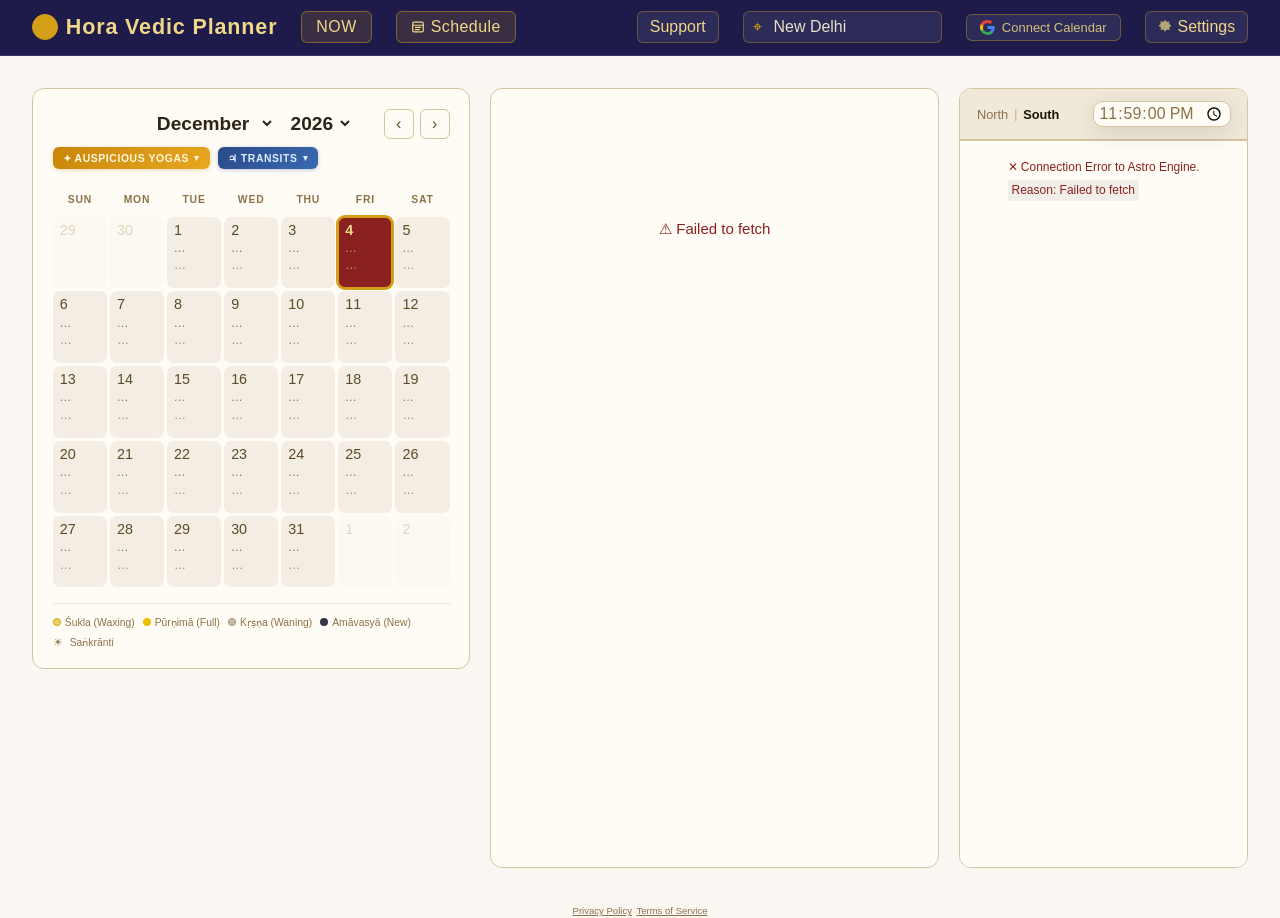
<file: planner.html>
<!--v93-->
<!DOCTYPE html>
<html lang="en">
<head>
<!-- Google tag (gtag.js) -->
<script async src="https://www.googletagmanager.com/gtag/js?id=G-9DDZ1FT2TC"></script>
<script>
  window.dataLayer = window.dataLayer || [];
  function gtag(){dataLayer.push(arguments);}
  gtag('js', new Date());

  gtag('config', 'G-9DDZ1FT2TC');
</script>  
<meta charset="UTF-8">
<meta name="viewport" content="width=device-width, initial-scale=1.0">
<title>Hora Vedic Planner — Electional Astrology/Muhurta</title>
<style>
  :root {
    --font-sans: -apple-system, BlinkMacSystemFont, 'Segoe UI', Roboto, 'Helvetica Neue', Arial, sans-serif;
    --bg: #faf7f2;
    --bg2: #f3ede3;
    --bg3: #ece4d5;
    --card: #fffcf6;
    --border: #d4c4a0;
    --border2: #c4ae82;
    --gold: #b8860b;
    --gold2: #d4a017;
    --gold-light: #f0d888;
    --text: #2c2416;
    --text2: #5c4a28;
    --text3: #8c7248;
    --indigo: #1e1b4b;
    --indigo2: #312e81;
    --red: #8b2020;
    --green: #1a5c1a;
    --shadow: rgba(44,36,22,0.12);
    --hora-sun: #c8860a;
    --hora-moon: #4a6080;
    --hora-mars: #8b2020;
    --hora-mercury: #1a5c1a;
    --hora-jupiter: #6b4e9e;
    --hora-venus: #2a5a5a;
    --hora-saturn: #3a3a5c;
    /* Tithi phase cell colours */
    --tithi-waxing-bg:  #fdf3d0;
    --tithi-waxing-bdr: #ddb840;
    --tithi-full-bg:    #fde712;
    --tithi-full-bdr:   #c8a020;
    --tithi-waning-bg:  #e8ecf6;
    --tithi-waning-bdr: #9aa0cc;
    --tithi-new-bg:     #252340;
    --tithi-new-bdr:    #46427a;
    --tithi-new-text:   #bab4e0;
  }
  * { box-sizing: border-box; margin: 0; padding: 0; }
  body {
    font-family: var(--font-sans);
    background: var(--bg);
    color: var(--text);
    min-height: 100vh;
    font-size: 16px;
  }

  /* NAV */
  nav {
    background: var(--indigo);
    border-bottom: 1px solid #3a3470;
    padding: 0 2rem;
    height: 56px;
    display: flex;
    align-items: center;
    gap: 1.5rem;
    position: sticky;
    top: 0;
    z-index: 100;
  }
  .nav-brand {
    font-family: var(--font-sans);
    font-size: 1.35rem;
    font-weight: 600;
    color: var(--gold-light);
    letter-spacing: 0.04em;
    flex-shrink: 0;
    display: flex;
    align-items: center;
    gap: 0.5rem;
  }
  .nav-brand .brandmark {
    width: 26px; height: 26px;
    border: 1.5px solid var(--gold2);
    border-radius: 50%;
    background-color: var(--gold2);
    display: flex; align-items: center; justify-content: center;
    font-size: 0.9rem;
  }
  .nav-sep { flex: 1; }

  /*FAQs & FORM Button*/
  .faq-wrap { position: relative; }
  #faqBtn {
    background: rgba(255,255,255,0.07);
    border: 1px solid rgba(212,160,23,0.35);
    border-radius: 6px;
    color: var(--gold-light);
    font-family: var(--font-sans);
    font-size: 1rem;
    padding: 6px 12px;
    cursor: pointer;
    display: flex;
    align-items: center;
    gap: 6px;
    transition: background 0.2s;
  }
  #faqBtn:hover { background: rgba(212,160,23,0.18); }
  #faqBtn svg { opacity: 0.7; }

  /* LOCATION SEARCH */
  .location-wrap {
    position: relative;
    display: flex;
    align-items: center;
    gap: 0;
  }
  .loc-icon {
    position: absolute; left: 10px;
    color: var(--gold2);
    font-size: 1rem;
    pointer-events: none;
  }
  #locationInput {
    background: rgba(255,255,255,0.07);
    border: 1px solid rgba(212,160,23,0.35);
    border-radius: 6px;
    color: #e8dfc8;
    font-family: var(--font-sans);
    font-size: 1rem;
    padding: 6px 10px 6px 30px;
    width: 200px;
    outline: none;
    transition: border-color 0.2s, background 0.2s;
  }
  #locationInput::placeholder { color: rgba(232,223,200,0.45); }
  #locationInput:focus {
    background: rgba(255,255,255,0.11);
    border-color: var(--gold2);
  }
  .loc-dropdown {
    position: absolute;
    top: calc(100% + 6px);
    left: 0;
    width: min(280px, calc(100vw - 32px));
    background: var(--indigo);
    border: 1px solid rgba(212,160,23,0.4);
    border-radius: 8px;
    overflow: hidden;
    display: none;
    z-index: 200;
  }
  .loc-dropdown.open { display: block; }
  .loc-item {
    padding: 9px 14px;
    font-size: 13px;
    color: #d4c8a8;
    cursor: pointer;
    border-bottom: 1px solid rgba(255,255,255,0.05);
    transition: background 0.15s;
  }
  .loc-item:hover { background: rgba(212,160,23,0.15); color: var(--gold-light); }
  .loc-item small { display: block; color: rgba(212,200,168,0.55); font-size: 11px; margin-top: 1px; }
  .loc-status { padding: 9px 14px; font-size: 12px; color: rgba(212,200,168,0.5); }

  /* SETTINGS DROPDOWN */
  .settings-wrap { position: relative; }
  #settingsBtn {
    background: rgba(255,255,255,0.07);
    border: 1px solid rgba(212,160,23,0.35);
    border-radius: 6px;
    color: var(--gold-light);
    font-family: var(--font-sans);
    font-size: 1rem;
    padding: 6px 12px;
    cursor: pointer;
    display: flex;
    align-items: center;
    gap: 6px;
    transition: background 0.2s;
  }
  #settingsBtn:hover { background: rgba(212,160,23,0.18); }
  #settingsBtn svg { opacity: 0.7; }
  .settings-panel {
    position: absolute;
    top: calc(100% + 8px);
    right: 0;
    width: 480px;
    background: var(--indigo);
    border: 1px solid rgba(212,160,23,0.4);
    border-radius: 10px;
    padding: 0;
    display: none;
    z-index: 200;
    overflow: hidden;
  }
  .settings-panel.open { display: block; }
  /* Two-column grid */
  .settings-cols {
    display: grid;
    grid-template-columns: 1fr 1fr;
  }
  .settings-col {
    padding: 16px 18px;
  }
  .settings-col + .settings-col {
    border-left: 1px solid rgba(255,255,255,0.08);
  }
  /* Full-width bottom row for default location */
  .settings-col-full {
    padding: 12px 18px;
    border-top: 1px solid rgba(255,255,255,0.08);
  }
  .settings-section { margin-bottom: 16px; }
  .settings-section:last-child { margin-bottom: 0; }
  .settings-label {
    font-family: var(--font-sans);
    font-size: 1rem;
    letter-spacing: 0.12em;
    text-transform: uppercase;
    color: var(--gold2);
    margin-bottom: 8px;
  }
  .radio-option {
    display: flex;
    align-items: center;
    gap: 8px;
    padding: 5px 0;
    cursor: pointer;
    font-size: 1rem;
    color: #d4c8a8;
    transition: color 0.15s;
  }
  .radio-option:hover { color: var(--gold-light); }
  .radio-option input[type=radio] {
    accent-color: var(--gold2);
    cursor: pointer;
  }
  .settings-sep { border: none; border-top: 1px solid rgba(255,255,255,0.08); margin: 12px 0; }
  .time-type-note {
    font-size: 0.75rem;
    color: rgba(212,200,168,0.45);
    margin-top: 6px;
    line-height: 1.5;
  }

  /* MAIN LAYOUT */
  .main {
    display: grid;
    /* Calendar flexes between 340–440px, chart flexes between 260–290px —
       both absorb width pressure first. Hora panel has a protected 320px
       floor (never crushed) and grows with 1fr on wide screens.
       Sizes are in rem (340/440/320/260/290 ÷ 16) so that when the compact
       desktop tier below shrinks the root font size, the columns keep the
       same proportions instead of the hora panel being squeezed. */
    grid-template-columns: minmax(21.25rem, 27.5rem) minmax(20rem, 1fr) minmax(16.25rem, 18.125rem);
    gap: 1.25rem;
    max-width: 1440px;
    margin: 0 auto;
    padding: 2rem;
    align-items: start;
  }

  /* CALENDAR */
  .calendar-card {
    background: var(--card);
    border: 1px solid var(--border);
    border-radius: 12px;
    padding: 1.25rem;
    position: sticky;
    top: 72px;
    /* position:sticky always forms its own stacking context, so anything
       inside (e.g. .transit-dropdown / .yoga-dropdown, both z-index:150)
       is trapped within it and can't out-rank a later sibling column.
       Without this, the hora-panel column (also sticky, z-index:auto)
       paints on top of the calendar card and clips dropdowns that spill
       past the calendar column's width. */
    z-index: 10;
  }
  .cal-header {
    display: flex;
    flex-direction: column;
    gap: 8px;
    margin-bottom: 1.25rem;
  }
  .cal-header-row1 {
    display: grid;
    grid-template-columns: 1fr auto 1fr;
    align-items: center;
    gap: 6px;
  }
  .cal-header-row2 {
    display: flex;
    align-items: center;
    gap: 8px;
  }
  .cal-header-left  { display: flex; align-items: center; gap: 6px; }
  .cal-header-right { display: flex; align-items: center; justify-content: flex-end; gap: 6px; }

  /* TRANSIT BUTTON + DROPDOWN */
  .transit-btn-wrap { position: relative; }
  #transitBtn {
    background: linear-gradient(135deg, #2a4a8a, #3a6ab0);
    border: none;
    border-radius: 6px;
    color: #ddeeff;
    font-family: var(--font-sans);
    font-size: 0.65rem;
    font-weight: 600;
    letter-spacing: 0.06em;
    text-transform: uppercase;
    padding: 5px 10px;
    cursor: pointer;
    display: flex;
    align-items: center;
    gap: 5px;
    white-space: nowrap;
    box-shadow: 0 1px 4px rgba(42,74,138,0.3);
    transition: filter 0.15s;
  }
  #transitBtn:hover { filter: brightness(1.1); }
  #transitBtn .transit-chevron {
    font-size: 9px;
    transition: transform 0.2s;
    display: inline-block;
  }
  #transitBtn.open .transit-chevron { transform: rotate(180deg); }

  .transit-dropdown {
    position: absolute;
    top: calc(100% + 7px);
    left: 50%;
    transform: translateX(-50%);
    width: min(300px, calc(100vw - 48px));
    background: var(--card);
    border: 1px solid var(--border);
    border-radius: 10px;
    box-shadow: 0 6px 24px var(--shadow);
    z-index: 150;
    display: none;
    overflow: hidden;
    max-height: 480px;
    overflow-y: auto;
    scrollbar-width: thin;
    scrollbar-color: var(--border2) transparent;
  }
  .transit-dropdown.open { display: block; }
  .transit-dropdown-header {
    background: linear-gradient(135deg, #2a4a8a, #3a6ab0);
    padding: 10px 14px 8px;
    font-family: var(--font-sans);
    font-size: 0.65rem;
    font-weight: 600;
    color: #ddeeff;
    letter-spacing: 0.04em;
    display: flex;
    align-items: center;
    justify-content: space-between;
  }
  .transit-table {
    width: 100%;
    border-collapse: collapse;
    font-size: 0.65rem;
    font-family: var(--font-sans);
  }
  .transit-table thead tr { background: var(--bg2); }
  .transit-table th {
    font-size: 0.62rem;
    letter-spacing: 0.08em;
    text-transform: uppercase;
    color: var(--text3);
    font-weight: 600;
    padding: 5px 10px 4px;
    text-align: left;
  }
  .transit-table td {
    padding: 7px 10px;
    border-bottom: 1px solid var(--bg3);
    vertical-align: middle;
  }
  .transit-table tr:last-child td { border-bottom: none; }
  .transit-table tr.transit-future td { opacity: 0.55; font-style: italic; }
  .transit-table tr.transit-in-range { cursor: pointer; }
  .transit-table tr.transit-in-range:hover td { background: var(--bg2); }
  .transit-planet-cell {
    display: flex;
    align-items: center;
    gap: 6px;
    font-weight: 600;
    color: var(--text);
  }
  .transit-planet-dot {
    width: 7px; height: 7px;
    border-radius: 50%;
    flex-shrink: 0;
  }
  .transit-none {
    padding: 14px;
    font-size: 0.72rem;
    color: var(--text3);
    text-align: center;
  }
  .cal-title {
    display: flex;
    align-items: baseline;
    justify-content: center;
    gap: 0.35em;
    font-family: var(--font-sans);
    font-size: 1.20rem;
    font-weight: 600;
    color: var(--text);
    text-align: center;
    white-space: nowrap;
  }
  /* Month/year jump-to dropdowns — styled to read as plain title text until
     hovered/focused, rather than looking like ordinary form controls. */
  .cal-title-select {
    font-family: inherit;
    font-size: inherit;
    font-weight: inherit;
    color: inherit;
    background: transparent;
    border: 1px solid transparent;
    border-radius: 6px;
    padding: 1px 3px;
    cursor: pointer;
    appearance: auto;
    -webkit-appearance: auto;
  }
  .cal-title-select:hover,
  .cal-title-select:focus {
    background: var(--bg2);
    border-color: var(--border);
    outline: none;
  }
  #calYearSelect { font-variant-numeric: tabular-nums; }
  .cal-nav-btn {
    background: none;
    border: 1px solid var(--border);
    border-radius: 6px;
    color: var(--text2);
    width: 30px; height: 30px;
    cursor: pointer;
    font-size: 1rem;
    display: flex; align-items: center; justify-content: center;
    transition: border-color 0.2s, color 0.2s;
    flex-shrink: 0;
  }
  .cal-nav-btn:hover { border-color: var(--gold2); color: var(--gold); }

  /* AUSPICIOUS YOGAS BUTTON + DROPDOWN */
  .yoga-btn-wrap { position: relative; }
  #yogaBtn {
    background: linear-gradient(135deg, #c8860a, #e8a820);
    border: none;
    border-radius: 6px;
    color: #fff8e0;
    font-family: var(--font-sans);
    font-size: 0.65rem;
    font-weight: 600;
    letter-spacing: 0.06em;
    text-transform: uppercase;
    padding: 5px 10px;
    cursor: pointer;
    display: flex;
    align-items: center;
    gap: 5px;
    white-space: nowrap;
    box-shadow: 0 1px 4px rgba(184,134,11,0.3);
    transition: filter 0.15s;
  }
  #yogaBtn:hover { filter: brightness(1.08); }
  #yogaBtn .yoga-chevron {
    font-size: 9px;
    transition: transform 0.2s;
    display: inline-block;
  }
  #yogaBtn.open .yoga-chevron { transform: rotate(180deg); }

  .yoga-dropdown {
    position: absolute;
    top: calc(100% + 7px);
    left: 0;
    width: min(310px, calc(100vw - 32px));
    background: var(--card);
    border: 1px solid var(--border);
    border-radius: 10px;
    box-shadow: 0 6px 24px var(--shadow);
    z-index: 150;
    display: none;
    overflow: hidden;
    max-height: 480px;
    overflow-y: auto;
    scrollbar-width: thin;
    scrollbar-color: var(--border2) transparent;
  }
  .yoga-dropdown.open { display: block; }
  .yoga-dropdown-header {
    background: linear-gradient(135deg, #c8860a, #e8a820);
    padding: 10px 14px 8px;
    font-family: var(--font-sans);
    font-size: 0.65rem;
    font-weight: 600;
    color: #fff8e0;
    letter-spacing: 0.04em;
    display: flex;
    align-items: center;
    justify-content: space-between;
  }
  .yoga-dropdown-header .yoga-month-label {
    font-size: 0.65rem;
    opacity: 0.75;
    font-family: var(--font-sans);
    font-weight: 400;
    letter-spacing: 0.06em;
    text-transform: uppercase;
  }
  .yoga-section {
    padding: 0;
    border-bottom: 1px solid var(--bg3);
  }
  .yoga-section:last-child { border-bottom: none; }
  .yoga-section-name {
    display: flex;
    align-items: center;
    gap: 8px;
    padding: 9px 14px 5px;
    font-family: var(--font-sans);
    font-size: 0.65rem;
    font-weight: 600;
    color: var(--text);
  }
  .yoga-dot {
    width: 8px; height: 8px;
    border-radius: 50%;
    flex-shrink: 0;
  }
  .yoga-desc {
    font-size: 0.65rem;
    color: var(--text3);
    padding: 0 14px 5px 30px;
    line-height: 1.4;
  }
  .yoga-dates {
    padding: 0 14px 9px 30px;
    display: flex;
    flex-wrap: wrap;
    gap: 5px;
  }
  .yoga-date-chip {
    font-size: 0.65rem;
    font-family: var(--font-sans);
    font-weight: 500;
    background: var(--bg2);
    border: 1px solid var(--border);
    border-radius: 4px;
    padding: 2px 8px;
    color: var(--text2);
    cursor: pointer;
    transition: background 0.15s, border-color 0.15s;
  }
  .yoga-date-chip:hover {
    background: rgba(184,134,11,0.12);
    border-color: var(--gold2);
    color: var(--gold);
  }
  .yoga-windows-table {
    width: 100%;
    border-collapse: collapse;
    margin: 0 0 6px 0;
    font-size: 0.65rem;
    font-family: var(--font-sans);
  }
  .yoga-windows-table thead tr {
    background: var(--bg2);
  }
  .yoga-windows-table th {
    font-size: 0.65rem;
    letter-spacing: 0.08em;
    text-transform: uppercase;
    color: var(--text3);
    font-weight: 600;
    padding: 5px 14px 4px;
    text-align: left;
    border-bottom: 1px solid var(--border);
  }
  .yoga-windows-table th:last-child { text-align: right; }
  .yoga-windows-table td {
    padding: 5px 14px;
    border-bottom: 1px solid var(--bg3);
    vertical-align: top;
  }
  .yoga-windows-table tr:last-child td { border-bottom: none; }
  .yoga-win-day {
    color: var(--text2);
    white-space: nowrap;
    font-weight: 500;
  }
  .yoga-win-time {
    text-align: right;
    color: var(--text3);
    white-space: nowrap;
    cursor: pointer;
    transition: color 0.15s;
  }
  .yoga-win-time:hover { color: var(--gold); }
  .yoga-win-computing {
    padding: 10px 14px;
    font-size: 0.65rem;
    color: var(--text3);
    font-style: italic;
    display: flex;
    align-items: center;
    gap: 7px;
  }
  .yoga-win-spinner {
    width: 12px; height: 12px;
    border: 1.5px solid var(--border);
    border-top-color: var(--gold2);
    border-radius: 50%;
    animation: spin 0.7s linear infinite;
    flex-shrink: 0;
  }
  .cal-grid {
    display: grid;
    grid-template-columns: repeat(7, 1fr);
    gap: 3px;
  }
  .cal-dow {
    text-align: center;
    font-size: 0.65rem;
    letter-spacing: 0.08em;
    text-transform: uppercase;
    color: var(--text3);
    padding: 5px 0 9px;
    font-weight: 600;
  }
  .cal-day {
    min-height: 4.5rem;
    display: flex;
    flex-direction: column;
    align-items: flex-start;
    justify-content: flex-start;
    border-radius: 7px;
    cursor: pointer;
    font-size: 0.65rem;
    color: var(--text2);
    transition: filter 0.12s, box-shadow 0.12s;
    position: relative;
    padding: 5px 6px 8px 6px;
    line-height: 1;
    border: 1px solid transparent;
    /* default: no tithi loaded yet */
    background: var(--bg2);    
  }
  /* ── Tithi phase backgrounds ───────────────────────────────────── */
  .cal-day.tithi-waxing {
    background: var(--tithi-waxing-bg);
    border-color: var(--tithi-waxing-bdr);
    color: #3a2c0a;
  }
  .cal-day.tithi-full {
    background: var(--tithi-full-bg);
    border-color: var(--tithi-full-bdr);
    color: #3a2c0a;
  }
  .cal-day.tithi-waning {
    background: var(--tithi-waning-bg);
    border-color: var(--tithi-waning-bdr);
    color: #2a2c40;
  }
  .cal-day.tithi-new {
    background: var(--tithi-new-bg);
    border-color: var(--tithi-new-bdr);
    color: var(--tithi-new-text);
  }
  .cal-day.tithi-new {
    background: var(--tithi-new-bg);
    border-color: var(--tithi-new-bdr);
    color: var(--tithi-new-text);
  }
  .cal-day:hover { filter: brightness(0.94); box-shadow: 0 0 0 1.5px var(--gold2); }
  .cal-day.today  { box-shadow: 0 0 0 2px var(--gold2) !important; }
  .cal-day.today .cal-day-num { font-weight: 700; }
  .cal-day.selected {
    background: var(--red) !important;
    border-color: var(--gold2) !important;
    color: var(--gold-light) !important;
    box-shadow: 0 0 0 2px var(--gold2) !important;
    filter: none !important;
  }
  .cal-day.other-month {
    background: var(--bg) !important;
    border-color: transparent !important;
    color: var(--border2);
    opacity: 0.5;
    pointer-events: none;
  }
  .cal-day-num {
    font-size: 0.9rem;
    line-height: 1;
    margin-bottom: 4px;
    font-weight: 500;
  }
  .nak-label {
    font-size: 0.75rem;
    letter-spacing: 0;
    line-height: 1.3;
    font-style: italic;
    white-space: normal;
    word-break: break-word;
    opacity: 0.72;
  }
  .tithi-label {
    font-size: 0.75rem;
    line-height: 1.2;
    margin-top: 2px;
    opacity: 0.60;
  }
  /* keep text readable on dark amāvasyā cells */
  .cal-day.tithi-new .nak-label,
  .cal-day.tithi-new .tithi-label { opacity: 1; }
  /* selected overrides */
  .cal-day.selected .nak-label,
  .cal-day.selected .tithi-label { color: rgba(240,216,136,0.7); opacity: 1; }  

  .yoga-none {
    font-size: 11px;
    color: var(--text3);
    font-style: italic;
    padding: 2px 14px 8px;
  }
  .yoga-computing {
    padding: 18px 14px;
    text-align: center;
    font-size: 12px;
    color: var(--text3);
  }
  .sankranti-icon {
    position: absolute;
    top: 4px;
    right: 5px;
    font-size: 1rem;
    line-height: 1;
    opacity: 0.85;
    cursor: default;
  }
  .cal-day.tithi-new .sankranti-icon { opacity: 0.95; }

  /* MOON PHASE LEGEND */
  .phase-legend {
    display: flex;
    flex-wrap: wrap;
    gap: 8px;
    margin-top: 1rem;
    padding-top: 0.75rem;
    border-top: 1px solid var(--bg3);
    font-size: 0.65rem;
    color: var(--text3);
  }
  .legend-item { display: flex; align-items: center; gap: 4px; }
  .legend-dot { width: 8px; height: 8px; border-radius: 50%; }

  /* HORA PANEL */
  .hora-panel {
    background: var(--card);
    border: 1px solid var(--border);
    border-radius: 12px;
    overflow: hidden;
    /* Match the sticky calendar: fill viewport height minus nav (56px) and padding (2×2rem=64px) */
    height: calc(100vh - 56px - 4rem);
    display: flex;
    flex-direction: column;
    position: sticky;
    top: 72px;
  }
  .hora-header {
    background: #17153a;
    padding: 1.1rem 1.4rem 1rem;
    border-bottom: 1px solid rgba(212,160,23,0.2);
    flex-shrink: 0;
  }
  /* Row 1: date + location + sun times */
  .hora-header-top {
    display: flex;
    align-items: flex-start;
    justify-content: space-between;
    gap: 1rem;
  }
  .hora-date-title {
    font-family: var(--font-sans);
    font-size: 1.2rem;
    font-weight: 600;
    color: #f5e8b0;
    line-height: 1.2;
  }
  .hora-location-line {
    font-size: 0.75rem;
    color: rgba(232,218,180,0.7);
    margin-top: 3px;
    display: flex;
    align-items: center;
    gap: 5px;
    flex-wrap: wrap;
  }
  .hora-sun-times {
    text-align: right;
    font-size: 075rem;
    color: rgba(232,218,180,0.85);
  }
  .hora-sun-times strong { color: #f0c840; display: block; font-size: 1rem; font-weight: 600; }
  .hora-sun-times .label { font-size: 10px; text-transform: uppercase; letter-spacing: 0.1em; color: rgba(232,218,180,0.55); }
  .sun-times-grid { display: flex; gap: 1.8rem; }

  /* Row 2: panchanga pills */
  .panchanga-pills {
    display: flex;
    flex-wrap: wrap;
    gap: 6px;
    margin-top: 10px;
  }
  .panch-pill {
    display: inline-flex;
    align-items: center;
    gap: 6px;
    background: rgba(255,255,255,0.055);
    border: 1px solid rgba(212,160,23,0.28);
    border-radius: 6px;
    padding: 4px 10px 4px 8px;
    font-size: 0.65rem;
    color: #e8ddb8;
    cursor: default;
    transition: background 0.15s;
  }
  .panch-pill:hover { background: rgba(212,160,23,0.13); }
  .panch-pill-label {
    font-size: 0.65rem;
    text-transform: uppercase;
    letter-spacing: 0.1em;
    color: rgba(212,160,23,0.75);
    font-family: var(--font-sans);
  }
  .panch-pill-icon {
    font-size: 0.75rem;
    line-height: 1;
  }
  .panch-pill-value {
    font-family: var(--font-sans);
    font-size: 1rem;
    font-weight: 600;
    color: #f5e8b0;
  }

  /* ── RASI CHART PANEL (standalone 3rd column) ──────────────────────────── */
  .rasi-chart-wrap {
    background: var(--card);
    border: 1px solid var(--border);
    border-radius: 12px;
    overflow: hidden;
    height: calc(100vh - 56px - 4rem);
    display: flex;
    flex-direction: column;
    position: sticky;
    top: 72px;
  }
  .rasi-chart-header {
    background: #f0e8d8;   /* same as hora table thead */
    padding: 0.75rem 1rem;
    border-bottom: 2px solid var(--border);
    flex-shrink: 0;
    display: flex;
    align-items: center;            /* Vertically centers both elements in the row */
    justify-content: space-between;
    flex-wrap: wrap;
    gap: 6px 10px;
  }
  .rasi-chart-title {
    font-family: var(--font-sans);
    font-size: 0.8rem;
    font-weight: 600;
    letter-spacing: 0.07em;
    text-transform: uppercase;
    color: #5c4020;
  }
  .chart-style-toggle {
    display: flex;
    align-items: center;
    gap: 5px;
    font-family: var(--font-sans);
    font-size: 0.8rem;
  }
  .chart-style-opt {
    background: none;
    border: none;
    padding: 2px 1px;
    margin: 0;
    font-family: var(--font-sans);
    font-size: 0.8rem;
    font-weight: 500;
    color: var(--text3);
    cursor: pointer;
    transition: color 0.15s, font-weight 0.15s;
  }
  .chart-style-opt:hover { color: #5c4020; }
  .chart-style-opt.active {
    color: #1a1408;
    font-weight: 700;
  }
  .chart-style-sep {
    color: var(--border2);
    font-size: 0.75rem;
  }
  .rasi-chart-time {
    font-size: 0.8rem;
    color: var(--text3);
    font-family: var(--font-sans);
    font-weight: 500;
  }
  .rasi-svg-wrap {
    flex: 1;
    display: flex;
    flex-direction: column;
    align-items: center;
    justify-content: flex-start;
    padding: 0.5rem 0.5rem;
    overflow-y: auto;
    background: var(--card);
    scrollbar-width: thin;
    scrollbar-color: var(--border2) transparent;
  }
  .rasi-svg-wrap::-webkit-scrollbar { width: 4px; }
  .rasi-svg-wrap::-webkit-scrollbar-track { background: transparent; }
  .rasi-svg-wrap::-webkit-scrollbar-thumb { background: var(--border2); border-radius: 3px; }
  .rasi-svg-wrap svg {
    width: 100%;
    aspect-ratio: 1 / 1; /* South Indian chart is always square — derive
                             height deterministically from width, rather
                             than relying on each browser's (inconsistent)
                             SVG intrinsic-ratio-from-viewBox behavior */
    height: auto; /* fallback for browsers predating aspect-ratio support */
    display: block;
  }
  /* Panchanga info below the chart */
  .rasi-panch-info {
    width: 100%;
    margin-top: 0.85rem;
    padding-top: 0;
    border-top: 1px solid var(--border);
  }
  .rasi-panch-heading {
    font-family: var(--font-sans);
    font-size: 0.8rem;
    font-weight: 600;
    letter-spacing: 0.1em;
    text-transform: uppercase;
    color: var(--text3);
    padding: 7px 0 5px;
    border-bottom: 1px solid var(--border);
    margin-bottom: 1px;
  }
  .rasi-panch-row {
    display: flex;
    justify-content: space-between;
    align-items: center;
    padding: 5px 0;
    border-bottom: 1px solid #ede5d4;
  }
  .rasi-panch-row:last-child { border-bottom: none; }
  .rasi-panch-key {
    font-size: 0.75rem;
    text-transform: uppercase;
    letter-spacing: 0.07em;
    color: var(--text3);
    font-family: var(--font-sans);
    font-weight: 600;
  }
  .rasi-panch-val {
    font-family: var(--font-sans);
    font-size: 0.90rem;
    font-weight: 600;
    color: var(--text);
    text-align: right;
    display: inline-flex;
    gap: 4px;
    white-space: nowrap;
  }
  .rasi-panch-end {
    display: block;
    font-family: var(--font-sans);
    font-size: 0.75rem;
    font-weight: 400;
    color: var(--text3);
    margin-top: 1px;
  }

  /* LAGNA NAVIGATION — prev/next buttons below retrograde legend */
  .lagna-nav {
    display: flex;
    align-items: center;
    justify-content: center;
    gap: 6px;
    margin: 6px 0 2px;
    font-size: 0.7rem;
    color: var(--text3);
  }
  .lagna-nav-btn {
    background: var(--bg2);
    border: 1px solid var(--border);
    border-radius: 5px;
    color: var(--indigo2);
    font-size: 0.72rem;
    font-weight: 600;
    padding: 3px 9px;
    cursor: pointer;
    transition: background 0.12s, border-color 0.12s;
    white-space: nowrap;
  }
  .lagna-nav-btn:hover { background: var(--bg3); border-color: var(--indigo2); }
  .lagna-nav-btn:disabled { opacity: 0.35; cursor: default; }
  .hora-table-wrap {
    padding: 0;
    overflow-x: hidden;  /* long content (e.g. event titles) wraps instead of forcing horizontal scroll */
    overflow-y: auto;   /* scrollable body */
    flex: 1;            /* fills all space below the pinned header */
    /* Custom scrollbar — subtle, matching the warm palette */
    scrollbar-width: thin;
    scrollbar-color: var(--border2) transparent;
  }
  .hora-table-wrap::-webkit-scrollbar { width: 5px; }
  .hora-table-wrap::-webkit-scrollbar-track { background: transparent; }
  .hora-table-wrap::-webkit-scrollbar-thumb { background: var(--border2); border-radius: 3px; }
  table.hora-table {
    width: 100%;
    border-collapse: separate;
    border-spacing: 0;
    font-size: 0.75rem;
  }
  /* Sticky column headers */
  .hora-table thead {
    position: sticky;
    top: 0;
    z-index: 2;
  }
  .hora-table thead tr { background: #f0e8d8; }
  .hora-table th {
    font-size: 0.75rem;
    letter-spacing: 0.07em;
    text-transform: uppercase;
    font-weight: 600;
    color: #5c4020;
    font-family: var(--font-sans);
    padding: 10px 16px;
    text-align: left;
    /* box-shadow replaces border-bottom — border-bottom doesn't stick with sticky */
    box-shadow: inset 0 -2px 0 var(--border);
  }
  .hora-table th:last-child { text-align: right; }
  .hora-table td {
    padding: 9px 16px;
    border-bottom: 1px solid #ede5d4;
    vertical-align: middle;
  }
  .hora-table tr:last-child td { border-bottom: none; }
  .hora-table tr.current-hora td { background: rgba(184,134,11,0.10); }
  .hora-table tr.current-hora td:first-child {
    border-left: 3px solid var(--gold2);
    padding-left: 13px;
  }
  .hora-table tr.past-hora { opacity: 0.45; }
  .hora-table tr.day-hora td { background: rgba(255,220,100,0.05); }
  .hora-table tr.night-hora td { background: rgba(80,90,160,0.05); }

  .time-cell { color: #3a2a0c; font-size: 0.75rem; white-space: nowrap; font-weight: 500; }

  .hora-name-cell {
    display: flex;
    align-items: center;
    gap: 9px;
  }
  .hora-planet-badge {
    width: 30px; height: 30px;
    border-radius: 50%;
    display: flex;
    align-items: center;
    justify-content: center;
    font-size: 0.8rem;
    font-weight: 600;
    flex-shrink: 0;
    border: 1px solid rgba(0,0,0,0.08);
  }
  .hora-planet-name {
    font-family: var(--font-sans);
    font-size: 0.8rem;
    font-weight: 600;
    color: #2c1e08;
  }
  .hora-planet-symbol {
    font-size: 0.8rem;
    color: var(--text3);
    margin-left: 4px;
  }
  .gha-cell { text-align: right; font-size: 0.75rem; color: var(--text3); }
  .gha-num { font-weight: 500; font-size: 0.75rem; color: var(--text2); }

  .special-tag {
    display: inline-block;
    font-size: 0.65rem;
    letter-spacing: 0.05em;
    text-transform: uppercase;
    padding: 2px 8px;
    border-radius: 4px;
    margin-left: 6px;
    font-family: var(--font-sans);
    font-weight: 600;
  }
  .tag-auspicious { background: rgba(26,92,26,0.14); color: #155215; }
  .tag-inauspicious { background: rgba(139,32,32,0.12); color: #7a1818; }
  .hora-current {
    background: #7cfc00;
    border-radius: 6px;
    padding: 4px 8px;
  }

  /* SPECIAL EVENTS ROWS */
  .hora-table tr.event-row td {
    padding: 10px 16px;
    background: rgba(30,27,75,0.04);
    border-bottom: 1px solid #e4d8c8;
  }
  .event-name {
    font-family: var(--font-sans);
    font-size: 0.8rem;
    font-weight: 600;
    letter-spacing: 0.02em;
    color: #1e1b4b;
    display: flex;
    align-items: center;
    gap: 7px;
  }
  .event-sub { font-size: 0.8rem; text-transform: uppercase; letter-spacing: 0.08em; color: #5c4020; }
  .event-icon {
    width: 22px; height: 22px;
    background: var(--indigo2);
    border-radius: 50%;
    display: inline-flex;
    align-items: center;
    justify-content: center;
    font-size: 0.8rem;
    color: var(--gold-light);
    flex-shrink: 0;
  }

  /* LOADING / ERROR */
  .state-overlay {
    display: flex;
    flex-direction: column;
    align-items: center;
    justify-content: center;
    min-height: 280px;
    gap: 12px;
    color: var(--text3);
    font-size: 15px;
  }
  .spinner {
    width: 28px; height: 28px;
    border: 2px solid var(--border);
    border-top-color: var(--gold2);
    border-radius: 50%;
    animation: spin 0.8s linear infinite;
  }
  @keyframes spin { to { transform: rotate(360deg); } }
  .error-msg { color: var(--red); }

  /* TIME TYPE BADGE */
  .time-type-badge {
    display: inline-block;
    font-size: 0.5rem;
    padding: 2px 9px;
    border-radius: 4px;
    background: rgba(212,160,23,0.18);
    color: #f0c840;
    border: 1px solid rgba(212,160,23,0.3);
    vertical-align: middle;
    font-weight: 500;
  }

  /* SET DEFAULT LOCATION */
  .set-default-btn {
    margin-top: 6px;
    background: rgba(212,160,23,0.12);
    border: 1px solid rgba(212,160,23,0.3);
    border-radius: 5px;
    color: var(--gold2);
    font-family: var(--font-sans);
    font-size: 0.8rem;
    padding: 4px 10px;
    cursor: pointer;
    transition: background 0.2s;
    display: flex;
    align-items: center;
    gap: 5px;
  }
  .set-default-btn:hover { background: rgba(212,160,23,0.22); }
  .set-default-note {
    font-size: 0.8rem;
    color: rgba(212,200,168,0.5);
    margin-top: 4px;
  }

  .special-time-range {
    font-size: 0.8rem;
    color: var(--text3);
    white-space: nowrap;
    text-align: right;
    padding-right: 14px;
    font-family: var(--font-sans);
  }

  /* PANCHANGA TRANSITION ROWS — distinct from special muhurta event-row */
  .hora-table tr.pancha-change-row td {
    background: rgba(49,46,129,0.07);
    border-bottom: 1px solid rgba(49,46,129,0.15);
    border-top: 1px solid rgba(49,46,129,0.12);
    padding: 8px 14px;
  }
  .pancha-change-cell {
    display: flex;
    align-items: center;
    gap: 9px;
  }
  .pancha-change-time {
    font-size: 0.8rem;
    font-weight: 500;
    color: var(--indigo2);
    white-space: nowrap;
    min-width: 3.2em;
    flex-shrink: 0;
  }
  .pancha-change-icon {
    width: 20px; height: 20px;
    border-radius: 50%;
    background: rgba(49,46,129,0.18);
    border: 1px solid rgba(49,46,129,0.35);
    display: flex;
    align-items: center;
    justify-content: center;
    font-size: 0.8rem;
    color: var(--indigo2);
    flex-shrink: 0;
  }
  .pancha-change-body { display: flex; flex-direction: column; gap: 1px; }
  .pancha-change-label {
    font-size: 0.75rem;
    letter-spacing: 0.1em;
    text-transform: uppercase;
    color: rgba(49,46,129,0.6);
    line-height: 1;
  }
  .pancha-change-name {
    font-family: var(--font-sans);
    font-size: 0.75rem;
    font-weight: 600;
    color: var(--indigo2);
    line-height: 1.2;
  }
  .pancha-change-tag {
    font-size: 0.65rem;
    padding: 1px 7px;
    border-radius: 3px;
    background: rgba(49,46,129,0.1);
    border: 1px solid rgba(49,46,129,0.25);
    color: var(--indigo2);
    letter-spacing: 0.04em;
    margin-left: 6px;
    font-family: var(--font-sans);
  }

  /* AUSPICIOUS YOGA ROWS — coloured accent matching yoga theme */
  .hora-table tr.yoga-event-row td {
    padding: 7px 14px;
    border-bottom: 1px solid rgba(0,0,0,0.06);
  }
  .yoga-event-cell {
    display: flex;
    align-items: center;
    gap: 9px;
  }
  .yoga-event-time {
    font-size: 0.8rem;
    font-weight: 500;
    white-space: nowrap;
    min-width: 3.2em;
    flex-shrink: 0;
  }
  .yoga-event-dot {
    width: 8px; height: 8px;
    border-radius: 50%;
    flex-shrink: 0;
  }
  .yoga-event-body {
    display: flex;
    flex-direction: column;
    gap: 1px;
    min-width: 0;
  }
  .yoga-event-label {
    font-size: 0.7rem;
    letter-spacing: 0.09em;
    text-transform: uppercase;
    opacity: 0.6;
    line-height: 1;
  }
  .yoga-event-name {
    font-size: 0.8rem;
    font-weight: 600;
    line-height: 1.2;
    white-space: nowrap;
    overflow: hidden;
    text-overflow: ellipsis;
  }
  .yoga-event-clip {
    font-size: 0.7rem;
    opacity: 0.55;
    font-style: italic;
    margin-left: 4px;
  }
  .hora-table tr.scheduled-event-row td {
    padding: 0;
    border-bottom: 1px solid var(--bg3);
  }
  .sched-event-block {
    display: flex;
    align-items: center;
    gap: 14px;
    background: var(--card);
    cursor: pointer;
    transition: filter 0.12s;
    position: relative; /* anchor for the hover tooltip */
    padding-right: 14px;
  }
  .sched-event-block:hover { filter: brightness(0.96); }
  .sched-event-bar {
    width: 5px;
    align-self: stretch;
    flex-shrink: 0;
    border-radius: 2px 0 0 2px;
  }
  .sched-event-body {
    padding: 10px 0;
    flex: 1;
    min-width: 0;
  }
  .sched-event-title {
    font-family: var(--font-sans);
    font-size: 1.15rem;   /* (a) larger title */
    font-weight: 700;
    color: var(--text);
    line-height: 1.3;
    /* Wrap long titles onto additional lines (growing the row's height)
       instead of forcing the panel to scroll horizontally. overflow-wrap
       handles a single very long unbroken word/URL that has no natural
       break point. */
    white-space: normal;
    overflow-wrap: break-word;
    word-break: break-word;
  }
  .sched-event-time {
    font-family: var(--font-sans);
    font-size: 0.95rem;   /* (b) larger + bolder, moved to the right */
    font-weight: 700;
    color: var(--text2);
    white-space: nowrap;
    flex-shrink: 0;
  }
  .sched-event-gcal-icon {
    flex-shrink: 0;
    display: flex;
    align-items: center;
    justify-content: center;
  }
  /* Description no longer renders inline in the row — it only appears in
     the hover tooltip (see .sched-event-tooltip below). */
  .sched-event-tooltip {
    position: absolute;
    left: 19px;
    top: calc(100% + 6px);
    z-index: 40;
    max-width: 320px;
    background: #2c2410;
    color: #fdf6e3;
    font-family: var(--font-sans);
    font-size: 12px;
    line-height: 1.4;
    padding: 8px 12px;
    border-radius: 6px;
    box-shadow: 0 4px 14px rgba(0,0,0,0.25);
    opacity: 0;
    visibility: hidden;
    transform: translateY(-4px);
    transition: opacity 0.15s, transform 0.15s;
    pointer-events: none;
    white-space: pre-wrap;
  }
  .sched-event-block:hover .sched-event-tooltip {
    opacity: 1;
    visibility: visible;
    transform: translateY(0);
  }
  .sched-event-delete {
    align-self: center;
    padding: 0;
    font-size: 14px;
    color: var(--text3);
    cursor: pointer;
    opacity: 0;
    transition: opacity 0.15s;
    background: none;
    border: none;
    line-height: 1;
    flex-shrink: 0;
  }
  .sched-event-block:hover .sched-event-delete { opacity: 0.6; }
  .sched-event-delete:hover { opacity: 1 !important; color: var(--red); }

  /* EVENT SCHEDULING POPUP */
  .event-popup-overlay {
    position: fixed;
    inset: 0;
    z-index: 500;
    background: transparent;
  }
  .event-popup {
    position: fixed;
    z-index: 501;
    width: min(320px, calc(100vw - 32px));
    background: var(--card);
    border: 1px solid var(--border);
    border-radius: 12px;
    box-shadow: 0 8px 32px rgba(44,36,22,0.18), 0 2px 8px rgba(44,36,22,0.10);
    padding: 0;
    overflow: hidden;
    font-family: var(--font-sans);
    max-height: 90vh;      /* never taller than the viewport, even on desktop */
    display: flex;
    flex-direction: column;
  }
  .event-popup-header {
    background: var(--indigo);
    padding: 12px 16px;
    display: flex;
    align-items: center;
    justify-content: space-between;
    flex-shrink: 0; /* stay pinned while the body scrolls */
  }
  .event-popup-header-title {
    font-family: var(--font-sans);
    font-size: 1rem;
    font-weight: 600;
    color: var(--gold-light);
    letter-spacing: 0.03em;
  }
  .event-popup-hora-label {
    font-size: 11px;
    color: rgba(240,216,136,0.55);
    margin-top: 1px;
  }
  .event-popup-close {
    background: none;
    border: none;
    color: rgba(240,216,136,0.6);
    font-size: 18px;
    cursor: pointer;
    line-height: 1;
    padding: 2px 4px;
    border-radius: 4px;
    transition: color 0.15s;
  }
  .event-popup-close:hover { color: var(--gold-light); }
  .event-popup-body {
    padding: 16px;
    display: flex;
    flex-direction: column;
    gap: 12px;
    overflow-y: auto;  /* scrolls internally instead of clipping off-screen */
    min-height: 0;
  }
  .event-popup-field {
    display: flex;
    flex-direction: column;
    gap: 4px;
  }
  .event-popup-label {
    font-size: 10px;
    letter-spacing: 0.1em;
    text-transform: uppercase;
    color: var(--text3);
    font-weight: 500;
  }
  .event-popup input[type=text],
  .event-popup input[type=time],
  .event-popup textarea {
    font-family: var(--font-sans);
    font-size: 14px;
    color: var(--text);
    background: var(--bg2);
    border: 1px solid var(--border);
    border-radius: 6px;
    padding: 7px 10px;
    outline: none;
    transition: border-color 0.15s;
    width: 100%;
    resize: none;
  }
  .event-popup input:focus,
  .event-popup textarea:focus { border-color: var(--gold2); background: var(--bg); }
  .event-popup-time-row {
    display: grid;
    grid-template-columns: 1fr auto 1fr;
    align-items: center;
    gap: 6px;
  }
  .event-popup-time-sep {
    font-size: 12px;
    color: var(--text3);
    text-align: center;
  }
  .event-popup-colors {
    display: flex;
    gap: 7px;
    flex-wrap: wrap;
  }
  .color-swatch {
    width: 22px; height: 22px;
    border-radius: 50%;
    cursor: pointer;
    border: 2px solid transparent;
    transition: transform 0.1s, border-color 0.1s;
    flex-shrink: 0;
  }
  .color-swatch:hover { transform: scale(1.15); }
  .color-swatch.selected { border-color: var(--text); transform: scale(1.1); }
  .event-popup-footer {
    padding: 10px 16px 14px;
    display: flex;
    gap: 8px;
    justify-content: flex-end;
    border-top: 1px solid var(--bg3);
    flex-shrink: 0; /* stay pinned while the body scrolls */
  }
  .popup-btn {
    font-family: var(--font-sans);
    font-size: 13px;
    font-weight: 500;
    padding: 6px 16px;
    border-radius: 6px;
    cursor: pointer;
    border: 1px solid transparent;
    transition: background 0.15s, color 0.15s;
  }
  .popup-btn-cancel {
    background: var(--bg2);
    border-color: var(--border);
    color: var(--text2);
  }
  .popup-btn-cancel:hover { background: var(--bg3); }
  .popup-btn-save {
    background: var(--indigo);
    color: var(--gold-light);
    border-color: var(--indigo2);
  }
  .popup-btn-save:hover { background: var(--indigo2); }

  

  /* GHATIKA TAGS */
  .ghatika-cell {
    text-align: right;
    white-space: nowrap;
    padding-right: 14px;
  }
  .ghatika-tags {
    display: inline-flex;
    flex-wrap: wrap;
    justify-content: flex-end;
    gap: 3px;
  }
  .g-tag {
    font-size: 0.50rem;
    font-family: var(--font-sans);
    font-weight: 500;
    color: var(--text3);
    background: var(--bg3);
    border: 1px solid var(--border);
    border-radius: 3px;
    padding: 1px 5px;
    letter-spacing: 0.02em;
    line-height: 1.5;
  }
  .hora-table tr.current-hora .g-tag {
    background: rgba(184,134,11,0.12);
    border-color: rgba(184,134,11,0.3);
    color: var(--gold);
  }
  .hora-table tr.past-hora .g-tag { opacity: 0.6; }

  /* TODAY BUTTON */
  #todayBtn {
    background: rgba(212,160,23,0.15);
    border: 1px solid rgba(212,160,23,0.45);
    border-radius: 6px;
    color: var(--gold-light);
    font-family: var(--font-sans);
    font-size: 1rem;
    font-weight: 500;
    padding: 6px 14px;
    cursor: pointer;
    letter-spacing: 0.03em;
    transition: background 0.2s, color 0.2s;
    white-space: nowrap;
    flex-shrink: 0;
  }
  #todayBtn:hover { background: rgba(212,160,23,0.30); color: #fff8e0; }

  /* SCHEDULE (agenda) VIEW BUTTON — toggles hora panel into a Google-Calendar-style list */
  #scheduleBtn {
    background: rgba(212,160,23,0.15);
    border: 1px solid rgba(212,160,23,0.45);
    border-radius: 6px;
    color: var(--gold-light);
    font-family: var(--font-sans);
    font-size: 1rem;
    font-weight: 500;
    padding: 6px 14px;
    cursor: pointer;
    letter-spacing: 0.03em;
    transition: background 0.2s, color 0.2s;
    white-space: nowrap;
    flex-shrink: 0;
    display: flex;
    align-items: center;
    gap: 6px;
  }
  #scheduleBtn:hover { background: rgba(212,160,23,0.30); color: #fff8e0; }
  #scheduleBtn.active { background: var(--gold); color: #2a2210; border-color: var(--gold); }

  /* SCHEDULE / AGENDA LIST — renders inside the hora panel in place of the hora table */
  .schedule-view { padding: 4px 2px 24px; overflow-y: auto; height: 100%; }
  .schedule-day-group { display: flex; border-bottom: 1px solid var(--border); }
  .schedule-day-group:last-child { border-bottom: none; }
  .schedule-day-label {
    flex: 0 0 64px;
    padding: 14px 8px 14px 4px;
    text-align: right;
    display: flex;
    flex-direction: column;
    align-items: flex-end;
    gap: 2px;
    cursor: pointer;
    transition: opacity 0.15s;
  }
  .schedule-day-label:hover { opacity: 0.7; }
  .schedule-day-num {
    font-size: 1.4rem;
    font-weight: 600;
    color: var(--text);
    line-height: 1;
  }
  .schedule-day-num.today {
    background: var(--gold);
    color: #2a2210;
    width: 30px; height: 30px;
    border-radius: 50%;
    display: flex; align-items: center; justify-content: center;
    font-size: 1rem;
  }
  .schedule-day-sub {
    font-size: 0.7rem;
    letter-spacing: 0.06em;
    text-transform: uppercase;
    color: var(--text3);
  }
  .schedule-day-sub.today { color: var(--gold-light); }
  .schedule-day-events { flex: 1; padding: 4px 0; min-width: 0; }
  .schedule-event-row {
    display: flex;
    align-items: center;
    gap: 10px;
    padding: 6px 4px;
    font-size: 0.85rem;
  }
  .schedule-event-dot {
    width: 9px; height: 9px; border-radius: 50%;
    flex-shrink: 0;
  }
  .schedule-event-time {
    color: var(--text2);
    white-space: nowrap;
    min-width: 7.5em;
  }
  .schedule-event-title {
    color: var(--text);
    overflow: hidden;
    text-overflow: ellipsis;
    white-space: nowrap;
  }
  .schedule-now-row {
    display: flex;
    align-items: center;
    gap: 0;
    padding: 0 4px;
  }
  .schedule-now-dot {
    width: 9px; height: 9px; border-radius: 50%;
    background: #e0402a;
    flex-shrink: 0;
  }
  .schedule-now-line {
    flex: 1;
    height: 1px;
    background: #e0402a;
  }
  .schedule-empty {
    padding: 40px 20px;
    text-align: center;
    color: var(--text3);
    font-size: 0.9rem;
  }

  /* COMPACT DESKTOP (≈1041–1284px wide, e.g. a laptop at 100% browser zoom
     with Windows display scaling). At full size the nav needs ~1180px and
     the three columns ~1020px, so in this range the nav buttons spilled
     past the nav background and the hora panel got crushed. Rather than
     re-flowing, scale the whole UI down smoothly with the viewport: the
     root font size shrinks (1284px → 16px, 1041px → ~13px) so everything
     sized in rem follows, and the few px-sized pieces get rem equivalents.
     At 1285px and up nothing changes; at 1040px and below the existing
     mobile/tablet layout takes over. */
  @media (min-width: 1041px) and (max-width: 1284px) {
    html { font-size: clamp(12.5px, 1.246vw, 16px); }
    body { font-size: 1rem; }
    nav { height: 3.5rem; }
    .nav-brand .brandmark { width: 1.625rem; height: 1.625rem; }
    #locationInput { width: 12.5rem; }
    .gcal-btn { font-size: 0.8125rem; padding: 5px 0.8125rem; }
    .gcal-btn svg { width: 0.9375rem; height: 0.9375rem; }
    .calendar-card { top: 4.5rem; }
    .hora-panel,
    .rasi-chart-wrap {
      top: 4.5rem;
      height: calc(100vh - 3.5rem - 4rem);
    }
    .hora-sun-times .label { font-size: 0.625rem; }
    .hora-planet-badge { width: 1.875rem; height: 1.875rem; }
  }

  /* RESPONSIVE */
  @media (max-width: 1040px) {
    nav { padding: 0 0.85rem; gap: 0.6rem; height: auto; min-height: 52px; flex-wrap: wrap; padding-top: 8px; padding-bottom: 8px; }
    .nav-brand { font-size: 1.1rem; }
    .nav-brand span { display: none; }
    .nav-sep { display: none; }
    #locationInput { width: 130px; font-size: 13px; }
    #todayBtn { font-size: 12px; padding: 5px 10px; }
    #scheduleBtn { font-size: 12px; padding: 5px 10px; }
    #faqBtn { font-size: 12px; padding: 5px 10px; }
    #settingsBtn { font-size: 12px; padding: 5px 10px; }
    .settings-panel {
      position: fixed; top: auto; bottom: 0; left: 0; right: 0;
      width: 100% !important; border-radius: 14px 14px 0 0;
      max-height: 85vh; overflow-y: auto;
    }
    /* Event popup: same bottom-sheet treatment as the settings panel — the
       desktop version positions itself to the left of the hora panel via
       inline JS styles, which pushes it off-screen on a narrow viewport
       with no room to its left. !important overrides those inline styles. */
    .event-popup {
      position: fixed !important;
      top: auto !important; bottom: 0 !important;
      left: 0 !important; right: 0 !important;
      width: 100% !important;
      max-width: 100%;
      border-radius: 14px 14px 0 0;
      max-height: 85vh;
    }
    .settings-cols { grid-template-columns: 1fr; }
    .settings-col + .settings-col { border-left: none; border-top: 1px solid rgba(255,255,255,0.08); }
    /* Mobile: single column, natural page scroll — no fixed heights */
    .main { grid-template-columns: 1fr; padding: 0.75rem; gap: 0.75rem; }
    .calendar-card { position: static; padding: 0.85rem 0.75rem 0.75rem; }
    .hora-panel {
      height: auto;        /* release fixed height on mobile */
      position: static;    /* and sticky positioning */
      min-height: 60vh;    /* enough to see several rows */
    }
    .rasi-chart-wrap {
      height: auto;
      position: static;
      min-height: 800px;
    }
    .hora-table-wrap { max-height: 55vh; } /* constrain scroll region on mobile */
    .cal-header { margin-bottom: 0.75rem; }
    .cal-title { font-size: 1.15rem; }
    .cal-nav-btn { width: 26px; height: 26px; font-size: 12px; }
    .cal-grid { gap: 2px; }
    .cal-dow { font-size: 9px; padding: 3px 0 5px; }
    .cal-day { min-height: 52px; padding: 4px 4px 5px 4px; }
    .cal-day-num { font-size: 11px; margin-bottom: 2px; }
    .nak-label { font-size: 7.5px; }
    .tithi-label { font-size: 7px; margin-top: 1px; }
    .phase-legend { font-size: 10px; gap: 6px; margin-top: 0.5rem; padding-top: 0.5rem; }
    .legend-dot { width: 7px; height: 7px; }
    .hora-header { padding: 0.85rem 1rem 0.75rem; }
    .hora-header-top { flex-direction: column; gap: 0.5rem; }
    .sun-times-grid { align-self: flex-start; gap: 1.4rem; }
    .panchanga-pills { gap: 4px; }
    .panch-pill { padding: 3px 7px 3px 6px; font-size: 11px; }
    .panch-pill-value { font-size: 12px; }
    .hora-date-title { font-size: 1.15rem; }
    .hora-location-line { font-size: 11px; margin-top: 3px; }
    .hora-sun-times strong { font-size: 14px; }
    .hora-sun-times .label { font-size: 9px; }
    .hora-table th, .hora-table td { padding: 7px 10px; }
    .hora-table th { font-size: 10px; }
    .time-cell { font-size: 12px; }
    .hora-planet-badge { width: 24px; height: 24px; font-size: 12px; }
    .hora-planet-name { font-size: 0.8rem; }
    .ghatika-cell { padding-right: 8px; }
    .g-tag { font-size: 9px; padding: 1px 4px; }
  }

  .rasi-chart-time-input {
  font-family: var(--font-sans);
  font-size: 1rem;
  font-weight: 500;
  color: var(--text3);
  background: white;
  background: var(--card);
  border: 1px solid var(--border);
  border-radius: 10px;
  box-shadow: 0 6px 24px var(--shadow);
  z-index: 150;
  padding: 1px 4px;
  outline: none;
  cursor: pointer;
  transition: border-color 0.2s, background 0.2s;
  }

  .rasi-chart-time-input:hover {
  background: var(--gold);
  color: white;
  }

  .rasi-chart-time-input:focus {
  border-color: var(--gold2);
  background: var(--bg);
  color: var(--text);
  }


  /* ── GCAL CONNECT BUTTON ─────────────────────────────────────────────────── */
  .gcal-btn {
    display: flex;
    align-items: center;
    gap: 7px;
    background: rgba(255,255,255,0.07);
    border: 1px solid rgba(212,160,23,0.4);
    border-radius: 6px;
    color: rgba(240,216,136,0.85);
    font-family: var(--font-sans);
    font-size: 13px;
    font-weight: 500;
    padding: 5px 13px;
    cursor: pointer;
    white-space: nowrap;
    flex-shrink: 0;
    transition: background 0.2s, color 0.2s;
  }
  .gcal-btn:hover { background: rgba(212,160,23,0.2); color: #fff8e0; }
  .gcal-btn svg { flex-shrink: 0; }

  /* connected chip */
  .gcal-chip {
    display: none;
    align-items: center;
    gap: 7px;
    background: rgba(255,255,255,0.07);
    border: 1px solid rgba(212,160,23,0.3);
    border-radius: 20px;
    padding: 3px 12px 3px 6px;
    cursor: pointer;
    flex-shrink: 0;
    position: relative;
    transition: background 0.2s;
  }
  .gcal-chip:hover { background: rgba(212,160,23,0.15); }
  .gcal-chip-dot {
    width: 8px; height: 8px;
    border-radius: 50%;
    background: #4caf50;
    flex-shrink: 0;
  }
  .gcal-chip-label {
    font-size: 12.5px;
    color: rgba(240,216,136,0.9);
    white-space: nowrap;
  }
  .gcal-chip-menu {
    position: absolute;
    top: calc(100% + 8px);
    right: 0;
    background: var(--indigo);
    border: 1px solid rgba(212,160,23,0.4);
    border-radius: 8px;
    min-width: 170px;
    display: none;
    z-index: 300;
    overflow: hidden;
  }
  .gcal-chip-menu.open { display: block; }
  .gcal-chip-menu-item {
    padding: 10px 16px;
    font-size: 13px;
    color: #d4c8a8;
    cursor: pointer;
    border-bottom: 1px solid rgba(255,255,255,0.06);
    transition: background 0.15s;
  }
  .gcal-chip-menu-item:last-child { border-bottom: none; }
  .gcal-chip-menu-item:hover { background: rgba(212,160,23,0.12); color: var(--gold-light); }
  .gcal-chip-menu-item.danger:hover { background: rgba(139,32,32,0.18); color: #f08080; }

  /* popup: gcal toggle row */
  .popup-gcal-row {
    display: none;   /* shown only when connected */
    align-items: center;
    justify-content: space-between;
    padding: 8px 0 2px;
    border-top: 1px solid var(--bg3);
    margin-top: 4px;
  }
  .popup-gcal-row.visible { display: flex; }
  .popup-gcal-label {
    font-size: 12.5px;
    color: var(--text2);
    display: flex;
    align-items: center;
    gap: 6px;
  }
  .popup-gcal-toggle {
    position: relative;
    width: 36px; height: 20px;
    flex-shrink: 0;
  }
  .popup-gcal-toggle input { opacity: 0; width: 0; height: 0; }
  .popup-gcal-slider {
    position: absolute; inset: 0;
    background: var(--border2);
    border-radius: 20px;
    cursor: pointer;
    transition: background 0.2s;
  }
  .popup-gcal-slider::before {
    content: '';
    position: absolute;
    width: 14px; height: 14px;
    left: 3px; bottom: 3px;
    background: white;
    border-radius: 50%;
    transition: transform 0.2s;
  }
  .popup-gcal-toggle input:checked + .popup-gcal-slider { background: #4caf50; }
  .popup-gcal-toggle input:checked + .popup-gcal-slider::before { transform: translateX(16px); }

  /* toast */
  .hd-toast {
    position: fixed;
    bottom: 24px;
    left: 50%;
    transform: translateX(-50%) translateY(80px);
    background: var(--indigo);
    border: 1px solid rgba(212,160,23,0.4);
    border-radius: 8px;
    padding: 10px 20px;
    font-size: 13.5px;
    color: var(--gold-light);
    box-shadow: 0 6px 24px rgba(0,0,0,0.3);
    z-index: 900;
    transition: transform 0.3s cubic-bezier(.22,.8,.36,1), opacity 0.3s;
    opacity: 0;
    pointer-events: none;
    white-space: nowrap;
  }
  .hd-toast.show { transform: translateX(-50%) translateY(0); opacity: 1; }

  /* migration banner */
  .gcal-migrate-banner {
    display: none;
    position: fixed;
    bottom: 24px;
    left: 50%;
    transform: translateX(-50%);
    background: var(--indigo);
    border: 1px solid rgba(212,160,23,0.5);
    border-radius: 10px;
    padding: 14px 18px;
    font-size: 13px;
    color: #d4c8a8;
    box-shadow: 0 8px 32px rgba(0,0,0,0.35);
    z-index: 901;
    max-width: min(420px, calc(100vw - 32px));
    line-height: 1.5;
  }
  .gcal-migrate-banner.show { display: block; }
  .gcal-migrate-actions { display: flex; gap: 10px; margin-top: 12px; }
  .gcal-migrate-btn {
    flex: 1;
    padding: 7px 0;
    border-radius: 6px;
    border: 1px solid rgba(212,160,23,0.4);
    font-size: 13px;
    cursor: pointer;
    font-family: var(--font-sans);
    transition: background 0.2s;
  }
  .gcal-migrate-btn.primary { background: rgba(212,160,23,0.2); color: var(--gold-light); }
  .gcal-migrate-btn.primary:hover { background: rgba(212,160,23,0.35); }
  .gcal-migrate-btn.secondary { background: transparent; color: #a09080; }
  .gcal-migrate-btn.secondary:hover { background: rgba(255,255,255,0.05); }
</style>

<!-- Google Identity Services -->
<script src="https://accounts.google.com/gsi/client" async defer></script>

</head>
<body>

<!-- TOAST -->
<div class="hd-toast" id="hdToast"></div>

<!-- LOCAL→GCAL MIGRATION BANNER -->
<div class="gcal-migrate-banner" id="gcalMigrateBanner">
  <strong style="color:var(--gold-light);">You have local events</strong><br>
  Add your <span id="gcalMigrateCount"></span> locally saved event(s) to Google Calendar so they appear on all your devices?
  <div class="gcal-migrate-actions">
    <button class="gcal-migrate-btn primary" id="gcalMigrateYes">Add to Google Calendar</button>
    <button class="gcal-migrate-btn secondary" id="gcalMigrateNo">Keep local only</button>
  </div>
</div>

<!-- NAV -->
<nav>
  <a href="index.html" class="nav-brand" style="text-decoration:none; cursor:pointer;" title="Hora Vedic Planner — Home">
    <div class="brandmark"><!--☽--></div>
    <span>Hora Vedic Planner</span>
  </a>

  <button id="todayBtn">NOW</button>

  <button id="scheduleBtn" title="Agenda / schedule view">
    <svg width="14" height="14" viewBox="0 0 16 16" fill="none" stroke="currentColor" stroke-width="1.4" stroke-linecap="round" stroke-linejoin="round">
      <rect x="2" y="2.5" width="12" height="11" rx="1.5"></rect>
      <line x1="2" y1="6" x2="14" y2="6"></line>
      <line x1="5" y1="8.5" x2="11" y2="8.5"></line>
      <line x1="5" y1="11" x2="9.5" y2="11"></line>
    </svg>
    Schedule
  </button>

  <div class="nav-sep"></div>

  <!-- FAQ & Form Button -->
  <div class="faq-wrap">
    <button id="faqBtn">
      <!--<svg width="14" height="14" viewBox="0 0 16 16" fill="currentColor">
        <circle cx="12" cy="12" r="10"></circle>
        <path d="M9.09 9a3 3 0 0 1 5.83 1c0 2-3 3-3 3"></path>
        <line x1="12" y1="17" x2="12.01" y2="17"></line>
      </svg>-->
      Support
    </button>
  </div>

  <!-- Location Search -->
  <div class="location-wrap" id="locationWrap">
    <span class="loc-icon">⌖</span>
    <input type="text" id="locationInput" placeholder="Search city…" autocomplete="off" spellcheck="false">
    <div class="loc-dropdown" id="locDropdown">
      <div class="loc-status">Type to search…</div>
    </div>
  </div>

  <!-- Google Calendar Connect -->
  <button class="gcal-btn" id="gcalConnectBtn" title="Sync events with Google Calendar">
    <svg width="15" height="15" viewBox="0 0 18 18" xmlns="http://www.w3.org/2000/svg">
      <path d="M17.64 9.2c0-.637-.057-1.251-.164-1.84H9v3.481h4.844a4.14 4.14 0 01-1.796 2.716v2.259h2.908c1.702-1.567 2.684-3.875 2.684-6.615z" fill="#4285F4"/>
      <path d="M9 18c2.43 0 4.467-.806 5.956-2.184l-2.908-2.259c-.806.54-1.837.86-3.048.86-2.344 0-4.328-1.584-5.036-3.711H.957v2.332A8.997 8.997 0 009 18z" fill="#34A853"/>
      <path d="M3.964 10.706A5.41 5.41 0 013.682 9c0-.593.102-1.17.282-1.706V4.962H.957A8.996 8.996 0 000 9c0 1.452.348 2.827.957 4.038l3.007-2.332z" fill="#FBBC05"/>
      <path d="M9 3.58c1.321 0 2.508.454 3.44 1.345l2.582-2.58C13.463.891 11.426 0 9 0A8.997 8.997 0 00.957 4.962L3.964 7.294C4.672 5.163 6.656 3.58 9 3.58z" fill="#EA4335"/>
    </svg>
    Connect Calendar
  </button>

  <!-- Connected chip (shown after auth) -->
  <div class="gcal-chip" id="gcalChip">
    <div class="gcal-chip-dot"></div>
    <span class="gcal-chip-label">Calendar synced</span>
    <div class="gcal-chip-menu" id="gcalChipMenu">
      <div class="gcal-chip-menu-item danger" id="gcalDisconnectBtn">Disconnect</div>
    </div>
  </div>

  <!-- Settings -->
  <div class="settings-wrap">
    <button id="settingsBtn">
      <svg width="14" height="14" viewBox="0 0 16 16" fill="currentColor">
        <path d="M8 10a2 2 0 100-4 2 2 0 000 4z"/>
        <path fill-rule="evenodd" d="M8 0a1 1 0 011 1v.5a5.98 5.98 0 011.95.808l.354-.353a1 1 0 011.414 1.414l-.353.354A5.98 5.98 0 0113.5 5.5H14a1 1 0 010 2h-.5a5.98 5.98 0 01-.808 1.95l.353.354a1 1 0 01-1.414 1.414l-.354-.353A5.98 5.98 0 019 11.5V12a1 1 0 01-2 0v-.5a5.98 5.98 0 01-1.95-.808l-.354.353a1 1 0 01-1.414-1.414l.353-.354A5.98 5.98 0 012.5 7.5H2a1 1 0 010-2h.5a5.98 5.98 0 01.808-1.95l-.353-.354a1 1 0 011.414-1.414l.354.353A5.98 5.98 0 016 2.5V2a1 1 0 011-1z" clip-rule="evenodd"/>
      </svg>
      Settings
    </button>
    <div class="settings-panel" id="settingsPanel">
      <div class="settings-cols">
        <!-- LEFT column: Horā System + Time Display -->
        <div class="settings-col">
          <div class="settings-section">
            <div class="settings-label">Horā System</div>
            <label class="radio-option"><input type="radio" name="horaSystem" value="mahakala-muhurta" checked> Mahākālahorā (Muhūrta)</label>
            <label class="radio-option"><input type="radio" name="horaSystem" value="mahakala-prasna"> Mahākālahorā (Praśna)</label>
            <label class="radio-option"><input type="radio" name="horaSystem" value="kalahora"> Kālahorā</label>
            <label class="radio-option"><input type="radio" name="horaSystem" value="yamahora"> Yāmahorā</label>
            <div class="time-type-note" id="horaSystemNote">Anchored to apparent solar noon − 6h. 24 equal 60-min horas. Vāra lord rules hora 1.</div>
            <div class="time-type-note" id="lmtAutoNote" style="display:none; color: rgba(212,160,23,0.8); margin-top:4px;">⚑ Anchored to apparent solar noon (includes the equation of time). LMT display shows mean time, so the anchor won't land exactly on 06:00.</div>
          </div>
          <hr class="settings-sep">
          <div class="settings-section">
            <div class="settings-label">Time Display</div>
            <label class="radio-option"><input type="radio" name="timeType" value="lst" checked> Local Standard Time</label>
            <label class="radio-option"><input type="radio" name="timeType" value="lmt"> Local Mean Time (LMT)</label>
            <div class="time-type-note">LMT adjusts for your longitude offset from the timezone meridian.</div>
          </div>
        </div>
        <!-- RIGHT column: Ayanāmsa -->
        <div class="settings-col">
          <div class="settings-section">
            <div class="settings-label">Ayanāmsa</div>
            <label class="radio-option"><input type="radio" name="ayanamsa" value="true-chitrapaksa" checked> True Chitrapaksa</label>
            <label class="radio-option"><input type="radio" name="ayanamsa" value="lahiri"> Lahiri</label>
            <label class="radio-option"><input type="radio" name="ayanamsa" value="raman"> Raman</label>
            <!--<label class="radio-option"><input type="radio" name="ayanamsa" value="true-pushya"> True Pushya</label>-->
          </div>
          <div class="settings-label">Default Ayanāṃśa</div>
          <div style="display:flex; align-items:center; gap:12px; flex-wrap:wrap;">
            <div class="set-default-note" style="margin:0;">Saved: <span id="defaultAyanamsaName" style="text-transform: capitalize;">lahiri</span></div>
            <button class="set-default-btn" id="setDefaultAyanamsaBtn">⚑ Set current as default</button>
            <div class="set-default-note" id="defaultAyanamsaSavedMsg" style="display:none; color:rgba(80,200,80,0.9); margin:0;">✓ Saved</div>
          </div>
        </div>
      </div>
      <!-- Full-width bottom: Default Location -->
      <div class="settings-col-full">
        <div class="settings-label">Default Location</div>
        <div style="display:flex; align-items:center; gap:12px; flex-wrap:wrap;">
          <div class="set-default-note" id="defaultLocNote" style="margin:0;">Saved: <span id="defaultLocName">New Delhi</span></div>
          <button class="set-default-btn" id="setDefaultLocBtn">⚑ Set current as default</button>
          <div class="set-default-note" id="defaultSavedMsg" style="display:none; color:rgba(80,200,80,0.9); margin:0;">✓ Saved</div>
        </div>
      </div>
      <!-- Full-width: Google Calendar sync filter -->
      <div class="settings-col-full">
        <div class="settings-label">Google Calendar Sync</div>
        <label class="radio-option" style="display:flex; align-items:center; gap:8px;">
          <input type="checkbox" id="gcalAppOnlyToggle">
          Only show events created by Hora Vedic Planner
        </label>
        <div class="time-type-note">When on (default), events you add directly in Google Calendar won't appear here. Turn off to sync everything on your calendar.</div>
      </div>
    </div>
  </div>
</nav>

<!-- MAIN -->
<div class="main">
  <!-- CALENDAR -->
  <div class="calendar-card">
    <div class="cal-header">
      <!-- Row 1: Month title + nav arrows -->
      <div class="cal-header-row1">
        <div></div><!-- spacer -->
        <div class="cal-title">
          <select class="cal-title-select" id="calMonthSelect" title="Jump to month"></select>
          <select class="cal-title-select" id="calYearSelect" title="Jump to year"></select>
        </div>
        <div class="cal-header-right">
          <button class="cal-nav-btn" id="prevMonth">&#8249;</button>
          <button class="cal-nav-btn" id="nextMonth">&#8250;</button>
        </div>
      </div>
      <!-- Row 2: Auspicious Yogas + Grahā Gati buttons -->
      <div class="cal-header-row2">
        <!-- Auspicious Yogas -->
        <div class="yoga-btn-wrap">
          <button id="yogaBtn">✦ Auspicious Yogas <span class="yoga-chevron">▾</span></button>
          <div class="yoga-dropdown" id="yogaDropdown">
            <div class="yoga-dropdown-header">
              <span class="yoga-month-label" id="yogaMonthLabel"></span>
              <span>Auspicious Yogas</span>
            </div>
            <div id="yogaList"><div class="yoga-computing">Loading…</div></div>
          </div>
        </div>
        <!-- Grahā Gati — Planetary Transits -->
        <div class="transit-btn-wrap">
          <button id="transitBtn">♃ Transits <span class="transit-chevron">▾</span></button>
          <div class="transit-dropdown" id="transitDropdown">
            <div class="transit-dropdown-header">
              <span id="transitMonthLabel"></span>
              <span>Planetary Transits</span>
            </div>
            <div id="transitList"><div class="transit-none">Loading…</div></div>
          </div>
        </div>
      </div>
    </div>
    <div class="cal-grid" id="calGrid"></div>
    <div class="phase-legend">
      <div class="legend-item"><div class="legend-dot" style="background:#f0d060; border:1px solid #c8a820;"></div> Śukla (Waxing)</div>
      <div class="legend-item"><div class="legend-dot" style="background:#e8c000;"></div> Pūrṇimā (Full)</div>
      <div class="legend-item"><div class="legend-dot" style="background:#c8c0a8; border:1px solid #a09070;"></div> Kṛṣṇa (Waning)</div>
      <div class="legend-item"><div class="legend-dot" style="background:#3a3448;"></div> Amāvasyā (New)</div>
      <div class="legend-item"><span style="font-size:11px; line-height:1;">☀</span>&nbsp;Saṅkrānti</div>
    </div>
  </div>

  <!-- HORA PANEL -->
  <div class="hora-panel" id="horaPanel">
    <div class="state-overlay" id="horaLoading">
      <div class="spinner"></div>
      <span>Select a date and location</span>
    </div>
  </div>

  <!-- SIDEREAL CHART PANEL -->
  <div class="rasi-chart-wrap" id="rasiChartWrap">
    <div class="rasi-chart-header">
      <!--<div class="rasi-chart-title">
        <span>Sidereal Horoscope</span>
      </div>-->
      <div class="chart-style-toggle" id="chartStyleToggle">
        <button type="button" class="chart-style-opt" data-style="north">North</button>
        <span class="chart-style-sep">|</span>
        <button type="button" class="chart-style-opt" data-style="south">South</button>
      </div>
        <input type="time" id="rasiChartTimeInput" class="rasi-chart-time-input" step="1">
    </div>
    <div class="rasi-svg-wrap" id="rasiSvgWrap">
      <div style="color:rgba(212,200,168,0.4);font-size:12px;padding:10px 0;">Select a date…</div>
    </div>
  </div>
</div>

<!-- FAQ & JOTFORM POPUP WINDOW -->
<div class="faq-popup-overlay" id="faqPopupOverlay" style="display:none; position: fixed; inset: 0; z-index: 600; background: rgba(0,0,0,0.4); backdrop-filter: blur(2px);"></div>

<div class="faq-popup" id="faqPopup" style="display:none; position: fixed; z-index: 601; width: min(650px, calc(100vw - 20px)); max-height: 85vh; background: var(--card); border: 1px solid var(--border); border-radius: 12px; box-shadow: 0 12px 40px rgba(44,36,22,0.25); top: 50%; left: 50%; transform: translate(-50%, -50%); flex-direction: column; overflow: hidden; font-family: var(--font-sans);">
  
  <div class="faq-popup-header" style="background: var(--indigo); padding: 14px 18px; display: flex; align-items: center; justify-content: space-between; border-bottom: 1px solid rgba(212,160,23,0.2);">
    <div style="font-family: var(--font-sans); font-size: 1.1rem; font-weight: 600; color: var(--gold-light); letter-spacing: 0.03em;">Help & Frequently Asked Questions</div>
    <button id="faqPopupClose" style="background: none; border: none; color: rgba(240,216,136,0.6); font-size: 20px; cursor: pointer; line-height: 1; padding: 2px 6px; border-radius: 4px; transition: color 0.15s;">✕</button>
  </div>

  <div class="faq-popup-body" style="padding: 20px; overflow-y: auto; flex: 1; display: flex; flex-direction: column; gap: 16px; scrollbar-width: thin; scrollbar-color: var(--border2) transparent;">
    
    <!-- Quick FAQs -->
    <div style="display: flex; flex-direction: column; gap: 12px;">
      <div style="font-size: 0.8rem; letter-spacing: 0.1em; text-transform: uppercase; color: var(--gold2); font-weight: 600; margin-bottom: 4px;">Quick FAQs</div>

      <details style="background: var(--bg2); border: 1px solid var(--border); border-radius: 6px; padding: 10px; cursor: pointer;">
        <summary style="font-weight: 600; font-size: 0.9rem; color: var(--text);">What happens when I connect Google Calendar?</summary>
        <p style="font-size: 0.85rem; color: var(--text2); margin-top: 6px; line-height: 1.4;">We do not store any of your calendar or Google account data with us. When you connect the Google Calendar, this web app syncs with the Calendar directly. In the Settings, you can choose if you wish to display only the events created here or all Google Calendar events. You can edit or delete an event ONLY from Google Calendar not from Hora Vedic Planner.</p>
      </details>

      <details style="background: var(--bg2); border: 1px solid var(--border); border-radius: 6px; padding: 10px; cursor: pointer;">
        <summary style="font-weight: 600; font-size: 0.9rem; color: var(--text);">What is the difference between LST and LMT?</summary>
        <p style="font-size: 0.85rem; color: var(--text2); margin-top: 6px; line-height: 1.4;">LST (Local Standard Time) follows your regional clock. LMT (Local Mean Time) adjusts explicitly for your precise geographic longitude offset from the timezone meridian, which alters boundary timings.</p>
      </details>

      <details style="background: var(--bg2); border: 1px solid var(--border); border-radius: 6px; padding: 10px; cursor: pointer;">
        <summary style="font-weight: 600; font-size: 0.9rem; color: var(--text);">How does Hora Vedic Planner data differ from data on other softwares?</summary>
        <p style="font-size: 0.85rem; color: var(--text2); margin-top: 6px; line-height: 1.4;">Hora Vedic Planner is a free to use tool and is being designed to remain free forever. Paid softwares use Swiss Ephemeris which requires licensing fees but Hora Vedic Planner uses open source astronomical libraries for our calculations which is accurate within sub-arcminute of Swiss Ephemeris for 100 year span.</p>
      </details>

      <details style="background: var(--bg2); border: 1px solid var(--border); border-radius: 6px; padding: 10px; cursor: pointer;">
        <summary style="font-weight: 600; font-size: 0.9rem; color: var(--text);">What is the definition of sunrise and sunset used in Hora Vedic Planner?</summary>
        <p style="font-size: 0.85rem; color: var(--text2); margin-top: 6px; line-height: 1.4;">For calculation purposes, sunrise and sunset tracks the moment the upper rim of the sun is tangent to an unobstructed horizon at sea level.</p>
      </details>        
     
    </div>

    <hr style="border: none; border-top: 1px solid var(--bg3); margin: 8px 0;">

    <!-- Jotform Container -->
    <div style="display: flex; flex-direction: column; gap: 8px; flex: 1;">
      <div style="font-size: 0.8rem; letter-spacing: 0.1em; text-transform: uppercase; color: var(--gold2); font-weight: 600;">Submit a Request or Feedback</div>
      <div style="width: 100%; min-height: 300px; background: #fff; border: 1px solid var(--border); border-radius: 6px; overflow: hidden;">
        <!-- Replace src with your actual Jotform URL -->
        <iframe id="faqJotform" src="https://form.jotform.com/261733086958065" style="width: 100%; height: 350px; border: none;" allow="geolocation; microphone; camera"></iframe>
      </div>
    </div>
  </div>
</div>

<!-- EVENT SCHEDULING POPUP -->
<div class="event-popup-overlay" id="eventPopupOverlay" style="display:none;"></div>
<div class="event-popup" id="eventPopup" style="display:none;">
  <div class="event-popup-header">
    <div>
      <div class="event-popup-header-title">Schedule Event - Beta</div>
      <div class="event-popup-hora-label" id="popupHoraLabel"></div>
    </div>
    <button class="event-popup-close" id="popupClose">✕</button>
  </div>
  <div class="event-popup-body">
    <div class="event-popup-field">
      <label class="event-popup-label">Title</label>
      <input type="text" id="popupTitle" placeholder="Event title…" maxlength="80">
    </div>
    <div class="event-popup-field">
      <label class="event-popup-label">Time</label>
      <div class="event-popup-time-row">
        <input type="time" id="popupStartTime">
        <span class="event-popup-time-sep">→</span>
        <input type="time" id="popupEndTime">
      </div>
    </div>
    <div class="event-popup-field">
      <label class="event-popup-label">Description (optional)</label>
      <textarea id="popupDesc" rows="2" placeholder="Notes…"></textarea>
    </div>
    <div class="event-popup-field">
      <label class="event-popup-label">Colour</label>
      <div class="event-popup-colors" id="popupColors"></div>
    </div>
  </div>
  <div class="event-popup-footer">
    <!-- GCal sync toggle — only visible when connected -->
    <div class="popup-gcal-row" id="popupGcalRow">
      <span class="popup-gcal-label">
        <svg width="13" height="13" viewBox="0 0 18 18" xmlns="http://www.w3.org/2000/svg" style="flex-shrink:0">
          <path d="M17.64 9.2c0-.637-.057-1.251-.164-1.84H9v3.481h4.844a4.14 4.14 0 01-1.796 2.716v2.259h2.908c1.702-1.567 2.684-3.875 2.684-6.615z" fill="#4285F4"/>
          <path d="M9 18c2.43 0 4.467-.806 5.956-2.184l-2.908-2.259c-.806.54-1.837.86-3.048.86-2.344 0-4.328-1.584-5.036-3.711H.957v2.332A8.997 8.997 0 009 18z" fill="#34A853"/>
          <path d="M3.964 10.706A5.41 5.41 0 013.682 9c0-.593.102-1.17.282-1.706V4.962H.957A8.996 8.996 0 000 9c0 1.452.348 2.827.957 4.038l3.007-2.332z" fill="#FBBC05"/>
          <path d="M9 3.58c1.321 0 2.508.454 3.44 1.345l2.582-2.58C13.463.891 11.426 0 9 0A8.997 8.997 0 00.957 4.962L3.964 7.294C4.672 5.163 6.656 3.58 9 3.58z" fill="#EA4335"/>
        </svg>
        Add to Google Calendar
      </span>
      <label class="popup-gcal-toggle">
        <input type="checkbox" id="popupGcalToggle" checked>
        <span class="popup-gcal-slider"></span>
      </label>
    </div>
    <div style="display:flex; gap:8px; width:100%;">
      <button class="popup-btn popup-btn-cancel" id="popupCancel">Cancel</button>
      <button class="popup-btn popup-btn-save"   id="popupSave">Save event</button>
    </div>
  </div>
</div>
<div style="text-align: center;">
  <a href="privacy.html" target="_blank" rel="noopener noreferrer" style="color: #8c7248; font-size: 60%;">Privacy Policy</a>
  <a href="terms.html" target="_blank" rel="noopener noreferrer" style="color: #8c7248; font-size: 60%;">Terms of Service</a>
</div>


<script>
// ─── STATE ───────────────────────────────────────────────────────────────────
const DEFAULT_LOCATION = { name: 'New Delhi', lat: 28.6139, lng: 77.2090, tz: 'Asia/Kolkata', tzOffset: 5.5 };
const DEFAULT_AYANAMSA = 'true-chitrapaksa';
function loadDefaultLocation() {
  try {
    const saved = localStorage.getItem('horadarpan_default_loc');
    return saved ? JSON.parse(saved) : DEFAULT_LOCATION;
  } catch { return DEFAULT_LOCATION; }
}
function loadDefaultAyanamsa() {
  try {
    const saved = localStorage.getItem('horadarpan_default_ayanamsa');
    return saved ? saved : DEFAULT_AYANAMSA;
  } catch { return DEFAULT_AYANAMSA; }
}
function loadChartStyle() {
  try {
    const saved = localStorage.getItem('horadarpan_chart_style');
    return (saved === 'north' || saved === 'south') ? saved : 'south';
  } catch { return 'south'; }
}
function loadGcalAppOnlyFilter() {
  // Default ON: only show events this app itself created in Google Calendar.
  // Turning it off in Settings reveals every event on the user's calendar.
  try {
    const saved = localStorage.getItem('horadarpan_gcal_app_only');
    return saved === null ? true : saved === 'true';
  } catch { return true; }
}
const state = {
  location: loadDefaultLocation(),
  ayanamsa: loadDefaultAyanamsa(),
  chartStyle: loadChartStyle(), // 'south' | 'north' — sidereal chart rendering style
  horaSystem: 'mahakala-muhurta',
  timeType: 'lst',
  viewYear: 0,   // set just below, once state.location is known
  viewMonth: 0,  // set just below, once state.location is known
  selectedDate: null,
  horaData: null,
  userSetTime: false, // true only once the user manually edits the time picker;
                       // stays false for our own programmatic pre-fills, so
                       // fetchSupabaseAstroData knows whether to keep using a
                       // live "now at location" value or honor a fixed time.
  panchangaCache: {},          // keyed by "YYYY-MM-DD" → panchanga data from month-panchanga-engine
  monthPanchangaFetching: new Set(), // tracks "YYYY-MM" keys currently in-flight
  monthTransits: [],           // PlanetTransit[] from latest fetchMonthPanchanga (_transits field)
  events: loadStoredEvents(),
  viewMode: 'hora',  // 'hora' | 'schedule' — which content the middle panel shows
  gcalAppOnlyFilter: loadGcalAppOnlyFilter() // true = only show GCal events this app created
};
{
  const initLocNow = getNowAtLocation(state.location.tzOffset);
  state.viewYear = initLocNow.year;
  state.viewMonth = initLocNow.month;
}

// ─── EVENT PERSISTENCE ────────────────────────────────────────────────────────
function loadStoredEvents() {
  try { return JSON.parse(localStorage.getItem('horadarpan_events') || '[]'); }
  catch { return []; }
}
function saveEvents() {
  try { localStorage.setItem('horadarpan_events', JSON.stringify(state.events)); }
  catch {}
}

// ─── GOOGLE CALENDAR INTEGRATION (GIS implicit token flow) ───────────────────
// Architecture: access token in memory only, GIS handles silent re-auth,
// no token ever written to localStorage, no backend involved.
//
// One deliberate, narrow exception: the account's EMAIL ADDRESS (not the
// token, not any calendar data) is cached in localStorage as a "login hint"
// so a silent reconnect on page load can target the same Google account the
// person used last time, instead of Chrome's account chooser popping up
// whenever more than one Google session is active in the browser. See
// _loadGcalHint/_saveGcalHint/_clearGcalHint below. The hint is only ever
// used for the silent (prompt='') request — the interactive "Connect
// Calendar" button still always shows the full account chooser.

const GCAL_CLIENT_ID = '835516411712-fmvnjehg251rbo763prm4f6ek7cq9ia8.apps.googleusercontent.com'; // ← replace
// 'email' is a non-sensitive scope (no extra Google verification burden) —
// added solely so we can ask Google which account just signed in, to save
// as the login hint above.
const GCAL_SCOPE     = 'https://www.googleapis.com/auth/calendar.events email';
const GCAL_SOURCE    = 'vedicplanner'; // extendedProperties tag on all our events
const GCAL_HINT_KEY  = 'horadarpan_gcal_hint';

function _loadGcalHint() {
  try { return localStorage.getItem(GCAL_HINT_KEY) || ''; } catch { return ''; }
}
function _saveGcalHint(email) {
  try { if (email) localStorage.setItem(GCAL_HINT_KEY, email); } catch {}
}
function _clearGcalHint() {
  try { localStorage.removeItem(GCAL_HINT_KEY); } catch {}
}

// Best-effort: ask Google which account the current token belongs to, and
// remember it as the hint for next time. Never throws — a failure here just
// means the next silent reconnect may fall back to showing the chooser.
async function _refreshGcalHint(token) {
  try {
    const res = await fetch('https://www.googleapis.com/oauth2/v3/userinfo', {
      headers: { Authorization: `Bearer ${token}` }
    });
    if (!res.ok) return;
    const data = await res.json();
    if (data.email) _saveGcalHint(data.email);
  } catch { /* non-fatal */ }
}

let _gcalToken     = null;  // access token — memory only
let _gcalTokenExp  = 0;     // expiry epoch ms
let _tokenClient   = null;  // GIS TokenClient instance
let _gcalConnected = false;

// ── Toast ──────────────────────────────────────────────────────────────────
let _toastTimer = null;
function showToast(msg, ms = 3200) {
  const el = document.getElementById('hdToast');
  if (!el) return;
  el.textContent = msg;
  el.classList.add('show');
  clearTimeout(_toastTimer);
  _toastTimer = setTimeout(() => el.classList.remove('show'), ms);
}

// ── Token helpers ──────────────────────────────────────────────────────────
function _gcalTokenValid() {
  return _gcalToken && Date.now() < _gcalTokenExp - 60_000; // 60s buffer
}

// Generates a random, unguessable string to use as the OAuth `state` value —
// protects the flow against CSRF: an attacker who tricks a victim's browser
// into completing a Google auth redirect they didn't initiate would produce
// a response whose state we never generated, so we can detect and reject it.
function _generateGcalState() {
  const bytes = new Uint8Array(16);
  crypto.getRandomValues(bytes);
  return Array.from(bytes, b => b.toString(16).padStart(2, '0')).join('');
}

// Request a token. prompt='' → silent (no popup); prompt='consent' → interactive.
// Returns a Promise that resolves when the token callback fires.
function _requestToken(prompt = '') {
  return new Promise((resolve, reject) => {
    if (!_tokenClient) { reject(new Error('GIS not loaded')); return; }
    const expectedState = _generateGcalState();
    // Only bias the SILENT request toward the previously-used account. The
    // interactive "Connect Calendar" button (prompt='consent') intentionally
    // never sends a hint, so it always shows every signed-in Google account.
    const hint = prompt === '' ? _loadGcalHint() : '';
    _tokenClient.callback = (resp) => {
      if (resp.error) { reject(new Error(resp.error)); return; }
      // Reject any response that doesn't carry back the exact state value
      // we generated for this specific request.
      if (resp.state !== expectedState) {
        reject(new Error('state_mismatch'));
        return;
      }
      _gcalToken    = resp.access_token;
      _gcalTokenExp = Date.now() + resp.expires_in * 1000;
      _refreshGcalHint(_gcalToken); // remember/update which account this was, for next time
      resolve();
    };
    const overrideConfig = { prompt, state: expectedState };
    if (hint) overrideConfig.hint = hint;
    _tokenClient.requestAccessToken(overrideConfig);
  });
}

// Ensure we have a valid token; silently refresh if near expiry.
// Falls back to interactive if silent fails (user not signed into Google).
async function _ensureToken() {
  if (_gcalTokenValid()) return; // still good
  try {
    await _requestToken('');     // silent attempt
  } catch {
    // Silent failed — need interactive consent
    await _requestToken('consent');
  }
}

// ── GIS initialisation (called once gsi/client script is ready) ────────────
function _initGIS() {
  if (!window.google?.accounts?.oauth2) return;
  _tokenClient = google.accounts.oauth2.initTokenClient({
    client_id: GCAL_CLIENT_ID,
    scope:     GCAL_SCOPE,
    // callback set dynamically in _requestToken
  });
}

// Retry _initGIS up to ~3 s in case the async GIS script hasn't parsed yet
(function _waitForGIS(attempts) {
  if (window.google?.accounts?.oauth2) {
    _initGIS();
    _attemptSilentReconnect();
    return;
  }
  if (attempts > 0) setTimeout(() => _waitForGIS(attempts - 1), 300);
})(10);

// ── Silent reconnect on page load ──────────────────────────────────────────
// After a refresh, the in-memory token is gone (by design — nothing is
// persisted). If the user's Google session is still active and they've
// already granted consent, prompt='' resolves with a token and NO popup —
// so the Calendar reconnects transparently. If it fails (session expired or
// consent revoked), we simply stay disconnected until they click "Connect"
// and go through the interactive flow. Nothing is stored either way.
async function _attemptSilentReconnect() {
  try {
    await _requestToken(''); // silent only — never fall back to interactive here
    _gcalConnected = true;
    _updateGcalUI();
    _refreshGcalForCurrentView();
    // Offer to migrate any events created while disconnected — previously
    // this was only offered right after an interactive Connect click, so
    // events made offline in an earlier session never got a migration
    // prompt once reconnection started happening silently on page load.
    _offerMigration();
  } catch {
    // Silent reconnect failed — leave user in the disconnected state;
    // no popup, no error toast, since this runs automatically on every load.
  }
}

// ── Connect / Disconnect ───────────────────────────────────────────────────
async function gcalConnect() {
  try {
    await _requestToken('consent'); // always interactive on first connect
    _gcalConnected = true;
    _updateGcalUI();
    showToast('✓ Google Calendar connected');
    // Offer migration of existing local events
    _offerMigration();
    // Load Google Calendar events (all of them, not just app-created ones)
    // for whichever view is currently visible.
    _refreshGcalForCurrentView();
  } catch (err) {
    showToast('Could not connect to Google Calendar');
    console.warn('GCal connect error:', err);
  }
}

function gcalDisconnect() {
  if (_gcalToken) {
    google.accounts.oauth2.revoke(_gcalToken, () => {});
  }
  _gcalToken     = null;
  _gcalTokenExp  = 0;
  _gcalConnected = false;
  _clearGcalHint(); // forget the saved account too — a full disconnect shouldn't silently re-target it next load
  // Remove gcal events from state (keep local ones)
  state.events = state.events.filter(ev => !ev.gcalId);
  saveEvents();
  _updateGcalUI();
  loadHoras();
  showToast('Google Calendar disconnected');
}

function _updateGcalUI() {
  const connectBtn = document.getElementById('gcalConnectBtn');
  const chip       = document.getElementById('gcalChip');
  const popupRow   = document.getElementById('popupGcalRow');
  if (connectBtn) connectBtn.style.display = _gcalConnected ? 'none' : 'flex';
  if (chip)       chip.style.display       = _gcalConnected ? 'flex' : 'none';
  if (popupRow)   popupRow.classList.toggle('visible', _gcalConnected);
}

// ── Google Calendar API calls ──────────────────────────────────────────────

// Convert app's dateKey + startSec/endSec to RFC3339 datetimes
function _secsToRFC3339(dKey, sec, tzOffset) {
  // Vedic-day "hours" run past 24:00 for post-midnight horas (the app keeps
  // showing them under the previous sunrise-to-sunrise day), but a real
  // calendar date has no such thing — 25:20 on Sept 6 IS 01:20 on Sept 7.
  // Previously this only wrapped the hour (% 24) without rolling the date
  // forward, so any post-midnight event got written to Google Calendar on
  // the wrong (earlier) calendar date.
  const totalMin  = Math.floor(sec / 60);
  const dayOffset = Math.floor(totalMin / 1440); // 1440 min/day
  const h   = Math.floor(totalMin / 60) % 24;
  const min = totalMin % 60;
  const sign = tzOffset >= 0 ? '+' : '-';
  const absOff = Math.abs(tzOffset);
  const oh = String(Math.floor(absOff)).padStart(2, '0');
  const om = String(Math.round((absOff % 1) * 60)).padStart(2, '0');
  const pad = n => String(n).padStart(2, '0');

  let realDateKey = dKey;
  if (dayOffset !== 0) {
    const [y, m, d] = dKey.split('-').map(Number);
    const rolled = new Date(y, m - 1, d + dayOffset);
    realDateKey = `${rolled.getFullYear()}-${pad(rolled.getMonth() + 1)}-${pad(rolled.getDate())}`;
  }

  return `${realDateKey}T${pad(h)}:${pad(min)}:00${sign}${oh}:${om}`;
}

// Map app colour hex → Google Calendar colorId (1–11)
function _colorIdFromHex(hex) {
  const map = {
    '#c8860a': '5',  // banana
    '#4a6080': '7',  // peacock
    '#8b2020': '11', // tomato
    '#1a5c1a': '2',  // sage
    '#6b4e9e': '9',  // grape
    '#2a5a5a': '8',  // graphite
    '#3a3a5c': '9',  // grape (closest)
  };
  return map[(hex || '').toLowerCase()] ?? '1';
}

async function _gcalCreateEvent(ev) {
  await _ensureToken();
  const tz  = state.location.tz || 'Asia/Kolkata';
  const off = state.location.tzOffset ?? 5.5;
  const body = {
    summary:     ev.title,
    description: ev.description || '',
    colorId:     _colorIdFromHex(ev.color),
    start: { dateTime: _secsToRFC3339(ev.dateKey, ev.startSec, off), timeZone: tz },
    end:   { dateTime: _secsToRFC3339(ev.dateKey, ev.endSec || ev.startSec + 3600, off), timeZone: tz },
    extendedProperties: { private: { source: GCAL_SOURCE, localId: ev.id } },
  };
  const res = await fetch(
    'https://www.googleapis.com/calendar/v3/calendars/primary/events',
    {
      method: 'POST',
      headers: { 'Authorization': `Bearer ${_gcalToken}`, 'Content-Type': 'application/json' },
      body: JSON.stringify(body),
    }
  );
  if (!res.ok) {
    const err = await res.json().catch(() => ({}));
    throw new Error(err.error?.message || `HTTP ${res.status}`);
  }
  const data = await res.json();
  return data.id; // Google Calendar event ID
}

// Shared fetch: pulls ALL events (not just ones this app created) from
// Google Calendar in a given RFC3339 time range, and normalizes them.
// Previously this was filtered with privateExtendedProperty=source=vedicplanner,
// which meant events added directly in Google Calendar (with no such tag)
// were silently excluded — that was the read bug. Now we fetch everything
// and dedupe against the app's own already-tracked local events instead.
async function _fetchGcalEventsInRange(timeMinISO, timeMaxISO) {
  let url = `https://www.googleapis.com/calendar/v3/calendars/primary/events`
    + `?timeMin=${encodeURIComponent(timeMinISO)}&timeMax=${encodeURIComponent(timeMaxISO)}`
    + `&singleEvents=true&orderBy=startTime`;
  // Default: only pull events this app itself created (tagged with our
  // source property). Off in Settings → pull every event on the calendar.
  if (state.gcalAppOnlyFilter) {
    url += `&privateExtendedProperty=${encodeURIComponent(`source=${GCAL_SOURCE}`)}`;
  }
  const res = await fetch(url, { headers: { 'Authorization': `Bearer ${_gcalToken}` } });
  if (!res.ok) return [];
  const data = await res.json();
  return (data.items || []).map(item => {
    const startDT = item.start?.dateTime || item.start?.date || '';
    const endDT   = item.end?.dateTime   || item.end?.date   || '';
    const toSec = dt => {
      if (!dt) return 0;
      const t = dt.match(/T(\d{2}):(\d{2})/);
      return t ? parseInt(t[1]) * 3600 + parseInt(t[2]) * 60 : 0;
    };
    // Each item's own date (not the query range) — needed for month-wide
    // fetches where results span many different days.
    const dk = startDT.slice(0, 10);
    return {
      id:          item.extendedProperties?.private?.localId || item.id,
      gcalId:      item.id,
      dateKey:     dk,
      startSec:    toSec(startDT),
      endSec:      toSec(endDT),
      title:       item.summary || '(no title)',
      description: item.description || '',
      color:       normalizeEventColor('#4a6080'), // default; GCal colorId→hex mapping could be added
      fromGcal:    true,
      _localId:    item.extendedProperties?.private?.localId || null,
    };
  });
}

// Merge freshly-fetched GCal items into state.events for a set of dateKeys.
//
// Two things to protect against:
//  1. Double-listing — a fetched item whose localId matches an event we
//     already track (created by the app OR kept from a previous fetch)
//     should not be added again.
//  2. Losing / silently re-dating our own events — an app-created event is
//     marked appCreated=true the moment it syncs. Post-midnight (Vedic-day)
//     events are filed under the Vedic day here but under the *real*
//     calendar date on Google's side, so a naive "clear everything fromGcal
//     in range, then re-add whatever came back" approach would both drop
//     the event (its own duplicate got excluded by the dedup step above)
//     and, if it didn't, re-date it to the wrong day. So appCreated events
//     are never touched by the clear step — only genuinely externally
//     sourced fromGcal entries get refreshed that way.
function _mergeGcalEvents(items, dateKeysInRange) {
  const localIds = new Set(state.events.map(e => e.id));
  const deduped = items.filter(it => !(it._localId && localIds.has(it._localId)));
  state.events = state.events.filter(ev =>
    !(dateKeysInRange.has(ev.dateKey) && ev.fromGcal && !ev.appCreated)
  );
  state.events.push(...deduped.map(({ _localId, ...ev }) => ev));
}

async function _loadGcalEventsForDate(date) {
  if (!_gcalConnected || !_gcalTokenValid()) return;
  const dk  = dateKey(date);
  const off = state.location.tzOffset ?? 5.5;
  const sign = off >= 0 ? '+' : '-';
  const absOff = Math.abs(off);
  const oh = String(Math.floor(absOff)).padStart(2,'0');
  const om = String(Math.round((absOff % 1) * 60)).padStart(2,'0');
  const tzStr = `${sign}${oh}:${om}`;
  const timeMin = `${dk}T00:00:00${tzStr}`;
  const timeMax = `${dk}T23:59:59${tzStr}`;
  try {
    const items = await _fetchGcalEventsInRange(timeMin, timeMax);
    _mergeGcalEvents(items, new Set([dk]));
    loadHoras();
  } catch (err) {
    console.warn('GCal load error:', err);
  }
}

// Month-wide fetch — used by the Schedule (agenda) view, which shows every
// event across the visible month rather than just the selected day.
async function _loadGcalEventsForMonth(year, month) {
  if (!_gcalConnected || !_gcalTokenValid()) return;
  const off = state.location.tzOffset ?? 5.5;
  const sign = off >= 0 ? '+' : '-';
  const absOff = Math.abs(off);
  const oh = String(Math.floor(absOff)).padStart(2,'0');
  const om = String(Math.round((absOff % 1) * 60)).padStart(2,'0');
  const tzStr = `${sign}${oh}:${om}`;
  const firstDay = `${year}-${String(month + 1).padStart(2,'0')}-01`;
  const daysInMonth = new Date(year, month + 1, 0).getDate();
  const lastDay = `${year}-${String(month + 1).padStart(2,'0')}-${String(daysInMonth).padStart(2,'0')}`;
  const timeMin = `${firstDay}T00:00:00${tzStr}`;
  const timeMax = `${lastDay}T23:59:59${tzStr}`;
  const monthPrefix = `${year}-${String(month + 1).padStart(2,'0')}-`;
  try {
    const items = await _fetchGcalEventsInRange(timeMin, timeMax);
    const dateKeysInRange = new Set(
      Array.from({ length: daysInMonth }, (_, i) => `${monthPrefix}${String(i + 1).padStart(2,'0')}`)
    );
    _mergeGcalEvents(items, dateKeysInRange);
    if (state.viewMode === 'schedule') renderScheduleView();
  } catch (err) {
    console.warn('GCal month load error:', err);
  }
}

// ── One-time migration of local events → GCal ─────────────────────────────
function _offerMigration() {
  const localEvs = state.events.filter(ev => !ev.fromGcal && !ev.gcalId);
  if (!localEvs.length) return;
  const banner = document.getElementById('gcalMigrateBanner');
  document.getElementById('gcalMigrateCount').textContent = localEvs.length;
  banner.classList.add('show');
}

async function _migrateLocalEvents() {
  const banner  = document.getElementById('gcalMigrateBanner');
  banner.classList.remove('show');
  const localEvs = state.events.filter(ev => !ev.fromGcal && !ev.gcalId);
  if (!localEvs.length) return;
  showToast(`Uploading ${localEvs.length} event(s) to Google Calendar…`, 8000);
  let ok = 0;
  for (const ev of localEvs) {
    try {
      const gcalId = await _gcalCreateEvent(ev);
      ev.gcalId = gcalId;
      ev.fromGcal = true;
      ev.appCreated = true;
      ok++;
      await new Promise(r => setTimeout(r, 120)); // respect rate limits
    } catch (err) {
      console.warn('Migration failed for event:', ev.title, err);
    }
  }
  saveEvents();
  showToast(`✓ ${ok} event(s) added to Google Calendar`);
}

// ── Keep in sync with events added/edited directly in Google Calendar ──────
// The app only ever fetched on connect/date-change, so edits made straight
// in Google Calendar (not through this app) never appeared until the next
// navigation. Poll while connected, and also refresh when the tab regains
// focus (covers "switched to Calendar, added an event, switched back").
function _refreshGcalForCurrentView() {
  if (!_gcalConnected) return;
  if (state.viewMode === 'schedule') {
    _loadGcalEventsForMonth(state.viewYear, state.viewMonth);
  } else if (state.selectedDate) {
    _loadGcalEventsForDate(state.selectedDate);
  }
}

let _gcalPollTimer = null;
function _startGcalPolling() {
  clearInterval(_gcalPollTimer);
  _gcalPollTimer = setInterval(_refreshGcalForCurrentView, 60_000); // 60s — light enough to respect API quota, frequent enough to feel live
}
_startGcalPolling();

window.addEventListener('focus', _refreshGcalForCurrentView);
document.addEventListener('visibilitychange', () => {
  if (document.visibilityState === 'visible') _refreshGcalForCurrentView();
});

// ── Nav button wiring ──────────────────────────────────────────────────────
document.getElementById('gcalConnectBtn').addEventListener('click', gcalConnect);

document.getElementById('gcalChip').addEventListener('click', e => {
  e.stopPropagation();
  document.getElementById('gcalChipMenu').classList.toggle('open');
});

document.getElementById('gcalDisconnectBtn').addEventListener('click', e => {
  e.stopPropagation();
  document.getElementById('gcalChipMenu').classList.remove('open');
  gcalDisconnect();
});

document.addEventListener('click', e => {
  if (!e.target.closest('#gcalChip')) {
    document.getElementById('gcalChipMenu')?.classList.remove('open');
  }
});

document.getElementById('gcalMigrateYes').addEventListener('click', _migrateLocalEvents);
document.getElementById('gcalMigrateNo').addEventListener('click', () => {
  document.getElementById('gcalMigrateBanner').classList.remove('show');
});

// dateKey: 'YYYY-MM-DD' string for a JS Date
function dateKey(date) {
  const y = date.getFullYear(), m = String(date.getMonth()+1).padStart(2,'0'), d = String(date.getDate()).padStart(2,'0');
  return `${y}-${m}-${d}`;
}
function eventsForDate(date) {
  const k = dateKey(date);
  return state.events.filter(e => e.dateKey === k);
}

// ─── PLANET CONFIG ───────────────────────────────────────────────────────────
const PLANETS = [
  { name: 'Sun',    symbol: '☉', color: '#c8860a', bg: 'rgba(200,134,10,0.12)', gha: 1 },
  { name: 'Moon',   symbol: '☽', color: '#4a6080', bg: 'rgba(74,96,128,0.12)', gha: 2 },
  { name: 'Mars',   symbol: '♂', color: '#8b2020', bg: 'rgba(139,32,32,0.12)', gha: 3 },
  { name: 'Mercury',symbol: '☿', color: '#1a5c1a', bg: 'rgba(26,92,26,0.12)', gha: 4 },
  { name: 'Jupiter',symbol: '♃', color: '#6b4e9e', bg: 'rgba(107,78,158,0.12)', gha: 5 },
  { name: 'Venus',  symbol: '♀', color: '#2a5a5a', bg: 'rgba(42,90,90,0.12)', gha: 6 },
  { name: 'Saturn', symbol: '♄', color: '#3a3a5c', bg: 'rgba(58,58,92,0.12)', gha: 7 },
];
// Chaldean (slowest to fastest): Saturn, Jupiter, Mars, Sun, Venus, Mercury, Moon
const CHALDEAN = [6, 4, 2, 0, 5, 3, 1]; // indices into PLANETS array (saturn,jupiter,mars,sun,venus,mercury,moon)

// Day lord: Sun=0, Moon=1, Mars=2, Mercury=3, Jupiter=4, Venus=5, Saturn=6
// JS getDay(): 0=Sun,1=Mon,2=Tue,3=Wed,4=Thu,5=Fri,6=Sat
const DAY_LORD_IDX = [0, 1, 2, 3, 4, 5, 6]; // planet index matching day of week

// Hora sequence from sunrise repeats every 7, starting with day lord
// Chaldean hour order going forward
function getHoraLord(dayOfWeek, horaIndex) {
  // Day lord planet index in PLANETS array
  const dayLords = [0, 1, 2, 3, 4, 5, 6]; // Sun,Mon,Tue,Wed,Thu,Fri,Sat -> Sun,Moon,Mars,Mercury,Jupiter,Venus,Saturn
  const dayLordPlanetIdx = dayLords[dayOfWeek];
  // Find position of day lord in chaldean order
  const startPos = CHALDEAN.indexOf(dayLordPlanetIdx);
  return PLANETS[CHALDEAN[(startPos + horaIndex) % 7]];
}

// ─── CORE MATH UTILITY ────────────────────────────────────────────────────────
// mod360 is still used when unpacking Supabase sidereal values into the chart renderer.
// All planet longitude computation has moved to the Supabase Astro Engine (astro-engine-v2.ts).

function mod360(x) { return ((x % 360) + 360) % 360; }

// ─── NAKSHATRA (27 divisions of 360°, 13°20' each) ───────────────────────────
const NAKSHATRA_NAMES = [
  'Aśvinī','Bharaṇī','Kṛttikā','Rohiṇī','Mṛgaśīrā','Ārdrā','Punarvasū',
  'Puṣya','Āśleṣā','Maghā','Pūrva Phalg.','Uttara Phalg.','Hasta',
  'Citrā','Svātī','Viśākhā','Anurādhā','Jyeṣṭhā','Mūla',
  'Pūrvāṣāḍhā','Uttarāṣāḍhā','Śravaṇa','Dhaniṣṭhā','Śatabhiṣā',
  'Pūrva Bhādra','Uttara Bhādra','Revatī'
];
const NAKSHATRA_SHORT = [
  'Aśvi','Bhar','Kṛtt','Rohi','Mṛga','Ārdr','Puna',
  'Puṣy','Āśle','Magh','PPha','UPha','Hast',
  'Citr','Svāt','Viśā','Anur','Jyeṣ','Mūla',
  'PĀṣā','UĀṣā','Śrav','Dhan','Śata',
  'PBhā','UBhā','Revā'
];

function getNakshatraIndex(moonSid) {
  return Math.min(26, Math.floor(moonSid / (360 / 27)));
}

// ─── TITHI (30 tithis: each 12° of Moon-Sun elongation) ──────────────────────
const TITHI_NAMES = [
  'Pratipadā','Dvitīyā','Tṛtīyā','Caturthī','Pañcamī',
  'Ṣaṣṭhī','Saptamī','Aṣṭamī','Navamī','Daśamī',
  'Ekādaśī','Dvādaśī','Trayodaśī','Caturdaśī','Pūrṇimā', // Śukla 1-15
  'Pratipadā','Dvitīyā','Tṛtīyā','Caturthī','Pañcamī',
  'Ṣaṣṭhī','Saptamī','Aṣṭamī','Navamī','Daśamī',
  'Ekādaśī','Dvādaśī','Trayodaśī','Caturdaśī','Amāvasyā'  // Kṛṣṇa 1-15
];
const TITHI_SHORT = [
  'Śu-1','Śu-2','Śu-3','Śu-4','Śu-5','Śu-6','Śu-7','Śu-8','Śu-9','Śu-10',
  'Śu-11','Śu-12','Śu-13','Śu-14','Pūrṇ',
  'Kṛ-1','Kṛ-2','Kṛ-3','Kṛ-4','Kṛ-5','Kṛ-6','Kṛ-7','Kṛ-8','Kṛ-9','Kṛ-10',
  'Kṛ-11','Kṛ-12','Kṛ-13','Kṛ-14','Amāv'
];

function getTithiIndex(moonSid, sunSid) {
  const elongation = mod360(moonSid - sunSid);
  return Math.floor(elongation / 12);
}

// ─── YOGA (27 yogas: each 13°20' of Sun+Moon sidereal longitude sum) ──────────
const YOGA_NAMES = [
  'Viṣkambha','Prīti','Āyuṣmān','Saubhāgya','Śobhana',
  'Atigaṇḍa','Sukarman','Dhṛti','Śūla','Gaṇḍa',
  'Vṛddhi','Dhruva','Vyāghāta','Harṣana','Vajra',
  'Siddhi','Vyatīpāta','Varīyān','Parigha','Śiva',
  'Siddha','Sādhya','Śubha','Śukla','Brahma',
  'Indra','Vaidhṛti'
];
function getYogaIndex(moonSid, sunSid) {
  return Math.floor(mod360(moonSid + sunSid) / (360 / 27));
}

// ─── KARANA (60 karanas: each 6° of Moon-Sun elongation = half a tithi) ───────
const KARANA_NAMES = [
  'Bava','Bālava','Kaulava','Taitila','Gara','Vaṇija','Viṣṭi',
  'Śakuni','Catuṣpāda','Nāga','Kiṃstughna'
];
function getKaranaIndex(moonSid, sunSid) {
  const elongation = mod360(moonSid - sunSid);
  const k = Math.floor(elongation / 6);
  // k=0 is Kiṃstughna (fixed), k=57-59 are Śakuni, Catuṣpāda, Nāga (fixed)
  if (k === 0) return 10; // Kiṃstughna
  if (k >= 57) return 7 + (k - 57); // Śakuni=7, Catuṣpāda=8, Nāga=9
  return (k - 1) % 7; // repeating Bava…Viṣṭi
}

// Phase bucket from tithi for colour coding
function getPhaseFromTithi(tithiIdx) {
  if (tithiIdx === 14) return 'full';        // Pūrṇimā
  if (tithiIdx === 29) return 'new';         // Amāvasyā
  if (tithiIdx < 14)  return 'waxing';      // Śukla pakṣa
  return 'waning';                           // Kṛṣṇa pakṣa
}

function getPhaseColor(phase) {
  const map = { waxing: '#f0d060', full: '#e8c000', waning: '#c8c0a8', new: '#3a3448' };
  return map[phase] || '#888';
}

// ─── SANKRANTI DETECTION ──────────────────────────────────────────────────────
// Reads the sankranti field returned by month-panchanga-engine for each date.
// The edge function checks the Sun's rāśi at local day-start vs. day-end using
// SearchRiseSet — no local computation needed or performed here.
// Returns null while the month fetch is still in flight; renderDay omits the ☀
// icon for that cell until data arrives.
const RASI_NAMES_FULL = [
  'Meṣa','Vṛṣabha','Mithuna','Karkaṭa','Siṃha','Kanyā',
  'Tulā','Vṛścika','Dhanuṣa','Makara','Kumbha','Mīna'
];

function getSankranti(date) {
  const cached = state.panchangaCache[dateKey(date)];
  if (cached?._source === 'server') return cached.sankranti ?? null;
  return null;
}

// ─── VARA (weekday names) ─────────────────────────────────────────────────────
const VARA_NAMES = ['Ravi-vāra','Soma-vāra','Maṅgala-vāra','Budha-vāra','Guru-vāra','Śukra-vāra','Śani-vāra'];

// ─── TRANSITION END-TIME FORMATTER ───────────────────────────────────────────
// Reads the ISO local timestamp from data.transitions (e.g. "2026-06-04T14:32:17+05:30")
// and formats it as "ends 14:32" or "ends 14:32, 04 Jun" when the transition falls
// on a different calendar day than the selected date.
function formatTransitionEnd(isoLocal, selectedDate) {
  if (!isoLocal) return '—';
  // Parse the local time directly from the ISO string (HH:MM portion)
  const timePart = isoLocal.slice(11, 16); // "14:32"
  const datePart = isoLocal.slice(0, 10);  // "2026-06-04"
  const selPart  = selectedDate
    ? `${selectedDate.getFullYear()}-${String(selectedDate.getMonth()+1).padStart(2,'0')}-${String(selectedDate.getDate()).padStart(2,'0')}`
    : null;
  if (!selPart || datePart === selPart) return `ends ${timePart}`;
  const [, , dd] = datePart.split('-');
  const mo = ['Jan','Feb','Mar','Apr','May','Jun','Jul','Aug','Sep','Oct','Nov','Dec'][parseInt(datePart.slice(5,7)) - 1];
  return `ends ${timePart}, ${dd} ${mo}`;
}

// ─── PANCHANGA FROM SUPABASE DATA ─────────────────────────────────────────────
// Derives all five panchanga limbs directly from state.supabaseAstroData.
// No local ephemeris computation — sun and moon sidereal longitudes come from
// the edge function (Swiss Ephemeris precision via astronomy-engine).
// Returns null when no Supabase data is cached yet (calendar will show placeholder).
function panchangaFromCache() {
  const sb = state.supabaseAstroData;
  if (!sb?.coordinates?.sun?.sidereal || !sb?.coordinates?.moon?.sidereal) return null;
  const moonSid   = mod360(sb.coordinates.moon.sidereal);
  const sunSid    = mod360(sb.coordinates.sun.sidereal);
  const nakIdx    = getNakshatraIndex(moonSid);
  const tithiIdx  = getTithiIndex(moonSid, sunSid);
  const yogaIdx   = getYogaIndex(moonSid, sunSid);
  const karanaIdx = getKaranaIndex(moonSid, sunSid);
  const phase     = getPhaseFromTithi(tithiIdx);
  return {
    nakIdx,    nakName:   NAKSHATRA_NAMES[nakIdx],  nakShort: NAKSHATRA_SHORT[nakIdx],
    tithiIdx,  tithiName: TITHI_NAMES[tithiIdx],   tithiShort: TITHI_SHORT[tithiIdx],
    yogaIdx,   yogaName:  YOGA_NAMES[yogaIdx],
    karanaIdx, karanaName:KARANA_NAMES[karanaIdx],
    phase,     phaseColor:getPhaseColor(phase)
  };
}

// Calendar grid panchanga — reads exclusively from state.panchangaCache which is
// populated by fetchMonthPanchanga() (month-panchanga-engine edge function).
// While the month fetch is in flight, returns a loading placeholder with
// phase:null so renderDay can style the cell neutrally and show '…' labels.
// No local Meeus fallback — calendar shows only server-computed data.
function getPanchanga(date) {
  const cached = state.panchangaCache[dateKey(date)];
  if (cached) return cached;
  // Loading placeholder — phase:null signals renderDay to use neutral styling
  return {
    phase: null, tithiShort: '…', nakShort: '…',
    tithiIdx: -1, nakIdx: -1, yogaIdx: -1, karanaIdx: -1,
    tithiName: '…', nakName: '…', yogaName: '…', karanaName: '…',
    _source: 'loading'
  };
}

// For the hora panel — returns panchanga at sunrise for the given date.
// Reads from Supabase cache (panchangaFromCache) which is evaluated at the
// request time on the selected date. For any other date, returns null and
// the hora panel will show '—' labels rather than incorrect local estimates.
function getPanchangaAtSunrise(date, sunriseSec, tzOff) {
  if (state.selectedDate && date.toDateString() === state.selectedDate.toDateString()) {
    return panchangaFromCache() || null;
  }
  return null;
}
// Formats a JS Date as "YYYY-MM-DDTHH:MM:SS+HH:MM" in local civil time,
// matching the Postman example: "2026-06-03T16:25:00+05:30"
function formatDateWithTzOffset(date, tzOffsetHours) {
  // Build a local-time Date by shifting UTC by the tz offset
  const localMs = date.getTime() + tzOffsetHours * 3600000;
  const local   = new Date(localMs);
  const pad2    = n => String(n).padStart(2, '0');
  const Y  = local.getUTCFullYear();
  const Mo = pad2(local.getUTCMonth() + 1);
  const D  = pad2(local.getUTCDate());
  const H  = pad2(local.getUTCHours());
  const Mi = pad2(local.getUTCMinutes());
  const S  = pad2(local.getUTCSeconds());
  // tz sign and parts
  const sign    = tzOffsetHours >= 0 ? '+' : '-';
  const absOff  = Math.abs(tzOffsetHours);
  const offH    = pad2(Math.floor(absOff));
  const offM    = pad2(Math.round((absOff % 1) * 60));
  return `${Y}-${Mo}-${D}T${H}:${Mi}:${S}${sign}${offH}:${offM}`;
}


// ─── SPECIAL MUHURTAS ─────────────────────────────────────────────────────────
function getSpecialMuhurtas(sunriseSec, sunsetSec, date) {
  const specials = [];
  const dayArc = sunsetSec - sunriseSec;

  // The 24h cycle is always divided into 30 muhurtas: 15 spanning the day
  // (sunrise→sunset) and 15 spanning the night (sunset→next sunrise).
  // Each muhurta's length is therefore season-dependent — exactly 48 min
  // only at the equinox, when day and night are equal. Night length is
  // approximated as (24h − dayArc), standard panchanga practice and
  // accurate to within ~1-2 min even near the solstices (the small
  // discrepancy comes from day length changing slightly between today's
  // and tomorrow's sunrise, which would require an extra API call to
  // resolve exactly).
  const nightArc = 86400 - dayArc;
  const dayMuhurtaLen   = dayArc / 15;
  const nightMuhurtaLen = nightArc / 15;

  // Brahma Muhūrta and Prātaḥ Sandhyā are the 14th and 15th (last two)
  // night-muhurtas — the two muhurta-lengths immediately preceding
  // sunrise, back-to-back with no gap or overlap.
  specials.push({ at: sunriseSec - 2 * nightMuhurtaLen, name: 'Brahma Muhūrta', end: sunriseSec - 1 * nightMuhurtaLen, type: 'auspicious', sub: 'Auspicious' });
  // Pre-dawn meditation
  specials.push({ at: sunriseSec - 3 * nightMuhurtaLen/2, name: 'Pratah Sandhya', end: sunriseSec, type: 'neutral', sub: '' });
  // Abhijit Muhūrta: the 8th of the 15 day-muhurtas — centered exactly on
  // local midday, spanning half a day-muhurta-length on either side.
  const midday = sunriseSec + dayArc / 2;
  const halfDayMuhurta = dayMuhurtaLen / 2;
  specials.push({ at: midday - halfDayMuhurta, name: 'Abhijit Muhūrta', end: midday + halfDayMuhurta, type: 'auspicious', sub: 'Auspicious' });
  // Rahu Kala: unrelated to the 30-muhurta system — daytime divided into
  // 8 equal parts; slot varies by weekday. (Unchanged.)
  const rahuSlot = [7, 1, 6, 4, 5, 3, 2][date.getDay()]; // Sun-Sat (0-based)
  const slotDur = dayArc / 8;
  specials.push({ at: sunriseSec + rahuSlot * slotDur, name: 'Rāhu Kāla', end: sunriseSec + (rahuSlot+1) * slotDur, type: 'inauspicious', sub: 'Inauspicious' });
  return specials;
}

// ─── LMT OFFSET ──────────────────────────────────────────────────────────────
function getLMTOffset(lng, tzOffsetHours) {
  // LMT offset from LST in seconds
  const lmtOffsetHours = lng / 15 - tzOffsetHours;
  return lmtOffsetHours * 3600;
}

// ─── TIME FORMATTING ─────────────────────────────────────────────────────────
function secToTime(sec, lmtAdjust = 0) {
  let s = sec + lmtAdjust;
  s = ((s % 86400) + 86400) % 86400;
  const h = Math.floor(s / 3600);
  const m = Math.floor((s % 3600) / 60);
  return `${String(h).padStart(2, '0')}:${String(m).padStart(2, '0')}`;
}

// ─── HORA CALCULATION ────────────────────────────────────────────────────────
// sunriseSec and sunsetSec are in LOCAL STANDARD TIME seconds-since-midnight.
// lmtOffsetSec is added only at display time, never here.
// All four systems produce an array of { start, end, lord, index, isDay }.

function calculateHoras(sunriseSec, sunsetSec, date, horaSystem, lmtOffsetSec, solarNoonSec) {
  const horas = [];
  const dow = date.getDay();

  // ── (A) KĀLAHORĀ ────────────────────────────────────────────────────────────
  // 24 perfectly equal 60-min horas. Hora 0 starts at sunrise.
  // Sunset is ignored. Day lord rules the first hora.
  if (horaSystem === 'kalahora') {
    for (let i = 0; i < 24; i++) {
      const start = sunriseSec + i * 3600;
      const end   = start + 3600;
      // isDay: within same-day sunrise→sunset window (purely cosmetic tint)
      const isDay = start >= sunriseSec && start < sunsetSec;
      horas.push({ start, end, lord: getHoraLord(dow, i), index: i, isDay });
    }

  // ── (B) MAHĀKĀLAHORĀ (MUHŪRTA) ──────────────────────────────────────────────
  // Anchored to APPARENT solar noon — the instant the Sun actually transits the
  // local meridian, expressed in LST. It differs from mean (LMT) noon by the
  // equation of time, which swings roughly −14 min (Feb) to +16 min (Nov).
  //
  // solarNoonSec comes from the sunrise-sunset.org `solar_noon` field via
  // resolveSolarNoonSec(). If that is unavailable it falls back to mean solar
  // noon, which is longitude-only:
  //   lmtOffsetSec = (lng/15 − tzOffsetHours) × 3600     (LMT − LST)
  //   meanNoonLST  = 43200 − lmtOffsetSec
  //   Delhi: lmtOffsetSec ≈ −1270 s  →  mean noon ≈ 12:21:10 IST,
  //          apparent noon then shifts that by the equation of time for the date.
  //
  // Hora cycle anchor = solar noon (LST) − 6 h.
  } else if (horaSystem === 'mahakala-muhurta') {
    const noonLST   = (solarNoonSec != null) ? solarNoonSec : (43200 - lmtOffsetSec);
    const anchorLST = noonLST - 6 * 3600;             // cycle start: 6h before solar noon
    for (let i = 0; i < 24; i++) {
      const start = anchorLST + i * 3600;
      const end   = start + 3600;
      const isDay = start >= sunriseSec && start < sunsetSec;
      horas.push({ start, end, lord: getHoraLord(dow, i), index: i, isDay });
    }

  // ── (C) MAHĀKĀLAHORĀ (PRAŚNA) ───────────────────────────────────────────────
  // Anchored to civil noon in LST — 12:00:00 on the clock, i.e. the timezone
  // meridian's solar noon, NOT the location's own solar noon.
  // This is constant for everyone in the same timezone regardless of longitude.
  //
  // Cycle anchor = 12:00:00 LST − 6 h = 06:00:00 LST exactly.
  // For IST: always 06:00:00 IST whether you are in Delhi, Mumbai, or Kolkata.
  } else if (horaSystem === 'mahakala-prasna') {
    const anchorLST = 43200 - 6 * 3600;               // 06:00:00 LST, fixed
    for (let i = 0; i < 24; i++) {
      const start = anchorLST + i * 3600;
      const end   = start + 3600;
      const isDay = start >= sunriseSec && start < sunsetSec;
      horas.push({ start, end, lord: getHoraLord(dow, i), index: i, isDay });
    }

  // ── (D) YĀMAHORĀ ────────────────────────────────────────────────────────────
  // Day divided into 12 unequal horas (sunrise→sunset) and night into 12 unequal
  // horas (sunset→next sunrise). Durations expand/compress with actual daylight.
  // The next sunrise is approximated as sunriseSec + 86400 (same time next day).
  } else if (horaSystem === 'yamahora') {
    const dayArc   = sunsetSec - sunriseSec;           // actual daylight seconds
    const nightArc = 86400 - dayArc;                   // actual night seconds
    const dayDur   = dayArc / 12;
    const nightDur = nightArc / 12;
    // 12 day horas
    for (let i = 0; i < 12; i++) {
      const start = sunriseSec + i * dayDur;
      horas.push({ start, end: start + dayDur, lord: getHoraLord(dow, i), index: i, isDay: true });
    }
    // 12 night horas — continue horaIndex from 12
    for (let i = 0; i < 12; i++) {
      const start = sunsetSec + i * nightDur;
      horas.push({ start, end: start + nightDur, lord: getHoraLord(dow, 12 + i), index: 12 + i, isDay: false });
    }
    horas.sort((a, b) => a.start - b.start);
  }

  return horas;
}

// ─── GHATIKA CALCULATION ─────────────────────────────────────────────────────
// The 24h cycle is divided into 60 ghatikas: 30 spanning the day (sunrise→
// sunset) and 30 spanning the night (sunset→next sunrise) — the same
// day/night split used for muhurtas, just at twice the resolution (60
// ghatikas vs. 30 muhurtas). Each ghatika's length is therefore season-
// dependent: dayArc/30 in daytime, nightArc/30 at night — exactly 24 min
// only at the equinox, when day and night are equal. Night length uses the
// same (24h − dayArc) approximation as muhurta, for the same reason (exact
// night length needs tomorrow's sunrise, a few seconds to ~1-2 min off).
// horaStart/horaEnd are raw LST seconds — post-midnight horas have values > 86400.
// Ghatika starts are kept in the same raw space (no modulo) so G31-G60 which
// cross midnight (gStart > 86400) correctly match those post-midnight hora windows.
function getGhatikas(sunriseSec, sunsetSec, horaStart, horaEnd) {
  const dayArc = sunsetSec - sunriseSec;
  const nightArc = 86400 - dayArc;
  const dayGhatikaLen = dayArc / 30;
  const nightGhatikaLen = nightArc / 30;
  const ghatikas = [];
  for (let n = 1; n <= 60; n++) {
    const isDayGhatika = n <= 30;
    const gStart = isDayGhatika
      ? sunriseSec + (n - 1) * dayGhatikaLen
      : sunsetSec + (n - 31) * nightGhatikaLen;
    const gLen = isDayGhatika ? dayGhatikaLen : nightGhatikaLen;
    if (gStart >= horaStart && gStart < horaEnd) ghatikas.push({ n, start: gStart, len: gLen });
  }
  return ghatikas;
}

// ─── API: SUNRISE/SUNSET ─────────────────────────────────────────────────────
async function fetchSunTimes(lat, lng, dateStr) {
  const url = `https://api.sunrise-sunset.org/json?lat=${lat}&lng=${lng}&date=${dateStr}&formatted=0`;
  const r = await fetch(url);
  const d = await r.json();
  if (d.status !== 'OK') throw new Error('Sunrise API error');
  // solar_noon is APPARENT solar noon (the instant the Sun transits the local
  // meridian), so it already includes the equation of time. May be absent or
  // invalid in edge cases — callers must validate (see resolveSolarNoonSec).
  return {
    sunrise:   new Date(d.results.sunrise),
    sunset:    new Date(d.results.sunset),
    solarNoon: d.results.solar_noon ? new Date(d.results.solar_noon) : null
  };
}

// Resolves solar noon in LST seconds for the hora anchor.
//   apparent → from the API's solar_noon (true noon, includes equation of time)
//   mean     → fallback: 43200 − lmtOffsetSec (longitude-only; ignores equation of time)
// Sanity guard: apparent and mean noon differ only by the equation of time
// (max ≈ 16.5 min), and both use the same tzOffset, so any gap above 20 min means
// bad API data — fall back to mean rather than shift every hora.
function resolveSolarNoonSec(solarNoonDate, tzOffsetHours, lmtOffsetSec) {
  const meanSec = 43200 - lmtOffsetSec;
  if (solarNoonDate instanceof Date && !isNaN(solarNoonDate)) {
    const apparentSec = utcDateToLocalSec(solarNoonDate, tzOffsetHours);
    if (Math.abs(apparentSec - meanSec) <= 20 * 60) {
      return { sec: apparentSec, source: 'apparent' };
    }
  }
  return { sec: meanSec, source: 'mean' };
}

function utcDateToLocalSec(utcDate, tzOffsetHours) {
  const utcSec = utcDate.getUTCHours() * 3600 + utcDate.getUTCMinutes() * 60 + utcDate.getUTCSeconds();
  return ((utcSec + tzOffsetHours * 3600) % 86400 + 86400) % 86400;
}

// ─── LOCATION-AWARE "NOW" ─────────────────────────────────────────────────────
// Returns the current wall-clock date & time at a location with the given
// UTC offset (hours) — independent of the browser/computer's own system
// timezone. Date.now() is a true, timezone-agnostic UTC instant; shifting it
// by the location's offset and reading the UTC* components back out gives
// the correct local civil time at that location. This MUST be used anywhere
// "now" needs to represent the selected location's current moment (e.g.
// current-hora highlighting, "now" chart calculations) rather than
// new Date().getHours()/getMinutes(), which silently returns the computer's
// own local wall clock and is wrong whenever the user isn't physically in
// the same timezone as the location they've selected.
function getNowAtLocation(tzOffsetHours) {
  const nowUtcMs = Date.now();
  const localMs  = nowUtcMs + tzOffsetHours * 3600000;
  const local    = new Date(localMs);
  const hours    = local.getUTCHours();
  const minutes  = local.getUTCMinutes();
  const seconds  = local.getUTCSeconds();
  return {
    year: local.getUTCFullYear(),
    month: local.getUTCMonth(),
    day: local.getUTCDate(),
    hours, minutes, seconds,
    secOfDay: hours * 3600 + minutes * 60 + seconds,
    // Plain calendar-only Date (no real "moment" meaning) for toDateString()/
    // getTime() comparisons against state.selectedDate, which is built the
    // same way (new Date(y, m, d), local-fields-only, no timezone semantics).
    dateObj: new Date(local.getUTCFullYear(), local.getUTCMonth(), local.getUTCDate())
  };
}

// Builds a true UTC-anchored Date representing "year-month-day hours:minutes
// wall-clock civil time at a location with the given UTC offset". Use this
// instead of `new Date(y,m,d)` + `.setHours(h,m)`, which silently interprets
// the time in the BROWSER's own system timezone — producing a timestamp
// that's wrong by (browserOffset − locationOffset) hours whenever the two
// differ, even though it "looks" correct in the UI.
function civilToUTCDate(year, month, day, hours, minutes, seconds, tzOffsetHours) {
  return new Date(Date.UTC(year, month, day, hours, minutes, seconds || 0, 0) - tzOffsetHours * 3600000);
}

// ─── API: GEOCODING ──────────────────────────────────────────────────────────
let geoDebounce = null;
async function geocodeCity(query) {
  const url = `https://geocoding-api.open-meteo.com/v1/search?name=${encodeURIComponent(query)}&count=5&language=en&format=json`;
  const r = await fetch(url);
  const d = await r.json();
  return (d.results || []).map(x => ({
    name: x.name, country: x.country, admin1: x.admin1 || '',
    lat: x.latitude, lng: x.longitude,
    tz: x.timezone, tzOffset: getTimezoneOffset(x.timezone)
  }));
}

function getTimezoneOffset(tz) {
  // Estimate offset using Intl
  try {
    const now = new Date();
    const utcStr = new Date(now.toLocaleString('en-US', { timeZone: 'UTC' }));
    const tzStr = new Date(now.toLocaleString('en-US', { timeZone: tz }));
    return (tzStr - utcStr) / 3600000;
  } catch { return 0; }
}

// Sync Settings UI with initialized Ayanāṃśa state
document.querySelectorAll('input[name=ayanamsa]').forEach(radio => {
  if (radio.value === state.ayanamsa) {
    radio.checked = true;
  }
});

// ─── RENDER CALENDAR ─────────────────────────────────────────────────────────
function renderCalendar() {
  const { viewYear, viewMonth } = state;
  const months = ['January','February','March','April','May','June','July','August','September','October','November','December'];
  _syncCalTitleSelects(viewYear, viewMonth);

  const grid = document.getElementById('calGrid');
  const dows = ['Sun','Mon','Tue','Wed','Thu','Fri','Sat'];
  let html = dows.map(d => `<div class="cal-dow">${d}</div>`).join('');

  const first = new Date(viewYear, viewMonth, 1).getDay();
  const daysInMonth = new Date(viewYear, viewMonth + 1, 0).getDate();
  const today = getNowAtLocation(state.location.tzOffset).dateObj;

  // Leading blanks
  for (let i = 0; i < first; i++) {
    const d = new Date(viewYear, viewMonth, 1 - (first - i));
    html += renderDay(d, true);
  }
  for (let d = 1; d <= daysInMonth; d++) {
    const date = new Date(viewYear, viewMonth, d);
    html += renderDay(date, false);
  }
  const trailing = (7 - (first + daysInMonth) % 7) % 7;
  for (let i = 1; i <= trailing; i++) {
    const d = new Date(viewYear, viewMonth + 1, i);
    html += renderDay(d, true);
  }

  grid.innerHTML = html;

  // Click handlers
  grid.querySelectorAll('.cal-day:not(.other-month)').forEach(el => {
    el.addEventListener('click', () => {
      const d = parseInt(el.dataset.day);
      const m = parseInt(el.dataset.month);
      const y = parseInt(el.dataset.year);
      state.selectedDate = new Date(y, m, d);
      renderCalendar();
      loadHoras();
      fetchSupabaseAstroData();
      if (_gcalConnected) _loadGcalEventsForDate(state.selectedDate);
    });
  });
}

function renderDay(date, otherMonth) {
  const today = getNowAtLocation(state.location.tzOffset).dateObj;
  const isToday = date.getTime() === today.getTime();
  const isSelected = state.selectedDate && date.getTime() === state.selectedDate.getTime();
  let cls = 'cal-day';
  if (otherMonth) cls += ' other-month';
  if (isToday) cls += ' today';
  if (isSelected) cls += ' selected';

  if (otherMonth) {
    return `<div class="${cls}" data-day="${date.getDate()}" data-month="${date.getMonth()}" data-year="${date.getFullYear()}">
      <span class="cal-day-num">${date.getDate()}</span>
    </div>`;
  }

  const p = getPanchanga(date);
  // phase:null means month data is still loading — render cell neutrally
  const phaseClass = p.phase
    ? ({ waxing: 'tithi-waxing', full: 'tithi-full', waning: 'tithi-waning', new: 'tithi-new' }[p.phase] || '')
    : '';
  if (!isSelected && phaseClass) cls += ' ' + phaseClass;

  // Sankranti: sun crosses a sidereal sign boundary today
  const sankranti = getSankranti(date);
  const sankranti_html = sankranti
    ? `<span class="sankranti-icon" title="${sankranti} Saṅkrānti">☀</span>`
    : '';

  return `<div class="${cls}" data-day="${date.getDate()}" data-month="${date.getMonth()}" data-year="${date.getFullYear()}">
    <span class="cal-day-num">${date.getDate()}</span>
    <span class="nak-label">${p.nakShort}</span>
    <span class="tithi-label">${p.tithiShort}</span>
    ${sankranti_html}
  </div>`;
}

// ─── SCHEDULE (AGENDA) VIEW ─────────────────────────────────────────────────
// A Google-Calendar-style flat list of upcoming events, grouped by date,
// shown in the hora panel in place of the hora table when toggled on.

function _scheduleTimeFmt(sec) {
  let s = ((sec % 86400) + 86400) % 86400;
  let h = Math.floor(s / 3600);
  const m = Math.floor((s % 3600) / 60);
  const ampm = h >= 12 ? 'pm' : 'am';
  h = h % 12; if (h === 0) h = 12;
  return m === 0 ? `${h}${ampm}` : `${h}:${String(m).padStart(2, '0')}${ampm}`;
}

function toggleScheduleView() {
  state.viewMode = state.viewMode === 'schedule' ? 'hora' : 'schedule';
  const btn = document.getElementById('scheduleBtn');
  if (btn) btn.classList.toggle('active', state.viewMode === 'schedule');
  if (state.viewMode === 'schedule') {
    renderScheduleView();
    if (_gcalConnected) _loadGcalEventsForMonth(state.viewYear, state.viewMonth);
  } else {
    loadHoras();
  }
}

function renderScheduleView() {
  const panel = document.getElementById('horaPanel');
  if (!panel) return;

  const today = new Date();
  const todayKey = dateKey(today);

  // Show the whole month currently in view on the calendar (not just future
  // events) so past days remain scrollable above — today's group is what we
  // scroll to on render, rather than being the cutoff for what's shown.
  const viewY = state.viewYear;
  const viewM = state.viewMonth; // 0-indexed
  const monthPrefix = `${viewY}-${String(viewM + 1).padStart(2, '0')}-`;

  const byDate = {};
  for (const ev of state.events) {
    if (!ev.dateKey.startsWith(monthPrefix)) continue;
    (byDate[ev.dateKey] = byDate[ev.dateKey] || []).push(ev);
  }
  const dateKeys = Object.keys(byDate).sort();
  for (const k of dateKeys) byDate[k].sort((a, b) => a.startSec - b.startSec);

  if (!dateKeys.length) {
    panel.innerHTML = `<div class="schedule-view"><div class="schedule-empty">No events this month. Add one from the calendar to see it here.</div></div>`;
    return;
  }

  const nowSec = today.getHours() * 3600 + today.getMinutes() * 60 + today.getSeconds();
  const monthShort = ['Jan','Feb','Mar','Apr','May','Jun','Jul','Aug','Sep','Oct','Nov','Dec'];
  const dowShort = ['Sun','Mon','Tue','Wed','Thu','Fri','Sat'];

  let html = '<div class="schedule-view" id="scheduleScroll">';
  for (const k of dateKeys) {
    const [y, mo, d] = k.split('-').map(Number);
    const dObj = new Date(y, mo - 1, d);
    const isToday = k === todayKey;
    const evs = byDate[k];

    // Build the event rows, splicing in a "now" marker at the right position
    // within today's group.
    let rowsHtml = '';
    let nowInserted = !isToday;
    for (const ev of evs) {
      if (isToday && !nowInserted && ev.startSec > nowSec) {
        rowsHtml += `<div class="schedule-now-row"><div class="schedule-now-dot"></div><div class="schedule-now-line"></div></div>`;
        nowInserted = true;
      }
      const timeStr = ev.endSec
        ? `${_scheduleTimeFmt(ev.startSec)} – ${_scheduleTimeFmt(ev.endSec)}`
        : _scheduleTimeFmt(ev.startSec);
      rowsHtml += `
        <div class="schedule-event-row">
          <div class="schedule-event-dot" style="background:${normalizeEventColor(ev.color)}"></div>
          <div class="schedule-event-time">${timeStr}</div>
          <div class="schedule-event-title" title="${(ev.title || '').replace(/"/g, '&quot;')}">${ev.title || '(untitled)'}</div>
        </div>`;
    }
    if (isToday && !nowInserted) {
      rowsHtml += `<div class="schedule-now-row"><div class="schedule-now-dot"></div><div class="schedule-now-line"></div></div>`;
    }

    html += `
      <div class="schedule-day-group"${isToday ? ' id="scheduleTodayGroup"' : ''} data-year="${y}" data-month="${mo - 1}" data-day="${d}">
        <div class="schedule-day-label">
          <div class="schedule-day-num${isToday ? ' today' : ''}">${d}</div>
          <div class="schedule-day-sub${isToday ? ' today' : ''}">${monthShort[mo - 1]}, ${dowShort[dObj.getDay()]}</div>
        </div>
        <div class="schedule-day-events">${rowsHtml}</div>
      </div>`;
  }
  html += '</div>';
  panel.innerHTML = html;

  // Clicking a date's left-hand label jumps back to the hora view for that
  // date — same effect as clicking the day on the calendar: updates the
  // selected date, re-renders the calendar highlight, reloads horas (which
  // also redraws the rasi chart for "now" at that date), and refreshes any
  // GCal events for the day.
  panel.querySelectorAll('.schedule-day-label').forEach(el => {
    el.addEventListener('click', () => {
      const group = el.closest('.schedule-day-group');
      const y = parseInt(group.dataset.year, 10);
      const m = parseInt(group.dataset.month, 10);
      const d = parseInt(group.dataset.day, 10);
      state.selectedDate = new Date(y, m, d);
      state.viewYear = y;
      state.viewMonth = m;
      state.viewMode = 'hora';
      const btn = document.getElementById('scheduleBtn');
      if (btn) btn.classList.remove('active');
      renderCalendar();
      loadHoras();
      fetchSupabaseAstroData();
      if (_gcalConnected) _loadGcalEventsForDate(state.selectedDate);
    });
  });

  // Scroll so today's group sits at the top of the visible list, leaving
  // earlier-in-the-month days scrollable above it.
  const scrollEl = document.getElementById('scheduleScroll');
  const todayEl = document.getElementById('scheduleTodayGroup');
  if (scrollEl && todayEl) {
    scrollEl.scrollTop = todayEl.offsetTop - scrollEl.offsetTop;
  }
}

// ─── LOAD & RENDER HORAS ─────────────────────────────────────────────────────
async function loadHoras() {
  if (!state.selectedDate) return;
  // If the user has the Schedule (agenda) view open, keep it in sync instead
  // of overwriting it with the hora table — every existing caller of
  // loadHoras() (calendar nav, Today button, GCal sync, etc.) still "just
  // works" and refreshes whichever view is currently showing.
  if (state.viewMode === 'schedule') { renderScheduleView(); return; }
  const panel = document.getElementById('horaPanel');
  panel.innerHTML = `<div class="state-overlay"><div class="spinner"></div><span>Calculating horas…</span></div>`;

  try {
    const date = state.selectedDate;
    const y = date.getFullYear(), mo = String(date.getMonth()+1).padStart(2,'0'), d = String(date.getDate()).padStart(2,'0');
    const dateStr = `${y}-${mo}-${d}`;

    const { sunrise, sunset, solarNoon } = await fetchSunTimes(state.location.lat, state.location.lng, dateStr);
    const tzOff = state.location.tzOffset;

    let sunriseSec = utcDateToLocalSec(sunrise, tzOff);
    let sunsetSec = utcDateToLocalSec(sunset, tzOff);

    // lmtOffsetSec: the true longitude-based correction (LMT - LST), always computed
    // regardless of display mode. Used by Muhūrta to locate solar noon in LST.
    // Formula: LMT = LST + lmtOffsetSec  (negative when location is west of tz meridian)
    const lmtOffsetSec = getLMTOffset(state.location.lng, tzOff);

    // lmtAdj: added to stored LST values only at *display* time when user picks LMT mode
    const lmtAdj = state.timeType === 'lmt' ? lmtOffsetSec : 0;

    // Apparent solar noon (equation of time included) for the Muhūrta anchor;
    // falls back to mean noon if the API value is missing or implausible.
    const solarNoon_ = resolveSolarNoonSec(solarNoon, tzOff, lmtOffsetSec);

    const horas = calculateHoras(sunriseSec, sunsetSec, date, state.horaSystem, lmtOffsetSec, solarNoon_.sec);
    const specials = getSpecialMuhurtas(sunriseSec, sunsetSec, date);

    // Cache the params used for this render so fetchSupabaseAstroData() can
    // re-render the panel later (once panchanga transitions arrive) without
    // re-fetching sunrise/sunset times.
    state.lastHoraRender = { horas, specials, sunriseSec, sunsetSec, lmtAdj, date,
                             solarNoonSec: solarNoon_.sec, solarNoonSource: solarNoon_.source };

    renderHoras(horas, specials, sunriseSec, sunsetSec, lmtAdj, date);
  } catch (e) {
    panel.innerHTML = `<div class="state-overlay"><div class="error-msg">⚠ ${e.message || 'Failed to fetch sun times. Check connection.'}</div></div>`;
  }
}

// Looks up the display colour for a yoga by name from AUSPICIOUS_YOGAS config.
// Falls back to a neutral gold when the name isn't found (future-proof).
function yogaColor(name) {
  return AUSPICIOUS_YOGAS.find(y => y.name === name)?.color || '#c8860a';
}

// Converts an ISO local timestamp (e.g. "2026-07-10T06:15:22+05:30") to raw
// LST seconds on the timeline, handling cross-midnight offsets relative to
// the panel's display date. Uses the same day-diff logic as panchanga transitions.
function localISOtoLSTsec(isoLocal, displayDate) {
  if (!isoLocal) return null;
  const [hh, mm, ss = '00'] = isoLocal.slice(11, 19).split(':');
  const timeOfDaySec = parseInt(hh) * 3600 + parseInt(mm) * 60 + parseInt(ss);
  const isoDateOnly = new Date(
    parseInt(isoLocal.slice(0, 4), 10),
    parseInt(isoLocal.slice(5, 7), 10) - 1,
    parseInt(isoLocal.slice(8, 10), 10)
  );
  const dispDateOnly = new Date(displayDate.getFullYear(), displayDate.getMonth(), displayDate.getDate());
  const dayDiff = Math.round((isoDateOnly - dispDateOnly) / 86400000);
  return timeOfDaySec + dayDiff * 86400;
}

// ─── LAGNA NAVIGATION ────────────────────────────────────────────────────────
// Defined at module level (not inside drawRasiChart) so button event listeners
// always reference the same stable function — no stale-closure issues across
// multiple drawRasiChart renders or double-invocations via window._drawRasiChart.
function navigateToLagnaTime(isoLocal) {
  if (!isoLocal || !state.selectedDate) return;
  // Parse date components directly from ISO string — avoids browser timezone
  // being applied on top of the location's timezone via the Date() constructor.
  const targetYear  = parseInt(isoLocal.slice(0, 4), 10);
  const targetMonth = parseInt(isoLocal.slice(5, 7), 10) - 1; // 0-indexed
  const targetDay   = parseInt(isoLocal.slice(8, 10), 10);
  const targetHHMMSS = isoLocal.slice(11, 19); // HH:MM:SS

  // Advance selectedDate when the transition crosses midnight
  const curY = state.selectedDate.getFullYear();
  const curM = state.selectedDate.getMonth();
  const curD = state.selectedDate.getDate();
  if (targetYear !== curY || targetMonth !== curM || targetDay !== curD) {
    state.selectedDate = new Date(targetYear, targetMonth, targetDay);
    renderCalendar();
  }

  const inp = document.getElementById('rasiChartTimeInput');
  if (inp) { inp.value = targetHHMMSS; state.userSetTime = true; }
  fetchSupabaseAstroData();
}

function renderHoras(horas, specials, sunriseSec, sunsetSec, lmtAdj, date) {
  const panel = document.getElementById('horaPanel');
  const locNow = getNowAtLocation(state.location.tzOffset);
  const isToday = date.toDateString() === locNow.dateObj.toDateString();
  const nowSec = isToday ? locNow.secOfDay : -1;

  const months = ['January','February','March','April','May','June','July','August','September','October','November','December'];
  const dayNames = ['Sun','Mon','Tue','Wed','Thu','Fri','Sat'];
  const dateLabel = `${dayNames[date.getDay()]}, ${months[date.getMonth()]} ${date.getDate()}, ${date.getFullYear()}`;
  const timeLabel = state.timeType === 'lmt' ? 'LMT' : 'LST';

  const pan = getPanchangaAtSunrise(date, sunriseSec, state.location.tzOffset);
  const nakshatra = pan.nakName;
  const tithiName = pan.tithiName;
  const phase = pan.phase;

  // Determine anchor event to inject into timeline
  const sys = state.horaSystem;
  const sysLabels = {
    'kalahora': 'Kālahorā',
    'mahakala-muhurta': 'Mahākālahorā (Muhūrta)',
    'mahakala-prasna': 'Mahākālahorā (Praśna)',
    'yamahora': 'Yāmahorā'
  };
  const sysLabel = sysLabels[sys] || sys;

  // Compute the raw LMT offset (always geography-based, independent of display toggle)
  const lmtOffsetSec = getLMTOffset(state.location.lng, state.location.tzOffset);

  // Anchor seconds in LST — mirrors the calculateHoras logic exactly
  let anchorSec = null;
  let anchorLabel = '';
  if (sys === 'kalahora') {
    anchorSec = sunriseSec;
    anchorLabel = 'Kālahorā cycle start (sunrise)';
  } else if (sys === 'mahakala-muhurta') {
    // Use the exact noon calculateHoras anchored to (cached in lastHoraRender),
    // so this label can never drift from the horas themselves.
    const lhrNoon  = state.lastHoraRender;
    const noonLST  = (lhrNoon && lhrNoon.solarNoonSec != null) ? lhrNoon.solarNoonSec : (43200 - lmtOffsetSec);
    const noonKind = (lhrNoon && lhrNoon.solarNoonSource === 'apparent') ? 'apparent solar noon' : 'mean solar noon';
    anchorSec = noonLST - 6 * 3600;
    const noonDisp = secToTime(noonLST, lmtAdj);
    anchorLabel = `Mahākālahorā (Muhūrta) start: Cycle anchor — ${noonKind} (${noonDisp}) − 6h`;
  } else if (sys === 'mahakala-prasna') {
    anchorSec = 43200 - 6 * 3600; // 06:00:00 LST always
    anchorLabel = `Mahākālahorā (Praśna) start: Cycle anchor — civil noon LST (12:00) − 6h`;
  } else if (sys === 'yamahora') {
    anchorSec = sunriseSec;
    anchorLabel = 'Yāma day cycle start (sunrise)';
  }

  // Build merged timeline
  const allEvents = [];
  // Sunrise marker (always shown for context)
  allEvents.push({ type: 'event', data: { name: 'Sunrise', sub: 'Vedic New Day Start', icon: '☀', color: 'var(--gold)' }, at: sunriseSec });
  // Sunset marker
  allEvents.push({ type: 'event', data: { name: 'Sunset', sub: 'Night cycle begins', icon: '☾', color: 'var(--text3)' }, at: sunsetSec });
  // Anchor marker (only if different from sunrise)
  if (anchorSec !== null && Math.abs(anchorSec - sunriseSec) > 60) {
    allEvents.push({ type: 'anchor', data: { name: anchorLabel, icon: '◈' }, at: anchorSec });
  }

  horas.forEach(h => allEvents.push({ type: 'hora', data: h, at: h.start }));
  specials.forEach(s => allEvents.push({ type: 'special', data: s, at: s.at }));

  // ── Panchanga transition markers ─────────────────────────────────────────────
  // Transition times come from data.transitions (computed server-side by the edge
  // function's binary search). Each element has exactly one transition entry.
  const sbTrans = state.supabaseAstroData?.transitions;
  if (sbTrans) {
    const panchaTypes = [
      { type: 'tithi',     icon: '☽', label: 'Tithi ends'    },
      { type: 'nakshatra', icon: '✦', label: 'Nakṣatra ends' },
      { type: 'yoga',      icon: 'ℹ', label: 'Yoga ends'     },
      { type: 'karana',    icon: '○', label: 'Karaṇa ends'   },
    ];
    for (const pt of panchaTypes) {
      const tr = sbTrans[pt.type];
      if (!tr?.endsUTC) continue;
      // Convert the UTC ISO timestamp's local-civil-time string → seconds-since-midnight
      const tr_endsLocal = tr.endsLocal || tr.endsUTC;
      const [hh, mm, ss = '00'] = tr_endsLocal.slice(11, 19).split(':');
      const timeOfDaySec = parseInt(hh) * 3600 + parseInt(mm) * 60 + parseInt(ss);
      // The transition's calendar date can differ from the day being
      // displayed (e.g. a nakshatra ending tomorrow afternoon) — anchor it
      // using the actual day difference, in the same raw-seconds coordinate
      // system the rest of this timeline uses for post-midnight events
      // (where times past midnight are seconds > 86400, not wrapped to 0).
      // Without this, a transition on a different day was silently treated
      // as if it occurred today at that same clock time.
      const trDateOnly = new Date(
        parseInt(tr_endsLocal.slice(0, 4), 10),
        parseInt(tr_endsLocal.slice(5, 7), 10) - 1,
        parseInt(tr_endsLocal.slice(8, 10), 10)
      );
      const displayDateOnly = new Date(date.getFullYear(), date.getMonth(), date.getDate());
      const dayDiff = Math.round((trDateOnly - displayDateOnly) / 86400000);
      const endLSTsec = timeOfDaySec + dayDiff * 86400;
      const firstAt = horas.length ? horas[0].start : 0;
      const lastAt  = horas.length ? horas[horas.length - 1].end : 86400;
      if (endLSTsec >= firstAt && endLSTsec <= lastAt) {
        allEvents.push({ type: 'pancha', at: endLSTsec, data: { ...pt, nextName: tr.nextName || '—' } });
      }
    }
  }
  // ── Auspicious yoga windows ───────────────────────────────────────────────────
  const cachedDay = state.panchangaCache[dateKey(date)];
  if (cachedDay?.yogaWindows?.length) {
    const firstAt = horas.length ? horas[0].start : 0;
    const lastAt  = horas.length ? horas[horas.length - 1].end : 86400;

    for (const w of cachedDay.yogaWindows) {
      const startSec = localISOtoLSTsec(w.startLocal, date);
      const endSec   = localISOtoLSTsec(w.endLocal,   date);
      if (startSec === null || endSec === null) continue;

      // Skip windows whose end time is at or before sunrise — these are
      // carry-overs from the previous day that crossed midnight but ended
      // before this day's sunrise. They have no meaningful daytime presence
      // and match the edge-function bug where a tail-end window appears as
      // "↑ sunrise → 04:36" when sunrise itself is 04:36.
      // Use a 5-minute buffer to match the yogasAtSunrise threshold.
      if (endSec <= sunriseSec + 5 * 60) continue;

      // Start event
      if (startSec >= firstAt && startSec <= lastAt) {
        allEvents.push({
          type: 'yoga-start',
          at:   startSec,
          data: { name: w.name, clipped: w.clippedStart, color: yogaColor(w.name) }
        });
      }
      // End event
      if (endSec >= firstAt && endSec <= lastAt) {
        allEvents.push({
          type: 'yoga-end',
          at:   endSec,
          data: { name: w.name, clipped: w.clippedEnd, color: yogaColor(w.name) }
        });
      }
    }
  }

  // ── User-scheduled events ─────────────────────────────────────────────────────
  eventsForDate(date).forEach(ev => {
    allEvents.push({ type: 'scheduled', at: ev.startSec, data: ev });
  });

  allEvents.sort((a, b) => {
    // Compare by the DISPLAYED minute (matches secToTime's Math.floor), not
    // raw seconds — otherwise a hora that starts at e.g. 15:20:47 and an
    // event created at exactly 15:20:00 both show "15:20" but sort with the
    // event first, making it appear to belong to the previous hora instead
    // of the one it's actually shown alongside.
    const aMin = Math.floor(a.at / 60);
    const bMin = Math.floor(b.at / 60);
    if (aMin !== bMin) return aMin - bMin;
    // Same displayed minute: a hora row always anchors that minute, so it
    // comes first — anything else shown at that same minute (a scheduled
    // event, a marker, etc.) reads as happening within/below that hora.
    const aIsHora = a.type === 'hora' ? 0 : 1;
    const bIsHora = b.type === 'hora' ? 0 : 1;
    return aIsHora - bIsHora; // ties (both hora, or both non-hora) keep original push order — stable sort
  });

  let rows = '';

  allEvents.forEach(ev => {
    if (ev.type === 'hora') {
      const h = ev.data;
      const isCurrent = isToday && nowSec >= h.start && nowSec < h.end;
      const isPast    = isToday && nowSec >= h.end;
      const p = h.lord;
      let trCls = isCurrent ? 'current-hora' : (isPast ? 'past-hora' : '');
      trCls += h.isDay ? ' day-hora' : ' night-hora';
      const dow = date.getDay(); // 0=Sun…6=Sat
      const ghatikas = getGhatikas(sunriseSec, sunsetSec, h.start, h.end);
      const gHtml = ghatikas.length
        ? `<div class="ghatika-tags">${ghatikas.map(g => {
            const gStart = Math.round(g.start);
            const gEnd   = Math.round(g.start + g.len);
            return `<span class="g-tag" data-gnum="${g.n}" data-gstart="${gStart}" data-gend="${gEnd}" data-dow="${dow}">G${g.n}</span>`;
          }).join('')}</div>`
        : '';
      rows += `<tr class="${trCls}" data-hora-start="${h.start}" data-hora-end="${h.end}" data-hora-name="${p.name} Horā" style="cursor:pointer;">
        <td class="time-cell">${secToTime(h.start, lmtAdj)}</td>
        <td>
          <div class="hora-name-cell ${isCurrent ? 'hora-current' : ''}">
            <div class="hora-planet-badge" style="background:${p.bg}; color:${p.color};">${p.symbol}</div>
            <span class="hora-planet-name">${p.name} Horā</span>
            ${isCurrent ? '<span class="special-tag tag-auspicious">Now</span>' : ''}
          </div>
        </td>
        <td class="ghatika-cell">${gHtml}</td>
      </tr>`;
    } else if (ev.type === 'special') {
      const s = ev.data;
      const tagCls = s.type === 'auspicious' ? 'tag-auspicious' : (s.type === 'inauspicious' ? 'tag-inauspicious' : '');
      const timeRange = `${secToTime(s.at, lmtAdj)} – ${secToTime(s.end, lmtAdj)}`;
      rows += `<tr class="event-row">
        <td class="time-cell" style="color:var(--text3)">${secToTime(s.at, lmtAdj)}</td>
        <td>
          <div class="event-name">
            ${s.name}
            ${s.sub ? `<span class="special-tag ${tagCls}">${s.sub}</span>` : ''}
          </div>
        </td>
        <td class="special-time-range">${timeRange}</td>
      </tr>`;
    } else if (ev.type === 'event') {
      const e = ev.data;
      rows += `<tr class="event-row">
        <td colspan="3" style="padding:10px 16px; background:rgba(30,27,75,0.04); border-bottom:1px solid #e4d8c8;">
          <div style="display:flex; align-items:center; gap:10px;">
            <span style="font-size:13px; font-weight:500; color:var(--gold2); white-space:nowrap; min-width:3.2em;">${secToTime(ev.at, lmtAdj)}</span>
            <div class="event-name" style="color:${e.color || 'var(--gold)'}">
              <span class="event-icon">${e.icon}</span>
              ${e.name}
              <span class="event-sub">${e.sub}</span>
            </div>
          </div>
        </td>
      </tr>`;
    } else if (ev.type === 'pancha') {
      const p = ev.data;
      rows += `<tr class="pancha-change-row">
        <td colspan="3">
          <div class="pancha-change-cell">
            <span class="pancha-change-time">${secToTime(ev.at, lmtAdj)}</span>
            <div class="pancha-change-icon">${p.icon}</div>
            <div class="pancha-change-body">
              <span class="pancha-change-label">${p.label}</span>
              <span class="pancha-change-name">→ ${p.nextName}<span class="pancha-change-tag">begins</span></span>
            </div>
          </div>
        </td>
      </tr>`;
    } else if (ev.type === 'yoga-start') {
      const w = ev.data;
      const clipNote = w.clipped
        ? `<span class="yoga-event-clip">active from sunrise</span>`
        : '';
      rows += `<tr class="yoga-event-row" style="background:${w.color}0d; border-left: 3px solid ${w.color}50;">
        <td colspan="3">
          <div class="yoga-event-cell">
            <span class="yoga-event-time" style="color:${w.color};">${secToTime(ev.at, lmtAdj)}</span>
            <div class="yoga-event-dot" style="background:${w.color};"></div>
            <div class="yoga-event-body">
              <span class="yoga-event-label" style="color:${w.color};">Yoga begins</span>
              <span class="yoga-event-name" style="color:${w.color};">${w.name}${clipNote}</span>
            </div>
          </div>
        </td>
      </tr>`;
    } else if (ev.type === 'yoga-end') {
      const w = ev.data;
      const clipNote = w.clipped
        ? `<span class="yoga-event-clip">→ continues</span>`
        : '';
      rows += `<tr class="yoga-event-row" style="background:${w.color}07; border-left: 3px solid ${w.color}28;">
        <td colspan="3">
          <div class="yoga-event-cell">
            <span class="yoga-event-time" style="color:${w.color}88;">${secToTime(ev.at, lmtAdj)}</span>
            <div class="yoga-event-dot" style="background:${w.color}55;"></div>
            <div class="yoga-event-body">
              <span class="yoga-event-label" style="color:${w.color}88;">Yoga ends</span>
              <span class="yoga-event-name" style="color:${w.color}aa;">${w.name}${clipNote}</span>
            </div>
          </div>
        </td>
      </tr>`;
    } else if (ev.type === 'scheduled') {
      const e = ev.data;
      const color = normalizeEventColor(e.color);
      const timeStr = secToTime(e.startSec, lmtAdj) + (e.endSec ? ' – ' + secToTime(e.endSec, lmtAdj) : '');
      // (c) Google icon — larger, sits on the far right — shown once the
      // event is confirmed synced to Google Calendar (e.fromGcal is set
      // right after a successful create, as well as for events read back
      // from Calendar directly).
      const actionHtml = e.fromGcal
        ? `<span class="sched-event-gcal-icon" title="Synced to Google Calendar">
             <svg width="20" height="20" viewBox="0 0 18 18" xmlns="http://www.w3.org/2000/svg">
               <path d="M17.64 9.2c0-.637-.057-1.251-.164-1.84H9v3.481h4.844a4.14 4.14 0 01-1.796 2.716v2.259h2.908c1.702-1.567 2.684-3.875 2.684-6.615z" fill="#4285F4"/>
               <path d="M9 18c2.43 0 4.467-.806 5.956-2.184l-2.908-2.259c-.806.54-1.837.86-3.048.86-2.344 0-4.328-1.584-5.036-3.711H.957v2.332A8.997 8.997 0 009 18z" fill="#34A853"/>
               <path d="M3.964 10.706A5.41 5.41 0 013.682 9c0-.593.102-1.17.282-1.706V4.962H.957A8.996 8.996 0 000 9c0 1.452.348 2.827.957 4.038l3.007-2.332z" fill="#FBBC05"/>
               <path d="M9 3.58c1.321 0 2.508.454 3.44 1.345l2.582-2.58C13.463.891 11.426 0 9 0A8.997 8.997 0 00.957 4.962L3.964 7.294C4.672 5.163 6.656 3.58 9 3.58z" fill="#EA4335"/>
             </svg>
           </span>`
        : `<button class="sched-event-delete" data-event-id="${e.id}" title="Delete">✕</button>`;
      // Description (if any) only shows in the hover tooltip now — it no
      // longer takes up space in the row itself.
      const descHtml = e.description
        ? `<div class="sched-event-tooltip">${e.description.replace(/</g, '&lt;')}</div>`
        : '';
      rows += `<tr class="scheduled-event-row" data-event-id="${e.id}">
        <td colspan="3">
          <div class="sched-event-block" data-event-id="${e.id}" style="background:${color}29;">
            <div class="sched-event-bar" style="background:${color};"></div>
            <div class="sched-event-body">
              <div class="sched-event-title" style="color:${color};">${e.title}</div>
              ${descHtml}
            </div>
            <div class="sched-event-time">${timeStr}</div>
            ${actionHtml}
          </div>
        </td>
      </tr>`;
    }
  });

  panel.innerHTML = `
    <div class="hora-header">
      <div class="hora-header-top">
        <div>
          <div class="hora-date-title">${dateLabel}</div>
          <div class="hora-location-line">
            <!--⌖ ${state.location.name}-->
            <span class="time-type-badge">${sysLabel}</span>
          </div>
        </div>
        <div class="sun-times-grid">
          <div class="hora-sun-times">
            <div class="label">Sunrise</div>
            <strong>${secToTime(sunriseSec, lmtAdj)}</strong>
          </div>
          <div class="hora-sun-times">
            <div class="label">Sunset</div>
            <strong>${secToTime(sunsetSec, lmtAdj)}</strong>
          </div>
        </div>
      </div>
      <!--<div class="panchanga-pills">
        <div class="panch-pill">
          <span class="panch-pill-label">Tithi</span>
          <span class="panch-pill-icon">${pan.phase === 'full' ? '○' : pan.phase === 'new' ? '●' : pan.phase === 'waxing' ? '◑' : '◐'}</span>
          <span class="panch-pill-value">${pan.tithiName}</span>
        </div>
        <div class="panch-pill">
          <span class="panch-pill-label">Nakshatra</span>
          <span class="panch-pill-icon">✦</span>
          <span class="panch-pill-value">${nakshatra}</span>
        </div>
        <div class="panch-pill">
          <span class="panch-pill-label">Karaṇa</span>
          <span class="panch-pill-icon">○</span>
          <span class="panch-pill-value">${pan.karanaName}</span>
        </div>
        <div class="panch-pill">
          <span class="panch-pill-label">Yoga</span>
          <span class="panch-pill-icon">ℹ</span>
          <span class="panch-pill-value">${pan.yogaName}</span>
        </div>
      </div>-->
    </div>
    <div class="hora-table-wrap" id="horaTableWrap">
      <table class="hora-table">
        <thead>
          <tr>
            <th>Time</th>
            <th>Horā</th>
            <th class="ghatika-cell" style="text-align:right;">Ghaṭikā</th>
          </tr>
        </thead>
        <tbody id="horaTableBody">${rows}</tbody>
      </table>
    </div>`;

  // ── After paint: sync height + scroll to 2 horas before current ─────────────
  requestAnimationFrame(() => {

    // 1. Match hora panel height exactly to calendar card height
    const cal = document.querySelector('.calendar-card');
    const panel = document.getElementById('horaPanel');
    const chart = document.getElementById('rasiChartWrap');
    if (cal && panel) {
      panel.style.height = cal.offsetHeight + 'px';
    }
    if (cal && chart) {
      chart.style.height = cal.offsetHeight + 'px';
    }

    // 2. Scroll so the 2nd past hora before current is the first visible row
    const wrap = document.getElementById('horaTableWrap');
    if (!wrap) return;

    const currentRow = wrap.querySelector('tr.current-hora');
    if (!currentRow) { wrap.scrollTop = 0; return; }

    // Walk backwards collecting past-hora rows; stop after finding 2
    const pastRows = [];
    let sib = currentRow.previousElementSibling;
    while (sib && pastRows.length < 2) {
      if (sib.classList.contains('past-hora')) pastRows.unshift(sib);
      sib = sib.previousElementSibling;
    }

    // Scroll target: top of the earliest past hora we found (or current if <2 past)
    const targetRow = pastRows.length > 0 ? pastRows[0] : currentRow;
    // offsetTop is relative to the table, which starts after thead
    const theadH = wrap.querySelector('thead') ? wrap.querySelector('thead').offsetHeight : 0;
    wrap.scrollTop = targetRow.offsetTop + theadH;
  });

  // ── Render live sidereal chart (updates every minute) ────────────────────────
  //if (window._rasiChartTimer) clearInterval(window._rasiChartTimer);
  function drawRasiChart() {
    const wrap = document.getElementById('rasiSvgWrap');
    const timeEl = document.getElementById('rasiChartTime');
    if (!wrap) return;
    // Internal SVG viewBox units should track the actual available width —
    // previously capped at 340px, which made sense for the 290px-wide
    // desktop sidebar column but left the chart's internal proportions
    // (font sizes, stroke widths) mismatched once the panel spans the full
    // screen width on mobile (CSS stretched the display size, but the
    // viewBox stayed small, making strokes look disproportionately thick).
    const chartSize = wrap.clientWidth ? Math.max(wrap.clientWidth - 24, 200) : 256;

    // All planetary data comes from the Supabase cache — no local ephemeris
    let grahas = null;
    let lagna  = null;
    const sb = state.supabaseAstroData;
    if (sb?.coordinates) {
      const c = sb.coordinates;
      grahas = {
        su: c.sun       ? { deg: mod360(c.sun.sidereal),     retro: false }              : null,
        mo: c.moon      ? { deg: mod360(c.moon.sidereal),    retro: false }              : null,
        ma: c.mars      ? { deg: mod360(c.mars.sidereal),    retro: !!c.mars.retrograde }    : null,
        me: c.mercury   ? { deg: mod360(c.mercury.sidereal), retro: !!c.mercury.retrograde } : null,
        ju: c.jupiter   ? { deg: mod360(c.jupiter.sidereal), retro: !!c.jupiter.retrograde } : null,
        ve: c.venus     ? { deg: mod360(c.venus.sidereal),   retro: !!c.venus.retrograde }   : null,
        sa: c.saturn    ? { deg: mod360(c.saturn.sidereal),  retro: !!c.saturn.retrograde }  : null,
        ra: c.rahu      ? { deg: mod360(c.rahu.sidereal),    retro: !!c.rahu.retrograde }    : null,
        ke: c.ketu      ? { deg: mod360(c.ketu.sidereal),    retro: !!c.ketu.retrograde }    : null,
      };
      Object.keys(grahas).forEach(k => { if (grahas[k] === null) delete grahas[k]; });
      lagna = c.ascendant ? mod360(c.ascendant.sidereal) : 0;
    }


    // Panchanga elements — from Supabase cache only
    const sunrisePan = panchangaFromCache();

    const lagnaRasiName = lagna !== null
      ? ['Aries','Taurus','Gemini','Cancer','Leo','Virgo',
         'Libra','Scorpio','Sagittarius','Capricorn','Aquarius','Pisces'][Math.floor(lagna/30)]
      : '—';
    const lagDeg = lagna !== null ? (lagna % 30).toFixed(1) : '—';
    // Vara — read from Supabase response (anchored to sunrise of this date).
    // Falls back to local JS computation only if the response predates this field.
    const varaName = sb?.vara?.name
      ?? VARA_NAMES[(state.lastHoraRender?.date || state.selectedDate || new Date()).getDay()];

    // Transition end-times — from data.transitions (server binary-search result)
    const trans = sb?.transitions;
    const selDate = state.selectedDate;
    const tithiEnd  = trans?.tithi     ? formatTransitionEnd(trans.tithi.endsLocal,     selDate) : '—';
    const nakEnd    = trans?.nakshatra ? formatTransitionEnd(trans.nakshatra.endsLocal,  selDate) : '—';
    const yogaEnd   = trans?.yoga      ? formatTransitionEnd(trans.yoga.endsLocal,       selDate) : '—';
    const karanaEnd = trans?.karana    ? formatTransitionEnd(trans.karana.endsLocal,     selDate) : '—';
    const lagnaEnd  = trans?.ascendant ? formatTransitionEnd(trans.ascendant.endsLocal,  selDate) : '—';

    // Lagna nav: store the FULL ISO local string (not just HH:MM) so we can
    // correctly handle transitions that cross midnight — the date component
    // matters when selectedDate must advance to the next calendar day.
    const lagnaStartISO = trans?.ascendant?.startsLocal ?? null;
    const lagnaEndISO   = trans?.ascendant?.endsLocal   ?? null;

    // Display label: HH:MM extracted for the button face only
    const lagnaStartHHMM = lagnaStartISO ? lagnaStartISO.slice(11, 16) : null;
    const lagnaEndHHMM   = lagnaEndISO   ? lagnaEndISO.slice(11, 16)   : null;

    const chartHtml = (grahas && lagna !== null)
      ? (state.chartStyle === 'north'
          ? renderNorthIndianChart(lagna, grahas, chartSize)
          : renderSouthIndianChart(lagna, grahas, chartSize))
      : `<div style="color:var(--text3);font-size:12px;padding:10px 0;font-style:italic;">
           Select a date to load chart from Supabase…
         </div>`;

    // Lagna prev/next navigation buttons — jump the time picker to the
    // start or end of the current lagna to step through lagna changes
    const lagnaNavHtml = `
      <div class="lagna-nav">
        <button class="lagna-nav-btn" id="lagnaPrevBtn"
          title="Jump to start of current lagna"
          ${lagnaStartHHMM ? '' : 'disabled'}>
          ◀ ${lagnaStartHHMM ?? '—'}
        </button>
        <span style="opacity:0.45;">Lagna</span>
        <button class="lagna-nav-btn" id="lagnaNextBtn"
          title="Jump to start of next lagna"
          ${lagnaEndHHMM ? '' : 'disabled'}>
          ${lagnaEndHHMM ?? '—'} ▶
        </button>
      </div>`;

    wrap.innerHTML = chartHtml + `
      <div style="font-size:10px; color:var(--text3); text-align:center;">℞ retrograde</div>
      ${lagnaNavHtml}
      <div class="rasi-panch-info">
        <div class="rasi-panch-heading">Pañcāṅga at time selected</div>
        <div class="rasi-panch-row">
          <span class="rasi-panch-key">Lagna</span>
          <span class="rasi-panch-val">${lagnaRasiName} ${lagDeg}°<span class="rasi-panch-end">${lagnaEnd}</span></span>
        </div>
        <div class="rasi-panch-row">
          <span class="rasi-panch-key">Vara</span>
          <span class="rasi-panch-val">${varaName}</span>
        </div>
        <div class="rasi-panch-row">
          <span class="rasi-panch-key">Tithi</span>
          <span class="rasi-panch-val">${sunrisePan?.tithiName ?? '—'}<span class="rasi-panch-end">${tithiEnd}</span></span>
        </div>
        <div class="rasi-panch-row">
          <span class="rasi-panch-key">Nakṣatra</span>
          <span class="rasi-panch-val">${sunrisePan?.nakName ?? '—'}<span class="rasi-panch-end">${nakEnd}</span></span>
        </div>
        <div class="rasi-panch-row">
          <span class="rasi-panch-key">Yoga</span>
          <span class="rasi-panch-val">${sunrisePan?.yogaName ?? '—'}<span class="rasi-panch-end">${yogaEnd}</span></span>
        </div>
        <div class="rasi-panch-row">
          <span class="rasi-panch-key">Karaṇa</span>
          <span class="rasi-panch-val">${sunrisePan?.karanaName ?? '—'}<span class="rasi-panch-end">${karanaEnd}</span></span>
        </div>
      </div>`;

    // Wire lagna nav buttons — navigate to the full ISO local timestamp,
    // updating selectedDate when the transition crosses midnight.
    //
    // Using the full isoLocal string (e.g. "2026-07-12T00:22:00+05:30") rather
    // than just HH:MM avoids two bugs:
    //   1. Clicking next on a lagna ending after midnight would set the time
    //      input to "00:22" on the same date — fetching the PREVIOUS night's
    //      chart instead of the next morning's.
    //   2. Subsequent next clicks would hit the same midnight boundary and freeze.
    const navigateToLagnaTime = (isoLocal) => {
      if (!isoLocal || !state.selectedDate) return;
      // Parse the date component from the ISO string directly — don't use Date()
      // constructor which would apply local browser timezone, not the location's tz.
      const targetYear  = parseInt(isoLocal.slice(0, 4), 10);
      const targetMonth = parseInt(isoLocal.slice(5, 7), 10) - 1; // 0-indexed
      const targetDay   = parseInt(isoLocal.slice(8, 10), 10);
      const targetHHMM  = isoLocal.slice(11, 16); // "HH:MM"

      // Advance selectedDate if the target falls on a different calendar day
      const curY = state.selectedDate.getFullYear();
      const curM = state.selectedDate.getMonth();
      const curD = state.selectedDate.getDate();
      if (targetYear !== curY || targetMonth !== curM || targetDay !== curD) {
        state.selectedDate = new Date(targetYear, targetMonth, targetDay);
        renderCalendar(); // refresh calendar to highlight the new selected date
      }

      // Store the full HH:MM:SS in the time input (step="1" enables seconds).
      // No offset arithmetic needed — the ISO string is the source of truth.
      const fullTime = isoLocal.slice(11, 19); // "HH:MM:SS"
      const inp = document.getElementById('rasiChartTimeInput');
      if (inp) { inp.value = fullTime; state.userSetTime = true; }
      console.log("Sending", fullTime);
      fetchSupabaseAstroData();
      console.log(state.supabaseAstroData.transitions.ascendant.startsLocal, state.supabaseAstroData.transitions.ascendant.endsLocal);  
    };

    // Wire lagna nav buttons — read transitions from state.supabaseAstroData
    // at click time, NOT from the closed-over lagnaStartISO/lagnaEndISO.
    //
    // Critical: drawRasiChart is called repeatedly (once per fetchSupabaseAstroData
    // response). Each call creates a new closure with its own lagnaStartISO /
    // lagnaEndISO captured at render time. window._drawRasiChart stores the latest
    // closure, but the buttons still hold a reference to the closure from the
    // PREVIOUS render — so clicking next a second time would navigate to the same
    // ISO string as the first click, appearing frozen.
    //
    // Reading from state.supabaseAstroData.transitions.ascendant at click time
    // always reflects the most recent response regardless of which closure
    // created the button.
    const prevBtn = document.getElementById('lagnaPrevBtn');
    const nextBtn = document.getElementById('lagnaNextBtn');
        
    /**
     * Returns a new ISO local timestamp offset by the specified number of seconds.
     * Used exclusively for Lagna navigation so button clicks always request a
     * timestamp that lies *inside* the destination lagna instead of exactly on
     * the transition boundary.
     * Example:
     *   offsetIsoSeconds("2026-07-13T17:24:18+05:30", +1)
     *     -> "2026-07-13T17:24:19+05:30"
     *
     *   offsetIsoSeconds("2026-07-13T00:00:00+05:30", -1)
     *     -> "2026-07-12T23:59:59+05:30"
     * Preserves the original UTC offset and correctly handles day/month/year
     * rollovers.
     *
     * param {string} isoLocal ISO-8601 local timestamp with UTC offset.
     * param {number} deltaSeconds Number of seconds to add (or subtract).
     * returns {string} Adjusted ISO-8601 local timestamp.
     */

    function offsetIsoSeconds(iso, deltaSeconds) {
      // Parse manually to avoid browser timezone conversions
      const y  = +iso.slice(0, 4);
      const m  = +iso.slice(5, 7) - 1;
      const d  = +iso.slice(8,10);
      const hh = +iso.slice(11,13);
      const mm = +iso.slice(14,16);
      const ss = +iso.slice(17,19);

      const dt = new Date(y, m, d, hh, mm, ss);
      dt.setSeconds(dt.getSeconds() + deltaSeconds);

      const pad = n => String(n).padStart(2, '0');
      const offset = iso.slice(19); // preserves "+05:30" or "-04:00"

      return `${dt.getFullYear()}-${pad(dt.getMonth()+1)}-${pad(dt.getDate())}` +
            `T${pad(dt.getHours())}:${pad(dt.getMinutes())}:${pad(dt.getSeconds())}${offset}`;
    }
    // Wire lagna navigation buttons.
    // IMPORTANT:
    // startsLocal and endsLocal are the exact transition instants returned by the
    // Supabase astro-engine. Requesting the chart at the exact boundary can be
    // ambiguous because the ascendant calculation may still classify that instant
    // as belonging to the previous lagna due to floating-point precision and
    // boundary semantics.
    //
    // To guarantee navigation lands INSIDE the desired lagna:
    //
    //   • Previous button:
    //       Navigate to startsLocal - 1 second.
    //       This places the requested time safely inside the previous lagna.
    //
    //   • Next button:
    //       Navigate to endsLocal + 1 second.
    //       This places the requested time safely inside the next lagna.
    //
    // The ±1 second adjustment is performed only by the navigation buttons.
    // The transition timestamps themselves remain mathematically exact and are
    // still displayed unchanged in the UI.
    //
    // NOTE:
    // The adjustment must correctly handle midnight/day/month/year rollovers.
    // Always offset the parsed timestamp, never manipulate the ISO string itself.
    if (prevBtn) prevBtn.addEventListener('click', () => {
      const iso = state.supabaseAstroData?.transitions?.ascendant?.startsLocal;
      if (iso) navigateToLagnaTime(offsetIsoSeconds(iso, -1));
    });

    if (nextBtn) nextBtn.addEventListener('click', () => {
      const iso = state.supabaseAstroData?.transitions?.ascendant?.endsLocal;
      if (iso) navigateToLagnaTime(offsetIsoSeconds(iso, +1));
    });
  }
  window._drawRasiChart = drawRasiChart; // expose to fetchSupabaseAstroData
  drawRasiChart();
  //window._rasiChartTimer = setInterval(drawRasiChart, 60000);
}

// ─── SOUTH INDIAN RASI CHART SVG RENDERER ────────────────────────────────────
// South Indian style: fixed rasi positions, lagna marked with diagonal lines
const RASI_NAMES_SHORT = ['Ar','Ta','Ge','Cn','Le','Vi','Li','Sc','Sg','Cp','Aq','Pi'];
// SVG <text> font-family attributes need a literal value, not a CSS var()
// reference, so this mirrors --font-sans exactly to keep the chart's
// rendering consistent with the rest of the (now all-sans-serif) UI.
const FONT_SANS_SVG = "-apple-system, BlinkMacSystemFont, 'Segoe UI', Roboto, 'Helvetica Neue', Arial, sans-serif";
const GRAHA_GLYPHS = { su:'Su', mo:'Mo', ma:'Ma', me:'Me', ju:'Ju', ve:'Ve', sa:'Sa', ra:'Ra', ke:'Ke' };
const GRAHA_COLORS = {
  su:'#d4820a', mo:'#7090b8', ma:'#c03030', me:'#2a7a2a',
  ju:'#7a5ab0', ve:'#2a7878', sa:'#5a5a8a', ra:'#555', ke:'#888'
};

// South Indian grid: 4×4, corners empty, rasis in fixed positions
// Row-major cell index 0–15; rasi 0 (Aries) = cell 1, going rightward then down
const SI_CELL_TO_RASI = [
  null,  0,  1,  2,
  11, null, null,  3,
  10, null, null,  4,
   9,  8,  7,  6, // wait — rasi 5 (Virgo) missing...
];
// Corrected South Indian layout (standard): 
// Row 0: [Pi, Ar, Ta, Ge]  = rasi [11,0,1,2]
// Row 1: [Aq, -, -, Cn]    = rasi [10,-,-,3]
// Row 2: [Cp, -, -, Le]    = rasi [9,-,-,4]
// Row 3: [Sg, Sc, Li, Vi]  = rasi [8,7,6,5]
const SI_GRID = [
  [11, 0, 1, 2],
  [10,-1,-1, 3],
  [ 9,-1,-1, 4],
  [ 8, 7, 6, 5]
];

function renderSouthIndianChart(lagna, grahas, size) {
  const lagnaRasi = Math.floor(lagna / 30);

  // Assign grahas to rasis
  const rasiContents = Array.from({length:12}, () => []);
  for (const [key, g] of Object.entries(grahas)) {
    const rasi = Math.floor(g.deg / 30);
    const degInSign = (g.deg % 30).toFixed(0);
    rasiContents[rasi].push({ key, degInSign, retro: g.retro });
  }

  const W = size || 280, H = size || 280;
  const cw = W / 4, ch = H / 4;
  const LINE = '#1a1a1a';      // near-black for all grid lines
  const TEXT_RASI = '#8b0000'; // dark red for rasi numbers
  const TEXT_MAIN = '#990000'; // strong red for graha names
  const TEXT_DEG  = '#cc2200'; // slightly lighter red for degree
  const TEXT_CTR  = '#7a0000'; // deep red for center labels
  const RETRO     = '#9a6b00'; // amber/goldenrod — distinct from the red palette, for retrograde markers

  // Outer border
  let cells = `<rect x="0" y="0" width="${W}" height="${H}" fill="#fffcf6" stroke="${LINE}" stroke-width="1.8" rx="2"/>`;

  for (let row = 0; row < 4; row++) {
    for (let col = 0; col < 4; col++) {
      const rasi = SI_GRID[row][col];
      if (rasi === -1) continue;
      const x = col * cw, y = row * ch;
      const isLagna = (rasi === lagnaRasi);

      // Cell fill — warm tint for lagna, plain cream otherwise
      cells += `<rect x="${x}" y="${y}" width="${cw}" height="${ch}"
        fill="${isLagna ? '#fff3dc' : '#fffcf6'}" stroke="${LINE}" stroke-width="1"/>`;

      // Lagna marker: two parallel diagonal lines at top-left corner
      if (isLagna) {
        cells += `<line x1="${x+2}" y1="${y+13}" x2="${x+13}" y2="${y+2}" stroke="${LINE}" stroke-width="1.2"/>`;
        cells += `<line x1="${x+2}" y1="${y+20}" x2="${x+20}" y2="${y+2}" stroke="${LINE}" stroke-width="0.9"/>`;
      }

      // Rasi number — top-left, small, dark red
      cells += `<text x="${x+4}" y="${y+12}" font-size="9.5"
        fill="${TEXT_RASI}" font-family="${FONT_SANS_SVG}" font-weight="600">${rasi+1}</text>`;

      // Graha names + degrees — laid out in a 2-column grid within cell
      const contents = rasiContents[rasi];
      contents.forEach((g, i) => {
        const gc = i % 2, gr = Math.floor(i / 2);
        const tx = x + 5 + gc * 31;
        const ty = y + 27 + gr * 20;
        const glyphColor = g.retro ? RETRO : TEXT_MAIN;
        // ℞ marker: redundant color + symbol encoding (not color alone),
        // so retrograde status reads clearly even for colorblind users or
        // on low-quality screens.
        const retroMark = g.retro
          ? `<tspan font-size="10" dy="-3" fill="${RETRO}">℞</tspan>`
          : '';
        cells += `<text x="${tx}" y="${ty}" font-size="16"
          fill="${glyphColor}" font-family="${FONT_SANS_SVG}" font-weight="700"
          >${GRAHA_GLYPHS[g.key]}${retroMark}</text>`;
        cells += `<text x="${tx}" y="${ty+11}" font-size="8"
          fill="${TEXT_DEG}" font-family="${FONT_SANS_SVG}">${g.degInSign}°</text>`;
      });
    }
  }

  // Center 2×2 void: border + two X diagonals — all black
  cells += `<rect x="${cw}" y="${ch}" width="${2*cw}" height="${2*ch}"
    fill="#faf7f2" stroke="${LINE}" stroke-width="1"/>`;
  //cells += `<line x1="${cw}" y1="${ch}" x2="${3*cw}" y2="${3*ch}" stroke="${LINE}" stroke-width="1"/>`;
  //cells += `<line x1="${3*cw}" y1="${ch}" x2="${cw}" y2="${3*ch}" stroke="${LINE}" stroke-width="1"/>`;

  // Ascendant label at centre intersection — red
  const cx = W/2, cy = H/2;
  const lagDeg = (lagna % 30).toFixed(1);
  cells += `<text x="${cx}" y="${cy-5}" text-anchor="middle" font-size="19"
    fill="${TEXT_CTR}" font-family="${FONT_SANS_SVG}" font-weight="700">ॐ</text>`;
  cells += `<text x="${cx}" y="${cy+9}" text-anchor="middle" font-size="8.5"
    fill="${TEXT_DEG}" font-family="${FONT_SANS_SVG}">AUM</text>`;

  return `<svg viewBox="0 0 ${W} ${H}" width="${W}" height="${H}" xmlns="http://www.w3.org/2000/svg">${cells}</svg>`;
}

// North Indian style: fixed house positions (house 1/lagna always at top),
// rasi numbers rotate into place based on the lagna rasi.
//
// Geometry: outer square + inscribed diamond (side-midpoints, drawn as 4
// edges v1..v4) + the square's TWO FULL corner-to-corner diagonals (d1, d2).
// Each diagonal is parallel to two diamond edges and crosses the other two
// at their midpoints -- call those crossing points P1 (on edge ML-MT), P2
// (on MT-MR), P3 (on MR-MB), P4 (on MB-ML). This is what actually divides
// the square into the 12 house regions:
//   - 4 "kite" houses (1, 4, 7, 10) -- each bounded by an outer diamond
//     vertex (MT/ML/MB/MR), the two adjacent P-points, and the center C.
//   - 8 corner triangles (2,3 / 5,6 / 8,9 / 11,12) -- each a square-corner
//     triangle split in two by its diagonal, using the relevant P-point
//     (not C) as the shared inner vertex.
// House order runs counter-clockwise from house 1 (top): 2/3 upper-left,
// 4 left, 5/6 lower-left, 7 bottom, 8/9 lower-right, 10 right, 11/12
// upper-right -- matching conventional North Indian chart layout.
function renderNorthIndianChart(lagna, grahas, size) {
  const lagnaRasi = Math.floor(lagna / 30);
  const S = size || 280;

  const TL = [0, 0], TR = [S, 0], BR = [S, S], BL = [0, S];
  const MT = [S / 2, 0], MR = [S, S / 2], MB = [S / 2, S], ML = [0, S / 2];
  const C  = [S / 2, S / 2];
  // Diagonal/diamond-edge crossing points
  const P1 = [S / 4, S / 4],     P2 = [3 * S / 4, S / 4];
  const P4 = [S / 4, 3 * S / 4], P3 = [3 * S / 4, 3 * S / 4];

  const HOUSES = [
    { no: 1,  pts: [MT, P2, C, P1], inner: C  }, // top kite
    { no: 2,  pts: [TL, MT, P1],    inner: P1 },
    { no: 3,  pts: [TL, P1, ML],    inner: P1 },
    { no: 4,  pts: [ML, P1, C, P4], inner: C  }, // left kite
    { no: 5,  pts: [BL, ML, P4],    inner: P4 },
    { no: 6,  pts: [BL, P4, MB],    inner: P4 },
    { no: 7,  pts: [MB, P4, C, P3], inner: C  }, // bottom kite
    { no: 8,  pts: [BR, MB, P3],    inner: P3 },
    { no: 9,  pts: [BR, P3, MR],    inner: P3 },
    { no: 10, pts: [MR, P3, C, P2], inner: C  }, // right kite
    { no: 11, pts: [TR, MR, P2],    inner: P2 },
    { no: 12, pts: [TR, P2, MT],    inner: P2 },
  ];

  // Assign grahas to houses (by rasi, offset from the lagna rasi)
  const houseContents = Array.from({ length: 13 }, () => []); // 1-indexed, [0] unused
  for (const [key, g] of Object.entries(grahas)) {
    const rasi = Math.floor(g.deg / 30);
    const degInSign = (g.deg % 30).toFixed(0);
    const houseNo = ((rasi - lagnaRasi + 12) % 12) + 1;
    houseContents[houseNo].push({ key, degInSign, retro: g.retro });
  }

  const LINE = '#c9b98a';      // softer than the border, matching the reference chart's inner lines
  const BORDER = '#1a1a1a';
  const TEXT_RASI = '#8b0000';
  const TEXT_MAIN = '#990000';
  const TEXT_DEG  = '#cc2200';
  const RETRO     = '#9a6b00';
  const LAGNA_TEXT = '#5a3d99'; // Ascendant label gets its own color, matching the reference (violet)
  const FILL_LAGNA = '#fff3dc';
  const FILL_PLAIN = '#fffcf6';

  const sub = (a, b) => [a[0] - b[0], a[1] - b[1]];
  const add = (a, b) => [a[0] + b[0], a[1] + b[1]];
  const scl = (a, s) => [a[0] * s, a[1] * s];
  const norm = a => { const l = Math.hypot(a[0], a[1]) || 1; return [a[0] / l, a[1] / l]; };
  const perp = a => [-a[1], a[0]];
  const ptsAttr = pts => pts.map(p => p.join(',')).join(' ');
  const centroid = pts => scl(pts.reduce((a, p) => add(a, p), [0, 0]), 1 / pts.length);

  let cells = `<rect x="0" y="0" width="${S}" height="${S}" fill="${FILL_PLAIN}" stroke="${BORDER}" stroke-width="1.8" rx="2"/>`;

  // Diamond edges + both full diagonals (drawn once -- matches the reference construction)
  const structureLines = [
    [MT, MR], [MR, MB], [MB, ML], [ML, MT], // diamond
    [TL, BR], [BL, TR],                     // full diagonals
  ];
  for (const [a, b] of structureLines) {
    cells += `<line x1="${a[0]}" y1="${a[1]}" x2="${b[0]}" y2="${b[1]}" stroke="${LINE}" stroke-width="1"/>`;
  }

  for (const h of HOUSES) {
    const isLagna = h.no === 1;
    if (isLagna) {
      cells += `<polygon points="${ptsAttr(h.pts)}" fill="${FILL_LAGNA}"/>`;
    }

    const cen = centroid(h.pts);
    const outward = norm(sub(cen, h.inner));   // direction from the shared inner vertex toward the roomy outer part
    const spread = perp(outward);              // perpendicular axis, for laying out multiple grahas side by side

    // Rasi number: nudged in from the shared inner vertex, toward the roomy interior
    const rasiNo = ((lagnaRasi + h.no - 1) % 12) + 1;
    const [nx, ny] = add(h.inner, scl(outward, S * 0.028));
    cells += `<text x="${nx}" y="${ny}" text-anchor="middle" dominant-baseline="middle" font-size="9.5"
      fill="${TEXT_RASI}" font-family="${FONT_SANS_SVG}" font-weight="600">${rasiNo}</text>`;

    // Grahas: laid out on a small grid centered at the polygon's centroid --
    // 2 per row along the spread axis, additional rows pushed further
    // outward (away from the shared inner vertex, deeper into the house).
    const contents = houseContents[h.no];
    if (contents.length) {
      const colGap = S * 0.09;
      const rowGap = S * 0.065;
      contents.forEach((g, i) => {
        const col = i % 2, row = Math.floor(i / 2);
        const colOffset = (col - (Math.min(contents.length, 2) - 1) / 2) * colGap;
        const pos = add(add(cen, scl(spread, colOffset)), scl(outward, row * rowGap));
        const glyphColor = g.key === 'as' ? LAGNA_TEXT : (g.retro ? RETRO : TEXT_MAIN);
        const retroMark = g.retro
          ? `<tspan font-size="7.5" dy="-2" fill="${RETRO}">℞</tspan>`
          : '';
        cells += `<text x="${pos[0]}" y="${pos[1]}" text-anchor="middle" dominant-baseline="middle" font-size="11.5"
          fill="${glyphColor}" font-family="${FONT_SANS_SVG}" font-weight="700"
          >${GRAHA_GLYPHS[g.key]}${retroMark}</text>`;
        cells += `<text x="${pos[0]}" y="${pos[1] + 9}" text-anchor="middle" dominant-baseline="middle" font-size="7"
          fill="${TEXT_DEG}" font-family="${FONT_SANS_SVG}">${g.degInSign}\u00b0</text>`;
      });
    }
  }

  return `<svg viewBox="0 0 ${S} ${S}" width="${S}" height="${S}" xmlns="http://www.w3.org/2000/svg">${cells}</svg>`;
}

// ─── LOCATION SEARCH ─────────────────────────────────────────────────────────
const locInput = document.getElementById('locationInput');
const locDropdown = document.getElementById('locDropdown');
locInput.value = state.location.name;

locInput.addEventListener('input', () => {
  clearTimeout(geoDebounce);
  const q = locInput.value.trim();
  if (q.length < 2) { locDropdown.classList.remove('open'); return; }
  locDropdown.innerHTML = '<div class="loc-status">Searching…</div>';
  locDropdown.classList.add('open');
  geoDebounce = setTimeout(async () => {
    try {
      const results = await geocodeCity(q);
      if (results.length === 0) {
        locDropdown.innerHTML = '<div class="loc-status">No results found</div>';
        return;
      }
      locDropdown.innerHTML = results.map((r, i) =>
        `<div class="loc-item" data-i="${i}" data-name="${r.name}" data-lat="${r.lat}" data-lng="${r.lng}" data-tz="${r.tz}" data-tzoff="${r.tzOffset}">
          ${r.name}${r.admin1 ? ', ' + r.admin1 : ''}
          <small>${r.country} · ${r.lat.toFixed(2)}°N, ${r.lng.toFixed(2)}°E</small>
        </div>`).join('');
      locDropdown.querySelectorAll('.loc-item').forEach(el => {
        el.addEventListener('click', () => {
          // Was the currently-selected date "today" under the OLD location?
          // Capture this before reassigning state.location, since "today"
          // is location-dependent (crossing a UTC-offset boundary can shift
          // which calendar date counts as "today").
          const wasToday = state.selectedDate &&
            state.selectedDate.toDateString() === getNowAtLocation(state.location.tzOffset).dateObj.toDateString();

          state.location = {
            name: el.dataset.name,
            lat: parseFloat(el.dataset.lat),
            lng: parseFloat(el.dataset.lng),
            tz: el.dataset.tz,
            tzOffset: parseFloat(el.dataset.tzoff)
          };
          locInput.value = el.dataset.name;
          locDropdown.classList.remove('open');
          state.panchangaCache = {};
          state.monthPanchangaFetching.clear(); // cancel dedup so new location fetches fresh

          // If the user was viewing "today", keep them on "today" — now
          // re-evaluated for the NEW location, which may be a different
          // calendar date than before.
          if (wasToday) {
            const newToday = getNowAtLocation(state.location.tzOffset).dateObj;
            state.selectedDate = newToday;
            state.viewYear = newToday.getFullYear();
            state.viewMonth = newToday.getMonth();
          }
          renderCalendar();
          fetchMonthPanchanga(state.viewYear, state.viewMonth);
          if (state.selectedDate) {loadHoras(); fetchSupabaseAstroData();}
        });
      });
    } catch {
      locDropdown.innerHTML = '<div class="loc-status">Search failed</div>';
    }
  }, 400);
});

document.addEventListener('click', e => {
  if (!e.target.closest('#locationWrap')) locDropdown.classList.remove('open');
  if (!e.target.closest('.settings-wrap')) document.getElementById('settingsPanel').classList.remove('open');
});

// ─── SETTINGS ────────────────────────────────────────────────────────────────
document.getElementById('settingsBtn').addEventListener('click', e => {
  e.stopPropagation();
  document.getElementById('settingsPanel').classList.toggle('open');
});

// ─── CHART STYLE TOGGLE (North / South Indian) ──────────────────────────────
function updateChartStyleToggleUI() {
  document.querySelectorAll('.chart-style-opt').forEach(btn => {
    btn.classList.toggle('active', btn.dataset.style === state.chartStyle);
  });
}
updateChartStyleToggleUI();
document.querySelectorAll('.chart-style-opt').forEach(btn => {
  btn.addEventListener('click', () => {
    const style = btn.dataset.style;
    if (style === state.chartStyle) return;
    state.chartStyle = style;
    updateChartStyleToggleUI();
    try { localStorage.setItem('horadarpan_chart_style', style); } catch { /* localStorage unavailable */ }
    if (window._drawRasiChart) window._drawRasiChart();
  });
});



const horaSystemNotes = {
  'kalahora': '24 equal 60-min horas anchored to sunrise. Sunset ignored. Vāra lord rules hora 1.',
  'mahakala-muhurta': 'Anchored to apparent solar noon − 6 hours (equation of time included). 24 equal 60-min horas. Vāra lord rules hora 1.',
  'mahakala-prasna': 'Anchored to LST noon − 6 hours (06:00 LST). 24 equal 60-min horas. Vāra lord rules hora 1.',
  'yamahora': 'Day arc (sunrise→sunset) and night arc each divided into 12 unequal horas. Durations vary by season.'
};
document.querySelectorAll('input[name=horaSystem]').forEach(r => r.addEventListener('change', e => {
  state.horaSystem = e.target.value;
  document.getElementById('horaSystemNote').textContent = horaSystemNotes[e.target.value] || '';
  // Mahakala-Muhurta is LMT-anchored: auto-hint the user
  const lmtNote = document.getElementById('lmtAutoNote');
  if (e.target.value === 'mahakala-muhurta') {
    lmtNote.style.display = 'block';
  } else {
    lmtNote.style.display = 'none';
  }
  if (state.selectedDate) loadHoras();
}));

document.querySelectorAll('input[name=timeType]').forEach(r => r.addEventListener('change', e => {
  state.timeType = e.target.value;
  if (state.selectedDate) loadHoras();
}));

document.querySelectorAll('input[name=ayanamsa]').forEach(r => r.addEventListener('change', e => {
  state.ayanamsa = e.target.value;
  state.panchangaCache = {};   // invalidate — ayanamsa affects nakshatra/tithi
  state.monthPanchangaFetching.clear(); // allow re-fetch with new ayanamsa
  renderCalendar();
  fetchMonthPanchanga(state.viewYear, state.viewMonth);
  if (state.selectedDate) {loadHoras(); fetchSupabaseAstroData();}
}));

// ─── DEFAULT LOCATION ─────────────────────────────────────────────────────────
function updateDefaultLocDisplay() {
  const saved = loadDefaultLocation();
  const el = document.getElementById('defaultLocName');
  if (el) el.textContent = saved.name;
}
updateDefaultLocDisplay();

document.getElementById('setDefaultLocBtn').addEventListener('click', () => {
  try {
    localStorage.setItem('horadarpan_default_loc', JSON.stringify(state.location));
    updateDefaultLocDisplay();
    const msg = document.getElementById('defaultSavedMsg');
    msg.style.display = 'block';
    setTimeout(() => { msg.style.display = 'none'; }, 2000);
  } catch { /* localStorage unavailable */ }
});

// ─── DEFAULT AYANAMSA PERSISTENCE ───────────────────────────────────────────
function updateDefaultAyanamsaDisplay() {
  const saved = loadDefaultAyanamsa();
  const el = document.getElementById('defaultAyanamsaName');
  if (el) {
    // Format display names cleanly for the user label
    const formattingMap = {
      'lahiri': 'Lahiri',
      'raman': 'Raman',
      'true-chitrapaksa': 'True Chitrapaksa',
      'true-pushya': 'True Pushya'
    };
    el.textContent = formattingMap[saved] || saved;
  }
}
updateDefaultAyanamsaDisplay(); // Run once on initialization

document.getElementById('setDefaultAyanamsaBtn').addEventListener('click', () => {
  try {
    localStorage.setItem('horadarpan_default_ayanamsa', state.ayanamsa);
    updateDefaultAyanamsaDisplay();
    const msg = document.getElementById('defaultAyanamsaSavedMsg');
    msg.style.display = 'block';
    setTimeout(() => { msg.style.display = 'none'; }, 2000);
  } catch { /* localStorage fallback guard */ }
});

// ─── SYNC PANEL HEIGHT TO CALENDAR ───────────────────────────────────────────
function syncPanelHeight() {
  requestAnimationFrame(() => {
    const cal = document.querySelector('.calendar-card');
    const panel = document.getElementById('horaPanel');
    const chart = document.getElementById('rasiChartWrap');
    if (cal && window.innerWidth > 1040) {
      if (panel) panel.style.height = cal.offsetHeight + 'px';
      if (chart) chart.style.height = cal.offsetHeight + 'px';
    }
  });
}

// Keep the hora/chart panels matched to the calendar height when the window is
// resized — the compact desktop tier rescales the UI continuously with the
// viewport width, so the calendar's height changes as it's resized. Below the
// single-column breakpoint, drop the inline heights so the CSS `height:auto`
// applies (an inline height set at desktop width would otherwise stick).
let _panelResizeTimer = null;
window.addEventListener('resize', () => {
  clearTimeout(_panelResizeTimer);
  _panelResizeTimer = setTimeout(() => {
    if (window.innerWidth > 1040) {
      syncPanelHeight();
    } else {
      const p = document.getElementById('horaPanel');
      const c = document.getElementById('rasiChartWrap');
      if (p) p.style.height = '';
      if (c) c.style.height = '';
    }
  }, 100);
});

// ─── SCHEDULE BUTTON ──────────────────────────────────────────────────────────
document.getElementById('scheduleBtn').addEventListener('click', toggleScheduleView);

// ─── GOOGLE CALENDAR SYNC FILTER TOGGLE ──────────────────────────────────────
(function _initGcalAppOnlyToggle() {
  const cb = document.getElementById('gcalAppOnlyToggle');
  if (!cb) return;
  cb.checked = state.gcalAppOnlyFilter;
  cb.addEventListener('change', () => {
    state.gcalAppOnlyFilter = cb.checked;
    try { localStorage.setItem('horadarpan_gcal_app_only', String(cb.checked)); } catch { /* localStorage unavailable */ }
    // Re-fetch immediately under the new filter so the change is visible
    // without waiting for the next poll/focus refresh.
    _refreshGcalForCurrentView();
  });
})();

// ─── TODAY BUTTON ─────────────────────────────────────────────────────────────
document.getElementById('todayBtn').addEventListener('click', () => {
  const today = getNowAtLocation(state.location.tzOffset).dateObj;
  state.viewYear = today.getFullYear();
  state.viewMonth = today.getMonth();
  state.selectedDate = today;
  // Reset any manually-set chart time so the sidereal chart panel goes back
  // to tracking the live current time, instead of staying pinned to
  // whatever time was last picked (e.g. via a ghatika tag or transition row).
  state.userSetTime = false;
  const rasiTimeInp = document.getElementById('rasiChartTimeInput');
  if (rasiTimeInp) rasiTimeInp.value = '';
  // If the Schedule (agenda) view is open, drop back to the hora view for
  // today — same as clicking a date label in the schedule panel.
  if (state.viewMode === 'schedule') {
    state.viewMode = 'hora';
    const scheduleBtn = document.getElementById('scheduleBtn');
    if (scheduleBtn) scheduleBtn.classList.remove('active');
  }
  renderCalendar();
  syncPanelHeight();
  loadHoras();
  fetchSupabaseAstroData();
  fetchMonthPanchanga(state.viewYear, state.viewMonth);
});

// ─── CALENDAR NAV ─────────────────────────────────────────────────────────────
// Shared "the visible month changed" refresh — used by the prev/next arrows
// AND by the month/year jump-to dropdowns, so every entry point into
// changing state.viewYear/viewMonth stays in sync the same way.
function _afterCalendarMonthChange() {
  renderCalendar();
  syncPanelHeight();
  refreshYogaDropdownIfOpen();
  refreshTransitDropdownIfOpen();
  fetchMonthPanchanga(state.viewYear, state.viewMonth);
  if (state.viewMode === 'schedule') {
    renderScheduleView();
    if (_gcalConnected) _loadGcalEventsForMonth(state.viewYear, state.viewMonth);
  }
}

document.getElementById('prevMonth').addEventListener('click', () => {
  state.viewMonth--;
  if (state.viewMonth < 0) { state.viewMonth = 11; state.viewYear--; }
  _afterCalendarMonthChange();
});
document.getElementById('nextMonth').addEventListener('click', () => {
  state.viewMonth++;
  if (state.viewMonth > 11) { state.viewMonth = 0; state.viewYear++; }
  _afterCalendarMonthChange();
});

// ─── MONTH / YEAR JUMP-TO DROPDOWNS ───────────────────────────────────────────
// Populate the two <select>s once; renderCalendar() just syncs their .value
// afterwards (via _syncCalTitleSelects) rather than rebuilding the options.
(function _initCalTitleSelects() {
  const monthSel = document.getElementById('calMonthSelect');
  const yearSel  = document.getElementById('calYearSelect');
  if (!monthSel || !yearSel) return;

  const monthNamesShort = ['January','February','March','April','May','June',
                            'July','August','September','October','November','December'];
  monthSel.innerHTML = monthNamesShort
    .map((name, i) => `<option value="${i}">${name}</option>`)
    .join('');

  // ±10 years around "now". The current viewYear is added too in case it
  // ever falls outside this window, so the dropdown can never show a value
  // that isn't actually one of its own options.
  const nowYear = new Date().getFullYear();
  const minYear = Math.min(nowYear - 10, state.viewYear);
  const maxYear = Math.max(nowYear + 10, state.viewYear);
  let yearOptions = '';
  for (let y = minYear; y <= maxYear; y++) yearOptions += `<option value="${y}">${y}</option>`;
  yearSel.innerHTML = yearOptions;

  monthSel.addEventListener('change', () => {
    state.viewMonth = parseInt(monthSel.value, 10);
    _afterCalendarMonthChange();
  });
  yearSel.addEventListener('change', () => {
    state.viewYear = parseInt(yearSel.value, 10);
    _afterCalendarMonthChange();
  });
})();

function _syncCalTitleSelects(viewYear, viewMonth) {
  const monthSel = document.getElementById('calMonthSelect');
  const yearSel  = document.getElementById('calYearSelect');
  if (monthSel && monthSel.value !== String(viewMonth)) monthSel.value = String(viewMonth);
  if (yearSel) {
    // Guard against a viewYear landing outside the pre-built range (e.g. if
    // someone programmatically jumps far via Today/other navigation) by
    // growing the option list on demand rather than silently failing to
    // select anything.
    if (!yearSel.querySelector(`option[value="${viewYear}"]`)) {
      const existingYears = Array.from(yearSel.options, o => parseInt(o.value, 10));
      const minYear = Math.min(...existingYears, viewYear);
      const maxYear = Math.max(...existingYears, viewYear);
      let yearOptions = '';
      for (let y = minYear; y <= maxYear; y++) yearOptions += `<option value="${y}">${y}</option>`;
      yearSel.innerHTML = yearOptions;
    }
    if (yearSel.value !== String(viewYear)) yearSel.value = String(viewYear);
  }
}

// ─── EVENT POPUP ENGINE ───────────────────────────────────────────────────────
// Palette intentionally limited to five recognizable colors so the schedule
// stays easy to scan — user-facing meaning ("red = important" etc.) only
// works if the palette is small and consistent.
const EVENT_COLORS = [
  { hex: '#b8362c', name: 'Red'    },
  { hex: '#c9971f', name: 'Yellow' },
  { hex: '#1e7a45', name: 'Green'  },
  { hex: '#2467a0', name: 'Blue'   },
  { hex: '#7d3fa0', name: 'Purple' },
];

// Older events (created before the palette was restricted, or synced in
// from Google Calendar with an arbitrary color) may carry a hex outside the
// five above — map anything unrecognized to its closest match so every
// event row still renders with one of the five approved colors.
const LEGACY_COLOR_MAP = {
  '#b8860b': '#c9971f', // old gold/brown  → Yellow
  '#805020': '#c9971f', // old brown       → Yellow
  '#6b4e9e': '#7d3fa0', // old purple      → Purple
  '#1a5c1a': '#1e7a45', // old dark green  → Green
  '#8b2020': '#b8362c', // old dark red    → Red
  '#2a5a5a': '#2467a0', // old teal        → Blue
  '#3a3a5c': '#2467a0', // old navy        → Blue
  '#4a6080': '#2467a0', // default GCal-sync color → Blue
};
const EVENT_COLOR_HEXES = EVENT_COLORS.map(c => c.hex);
function normalizeEventColor(hex) {
  if (!hex) return EVENT_COLORS[0].hex;
  const upper = hex.toLowerCase();
  if (EVENT_COLOR_HEXES.includes(upper)) return upper;
  return LEGACY_COLOR_MAP[upper] || EVENT_COLORS[0].hex;
}
// One-time migration pass over whatever was already stored/synced.
state.events.forEach(ev => { ev.color = normalizeEventColor(ev.color); });

// Populate colour swatches
const swatchWrap = document.getElementById('popupColors');
EVENT_COLORS.forEach(c => {
  const s = document.createElement('div');
  s.className = 'color-swatch';
  s.style.background = c.hex;
  s.dataset.color = c.hex;
  s.title = c.name;
  swatchWrap.appendChild(s);
});

let _popupSelectedColor = EVENT_COLORS[0].hex;
let _popupHoraStart = 0, _popupHoraEnd = 3600;

function secToTimeInput(sec) {
  const s = ((sec % 86400) + 86400) % 86400;
  return String(Math.floor(s/3600)).padStart(2,'0') + ':' + String(Math.floor((s%3600)/60)).padStart(2,'0');
}

// Convert a time-input string ('HH:MM') to raw LST seconds, keeping the result
// in the same "day band" as referenceRawSec (which may exceed 86400 for post-midnight).
// This ensures that e.g. '00:30' entered for a 00:21 hora (stored as 87660s)
// correctly becomes 87800s rather than 1800s.
function timeInputToSec(str, referenceRawSec) {
  const [h, m] = str.split(':').map(Number);
  const baseSec = h * 3600 + m * 60;            // plain seconds, 0–86399
  if (referenceRawSec === undefined) return baseSec;
  // The day-offset is how many full days referenceRawSec is into (0 = same day, 1 = next day)
  const dayOffset = Math.floor(referenceRawSec / 86400) * 86400;
  // Try placing baseSec in the same day-band as referenceRawSec
  let candidate = dayOffset + baseSec;
  // If more than 12 hours before the reference, shift forward one day-band
  if (candidate < referenceRawSec - 43200) candidate += 86400;
  // If more than 12 hours after the reference, shift back one day-band
  if (candidate > referenceRawSec + 43200) candidate -= 86400;
  return candidate;
}

function openPopup(row) {
  const horaStart = parseInt(row.dataset.horaStart);
  const horaEnd   = parseInt(row.dataset.horaEnd);
  const horaName  = row.dataset.horaName || 'Horā';
  _popupHoraStart = horaStart;
  _popupHoraEnd   = horaEnd;
  _popupSelectedColor = EVENT_COLORS[0].hex;

  // Pre-fill fields
  document.getElementById('popupTitle').value = '';
  document.getElementById('popupDesc').value  = '';
  document.getElementById('popupStartTime').value = secToTimeInput(horaStart);
  document.getElementById('popupEndTime').value   = secToTimeInput(horaEnd);
  document.getElementById('popupHoraLabel').textContent = horaName;

  // Reset swatches
  swatchWrap.querySelectorAll('.color-swatch').forEach(s => {
    s.classList.toggle('selected', s.dataset.color === _popupSelectedColor);
  });

  // Position popup: fixed to the left of the hora panel, vertically centered in viewport.
  const popup = document.getElementById('eventPopup');
  popup.style.display = 'block';

  const horaPanel = document.getElementById('horaPanel');
  const panelRect = horaPanel.getBoundingClientRect();
  const pw = popup.offsetWidth  || 320;
  const ph = popup.offsetHeight || 440;

  // Left: just to the left of the hora panel, overlaying the calendar
  const left = Math.max(8, panelRect.left - pw - 12);

  // Vertical: always centered in the visible viewport
  const top = window.scrollY + (window.innerHeight - ph) / 2;

  popup.style.left = left + 'px';
  popup.style.top  = top  + 'px';

  document.getElementById('eventPopupOverlay').style.display = 'block';
  document.getElementById('popupTitle').focus();
}

function closePopup() {
  document.getElementById('eventPopup').style.display = 'none';
  document.getElementById('eventPopupOverlay').style.display = 'none';
}

// Swatch selection
swatchWrap.addEventListener('click', e => {
  const s = e.target.closest('.color-swatch');
  if (!s) return;
  _popupSelectedColor = s.dataset.color;
  swatchWrap.querySelectorAll('.color-swatch').forEach(sw =>
    sw.classList.toggle('selected', sw.dataset.color === _popupSelectedColor));
});

document.getElementById('popupClose').addEventListener('click', closePopup);
document.getElementById('popupCancel').addEventListener('click', closePopup);
document.getElementById('eventPopupOverlay').addEventListener('click', closePopup);

document.getElementById('popupSave').addEventListener('click', async () => {
  const title = document.getElementById('popupTitle').value.trim();
  if (!title) { document.getElementById('popupTitle').focus(); return; }
  const startSec  = timeInputToSec(document.getElementById('popupStartTime').value, _popupHoraStart);
  const endSec    = timeInputToSec(document.getElementById('popupEndTime').value,   startSec);
  const desc      = document.getElementById('popupDesc').value.trim();
  const syncGcal  = _gcalConnected && document.getElementById('popupGcalToggle').checked;
  const ev = {
    id:          Date.now().toString(36) + Math.random().toString(36).slice(2),
    dateKey:     dateKey(state.selectedDate),
    startSec, endSec, title,
    description: desc,
    color:       _popupSelectedColor,
  };
  state.events.push(ev);
  saveEvents();
  closePopup();
  loadHoras();
  fetchSupabaseAstroData();

  if (syncGcal) {
    try {
      const gcalId = await _gcalCreateEvent(ev);
      ev.gcalId = gcalId;
      ev.fromGcal = true;
      ev.appCreated = true; // protects it from being purged/re-dated by later GCal refreshes
      saveEvents();
      showToast('✓ Event saved to Google Calendar');
    } catch (err) {
      // Token may have expired — try once more after silent refresh
      try {
        await _requestToken('');
        const gcalId = await _gcalCreateEvent(ev);
        ev.gcalId = gcalId;
        ev.fromGcal = true;
        ev.appCreated = true;
        saveEvents();
        showToast('✓ Event saved to Google Calendar');
      } catch (err2) {
        showToast('Saved locally — reconnect Calendar to sync');
        console.warn('GCal create failed:', err2);
      }
    }
  } else {
    showToast('✓ Event saved locally');
  }
});

// Click on hora rows to open popup (event delegation on table body)
document.addEventListener('click', e => {
  // Delete button on scheduled event
  const delBtn = e.target.closest('.sched-event-delete');
  if (delBtn) {
    e.stopPropagation();
    const id = delBtn.dataset.eventId;
    state.events = state.events.filter(ev => ev.id !== id);
    saveEvents();
    loadHoras();
    return;
  }
  // Click on hora row — open scheduling popup
  const horaRow = e.target.closest('tr[data-hora-start]');
  if (horaRow && document.getElementById('horaTableBody')?.contains(horaRow)) {
    openPopup(horaRow);
  }
});

// Dismiss popup with Escape
document.addEventListener('keydown', e => {
  if (e.key === 'Escape') closePopup();
});

// ─── AUSPICIOUS YOGAS ────────────────────────────────────────────────────────
// Each yoga has: name, shortDesc, color, and a check(date, pan) function.
// check() receives the JS Date and the panchanga object computed at sunrise.
// Returns true if the yoga is active on that date.
// ── STUB: all checks currently return false ──────────────────────────────────
// Replace each check() body with the actual calculation when ready.
// ─── AUSPICIOUS YOGAS ────────────────────────────────────────────────────────
// Each yoga has: name, desc, color, and:
//   check(date, pan)           → boolean  (is yoga active at sunrise on this date?)
//   windows(year, month, tzOff)→ [{d, startJD, endJD}, …]  (precise time windows, optional)
// If a yoga defines windows(), the dropdown shows date + time range.
// Otherwise just dates are shown.

const AUSPICIOUS_YOGAS = [
  {
    name: 'Ravi Yoga',
    desc: 'Moon occupies the 4th, 6th, 9th, 10th, 13th, or 20th nakshatra from the Sun\'s nakshatra. Bestows fame, success, and governmental favour.',
    color: '#c8860a',
    check(date, pan) {
      return pan?.yogas?.includes('Ravi Yoga') ?? false;
    }
  },
  {
    name: 'Sarvartha Siddhi Yoga',
    desc: 'A highly auspicious combination of Vara, Tithi, and Nakshatra. All undertakings begun in this yoga reach successful completion.',
    color: '#6b4e9e',
    check(date, pan) {
      return pan?.yogas?.includes('Sarvartha Siddhi Yoga') ?? false;
    }
  },
  {
    name: 'Amrit Siddhi Yoga',
    desc: 'Considered the nectar of all yogas. Formed by specific Vara–Nakshatra combinations; extremely rare and highly powerful.',
    color: '#1a5c1a',
    check(date, pan) {
      return pan?.yogas?.includes('Amrit Siddhi Yoga') ?? false;
    }
  },
  /*{
    name: 'Dwipushkar Yoga',
    desc: 'Actions performed during this yoga yield double results. Formed on Tuesday, Saturday, or Sunday with specific tithis and nakshatras.',
    color: '#2a5a5a',
    check(date, pan) {
      return pan?.yogas?.includes('Dwipushkar Yoga') ?? false;
    }
  },
  {
    name: 'Tripushkar Yoga',
    desc: 'Actions yield triple results. Very rare. Formed on Wednesday, Friday, or Sunday with specific tithis and nakshatras.',
    color: '#8b2020',
    check(date, pan) {
      return pan?.yogas?.includes('Tripushkar Yoga') ?? false;
    }
  },*/
  {
    name: 'Ravi Pushya Yoga',
    desc: 'Pushya nakshatra falling on a Sunday. One of the most auspicious yogas for beginning new ventures, purchases, and initiations.',
    color: '#c8860a',
    check(date, pan) {
      return pan?.yogas?.includes('Ravi Pushya Yoga') ?? false;
    }
  },
  {
    name: 'Guru Pushya Yoga',
    desc: 'Pushya nakshatra falling on a Thursday. Exceptionally auspicious for learning, initiation into mantra, and beginning education.',
    color: '#6b4e9e',
    check(date, pan) {
      return pan?.yogas?.includes('Guru Pushya Yoga') ?? false;
    }
  },
  /*{
    name: 'Maitreya Yoga',
    desc: 'Formed by a benefic Vara–Nakshatra combination. Associated with friendship, harmony, and the fulfilment of benevolent desires.',
    color: '#4a6080',
    check(date, pan) {
      return pan?.yogas?.includes('Maitreya Yoga') ?? false;
    }
  },*/
];

// ─── YOGA MONTHLY COMPUTATION ─────────────────────────────────────────────────
// Scans every day in the given month, calls getPanchanga() and each yoga's
// check(), and returns a map: yogaName → [date1, date2, …]
function computeYogasForMonth(year, month) {
  const daysInMonth = new Date(year, month + 1, 0).getDate();
  const result = {};
  AUSPICIOUS_YOGAS.forEach(y => { result[y.name] = []; });

  for (let d = 1; d <= daysInMonth; d++) {
    const date = new Date(year, month, d);
    const pan  = getPanchanga(date);          // uses cached computation at sunrise
    AUSPICIOUS_YOGAS.forEach(yoga => {
      if (yoga.check(date, pan)) result[yoga.name].push(d);
    });
  }
  return result;
}

// ─── YOGA DROPDOWN ENGINE ─────────────────────────────────────────────────────
const yogaBtn      = document.getElementById('yogaBtn');
const yogaDropdown = document.getElementById('yogaDropdown');
const yogaList     = document.getElementById('yogaList');
const yogaMonthLbl = document.getElementById('yogaMonthLabel');

const MONTH_NAMES = ['January','February','March','April','May','June',
                     'July','August','September','October','November','December'];

function renderYogaDropdown() {
  const { viewYear: y, viewMonth: m } = state;
  yogaMonthLbl.textContent = `${MONTH_NAMES[m]} ${y}`;
  const tzOff   = state.location.tzOffset;
  const pad2    = n => String(n).padStart(2, '0');
  const fmtTime = iso => iso ? `${iso.slice(11, 16)}` : '—';

  // Gather all yogaWindows across the month from the cache, grouped by yoga name
  const byName = {}; // yogaName → [{ day, startLocal, endLocal, clippedStart, clippedEnd }]
  AUSPICIOUS_YOGAS.forEach(y => { byName[y.name] = []; });

  const daysInMonth = new Date(y, m + 1, 0).getDate();
  for (let d = 1; d <= daysInMonth; d++) {
    const key    = `${y}-${pad2(m + 1)}-${pad2(d)}`;
    const cached = state.panchangaCache[key];
    if (!cached?.yogaWindows) continue;
    for (const w of cached.yogaWindows) {
      if (byName[w.name] !== undefined) {
        byName[w.name].push({ d, ...w });
      }
    }
  }

  // Check if cache is still loading (any day has _source:'loading')
  const stillLoading = Array.from({length: daysInMonth}, (_, i) => i + 1)
    .some(d => state.panchangaCache[`${y}-${pad2(m+1)}-${pad2(d)}`]?._source === 'loading'
            || !state.panchangaCache[`${y}-${pad2(m+1)}-${pad2(d)}`]);

  const sections = AUSPICIOUS_YOGAS.map(yoga => {
    const windows = byName[yoga.name];
    const sectionId = `yoga-sec-${yoga.name.replace(/\s+/g,'_')}`;

    let content;
    if (stillLoading && !windows.length) {
      content = `<div class="yoga-none">Loading…</div>`;
    } else if (!windows.length) {
      content = `<div class="yoga-none">None this month.</div>`;
    } else {
      const rowsHtml = windows.map(w => {
        const date = new Date(y, m, w.d);
        const dow  = ['Sun','Mon','Tue','Wed','Thu','Fri','Sat'][date.getDay()];
        const startStr = w.clippedStart
          ? `<span title="active from sunrise" style="opacity:0.65;">↑ sunrise</span>`
          : fmtTime(w.startLocal);
        const endStr = w.clippedEnd
          ? `<span title="continues beyond day" style="opacity:0.65;">→ cont.</span>`
          : fmtTime(w.endLocal);
        return `<tr>
          <td class="yoga-win-day" data-year="${y}" data-month="${m}" data-day="${w.d}"
              style="cursor:pointer;">${w.d} ${MONTH_NAMES[m]}, ${dow}</td>
          <td class="yoga-win-time">${startStr} → ${endStr}</td>
        </tr>`;
      }).join('');

      content = `<table class="yoga-windows-table">
        <thead><tr><th>Day</th><th style="text-align:right">Window (${tzOff >= 0 ? '+' : ''}${tzOff}h)</th></tr></thead>
        <tbody>${rowsHtml}</tbody>
      </table>`;
    }

    return `<div class="yoga-section" id="${sectionId}">
      <div class="yoga-section-name">
        <div class="yoga-dot" style="background:${yoga.color};"></div>
        ${yoga.name}
      </div>
      ${content}
    </div>`;
  }).join('');

  yogaList.innerHTML = sections;

  // Wire click handlers for day rows
  yogaList.querySelectorAll('td.yoga-win-day').forEach(td => {
    td.addEventListener('click', () => {
      state.selectedDate = new Date(
        parseInt(td.dataset.year), parseInt(td.dataset.month), parseInt(td.dataset.day)
      );
      closeYogaDropdown();
      renderCalendar();
      loadHoras();
      fetchSupabaseAstroData();
    });
  });
}

function openYogaDropdown() {
  renderYogaDropdown();
  yogaDropdown.classList.add('open');
  yogaBtn.classList.add('open');
}

function closeYogaDropdown() {
  yogaDropdown.classList.remove('open');
  yogaBtn.classList.remove('open');
}

yogaBtn.addEventListener('click', e => {
  e.stopPropagation();
  yogaDropdown.classList.contains('open') ? closeYogaDropdown() : openYogaDropdown();
});

// Close when clicking outside
document.addEventListener('click', e => {
  if (!e.target.closest('.yoga-btn-wrap')) closeYogaDropdown();
});

// Re-render dropdown content when month changes (without reopening)
function refreshYogaDropdownIfOpen() {
  if (yogaDropdown.classList.contains('open')) renderYogaDropdown();
}

// ─── TRANSIT DROPDOWN ─────────────────────────────────────────────────────────

const transitBtn      = document.getElementById('transitBtn');
const transitDropdown = document.getElementById('transitDropdown');
const transitList     = document.getElementById('transitList');
const transitMonthLbl = document.getElementById('transitMonthLabel');

const GRAHA_DISPLAY_FE = {
  Sun:     { skt: 'Sūrya',    color: '#c8700a' },
  Moon:    { skt: 'Candra',   color: '#5a7ab8' },
  Mercury: { skt: 'Budha',    color: '#2a7a2a' },
  Venus:   { skt: 'Śukra',   color: '#2a6878' },
  Mars:    { skt: 'Maṅgala', color: '#c03030' },
  Jupiter: { skt: 'Guru',     color: '#7a4ab0' },
  Saturn:  { skt: 'Śani',    color: '#5a5a8a' },
  Rahu:    { skt: 'Rāhu',    color: '#7a5c3a' },
};

function renderTransitDropdown() {
  const { viewYear: y, viewMonth: m } = state;
  if (transitMonthLbl) transitMonthLbl.textContent = `${MONTH_NAMES[m]} ${y}`;

  const transits = state.monthTransits ?? [];

  if (!transits.length) {
    transitList.innerHTML = `<div class="transit-none">${
      state.monthPanchangaFetching.size ? 'Loading…' : 'No transits data available.'
    }</div>`;
    return;
  }

  // ISO-formatted dates (YYYY-MM-DDTHH:mm:ss) sort correctly as plain
  // strings, so this orders transits chronologically regardless of which
  // planet they belong to or what order they came back from the API in.
  const byDate = (a, b) => (a.transitLocal ?? a.transitUTC).localeCompare(b.transitLocal ?? b.transitUTC);

  const inRange = transits.filter(t => t.inRange).sort(byDate);
  const future  = transits.filter(t => !t.inRange).sort(byDate);

  let html = '';

  if (inRange.length) {
    html += `<table class="transit-table">
      <thead><tr>
        <th>Graha</th>
        <th>Transit</th>
        <th>Date</th>
      </tr></thead>
      <tbody>`;

    for (const t of inRange) {
      const g    = GRAHA_DISPLAY_FE[t.planet] ?? { skt: t.planet, color: '#888' };
      const iso  = t.transitLocal ?? t.transitUTC;
      const date = iso.slice(0, 10);           // "YYYY-MM-DD"
      const [ty, tm, td] = date.split('-').map(Number);
      const dow  = ['Sun','Mon','Tue','Wed','Thu','Fri','Sat'][new Date(ty, tm-1, td).getDay()];
      const dateLabel = `${td} ${MONTH_NAMES[tm-1].slice(0,3)}, ${dow}`;

      html += `<tr class="transit-in-range"
        data-year="${ty}" data-month="${tm-1}" data-day="${td}">
        <td>
          <div class="transit-planet-cell">
            <div class="transit-planet-dot" style="background:${g.color};"></div>
            <span style="color:${g.color};">${g.skt}</span>
          </div>
        </td>
        <td style="color:var(--text2);">
          ${t.fromRasi} → <strong>${t.toRasi}</strong>
        </td>
        <td style="color:var(--text3); white-space:nowrap;">${dateLabel}</td>
      </tr>`;
    }
    html += `</tbody></table>`;
  } else {
    html += `<div class="transit-none">No transits this month.</div>`;
  }

  if (future.length) {
    html += `<div style="padding:6px 10px 3px; font-size:0.62rem; letter-spacing:0.07em;
      text-transform:uppercase; color:var(--text3); font-weight:600; background:var(--bg2);
      border-top:1px solid var(--bg3);">Next transits</div>
    <table class="transit-table"><tbody>`;

    // Show only one next transit per planet
    const seenPlanets = new Set();
    for (const t of future) {
      if (seenPlanets.has(t.planet)) continue;
      seenPlanets.add(t.planet);
      const g   = GRAHA_DISPLAY_FE[t.planet] ?? { skt: t.planet, color: '#888' };
      const iso = t.transitLocal ?? t.transitUTC;
      const date = iso.slice(0, 10);
      const [ty, tm, td] = date.split('-').map(Number);
      html += `<tr class="transit-future">
        <td>
          <div class="transit-planet-cell">
            <div class="transit-planet-dot" style="background:${g.color};"></div>
            <span style="color:${g.color};">${g.skt}</span>
          </div>
        </td>
        <td style="color:var(--text2);">${t.fromRasi} → <strong>${t.toRasi}</strong></td>
        <td style="color:var(--text3); white-space:nowrap;">${td} ${MONTH_NAMES[tm-1].slice(0,3)}</td>
      </tr>`;
    }
    html += `</tbody></table>`;
  }

  transitList.innerHTML = html;

  // Wire in-range row clicks → select that date
  transitList.querySelectorAll('tr.transit-in-range').forEach(row => {
    row.addEventListener('click', () => {
      state.selectedDate = new Date(
        parseInt(row.dataset.year), parseInt(row.dataset.month), parseInt(row.dataset.day)
      );
      closeTransitDropdown();
      renderCalendar();
      loadHoras();
      fetchSupabaseAstroData();
    });
  });
}

function openTransitDropdown() {
  renderTransitDropdown();
  transitDropdown.classList.add('open');
  transitBtn.classList.add('open');
}
function closeTransitDropdown() {
  transitDropdown.classList.remove('open');
  transitBtn.classList.remove('open');
}

transitBtn.addEventListener('click', e => {
  e.stopPropagation();
  transitDropdown.classList.contains('open') ? closeTransitDropdown() : openTransitDropdown();
});

document.addEventListener('click', e => {
  if (!e.target.closest('.transit-btn-wrap')) closeTransitDropdown();
});

function refreshTransitDropdownIfOpen() {
  if (transitDropdown.classList.contains('open')) renderTransitDropdown();
}

// ─── MONTH PANCHANGA ENGINE ───────────────────────────────────────────────────
// Fetches sunrise-evaluated panchanga for every day in a calendar month from
// the month-panchanga-engine edge function. Populates state.panchangaCache in
// bulk — one call covers all ~35 visible grid cells.
//
// Called on: initial load, month navigation (prev/next), location change,
// ayanamsa change, and Today button. Deduped by "YYYY-MM" key so rapid
// navigation never fires duplicate requests for the same month.

const MONTH_PANCHANGA_ENDPOINT = 'https://vyemohjvnvmjmxqvaqwd.supabase.co/functions/v1/month-panchanga-engine';
const SUPABASE_ANON_KEY = "eyJhbGciOiJIUzI1NiIsInR5cCI6IkpXVCJ9.eyJpc3MiOiJzdXBhYmFzZSIsInJlZiI6InZ5ZW1vaGp2bnZtam14cXZhcXdkIiwicm9sZSI6ImFub24iLCJpYXQiOjE3ODAyMzM1MzQsImV4cCI6MjA5NTgwOTUzNH0.f_57Eo1OUZ4gjOtKVZrvXEHuuhIubzRzxZqcgpmtEOI";

// ─── INIT ─────────────────────────────────────────────────────────────────────
renderCalendar();
// Select today by default
const today = getNowAtLocation(state.location.tzOffset).dateObj;
state.selectedDate = today;
renderCalendar();
loadHoras();
fetchSupabaseAstroData();
fetchMonthPanchanga(state.viewYear, state.viewMonth);

// ─── MONTH PANCHANGA ENGINE ───────────────────────────────────────────────────
// Fetches sunrise-evaluated panchanga for every day in a calendar month from
// the month-panchanga-engine edge function. Populates state.panchangaCache in
// bulk — one call covers all ~35 visible grid cells.
//
// Called on: initial load, month navigation (prev/next), location change,
// ayanamsa change, and Today button. Deduped by "YYYY-MM" key so rapid
// navigation never fires duplicate requests for the same month.

async function fetchMonthPanchanga(year, month) {
  // Build dedup key: "2026-06"
  const monthKey = `${year}-${String(month + 1).padStart(2, '0')}`;
  if (state.monthPanchangaFetching.has(monthKey)) return; // already in flight
  state.monthPanchangaFetching.add(monthKey);

  // Date range: first to last day of the month
  const pad   = n => String(n).padStart(2, '0');
  const mm    = pad(month + 1);
  const lastDay = new Date(year, month + 1, 0).getDate();
  const startDate = `${year}-${mm}-01`;
  const endDate   = `${year}-${mm}-${pad(lastDay)}`;

  // UTC offset string e.g. "+05:30" from the location's numeric tzOffset
  const tzOff       = state.location.tzOffset;
  const sign        = tzOff >= 0 ? '+' : '-';
  const absOff      = Math.abs(tzOff);
  const offH        = pad(Math.floor(absOff));
  const offM        = pad(Math.round((absOff % 1) * 60));
  const utcOffsetStr = `${sign}${offH}:${offM}`;

  try {
    const res = await fetch(MONTH_PANCHANGA_ENDPOINT, {
      method: 'POST',
      headers: {
        'Content-Type': 'application/json',
        'Authorization': `Bearer ${SUPABASE_ANON_KEY}`
      },
      body: JSON.stringify({
        startDate,
        endDate,
        lat:           state.location.lat,
        lng:           state.location.lng,
        ayanamsaSystem:state.ayanamsa,
        altitude:      state.location.altitude || 216,
        utcOffsetStr,
        includeTransits: true
      })
    });

    if (!res.ok) {
      const errBody = await res.json().catch(() => ({}));
      throw new Error(errBody.error || `HTTP ${res.status}`);
    }

    const data = await res.json();

    // Extract transits (top-level _transits key) before merging per-day cache
    if (Array.isArray(data._transits) && state.viewYear === year && state.viewMonth === month) {
      state.monthTransits = data._transits;
    }
    delete data._transits; // remove before iterating date keys

    console.log(`[month-panchanga] ${monthKey}: ${Object.keys(data).length} days, ${state.monthTransits.length} transits`);

    // Merge into panchangaCache — only write; never overwrite entries already
    // present with a _source:'server' tag (avoids a slower response from a
    // previous location overwriting a fresher one from the current location).
    for (const [key, pan] of Object.entries(data)) {
      if (!state.panchangaCache[key] || state.panchangaCache[key]._source !== 'server') {
        state.panchangaCache[key] = { ...pan, _source: 'server' };
      }
    }

    // Re-render calendar and both dropdowns (if open) to reflect populated cache
    if (state.viewYear === year && state.viewMonth === month) {
      renderCalendar();
      refreshYogaDropdownIfOpen();
      refreshTransitDropdownIfOpen();
    }

  } catch (err) {
    console.warn(`[month-panchanga] ${monthKey} fetch failed:`, err.message);
    // Soft failure — calendar cells remain in loading state ('…') until next retry
  } finally {
    state.monthPanchangaFetching.delete(monthKey);
  }
}

// ─── SUPABASE INTEGRATION ─────────────────────────────────────────────────────
// Core coordinator to fetch planetary data from your Supabase backend
async function fetchSupabaseAstroData() {
  if (!state.selectedDate) return;

  const rasiWrap = document.getElementById('rasiSvgWrap');
  // NOTE: Do NOT replace rasiSvgWrap content here with a spinner — drawRasiChart()
  // has already rendered the chart synchronously. The fetch runs in the background
  // and calls window._drawRasiChart() when it resolves to refresh with Supabase data.

  const PROJECT_ID = "https://vyemohjvnvmjmxqvaqwd.supabase.co";
  const ENDPOINT   = `https://vyemohjvnvmjmxqvaqwd.supabase.co/functions/v1/positionsWithRetro-api`;

  try {
    const response = await fetch(ENDPOINT, {
      method: 'POST',
      headers: {
        'Content-Type': 'application/json',
        'Authorization': `Bearer ${SUPABASE_ANON_KEY}`
      },
      body: JSON.stringify((() => {
        const selDate = state.selectedDate;
        const timeInput = document.getElementById('rasiChartTimeInput');

        let hh, mm, ss;
        if (timeInput && timeInput.value && state.userSetTime) {
          // input[step="1"] stores "HH:MM:SS"; plain "HH:MM" also handled.
          const parts = timeInput.value.split(':').map(s => parseInt(s, 10));
          [hh, mm, ss] = [parts[0] ?? 0, parts[1] ?? 0, parts[2] ?? 0];
        } else {
          // Live fallback to the SELECTED LOCATION's current wall-clock time.
          // Path: Current UTC (Date.now()) -> shift by the location's UTC
          // offset -> read off local hours/minutes. This is NOT the
          // browser/computer's own clock — it's "now" as it reads on a
          // clock physically sitting at the selected location. Re-evaluated
          // fresh on every call (not just at page load), so it stays live
          // through location changes and the passage of time.
          const locNow = getNowAtLocation(state.location.tzOffset);
          hh = locNow.hours; mm = locNow.minutes; ss = locNow.seconds ?? 0;
          // Keep the visible time picker in sync with what's actually being
          // computed, so the UI doesn't look stuck on a stale value.
          if (timeInput) {
            timeInput.value = `${String(hh).padStart(2,'0')}:${String(mm).padStart(2,'0')}`;
          }
        }

        // Build a true UTC instant for "selDate at hh:mm:ss civil time at the
        // selected location's UTC offset". This bypasses the browser's own
        // system timezone entirely (Date.UTC + explicit offset subtraction).
        const dateWithSelectedTime = civilToUTCDate(
          selDate.getFullYear(), selDate.getMonth(), selDate.getDate(),
          hh, mm, ss, state.location.tzOffset
        );

        return {
          dateStr: formatDateWithTzOffset(dateWithSelectedTime, state.location.tzOffset),
          lat: state.location.lat,
          lng: state.location.lng,
          ayanamsaSystem: state.ayanamsa,
          altitude: state.location.altitude || 216,
          computeTransitions: true
        };
      })())
    });

    if (!response.ok) throw new Error("Backend computation failed");
    
    const data = await response.json();
    console.log("Supabase Astro Data Received:", data);

    // Save to state — all downstream functions read from here
    state.supabaseAstroData = data;
    console.log("REQUESTED:", document.getElementById("rasiChartTimeInput").value);
    console.log("START:", data.transitions.ascendant.startsLocal);
    console.log("END  :", data.transitions.ascendant.endsLocal);

    // Re-render the hora panel using cached params (no re-fetch of sunrise/sunset)
    // so the panchanga transition rows (Tithi/Nakshatra/Yoga/Karana ends) show up
    // now that state.supabaseAstroData.transitions is populated. Guard against a
    // stale cache from a date the user has since navigated away from.
    //
    // NOTE: renderHoras calls drawRasiChart() internally at the end of its own
    // execution — so window._drawRasiChart() must NOT be called here separately.
    // Calling it again would re-render rasiSvgWrap.innerHTML a second time,
    // destroying the button elements that drawRasiChart just wired up, leaving
    // the next/prev lagna buttons with no event listeners on the second click.
    const lhr = state.lastHoraRender;
    if (lhr && state.selectedDate && lhr.date.toDateString() === state.selectedDate.toDateString()) {
      renderHoras(lhr.horas, lhr.specials, lhr.sunriseSec, lhr.sunsetSec, lhr.lmtAdj, lhr.date);
    } else {
      // hora panel not applicable (different date) — redraw chart directly
      if (window._drawRasiChart) window._drawRasiChart();
    }

  } catch (err) {
    console.error("Failed to sync with Supabase Edge Function:", err);
    if (rasiWrap) {
      rasiWrap.innerHTML = `<div style="color:var(--red); font-size:12px; padding:10px 0; line-height:1.4;">
        ✕ Connection Error to Astro Engine.<br>
        <span style="font-family: var(--font-sans); font-variant-numeric: tabular-nums; background:rgba(0,0,0,0.05); padding:2px 4px; border-radius:3px; display:inline-block; margin-top:4px;">
          Reason: ${err.message}
        </span>
      </div>`;
    }
  }
}

function renderSiderealHoroscope(data) {
  const container = document.getElementById('rasiSvgWrap');
  const timeLabel = document.getElementById('rasiChartTime');
  if (!container) return;

  // 1. Display the precise calculation engine metrics
  if (timeLabel && data.julianDay) {
    timeLabel.textContent = `JD ${data.julianDay.toFixed(4)} · Ayanāṃśa ${data.ayanamsaOffset?.toFixed(4) ?? '—'}°`;
  }

  // 2. Clear out the loader/spinner layout
  container.innerHTML = "";

  const planets = data.coordinates; // Unpacks: sun, moon, mercury, etc.

  // 3. Build a clean, high-density dashboard sidebar card
  // Planet display config: symbol + colour
  const PLANET_DISPLAY = {
    sun:       { label: 'Sun',       symbol: '☉', color: 'var(--hora-sun)' },
    moon:      { label: 'Moon',      symbol: '☽', color: 'var(--hora-moon)' },
    mercury:   { label: 'Mercury',   symbol: '☿', color: 'var(--hora-mercury)' },
    venus:     { label: 'Venus',     symbol: '♀', color: 'var(--hora-venus)' },
    mars:      { label: 'Mars',      symbol: '♂', color: 'var(--hora-mars)' },
    jupiter:   { label: 'Jupiter',   symbol: '♃', color: 'var(--hora-jupiter)' },
    saturn:    { label: 'Saturn',    symbol: '♄', color: 'var(--hora-saturn)' },
    rahu:      { label: 'Rāhu',      symbol: '☊', color: '#7a5c3a' },
    ketu:      { label: 'Ketu',      symbol: '☋', color: '#5a5a3a' },
    ascendant: { label: 'Lagna',     symbol: '↑', color: 'var(--indigo2)' },
  };

  let html = `
    <div class="rasi-panch-info" style="margin-top: 0; border-top: none;">
      <div class="rasi-panch-heading" style="display: flex; justify-content: space-between; align-items: center; font-weight: 600;">
        <span>Sidereal Longitudes</span>
        <span style="font-size: 10px; background: rgba(30,27,75,0.08); border: 1px solid rgba(30,27,75,0.18); border-radius: 4px; padding: 2px 7px; color: var(--indigo2); font-weight: 600; letter-spacing: 0.05em; text-transform: uppercase;">
          ${data.resolvedAyanamsaSystem?.toUpperCase() ?? 'LAHIRI'} · Supabase ✓
        </span>
      </div>
  `;

  // 4. Iterate over the returned coordinates map
  for (const [planetName, props] of Object.entries(planets)) {
    // If a specific planet failed internal tracking, display its error state gracefully
    if (props.error) {
      html += `
        <div class="rasi-panch-row" style="color: var(--red);">
          <span class="rasi-panch-key" style="text-transform: capitalize;">${planetName}</span>
          <div class="rasi-panch-val" style="font-size: 11px;">✕ ${props.error}</div>
        </div>`;
      continue;
    }

    const pd = PLANET_DISPLAY[planetName] || { label: planetName, symbol: '·', color: 'var(--text3)' };

    // Degrees + arc-minutes within sign
    const deg = Math.floor(props.degreesInSign);
    const min = Math.floor((props.degreesInSign - deg) * 60);

    html += `
      <div class="rasi-panch-row">
        <span class="rasi-panch-key" style="display:flex; align-items:center; gap:5px;">
          <span style="font-size:12px; color:${pd.color}; line-height:1;">${pd.symbol}</span>
          <span style="text-transform: capitalize; font-weight: 600;">${pd.label}</span>
        </span>
        <div class="rasi-panch-val">
          <span style="color: var(--text); margin-right: 4px;">${props.rashiName}</span>
          <span class="rasi-panch-end" style="font-family: var(--font-sans); font-variant-numeric: tabular-nums; font-size: 12px; color: var(--text2); display:inline-flex; align-items:center;">
            ${deg.toString().padStart(2, '0')}°&nbsp;${min.toString().padStart(2, '0')}'
          </span>
        </div>
      </div>`;
  }

  // 5. Handle Horizon Alerts (Polar daylight/night states if they ever trigger)
  if (data.sunTimes.sunriseWarning || data.sunTimes.sunsetWarning) {
    html += `
      <div style="margin-top: 10px; padding: 6px 8px; font-size: 11px; background: rgba(255,165,0,0.08); border-left: 2px solid orange; color: var(--text2); line-height: 1.3;">
        ⚠ ${data.sunTimes.sunriseWarning || data.sunTimes.sunsetWarning}
      </div>`;
  }

  html += `
    <div style="margin-top: 8px; padding: 5px 0 2px; font-size: 10px; color: var(--text3); line-height: 1.5; border-top: 1px dotted var(--border);">
      All longitudes · Supabase Astro Engine (Swiss Ephemeris via astronomy-engine) ·
      Sunrise/Sunset from <em>sunrise-sunset.org</em>
    </div>
  `;

  html += `</div>`;
  container.innerHTML = html;

}

// Initialize the time picker and listen for user changes
const rasiTimeInput = document.getElementById('rasiChartTimeInput');
if (rasiTimeInput) {
  const initNow = getNowAtLocation(state.location.tzOffset);
  rasiTimeInput.value = `${String(initNow.hours).padStart(2,'0')}:${String(initNow.minutes).padStart(2,'0')}`;
  
  rasiTimeInput.addEventListener('change', () => {
    state.userSetTime = true;
    if (state.selectedDate) {
      fetchSupabaseAstroData();
    }
  });
}

// ─── FAQ & JOTFORM POPUP LOGIC ────────────────────────────────────────────────
const faqBtn = document.getElementById('faqBtn');
const faqPopup = document.getElementById('faqPopup');
const faqOverlay = document.getElementById('faqPopupOverlay');
const faqCloseBtn = document.getElementById('faqPopupClose');

function openFaqPopup() {
  faqPopup.style.display = 'flex';
  faqOverlay.style.display = 'block';
}

function closeFaqPopup() {
  faqPopup.style.display = 'none';
  faqOverlay.style.display = 'none';
}

if (faqBtn) faqBtn.addEventListener('click', openFaqPopup);
if (faqCloseBtn) faqCloseBtn.addEventListener('click', closeFaqPopup);
if (faqOverlay) faqOverlay.addEventListener('click', closeFaqPopup);

// Add to your current global Escape key listener if needed, or explicitly here:
document.addEventListener('keydown', e => {
  if (e.key === 'Escape') closeFaqPopup();
});

</script>
</body>
</html>
</file>
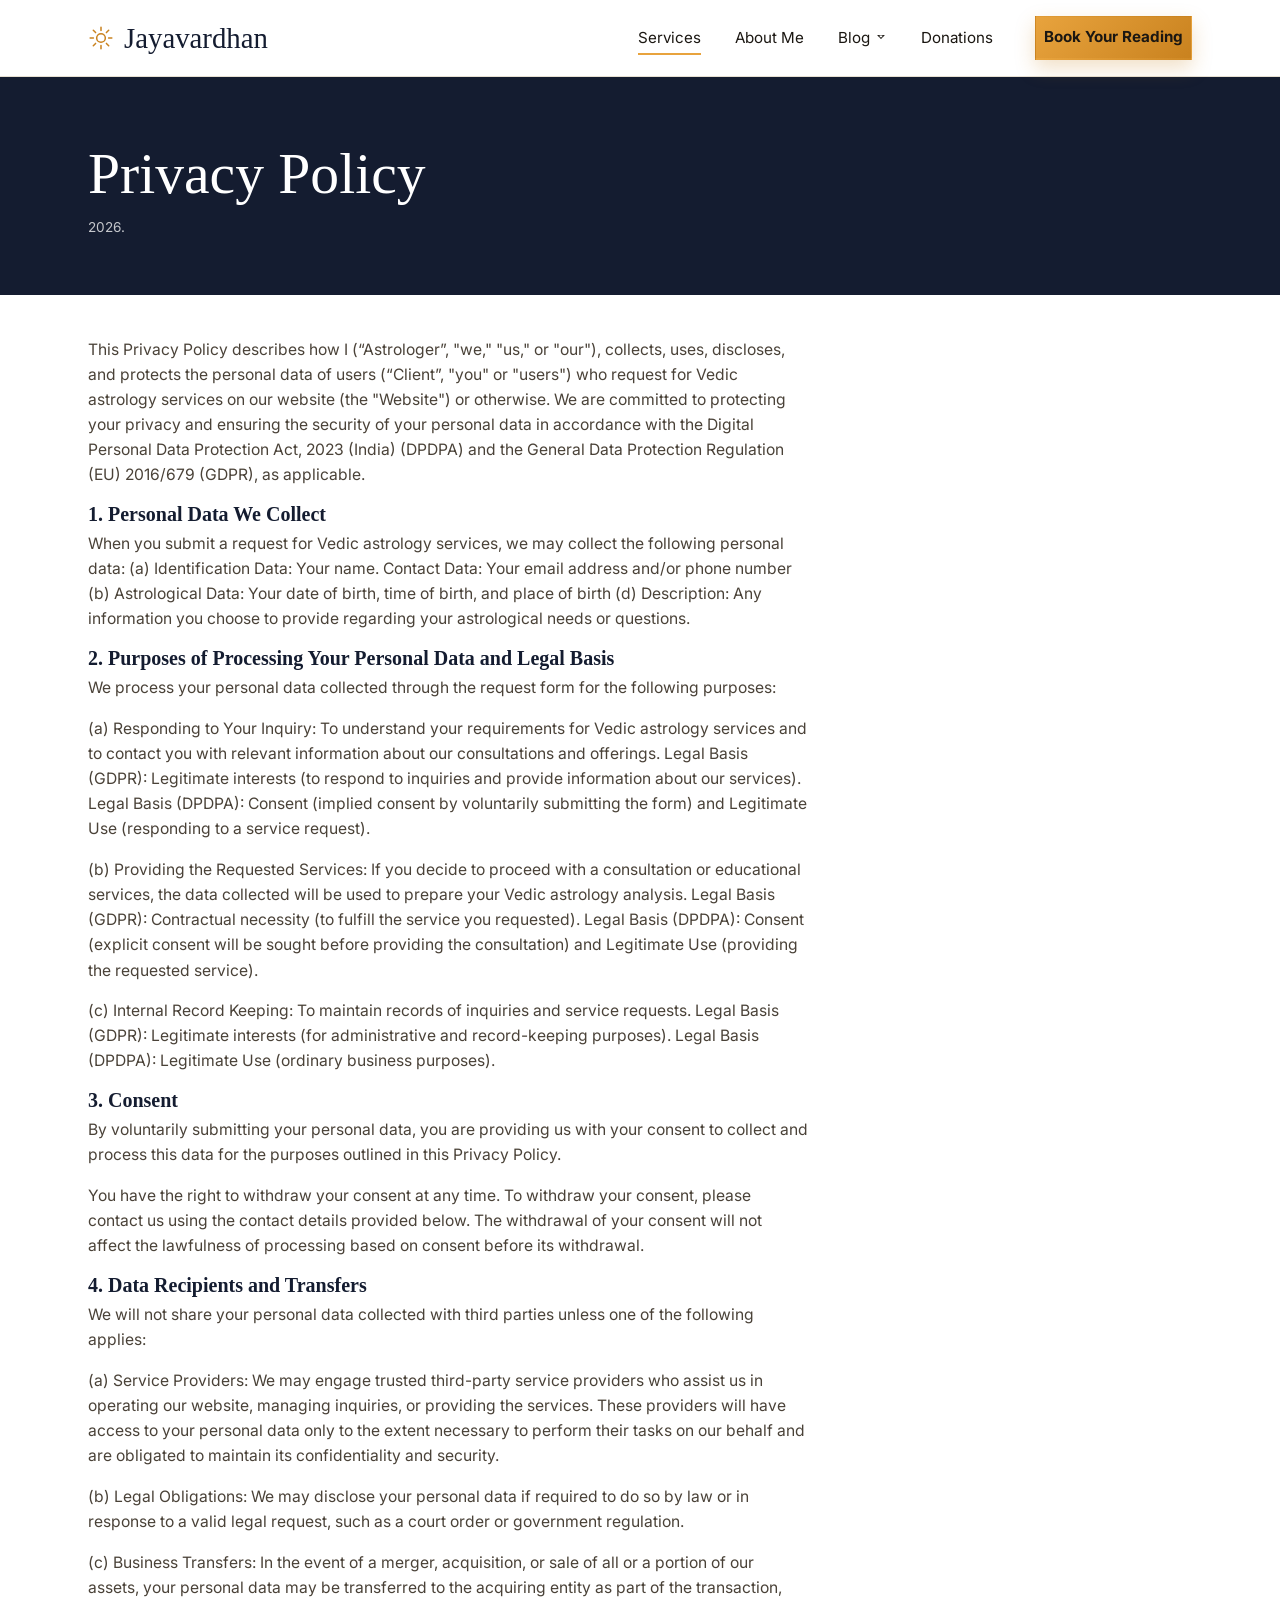
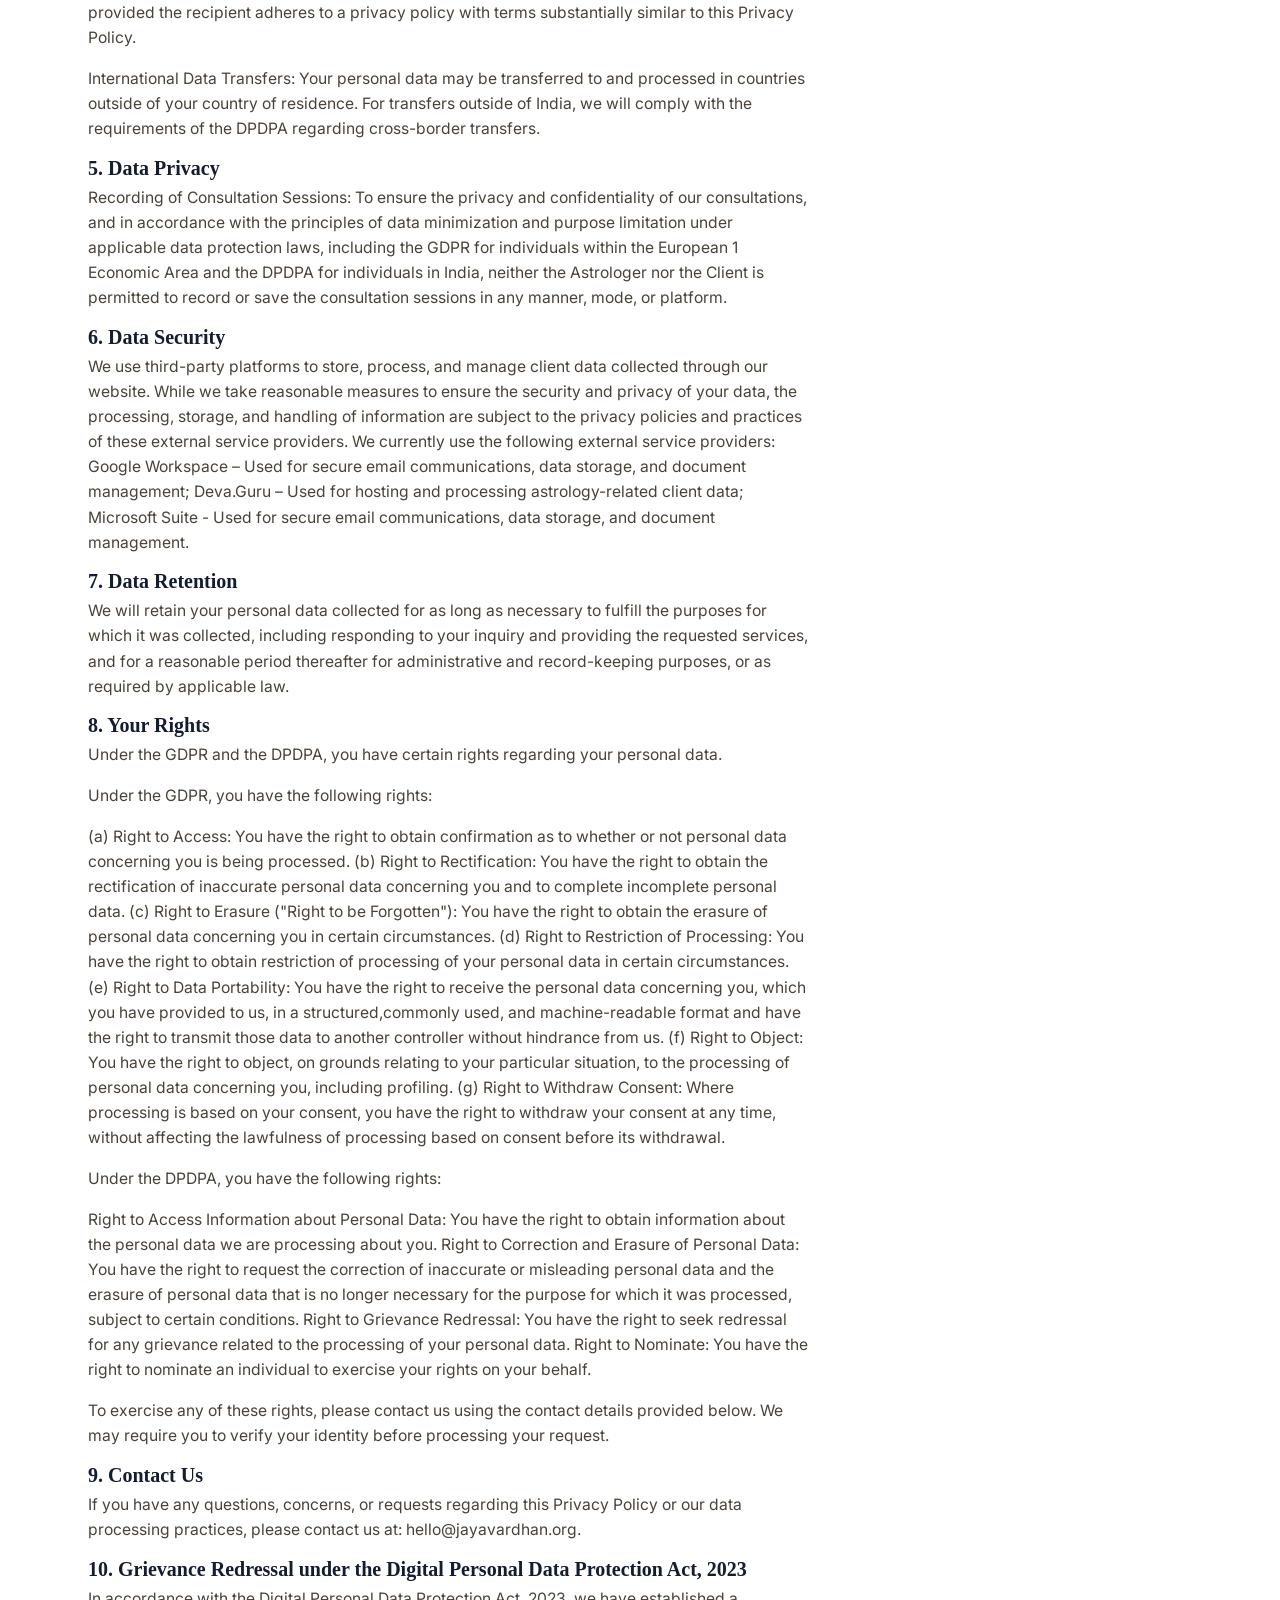
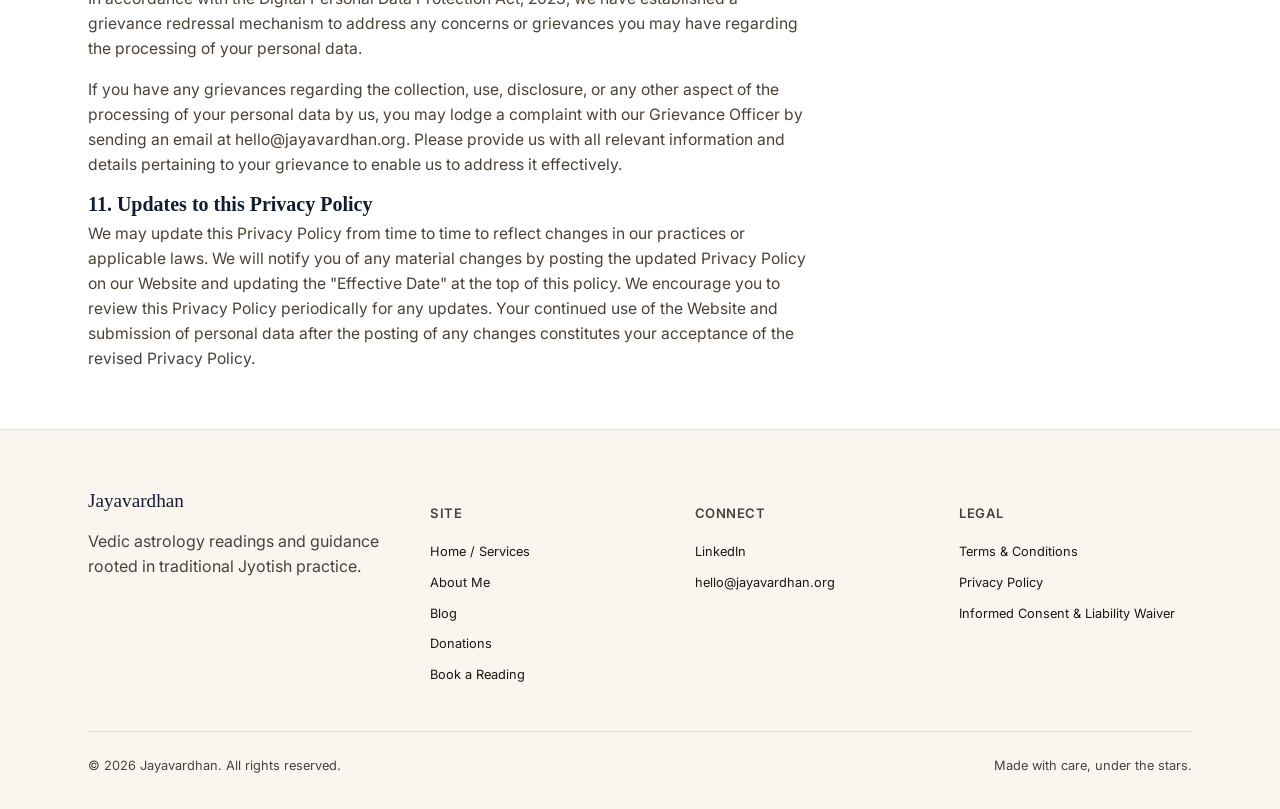
<file: privacy.html>
<!DOCTYPE html>
<!--
  privacy.html — Privacy Policy
  ------------------------------------------------------------------
  PLACEHOLDER LEGAL TEXT — not written or reviewed by a lawyer.
  Replace the bracketed copy in the body below with real policy
  language (ideally reviewed by an actual lawyer) before relying on
  this page. Structure/styling is fine as-is; only the wording needs
  real content.
  ------------------------------------------------------------------
-->
<html lang="en">
<head>

<meta charset="UTF-8">
<meta name="viewport" content="width=device-width, initial-scale=1.0">
<title>Privacy Policy — Jayavardhan Vedic Astrology</title>
<meta name="description" content="How [Your Astrology Brand] collects, uses, and protects your personal information.">
<link rel="icon" type="image/png" href="images/my-icon.png">
<link rel="preconnect" href="https://fonts.googleapis.com">
<link rel="preconnect" href="https://fonts.gstatic.com" crossorigin>
<link href="https://fonts.googleapis.com/css2?family=Fraunces:ital,wght@0,400;0,500;0,600;1,500&family=Inter:wght@400;500;600;700&display=swap" rel="stylesheet">
<link rel="stylesheet" href="css/style.css">
<style>
  .legal-body { max-width: 720px; }
  .legal-body h2 { font-size: 1.3rem; margin-top: 2em; }
  .legal-body p, .legal-body li { font-size: .98rem; color: var(--ink-soft); }
  .legal-updated { font-size: .85rem; color: var(--ink-soft); margin-bottom: 0; }
</style>
</head>
<body>

<header class="site-header">
  <div class="wrap">
    <a href="index.html" class="brand">
      <svg viewBox="0 0 24 24" fill="none" xmlns="http://www.w3.org/2000/svg" aria-hidden="true">
        <circle cx="12" cy="12" r="4" stroke="currentColor" stroke-width="1.4"/>
        <path d="M12 2v3M12 19v3M2 12h3M19 12h3M4.9 4.9l2.1 2.1M17 17l2.1 2.1M19.1 4.9 17 7M7 17l-2.1 2.1" stroke="currentColor" stroke-width="1.4" stroke-linecap="round"/>
      </svg>
      Jayavardhan
    </a>
    <nav>
      <button class="nav-toggle" aria-label="Toggle menu" aria-expanded="false">&#9776;</button>
      <ul class="nav-links">
        <li><a href="index.html" aria-current="page">Services</a></li>
        <!-- Blog dropdown: "nav-dropdown" is the hover/focus zone, the
             nested <ul class="nav-dropdown-menu"> is hidden by default
             and shown via CSS on hover or keyboard focus (see style.css).
             Entries below are hand-picked/hardcoded — update this list
             by hand whenever you want to feature a different post. -->
        <li><a href="about.html">About Me</a></li>
        <li class="nav-dropdown">
          <a href="blog.html">Blog <span class="nav-caret" aria-hidden="true">🢗</span></a>
          <ul class="nav-dropdown-menu">
            <li><a href="blog/post.html?slug=sri-rama">Sri Rama</a></li>
            <li><a href="blog/post.html?slug=achyutananda-dasa">Achyutānanda Dasa</a></li>
            <li><a href="blog/post.html?slug=alzheimers-research">Alzheimer's Research</a></li>
            <li><a href="blog/post.html?slug=prostate-research">Prostate Cancer</a></li>
            <li class="nav-dropdown-divider"><a href="blog.html">View All Posts &rarr;</a></li>
          </ul>
        </li>
        <!--<li><a href="horoscope.html">Monthly Horoscope</a></li>-->
        <li><a href="donations.html">Donations</a></li>
        <!--<li><a href="book-reading.html">Book a Reading</a></li>-->
        <li class="nav-cta"><a href="book-reading.html" class="btn btn--primary" style="padding: 8px">Book Your Reading</a></li>
      </ul>
    </nav>
  </div>
</header>

<section class="page-header">
  <div class="wrap">
    <h1>Privacy Policy</h1>
    <p class="legal-updated" style="color:rgba(255,255,255,.75)">2026.</p>
  </div>
</section>

<section class="section">
  <div class="wrap">
    <div class="legal-body">
      <p>This Privacy Policy describes how I (“Astrologer”, "we," "us," or "our"), collects, uses, discloses, and protects the personal data of users (“Client”, "you" or "users") who request for Vedic astrology services on our website (the "Website") or otherwise. We are committed to protecting your privacy and ensuring the security of your personal data in accordance with the Digital Personal Data Protection Act, 2023 (India) (DPDPA) and the General Data Protection Regulation (EU) 2016/679 (GDPR), as applicable.
      <h3>1. Personal Data We Collect</h3>
      <p>When you submit a request for Vedic astrology services, we may collect the following personal data: (a) Identification Data: Your name.
      Contact Data: Your email address and/or phone number (b) Astrological Data: Your date of birth, time of birth, and place of birth (d) Description: Any information you choose to provide regarding your astrological needs or questions.</p>
      <h3>2. Purposes of Processing Your Personal Data and Legal Basis</h3> 
      <p>We process your personal data collected through the request form for the following purposes: </p>
      <p>(a) Responding to Your Inquiry: To understand your requirements for Vedic astrology services and to contact you with relevant information about our consultations and offerings.
      Legal Basis (GDPR): Legitimate interests (to respond to inquiries and provide information about our services).
      Legal Basis (DPDPA): Consent (implied consent by voluntarily submitting the form) and Legitimate Use (responding to a service request).</p>
      <p>(b) Providing the Requested Services: If you decide to proceed with a consultation or educational services, the data collected will be used to prepare your Vedic astrology analysis.
      Legal Basis (GDPR): Contractual necessity (to fulfill the service you requested).
      Legal Basis (DPDPA): Consent (explicit consent will be sought before providing the consultation) and Legitimate Use (providing the requested service).</p>
      <p>(c) Internal Record Keeping: To maintain records of inquiries and service requests.
      Legal Basis (GDPR): Legitimate interests (for administrative and record-keeping purposes).
      Legal Basis (DPDPA): Legitimate Use (ordinary business purposes).</p>

      <h3>3. Consent</h3>
      <p>By voluntarily submitting your personal data, you are providing us with your consent to collect and process this data for the purposes outlined in this Privacy Policy. </p>
      <p>You have the right to withdraw your consent at any time. To withdraw your consent, please contact us using the contact details provided below. The withdrawal of your consent will not affect the lawfulness of processing based on consent before its withdrawal.</p>

      <h3>4. Data Recipients and Transfers </h3>
      <p>We will not share your personal data collected with third parties unless one of the following applies:</p>
      <p>(a) Service Providers: We may engage trusted third-party service providers who assist us in operating our website, managing inquiries, or providing the services. These providers will have access to your personal data only to the extent necessary to perform their tasks on our behalf and are obligated to maintain its confidentiality and security.</p>
      <p>(b) Legal Obligations: We may disclose your personal data if required to do so by law or in response to a valid legal request, such as a court order or government regulation.</p>
      <p>(c) Business Transfers: In the event of a merger, acquisition, or sale of all or a portion of our assets, your personal data may be transferred to the acquiring entity as part of the transaction, provided the recipient adheres to a privacy policy with terms substantially similar to this Privacy Policy.</p>

      <p>International Data Transfers: Your personal data may be transferred to and processed in countries outside of your country of residence. For transfers outside of India, we will comply with the requirements of the DPDPA regarding cross-border transfers.</p>

      <h3>5. Data Privacy</h3>
      <p>Recording of Consultation Sessions: To ensure the privacy and confidentiality of our consultations, and in accordance with the principles of data minimization and purpose limitation under applicable data protection laws, including the GDPR for individuals within the European 1 Economic Area and the DPDPA for individuals in India, neither the Astrologer nor the Client is permitted to record or save the consultation sessions in any manner, mode, or platform.</p>
      <h3>6. Data Security</h3>
      <p>We use third-party platforms to store, process, and manage client data collected through our website. While we take reasonable measures to ensure the security and privacy of your data, the processing, storage, and handling of information are subject to the privacy policies and practices of these external service providers.
      We currently use the following external service providers: Google Workspace – Used for secure email communications, data storage, and document management; Deva.Guru – Used for hosting and processing astrology-related client data; Microsoft Suite - Used for secure email communications, data storage, and document management.</p>
      <h3>7. Data Retention</h3>
      <p>We will retain your personal data collected for as long as necessary to fulfill the purposes for which it was collected, including responding to your inquiry and providing the requested services, and for a reasonable period thereafter for administrative and record-keeping purposes, or as required by applicable law. </p>
      <h3>8. Your Rights</h3>
      <p>Under the GDPR and the DPDPA, you have certain rights regarding your personal data.</p>
      <p>Under the GDPR, you have the following rights:</p>
      <p>(a) Right to Access: You have the right to obtain confirmation as to whether or not personal data concerning you is being processed.
      (b) Right to Rectification: You have the right to obtain the rectification of inaccurate personal data concerning you and to complete incomplete personal data.
      (c) Right to Erasure ("Right to be Forgotten"): You have the right to obtain the erasure of personal data concerning you in certain circumstances.
      (d) Right to Restriction of Processing: You have the right to obtain restriction of processing of your personal data in certain circumstances.
      (e) Right to Data Portability: You have the right to receive the personal data concerning you, which you have provided to us, in a structured,commonly used, and machine-readable format and have the right to transmit those data to another controller without hindrance from us.
      (f) Right to Object: You have the right to object, on grounds relating to your particular situation, to the processing of personal data concerning you, including profiling.
      (g) Right to Withdraw Consent: Where processing is based on your consent, you have the right to withdraw your consent at any time, without affecting the lawfulness of processing based on consent before its withdrawal.</p>
      <p>Under the DPDPA, you have the following rights:</p>
      <p>Right to Access Information about Personal Data: You have the right to obtain information about the personal data we are processing about you.
      Right to Correction and Erasure of Personal Data: You have the right to request the correction of inaccurate or misleading personal data and the erasure of personal data that is no longer necessary for the purpose for which it was processed, subject to certain conditions.
      Right to Grievance Redressal: You have the right to seek redressal for any grievance related to the processing of your personal data.
      Right to Nominate: You have the right to nominate an individual to exercise your rights on your behalf.</p>
      <p>To exercise any of these rights, please contact us using the contact details provided below. We may require you to verify your identity before processing your request.</p>
      <h3>9. Contact Us</h3>
      <p>If you have any questions, concerns, or requests regarding this Privacy Policy or our data processing practices, please contact us at: hello@jayavardhan.org. </p>
      <h3>10. Grievance Redressal under the Digital Personal Data Protection Act, 2023</h3>
      <p>In accordance with the Digital Personal Data Protection Act, 2023, we have established a grievance redressal mechanism to address any concerns or grievances you may have regarding the processing of your personal data.</p>
      <p>If you have any grievances regarding the collection, use, disclosure, or any other aspect of the processing of your personal data by us, you may lodge a complaint with our Grievance Officer by sending an email at hello@jayavardhan.org. Please provide us with all relevant information and details pertaining to your grievance to enable us to address it effectively.</p>
      <h3>11. Updates to this Privacy Policy</h3>
      <p>We may update this Privacy Policy from time to time to reflect changes in our practices or applicable laws. We will notify you of any material changes by posting the updated Privacy Policy on our Website and updating the "Effective Date" at the top of this policy. We encourage you to review this Privacy Policy periodically for any updates. Your continued use of the Website and submission of personal data after the posting of any changes constitutes your acceptance of the revised Privacy Policy.</p>

<!--
      <h2>Information We Collect</h2>
      <p>When you submit a booking form, we collect your name, email, and any birth details (date, time, place of birth) you provide, along with any optional context you share in the message field.</p>
      <h2>How We Use It</h2>
      <p>Birth details and contact information are used solely to prepare and deliver your reading or consultation. We do not sell or share your information with third parties for marketing purposes.</p>
      <h2>Form Submissions</h2>
      <p>This site uses Web3Forms to process booking form submissions, which are delivered directly by email and are not stored on this website.</p>
      <h2>Data Retention</h2>
      <p>[Describe how long you keep client birth details/notes, and how someone can request deletion.]</p>
      <h2>Contact</h2>
      <p>Questions about this policy or requests to access/delete your data can be sent to <a href="mailto:hello@jayavardhan.org">hello@jayavardhan.org</a>.</p>
-->    
    </div>
  </div>
</section>

<footer class="site-footer">
  <div class="wrap">
    <div class="footer-grid">
      <div>
        <div class="footer-brand">Jayavardhan</div>
        <p>Vedic astrology readings and guidance rooted in traditional Jyotish practice.</p>
      </div>
      <div class="footer-col">
        <h4>Site</h4>
        <ul>
          <li><a href="index.html">Home / Services</a></li>
          <li><a href="about.html">About Me</a></li>
          <li><a href="blog.html">Blog</a></li>
          <!--<li><a href="horoscope.html">Monthly Horoscope</a></li>-->
          <li><a href="donations.html">Donations</a></li>
          <li><a href="book-reading.html">Book a Reading</a></li>
        </ul>
      </div>
      <div class="footer-col">
        <h4>Connect</h4>
        <ul>
          <!--<li><a href="#"  target="_blank" rel="noopener noreferrer">YouTube</a></li>
          <li><a href="https://www.instagram.com/jayavardhan_astrology/"  target="_blank" rel="noopener noreferrer"">Instagram</a></li>
          <li><a href="https://x.com/_Jayavardhan" target="_blank" rel="noopener noreferrer">Twitter</a></li>-->
          <li><a href="https://www.linkedin.com/company/jayavardhan-astrology" target="_blank" rel="noopener noreferrer">LinkedIn</a></li>
          <li><a href="mailto:hello@jayavardhan.org">hello@jayavardhan.org</a></li>
        </ul>
      </div>
      <div class="footer-col">
        <h4>Legal</h4>
        <ul>
          <li><a href="terms.html">Terms &amp; Conditions</a></li>
          <li><a href="privacy.html">Privacy Policy</a></li>
          <li><a href="consent.html">Informed Consent &amp; Liability Waiver</a></li>
        </ul>
      </div>
    </div>
    <div class="footer-bottom">
      <span>&copy; <span id="year"></span> Jayavardhan. All rights reserved.</span>
      <span>Made with care, under the stars.</span>
    </div>
  </div>
</footer>

<script src="js/nav.js"></script>
<script>document.getElementById('year').textContent = new Date().getFullYear();</script>
</body>
</html>
</file>
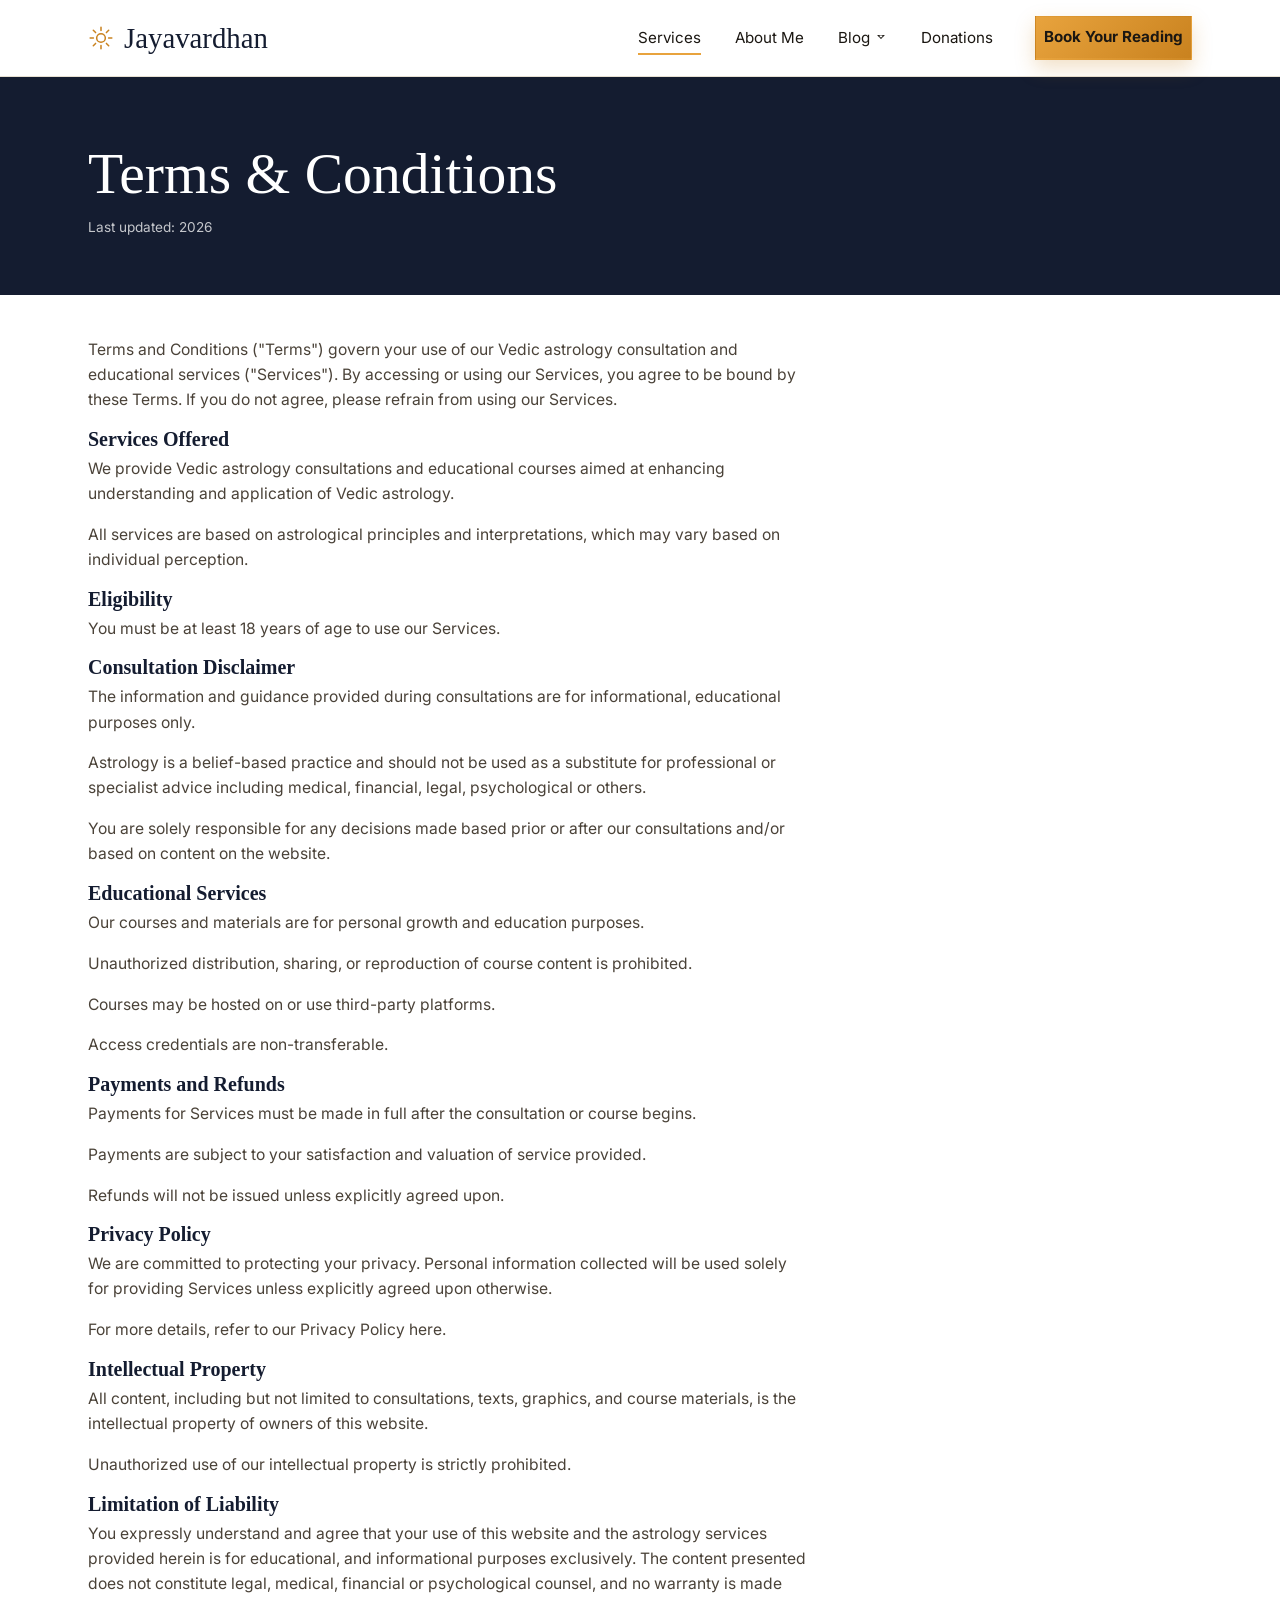
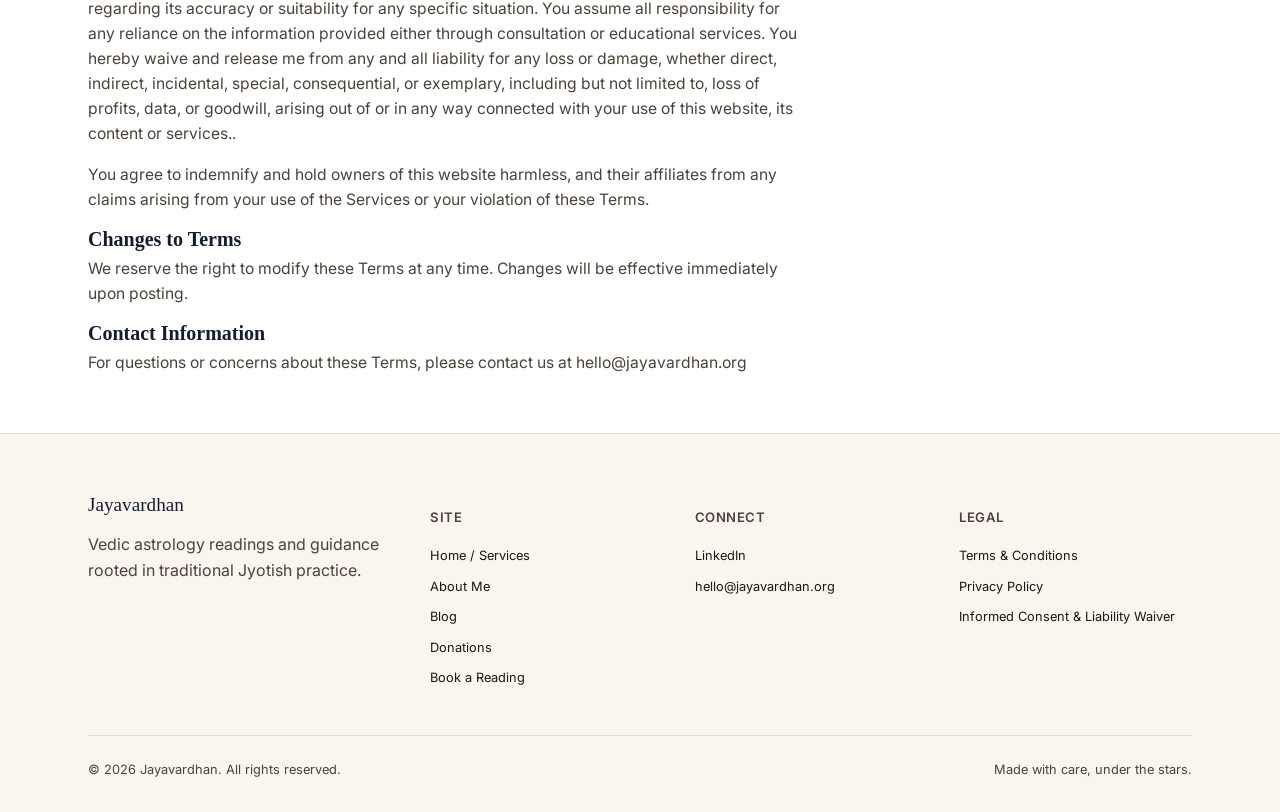
<file: terms.html>
<!DOCTYPE html>
<!--
  terms.html — Terms & Conditions
  ------------------------------------------------------------------
  PLACEHOLDER LEGAL TEXT — not written or reviewed by a lawyer.
  Replace the bracketed copy in the body below with real policy
  language (ideally reviewed by an actual lawyer) before relying on
  this page. Structure/styling is fine as-is; only the wording needs
  real content.
  ------------------------------------------------------------------
-->
<html lang="en">

<meta charset="UTF-8">
<meta name="viewport" content="width=device-width, initial-scale=1.0">
<title>Terms &amp; Conditions — Jayavardhan Vedic Astrology</title>
<meta name="description" content="Terms and conditions for using [Your Astrology Brand]'s services and website.">
<link rel="icon" type="image/png" href="images/my-icon.png">
<link rel="preconnect" href="https://fonts.googleapis.com">
<link rel="preconnect" href="https://fonts.gstatic.com" crossorigin>
<link href="https://fonts.googleapis.com/css2?family=Fraunces:ital,wght@0,400;0,500;0,600;1,500&family=Inter:wght@400;500;600;700&display=swap" rel="stylesheet">
<link rel="stylesheet" href="css/style.css">
<style>
  .legal-body { max-width: 720px; }
  .legal-body h2 { font-size: 1.3rem; margin-top: 2em; }
  .legal-body p, .legal-body li { font-size: .98rem; color: var(--ink-soft); }
  .legal-updated { font-size: .85rem; color: var(--ink-soft); margin-bottom: 0; }
</style>
</head>
<body>

<header class="site-header">
  <div class="wrap">
    <a href="index.html" class="brand">
      <svg viewBox="0 0 24 24" fill="none" xmlns="http://www.w3.org/2000/svg" aria-hidden="true">
        <circle cx="12" cy="12" r="4" stroke="currentColor" stroke-width="1.4"/>
        <path d="M12 2v3M12 19v3M2 12h3M19 12h3M4.9 4.9l2.1 2.1M17 17l2.1 2.1M19.1 4.9 17 7M7 17l-2.1 2.1" stroke="currentColor" stroke-width="1.4" stroke-linecap="round"/>
      </svg>
      Jayavardhan
    </a>
    <nav>
      <button class="nav-toggle" aria-label="Toggle menu" aria-expanded="false">&#9776;</button>
      <ul class="nav-links">
        <li><a href="index.html" aria-current="page">Services</a></li>
        <!-- Blog dropdown: "nav-dropdown" is the hover/focus zone, the
             nested <ul class="nav-dropdown-menu"> is hidden by default
             and shown via CSS on hover or keyboard focus (see style.css).
             Entries below are hand-picked/hardcoded — update this list
             by hand whenever you want to feature a different post. -->
        <li><a href="about.html">About Me</a></li>
        <li class="nav-dropdown">
          <a href="blog.html">Blog <span class="nav-caret" aria-hidden="true">🢗</span></a>
          <ul class="nav-dropdown-menu">
            <li><a href="blog/post.html?slug=sri-rama">Sri Rama</a></li>
            <li><a href="blog/post.html?slug=achyutananda-dasa">Achyutānanda Dasa</a></li>
            <li><a href="blog/post.html?slug=alzheimers-research">Alzheimer's Research</a></li>
            <li><a href="blog/post.html?slug=prostate-research">Prostate Cancer</a></li>
            <li class="nav-dropdown-divider"><a href="blog.html">View All Posts &rarr;</a></li>
          </ul>
        </li>
        <!--<li><a href="horoscope.html">Monthly Horoscope</a></li>-->
        <li><a href="donations.html">Donations</a></li>
        <!--<li><a href="book-reading.html">Book a Reading</a></li>-->
        <li class="nav-cta"><a href="book-reading.html" class="btn btn--primary" style="padding: 8px">Book Your Reading</a></li>
      </ul>
    </nav>
  </div>
</header>

<section class="page-header">
  <div class="wrap">
    <h1>Terms &amp; Conditions</h1>
    <p class="legal-updated" style="color:rgba(255,255,255,.75)">Last updated: 2026</p>
  </div>
</section>

<section class="section">
  <div class="wrap">
    <div class="legal-body">
      <p>Terms and Conditions ("Terms") govern your use of our Vedic astrology consultation and educational services ("Services"). By accessing or using our Services, you agree to be bound by these Terms. If you do not agree, please refrain from using our Services.</p> 

      <h3>Services Offered</h3>
      <p>We provide Vedic astrology consultations and educational courses aimed at enhancing understanding and application of Vedic astrology.  </p> 
      <p> All services are based on astrological principles and interpretations, which may vary based on individual perception.</p> 
      <h3>Eligibility</h3>
      <p> You must be at least 18 years of age to use our Services.</p> 
      <h3>Consultation Disclaimer</h3>
      <p> The information and guidance provided during consultations are for informational, educational purposes only.  </p> 
      <p> Astrology is a belief-based practice and should not be used as a substitute for professional or specialist advice including medical, financial, legal, psychological or others.  </p> 
      <p> You are solely responsible for any decisions made based prior or after our consultations and/or based on content on the website.</p> 
      <h3>Educational Services</h3>
      <p> Our courses and materials are for personal growth and education purposes.  </p> 
      <p> Unauthorized distribution, sharing, or reproduction of course content is prohibited.</p>   
      <p> Courses may be hosted on or use third-party platforms.</p> 
      <p> Access credentials are non-transferable.</p> 
      <h3>Payments and Refunds</h3>
      <p> Payments for Services must be made in full after the consultation or course begins.  </p> 
      <p> Payments are subject to your satisfaction and valuation of service provided.</p> 
      <p> Refunds will not be issued unless explicitly agreed upon.  </p> 
      <h3>Privacy Policy</h3>
      <p> We are committed to protecting your privacy. Personal information collected will be used solely for providing Services unless explicitly agreed upon otherwise.</p> 
      <p> For more details, refer to our Privacy Policy here.</p> 
      <h3>Intellectual Property</h3>
      <p> All content, including but not limited to consultations, texts, graphics, and course materials, is the intellectual property of owners of this website.  </p> 
      <p> Unauthorized use of our intellectual property is strictly prohibited.</p> 
      <h3>Limitation of Liability</h3>
      <p> You expressly understand and agree that your use of this website and the astrology services provided herein is for educational, and informational purposes exclusively. The content presented does not constitute legal, medical, financial or psychological counsel, and no warranty is made regarding its accuracy or suitability for any specific situation. You assume all responsibility for any reliance on the information provided either through consultation or educational services. You hereby waive and release me from any and all liability for any loss or damage, whether direct, indirect, incidental, special, consequential, or exemplary, including but not limited to, loss of profits, data, or goodwill, arising out of or in any way connected with your use of this website, its content or services..</p> 
      <p> You agree to indemnify and hold owners of this website harmless, and their affiliates from any claims arising from your use of the Services or your violation of these Terms.</p> 
      <h3>Changes to Terms</h3>
      <p> We reserve the right to modify these Terms at any time. Changes will be effective immediately upon posting.  </p> 
      <h3>Contact Information</h3>
      <p> For questions or concerns about these Terms, please contact us at hello@jayavardhan.org</p> 

      <!--
      <p>[Placeholder — replace with your real terms.] These Terms &amp; Conditions govern your use of this website and any readings, courses, or consultations booked through it. By booking a session or using this site, you agree to the terms below.</p>
      <h2>Nature of Services</h2>
      <p>Readings and consultations offered here are for guidance, reflective, and educational purposes only. They are not a substitute for professional medical, legal, financial, or psychological advice.</p>
      <h2>Bookings &amp; Payment</h2>
      <p>[Describe your booking process, deposit/payment terms, and what's included in each session type.]</p>
      <h2>Cancellations &amp; Rescheduling</h2>
      <p>[State your cancellation window, rescheduling policy, and any no-show terms.]</p>
      <h2>Intellectual Property</h2>
      <p>All content on this site — including course materials, blog posts, and reading templates — remains the property of [Your Astrology Brand] and may not be reproduced without permission.</p>
      <h2>Limitation of Liability</h2>
      <p>[Your Astrology Brand] is not liable for decisions made based on a reading or consultation. See the Informed Consent &amp; Liability Waiver for full details.</p>
      <h2>Contact</h2>
      <p>Questions about these terms can be sent to <a href="mailto:hello@jayavardhan.org">hello@jayavardhan.org</a>.</p>
      -->
    </div>
  </div>
</section>

<footer class="site-footer">
  <div class="wrap">
    <div class="footer-grid">
      <div>
        <div class="footer-brand">Jayavardhan</div>
        <p>Vedic astrology readings and guidance rooted in traditional Jyotish practice.</p>
      </div>
      <div class="footer-col">
        <h4>Site</h4>
        <ul>
          <li><a href="index.html">Home / Services</a></li>
          <li><a href="about.html">About Me</a></li>
          <li><a href="blog.html">Blog</a></li>
          <!--<li><a href="horoscope.html">Monthly Horoscope</a></li>-->
          <li><a href="donations.html">Donations</a></li>
          <li><a href="book-reading.html">Book a Reading</a></li>
        </ul>
      </div>
      <div class="footer-col">
        <h4>Connect</h4>
        <ul>
          <!--<li><a href="#"  target="_blank" rel="noopener noreferrer">YouTube</a></li>
          <li><a href="https://www.instagram.com/jayavardhan_astrology/"  target="_blank" rel="noopener noreferrer"">Instagram</a></li>
          <li><a href="https://x.com/_Jayavardhan" target="_blank" rel="noopener noreferrer">Twitter</a></li>-->
          <li><a href="https://www.linkedin.com/company/jayavardhan-astrology" target="_blank" rel="noopener noreferrer">LinkedIn</a></li>
          <li><a href="mailto:hello@jayavardhan.org">hello@jayavardhan.org</a></li>
        </ul>
      </div>
      <div class="footer-col">
        <h4>Legal</h4>
        <ul>
          <li><a href="terms.html">Terms &amp; Conditions</a></li>
          <li><a href="privacy.html">Privacy Policy</a></li>
          <li><a href="consent.html">Informed Consent &amp; Liability Waiver</a></li>
        </ul>
      </div>
    </div>
    <div class="footer-bottom">
      <span>&copy; <span id="year"></span> Jayavardhan. All rights reserved.</span>
      <span>Made with care, under the stars.</span>
    </div>
  </div>
</footer>

<script src="js/nav.js"></script>
<script>document.getElementById('year').textContent = new Date().getFullYear();</script>
</body>
</html>
</file>
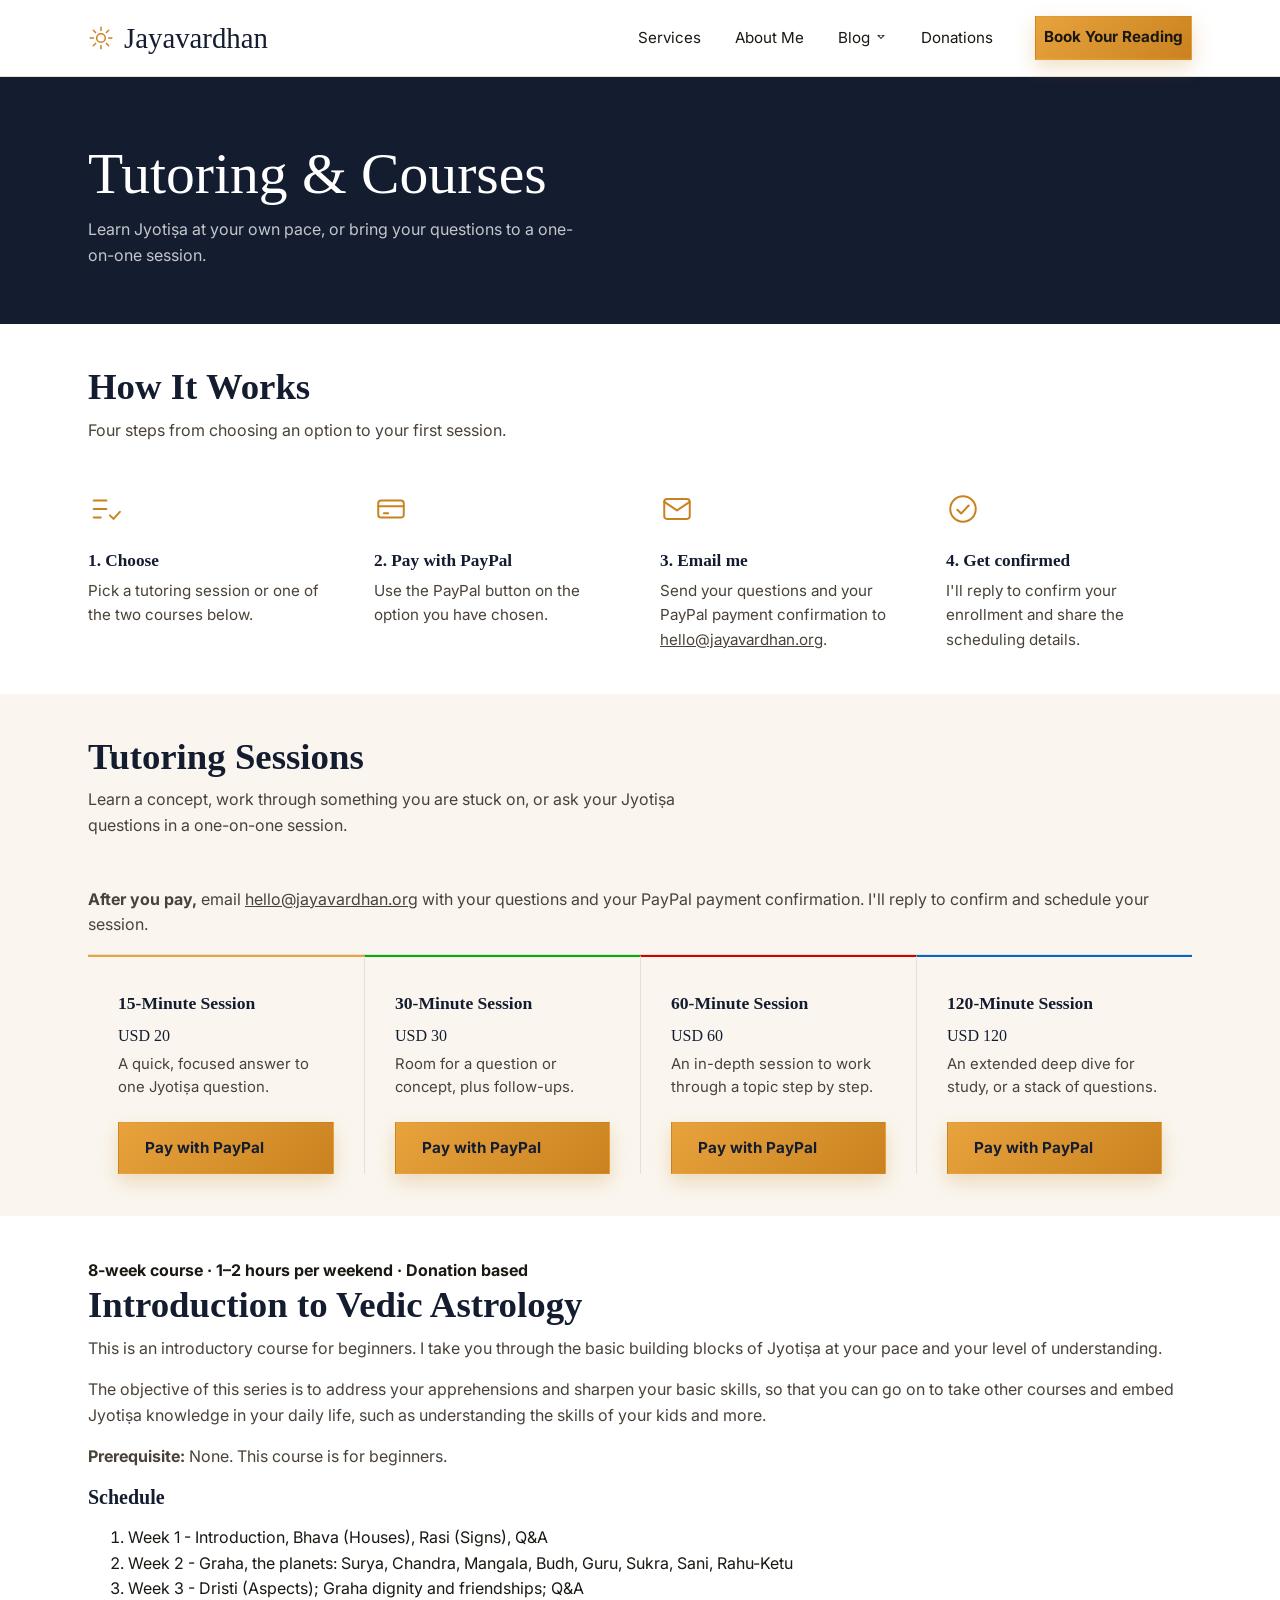
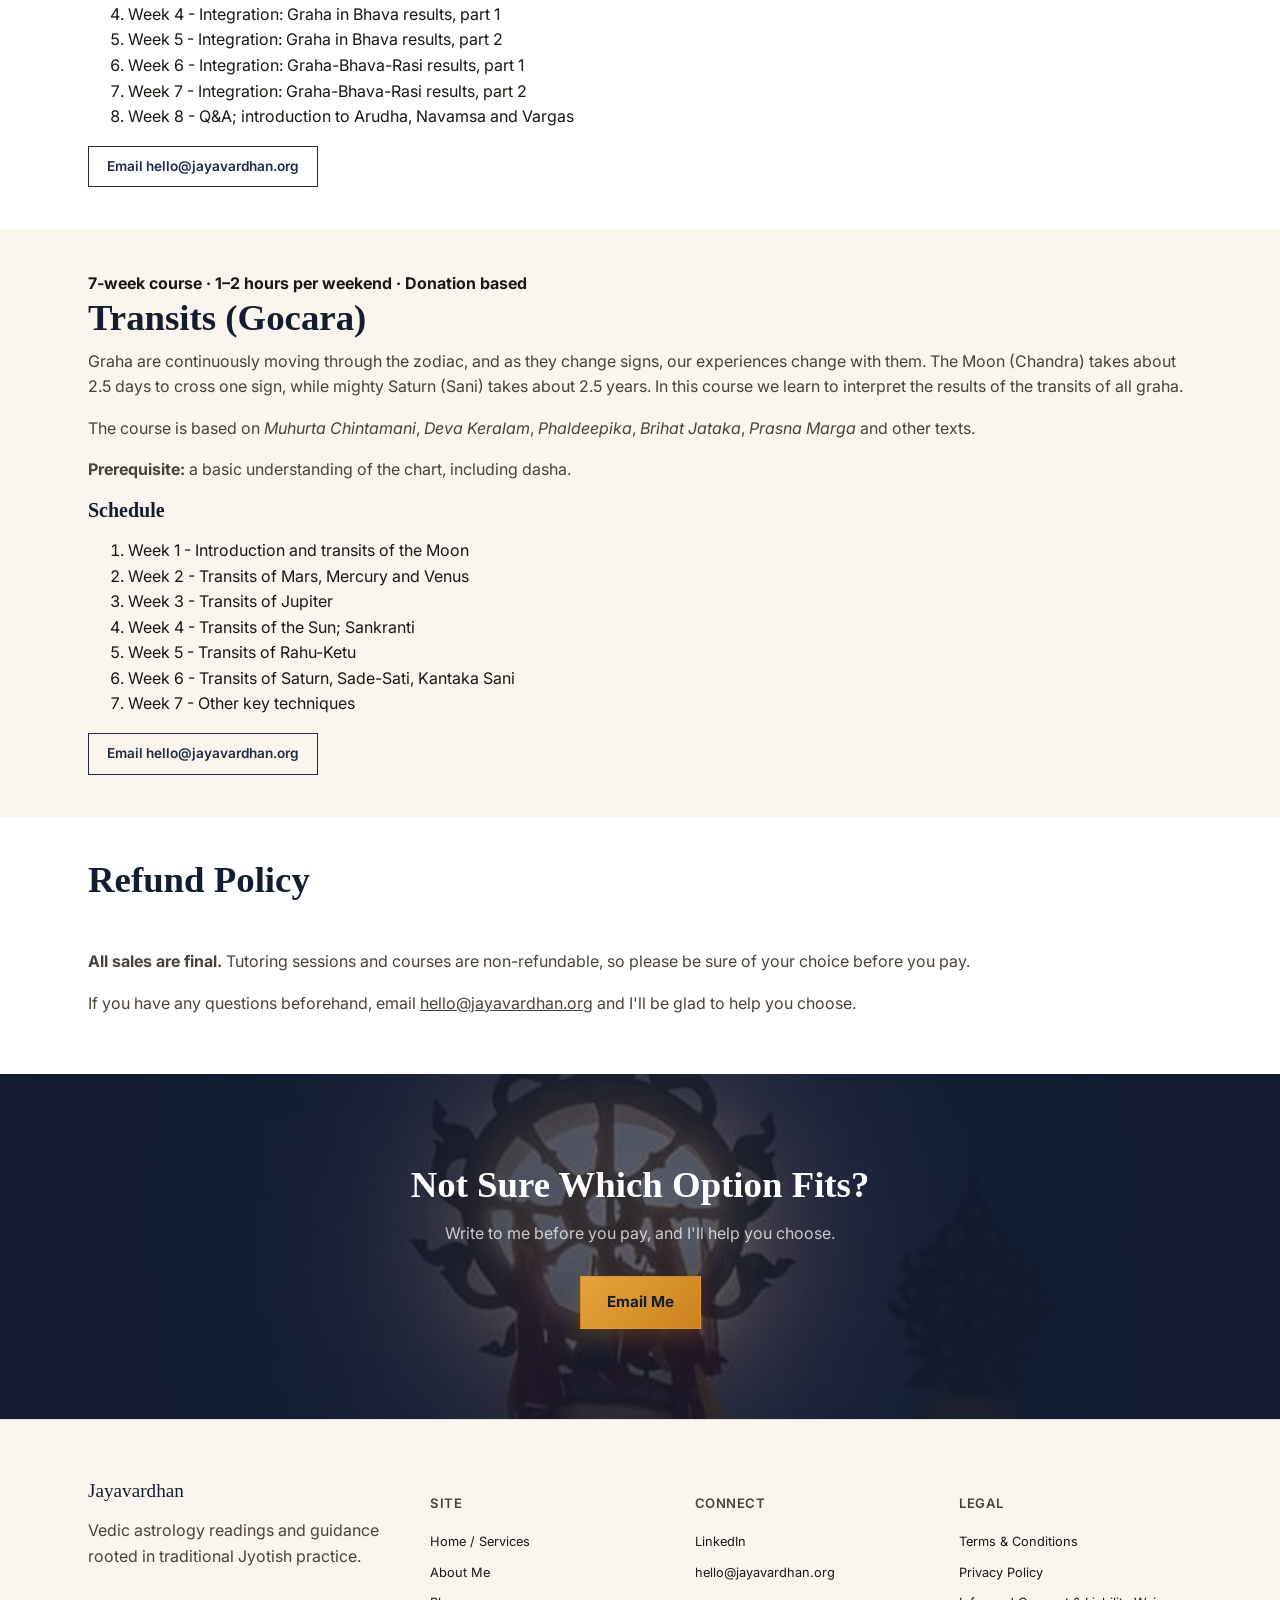
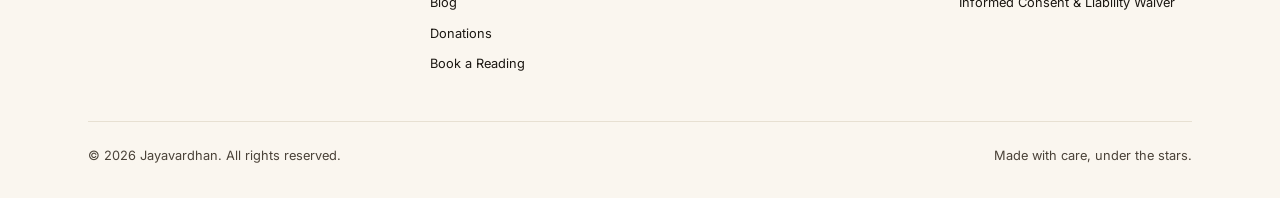
<file: tutoring.html>
<!DOCTYPE html>
<!--
  tutoring.html - Tutoring & Courses
  ------------------------------------------------------------------
  STANDALONE PAGE: no other page links here (not the nav, footer or
  header). Share the URL directly, e.g. in an Instagram bio or a
  YouTube description. It is NOT marked noindex, so Google may still
  find and list it.

  Sections top to bottom: How it works -> Tutoring sessions ->
  Course 1 (Introduction to Vedic Astrology) -> Course 2 (Transits)
  -> Refund policy -> closing "email me" band.

  ENROLLMENT FLOW (no form): the student pays with the PayPal button,
  then emails hello@jayavardhan.org with their questions and PayPal
  payment confirmation. Every "Email" button opens a pre-filled draft.

  PAYPAL: every "Pay with PayPal" button (4 tutoring + 2 courses) has
  a placeholder link, https://paypal.me/YOUR_PAYPAL_HANDLE/<amount>USD.
  Find/replace YOUR_PAYPAL_HANDLE with your PayPal.me name. If your
  PayPal link is a different kind, replace each button's href instead.
  Look for the "PAYPAL:" comments.

  STYLES: everything comes from css/style.css, including a "Tutoring
  page" block near the end of that file (note box, course layout,
  schedule list, enroll card). Upload style.css and this page together.
  ------------------------------------------------------------------
-->
<html lang="en">
<head>


<meta charset="UTF-8">
<meta name="viewport" content="width=device-width, initial-scale=1.0">
<title>Tutoring &amp; Courses - Jayavardhan Vedic Astrology</title>
<meta name="description" content="Learn Vedic astrology: one-on-one tutoring sessions (15 to 120 minutes) and courses in Introduction to Vedic Astrology and Transits (Gocara).">
<link rel="icon" type="image/png" href="images/my-icon.png">
<link rel="preconnect" href="https://fonts.googleapis.com">
<link rel="preconnect" href="https://fonts.gstatic.com" crossorigin>
<link href="https://fonts.googleapis.com/css2?family=Fraunces:ital,wght@0,400;0,500;0,600;1,500&family=Inter:wght@400;500;600;700&display=swap" rel="stylesheet">
<link rel="stylesheet" href="css/style.css">
</head>
<body>

<!-- Same header as the rest of the site. No nav item is highlighted
     (aria-current) because this page is not part of the navigation. -->
<header class="site-header">
  <div class="wrap">
    <a href="index.html" class="brand">
      <svg viewBox="0 0 24 24" fill="none" xmlns="http://www.w3.org/2000/svg" aria-hidden="true">
        <circle cx="12" cy="12" r="4" stroke="currentColor" stroke-width="1.4"/>
        <path d="M12 2v3M12 19v3M2 12h3M19 12h3M4.9 4.9l2.1 2.1M17 17l2.1 2.1M19.1 4.9 17 7M7 17l-2.1 2.1" stroke="currentColor" stroke-width="1.4" stroke-linecap="round"/>
      </svg>
      Jayavardhan
    </a>
    <nav>
      <button class="nav-toggle" aria-label="Toggle menu" aria-expanded="false">&#9776;</button>
      <ul class="nav-links">
        <li><a href="index.html">Services</a></li>
        <li><a href="about.html">About Me</a></li>
        <li class="nav-dropdown">
          <a href="blog.html">Blog <span class="nav-caret" aria-hidden="true">🢗</span></a>
          <ul class="nav-dropdown-menu">
            <li><a href="blog/post.html?slug=sri-rama">Sri Rama</a></li>
            <li><a href="blog/post.html?slug=achyutananda-dasa">Achyutānanda Dasa</a></li>
            <li><a href="blog/post.html?slug=alzheimers-research">Alzheimer's Research</a></li>
            <li><a href="blog/post.html?slug=prostate-research">Prostate Cancer</a></li>
            <li class="nav-dropdown-divider"><a href="blog.html">View All Posts &rarr;</a></li>
          </ul>
        </li>
        <li><a href="donations.html">Donations</a></li>
        <li class="nav-cta"><a href="book-reading.html" class="btn btn--primary" style="padding: 8px">Book Your Reading</a></li>
      </ul>
    </nav>
  </div>
</header>

<section class="page-header">
  <div class="wrap">
    <h1>Tutoring &amp; Courses</h1>
    <p>Learn Jyotiṣa at your own pace, or bring your questions to a one-on-one session.</p>
  </div>
</section>

<!-- ============ HOW IT WORKS ============ -->
<!-- Same icon-grid component as the Features section on the home page. -->
<section class="section">
  <div class="wrap">
    <div class="section-head">
      <h2>How It Works</h2>
      <p>Four steps from choosing an option to your first session.</p>
    </div>
    <div class="icon-grid">
      <div class="icon-item">
        <svg viewBox="0 0 24 24" fill="none" stroke="currentColor" stroke-width="1.4" stroke-linecap="round" stroke-linejoin="round" aria-hidden="true"><path d="M4 6h9M4 12h9M4 18h5"/><path d="M15.5 16.5l2.5 2.5 4.5-5"/></svg>
        <h3>1. Choose</h3>
        <p>Pick a tutoring session or one of the two courses below.</p>
      </div>
      <div class="icon-item">
        <svg viewBox="0 0 24 24" fill="none" stroke="currentColor" stroke-width="1.4" stroke-linecap="round" stroke-linejoin="round" aria-hidden="true"><rect x="3" y="6" width="18" height="12" rx="2"/><path d="M3 10h18M7 15h3"/></svg>
        <h3>2. Pay with PayPal</h3>
        <p>Use the PayPal button on the option you have chosen.</p>
      </div>
      <div class="icon-item">
        <svg viewBox="0 0 24 24" fill="none" stroke="currentColor" stroke-width="1.4" stroke-linecap="round" stroke-linejoin="round" aria-hidden="true"><rect x="3" y="5" width="18" height="14" rx="2"/><path d="M3 7l9 6 9-6"/></svg>
        <h3>3. Email me</h3>
        <p>Send your questions and your PayPal payment confirmation to <a href="mailto:hello@jayavardhan.org">hello@jayavardhan.org</a>.</p>
      </div>
      <div class="icon-item">
        <svg viewBox="0 0 24 24" fill="none" stroke="currentColor" stroke-width="1.4" stroke-linecap="round" stroke-linejoin="round" aria-hidden="true"><circle cx="12" cy="12" r="9"/><path d="M8 12.5l2.7 2.7L16 9.5"/></svg>
        <h3>4. Get confirmed</h3>
        <p>I'll reply to confirm your enrollment and share the scheduling details.</p>
      </div>
    </div>
  </div>
</section>

<!-- ============ TUTORING SESSIONS ============ -->
<!-- Same card grid as the Services section on the home page. -->
<section class="section section--tint" id="tutoring">
  <div class="wrap">
    <div class="section-head">
      <h2>Tutoring Sessions</h2>
      <p>Learn a concept, work through something you are stuck on, or ask your Jyotiṣa questions in a one-on-one session.</p>
    </div>
    <p class="note-box tutoring-note"><strong>After you pay,</strong> email <a href="mailto:hello@jayavardhan.org?subject=Tutoring%20session&amp;body=Hello%2C%0D%0A%0D%0AI%20have%20paid%20for%20a%20___-minute%20tutoring%20session.%0D%0A%0D%0APayPal%20payment%20confirmation%20%2F%20transaction%20ID%3A%0D%0AMy%20time%20zone%3A%0D%0A%0D%0AMy%20questions%3A%0D%0A">hello@jayavardhan.org</a> with your questions and your PayPal payment confirmation. I'll reply to confirm and schedule your session.</p>
    <div class="service-grid tutor-grid">
      <div class="service-card" style="border-top: 2px solid var(--marigold)">
        <h3>15-Minute Session</h3>
        <div class="service-price">USD 20</div>
        <p>A quick, focused answer to one Jyotiṣa question.</p>
        <!-- PAYPAL: replace this link with your PayPal payment link for the 15-minute session (USD 20) -->
        <a href="https://www.paypal.com/ncp/payment/WRVEP4FU7BKGU" class="btn btn--primary pay-btn" target="_blank" rel="noopener noreferrer" aria-label="Pay USD 20 with PayPal for a 15-minute tutoring session">Pay with PayPal</a>
      </div>

      <div class="service-card" style="border-top: 2px solid var(--green)">
        <h3>30-Minute Session</h3>
        <div class="service-price">USD 30</div>
        <p>Room for a question or concept, plus follow-ups.</p>
        <!-- PAYPAL: replace this link with your PayPal payment link for the 30-minute session (USD 30) -->
        <a href="https://www.paypal.com/ncp/payment/WRVEP4FU7BKGU" class="btn btn--primary pay-btn" target="_blank" rel="noopener noreferrer" aria-label="Pay USD 30 with PayPal for a 30-minute tutoring session">Pay with PayPal</a>
      </div>

      <div class="service-card" style="border-top: 2px solid var(--red)">
        <h3>60-Minute Session</h3>
        <div class="service-price">USD 60</div>
        <p>An in-depth session to work through a topic step by step.</p>
        <!-- PAYPAL: replace this link with your PayPal payment link for the 60-minute session (USD 60) -->
        <a href="https://www.paypal.com/ncp/payment/WRVEP4FU7BKGU" class="btn btn--primary pay-btn" target="_blank" rel="noopener noreferrer" aria-label="Pay USD 60 with PayPal for a 60-minute tutoring session">Pay with PayPal</a>
      </div>

      <div class="service-card" style="border-top: 2px solid var(--blue)">
        <h3>120-Minute Session</h3>
        <div class="service-price">USD 120</div>
        <p>An extended deep dive for study, or a stack of questions.</p>
        <!-- PAYPAL: replace this link with your PayPal payment link for the 120-minute session (USD 120) -->
        <a href="https://www.paypal.com/ncp/payment/WRVEP4FU7BKGU" class="btn btn--primary pay-btn" target="_blank" rel="noopener noreferrer" aria-label="Pay USD 120 with PayPal for a 120-minute tutoring session">Pay with PayPal</a>
      </div>
    </div>
  </div>
</section>

<!-- ============ COURSE: INTRODUCTION TO VEDIC ASTROLOGY ============ -->
<section class="section" id="intro-course">
  <div class="wrap">
    <div class="course-layout">

      <div class="course-main">
        <div class="course-kicker"><b>8-week course &middot; 1&ndash;2 hours per weekend &middot; Donation based</b></div>
        <h2>Introduction to Vedic Astrology</h2>
        <p>This is an introductory course for beginners. I take you through the basic building blocks of Jyotiṣa at your pace and your level of understanding.</p>
        <p>The objective of this series is to address your apprehensions and sharpen your basic skills, so that you can go on to take other courses and embed Jyotiṣa knowledge in your daily life, such as understanding the skills of your kids and more.</p>
        <p class="note-box"><strong>Prerequisite:</strong> None. This course is for beginners.</p>

        <h3>Schedule</h3>
        <ol class="week-list">
          <li><span class="wk">Week 1 - </span><span>Introduction, Bhava (Houses), Rasi (Signs), Q&amp;A</span></li>
          <li><span class="wk">Week 2 - </span><span>Graha, the planets: Surya, Chandra, Mangala, Budh, Guru, Sukra, Sani, Rahu-Ketu</span></li>
          <li><span class="wk">Week 3 - </span><span>Dristi (Aspects); Graha dignity and friendships; Q&amp;A</span></li>
          <li><span class="wk">Week 4 - </span><span>Integration: Graha in Bhava results, part 1</span></li>
          <li><span class="wk">Week 5 - </span><span>Integration: Graha in Bhava results, part 2</span></li>
          <li><span class="wk">Week 6 - </span><span>Integration: Graha-Bhava-Rasi results, part 1</span></li>
          <li><span class="wk">Week 7 - </span><span>Integration: Graha-Bhava-Rasi results, part 2</span></li>
          <li><span class="wk">Week 8 - </span><span>Q&amp;A; introduction to Arudha, Navamsa and Vargas</span></li>
        </ol>
      </div>

      <!-- Enroll card: stays in view beside the schedule on wide screens. -->
      <aside class="enroll-card">
        <!--<div class="enroll-price">USD 400</div>
        <div class="enroll-meta">8 weeks &middot; 1&ndash;2 hours per weekend</div>
        PAYPAL: replace this link with your PayPal payment link for "Introduction to Vedic Astrology" (USD 400) 
        <a href="https://paypal.me/YOUR_PAYPAL_HANDLE/400USD" class="btn btn--primary pay-btn" target="_blank" rel="noopener noreferrer" aria-label="Pay USD 400 with PayPal to enroll in Introduction to Vedic Astrology">Pay with PayPal</a>
        <p class="enroll-steps"><strong>Then email me</strong> your questions and your PayPal payment confirmation. I'll reply to confirm your enrollment.</p>
        <p class="enroll-fine">All sales are final. See the <a href="#refund-policy">Refund Policy</a>.</p>-->
        <a href="mailto:hello@jayavardhan.org?subject=Enrollment%3A%20Introduction%20to%20Vedic%20Astrology&amp;body=Hello%2C%0D%0A%0D%0AI%20have%20paid%20for%20the%20course%3A%20Introduction%20to%20Vedic%20Astrology%20%28USD%20400%29.%0D%0A%0D%0APayPal%20payment%20confirmation%20%2F%20transaction%20ID%3A%0D%0AName%20used%20on%20PayPal%3A%0D%0AMy%20time%20zone%3A%0D%0A%0D%0AMy%20questions%3A%0D%0A" class="btn btn--ghost btn--small">Email hello@jayavardhan.org</a>
        
      </aside>

    </div>
  </div>
</section>

<!-- ============ COURSE: TRANSITS (GOCARA) ============ -->
<section class="section section--tint" id="transits-course">
  <div class="wrap">
    <div class="course-layout">

      <div class="course-main">
        <div class="course-kicker"><b>7-week course &middot; 1&ndash;2 hours per weekend &middot; Donation based</b></div>
        <h2>Transits (Gocara)</h2>
        <p>Graha are continuously moving through the zodiac, and as they change signs, our experiences change with them. The Moon (Chandra) takes about 2.5 days to cross one sign, while mighty Saturn (Sani) takes about 2.5 years. In this course we learn to interpret the results of the transits of all graha.</p>
        <p>The course is based on <em>Muhurta Chintamani</em>, <em>Deva Keralam</em>, <em>Phaldeepika</em>, <em>Brihat Jataka</em>, <em>Prasna Marga</em> and other texts.</p>
        <p class="note-box"><strong>Prerequisite:</strong> a basic understanding of the chart, including dasha.</p>

        <h3>Schedule</h3>
        <ol class="week-list">
          <li><span class="wk">Week 1 - </span><span>Introduction and transits of the Moon</span></li>
          <li><span class="wk">Week 2 - </span><span>Transits of Mars, Mercury and Venus</span></li>
          <li><span class="wk">Week 3 - </span><span>Transits of Jupiter</span></li>
          <li><span class="wk">Week 4 - </span><span>Transits of the Sun; Sankranti</span></li>
          <li><span class="wk">Week 5 - </span><span>Transits of Rahu-Ketu</span></li>
          <li><span class="wk">Week 6 - </span><span>Transits of Saturn, Sade-Sati, Kantaka Sani</span></li>
          <li><span class="wk">Week 7 - </span><span>Other key techniques</span></li>
        </ol>
      </div>

      <!-- Enroll card: stays in view beside the schedule on wide screens. -->
      <aside class="enroll-card">
        <!--<div class="enroll-price">USD 200</div>
        <div class="enroll-meta">7 weeks &middot; 1&ndash;2 hours per weekend</div>
        PAYPAL: replace this link with your PayPal payment link for "Transits (Gocara)" (USD 200) 
        <a href="https://paypal.me/YOUR_PAYPAL_HANDLE/200USD" class="btn btn--primary pay-btn" target="_blank" rel="noopener noreferrer" aria-label="Pay USD 200 with PayPal to enroll in Transits (Gocara)">Pay with PayPal</a>
        <p class="enroll-steps"><strong>Then email me</strong> your questions and your PayPal payment confirmation. I'll reply to confirm your enrollment.</p>
        <p class="enroll-fine">All sales are final. See the <a href="#refund-policy">Refund Policy</a>.</p>-->
        <a href="mailto:hello@jayavardhan.org?subject=Enrollment%3A%20Transits%20%28Gocara%29&amp;body=Hello%2C%0D%0A%0D%0AI%20have%20paid%20for%20the%20course%3A%20Transits%20%28Gocara%29%20%28USD%20200%29.%0D%0A%0D%0APayPal%20payment%20confirmation%20%2F%20transaction%20ID%3A%0D%0AName%20used%20on%20PayPal%3A%0D%0AMy%20time%20zone%3A%0D%0A%0D%0AMy%20questions%3A%0D%0A" class="btn btn--ghost btn--small">Email hello@jayavardhan.org</a>
        
      </aside>

    </div>
  </div>
</section>

<!-- ============ REFUND POLICY ============ -->
<section class="section" id="refund-policy">
  <div class="wrap">
    <div class="section-head">
      <h2>Refund Policy</h2>
    </div>
    <div class="policy-body">
      <p><strong>All sales are final.</strong> Tutoring sessions and courses are non-refundable, so please be sure of your choice before you pay.</p>
      <p>If you have any questions beforehand, email <a href="mailto:hello@jayavardhan.org">hello@jayavardhan.org</a> and I'll be glad to help you choose.</p>
    </div>
  </div>
</section>

<!-- ============ CLOSING CTA ============ -->
<section class="cta-band cta-band--photo">
  <img src="images/dharmachakra-moon.jpg" alt="" class="cta-band-bg" aria-hidden="true">
  <div class="wrap">
    <h2>Not Sure Which Option Fits?</h2>
    <p>Write to me before you pay, and I'll help you choose.</p>
    <a href="mailto:hello@jayavardhan.org?subject=Question%20about%20tutoring%20and%20courses" class="btn btn--primary">Email Me</a>
  </div>
</section>

<!-- Same footer as the rest of the site. -->
<footer class="site-footer">
  <div class="wrap">
    <div class="footer-grid">
      <div>
        <div class="footer-brand">Jayavardhan</div>
        <p>Vedic astrology readings and guidance rooted in traditional Jyotish practice.</p>
      </div>
      <div class="footer-col">
        <h4>Site</h4>
        <ul>
          <li><a href="index.html">Home / Services</a></li>
          <li><a href="about.html">About Me</a></li>
          <li><a href="blog.html">Blog</a></li>
          <li><a href="donations.html">Donations</a></li>
          <li><a href="book-reading.html">Book a Reading</a></li>
        </ul>
      </div>
      <div class="footer-col">
        <h4>Connect</h4>
        <ul>
          <!--<li><a href="#"  target="_blank" rel="noopener noreferrer">YouTube</a></li>
          <li><a href="https://www.instagram.com/jayavardhan_astrology/"  target="_blank" rel="noopener noreferrer"">Instagram</a></li>
          <li><a href="https://x.com/_Jayavardhan" target="_blank" rel="noopener noreferrer">Twitter</a></li>-->
          <li><a href="https://www.linkedin.com/company/jayavardhan-astrology" target="_blank" rel="noopener noreferrer">LinkedIn</a></li>
          <li><a href="mailto:hello@jayavardhan.org">hello@jayavardhan.org</a></li>
        </ul>
      </div>
      <div class="footer-col">
        <h4>Legal</h4>
        <ul>
          <li><a href="terms.html">Terms &amp; Conditions</a></li>
          <li><a href="privacy.html">Privacy Policy</a></li>
          <li><a href="consent.html">Informed Consent &amp; Liability Waiver</a></li>
        </ul>
      </div>
    </div>
    <div class="footer-bottom">
      <span>&copy; <span id="year"></span> Jayavardhan. All rights reserved.</span>
      <span>Made with care, under the stars.</span>
    </div>
  </div>
</footer>

<script src="js/nav.js"></script>
<script>document.getElementById('year').textContent = new Date().getFullYear();</script>
</body>
</html>
</file>
<file: css/style.css>
/* ============================================================
   css/style.css
   ------------------------------------------------------------
   Single stylesheet for the whole site — every page links this
   one file, so a change here applies everywhere automatically.
   No build step / preprocessor: plain CSS with custom properties
   (the --variables below) standing in for Sass-style variables.

   How this file is organized (search for these ALL-CAPS section
   headers to jump around):
     Tokens          → colors, fonts, spacing shared everywhere
     Buttons         → .btn and its variants (primary/ghost etc.)
     Header / Nav    → sticky top nav + mobile hamburger menu
     Hero            → homepage hero banner only
     Services, Courses, Blog cards, Booking form, Monthly
     Horoscope, Footer → one section per matching part of the site
   ============================================================ */

/* ========================================================
   Tokens
   ------------------------------------------------------------
   Central palette + type tokens. Change a color here and it
   updates everywhere that references var(--name) below —
   never hard-code a hex value elsewhere in this file.
   ======================================================== */
:root {
  --ink: #1B1712;          /* primary body text color */
  --ink-soft: #4A4238;     /* secondary/muted text (descriptions, captions) */
  --indigo: #1F2A44;       /* mid-tone accent — links, ruling-planet-style text */
  --indigo-deep: #141C30;  /* darkest accent — headings, nav bg, CTA band bg */
  --marigold: #E8A33D;     /* primary brand accent — buttons, highlights */
  --marigold-deep: #C9821F;/* darker marigold — hover states, small accents */
  --sand: #FAF6EF;         /* warm off-white — alternating section backgrounds */
  --white: #FFFFFF;        /* page background */
  --line: #E7E0D2;
  --red:#D10000;
  --green:#02AD0A;
  --blue:#0365CE;         /* hairline borders/dividers throughout */

  --font-display: 'Merriweather', Georgia, serif;      /* headings */
  --font-body: 'Inter', -apple-system, BlinkMacSystemFont, sans-serif; /* body text */

  --maxw: 1160px;  /* max content width used by .wrap (see below) */
  --gap: 24px;     /* default grid/flex gap used in a few card grids */
}

* { box-sizing: border-box; }

html { scroll-behavior: smooth; } /* so in-page anchor jumps (e.g. horoscope "jump to nakshatra") animate instead of snapping */

body {
  margin: 0;
  font-family: var(--font-body);
  color: var(--ink);
  background: var(--white);
  line-height: 1.6;
  -webkit-font-smoothing: antialiased;
}

img { max-width: 100%; display: block; }

a { color: inherit; }

/* .wrap is the content-width container used inside every <section> —
   centers content and caps it at --maxw with side padding for mobile. */
.wrap {
  max-width: var(--maxw);
  margin: 0 auto;
  padding: 0 28px;
}

h1, h2, h3 {
  font-family: var(--font-display);
  font-weight: 600;
  line-height: 1.15;
  margin: 0 0 .25em;
  color: var(--indigo-deep);
}

h1 { font-size: clamp(2.4rem, 5vw, 3.6rem); font-weight: 500; }
h2 { font-size: clamp(1.7rem, 3vw, 2.3rem); }
h3 { font-size: 1.25rem; }

p { margin: 0 0 1em; color: var(--ink-soft); }

.section { padding: 42px 0; }
.section--tint { background: var(--sand); }

.section-head {
  max-width: 620px;
  margin-bottom: 48px;
}
.section-head p { margin-bottom: 0; }

/* ========================================================
   Buttons
   ======================================================== */
.btn {
  display: inline-flex;
  align-items: center;
  gap: 8px;
  font-family: var(--font-body);
  font-weight: 600;
  font-size: .95rem;
  padding: 13px 26px;
  border-radius: 0px;
  text-decoration: none;
  border: 1px solid transparent;
  cursor: pointer;
  transition: background-color .18s ease, color .18s ease, border-color .18s ease, transform .18s ease, box-shadow .18s ease;
}
.btn--primary {
  background: linear-gradient(135deg, var(--marigold) 0%, var(--marigold-deep) 100%);
  color: var(--indigo-deep);
  border-radius: 0px;
  font-weight: 700;
  box-shadow: 0 8px 20px rgba(201,130,31,.25);
}
/*.btn--primary::before {
  content: "\263E";
  font-size: 1.05em;
  line-height: 1;
}*/
.btn--primary:hover {
  background: linear-gradient(135deg, var(--marigold-deep) 0%, var(--marigold) 100%);
  transform: translateY(-2px);
  box-shadow: 0 12px 26px rgba(201,130,31,.35);
}

.btn--ghost {
  border-color: var(--indigo);
  color: var(--indigo);
  background: transparent;
}
.btn--ghost:hover { background: var(--indigo); color: var(--white); }

.btn--on-dark {
  border-color: rgba(255,255,255,.5);
  color: var(--white);
}
.btn--on-dark:hover { background: rgba(255,255,255,.12); }

.btn--small { padding: 9px 18px; font-size: .85rem; }
.btn--block { width: 100%; justify-content: center; }

/* ========================================================
   Header / Nav
   ======================================================== */
.site-header {
  position: sticky;
  top: 0;
  z-index: 50;
  background: rgba(255,255,255,.92);
  backdrop-filter: saturate(180%) blur(8px);
  border-bottom: 1px solid var(--line);
}
.site-header .wrap {
  display: flex;
  align-items: center;
  justify-content: space-between;
  height: 76px;
}
.brand {
  font-family: var(--font-display);
  font-size: 1.8rem;
  text-decoration: none;
  color: var(--indigo-deep);
  display: flex;
  align-items: center;
  gap: 10px;
}
.brand svg { width: 26px; height: 26px; color: var(--marigold-deep); }

.nav-links {
  display: flex;
  align-items: center;
  gap: 34px;
  list-style: none;
  margin: 0;
  padding: 0;
}
.nav-links a {
  text-decoration: none;
  font-size: .95rem;
  color: var(--ink);
  padding: 6px 0;
  border-bottom: 2px solid transparent;
}
.nav-links a:hover,
.nav-links a[aria-current="page"] { border-bottom-color: var(--marigold); }

/* ------------------------------------------------------------
   Blog dropdown ("nav-dropdown")
   ------------------------------------------------------------
   Pure CSS, no JavaScript: the submenu is positioned absolutely
   under its parent <li>, hidden by default, and revealed either
   on mouse hover (:hover) or keyboard focus (:focus-within, so
   tabbing to a link inside it also opens it — important since
   dropdowns with only :hover are unusable by keyboard).
   On narrow/mobile screens (see the @media block further down)
   hover doesn't really work for touch, so it switches to an
   always-visible nested list instead of a hover flyout.
   ------------------------------------------------------------ */
.nav-dropdown {
  position: relative;
}
.nav-caret {
  font-size: .7em;
  margin-left: 2px;
  display: inline-block;
}
.nav-dropdown-menu {
  position: absolute;
  top: 100%;
  left: 50%;
  transform: translateX(-50%);
  margin-top: 10px;
  min-width: 240px;
  background: var(--white);
  border: 1px solid var(--line);
  box-shadow: 0 12px 28px rgba(20, 28, 48, .12);
  border-radius: 4px;
  padding: 8px 0;
  list-style: none;
  opacity: 0;
  visibility: hidden;
  transform: translateX(-50%) translateY(4px);
  transition: opacity .15s ease, transform .15s ease, visibility .15s;
  z-index: 60;
}
.nav-dropdown:hover .nav-dropdown-menu,
.nav-dropdown:focus-within .nav-dropdown-menu {
  opacity: 1;
  visibility: visible;
  transform: translateX(-50%) translateY(0);
}
.nav-dropdown-menu li { padding: 0; }
.nav-dropdown-menu a {
  display: block;
  padding: 9px 18px;
  font-size: .88rem;
  border-bottom: none; /* override the underline-on-hover style from .nav-links a */
  white-space: nowrap;
}
.nav-dropdown-menu a:hover {
  background: var(--sand);
  color: var(--marigold-deep);
}
.nav-dropdown-divider {
  border-top: 1px solid var(--line);
  margin-top: 6px;
  padding-top: 6px;
}
.nav-dropdown-divider a { font-weight: 600; }

.nav-cta { margin-left: 8px; }

.nav-toggle {
  display: none;
  background: none;
  border: none;
  font-size: 1.5rem;
  cursor: pointer;
  color: var(--indigo-deep);
}

@media (max-width: 820px) {
  .nav-toggle { display: block; }
  .nav-links {
    position: absolute;
    top: 76px;
    left: 0;
    right: 0;
    background: var(--white);
    flex-direction: column;
    align-items: flex-start;
    padding: 20px 28px 28px;
    gap: 18px;
    border-bottom: 1px solid var(--line);
    display: none;
  }
  .nav-links.is-open { display: flex; }
  .nav-cta { margin-left: 0; }

  /* On mobile the menu is a tap-to-open stacked panel (not hover-driven),
     so a hover flyout doesn't make sense here. Instead, show the Blog
     dropdown's items as an always-visible indented sub-list, right under
     the "Blog" link, styled a bit smaller/muted to read as secondary. */
  .nav-dropdown-menu {
    position: static;
    opacity: 1;
    visibility: visible;
    transform: none;
    box-shadow: none;
    border: none;
    background: transparent;
    padding: 4px 0 0 16px;
    margin-top: 6px;
    min-width: 0;
  }
  .nav-dropdown-menu a {
    padding: 6px 0;
    color: var(--ink-soft);
    white-space: normal;
  }
  .nav-dropdown-divider { border-top: none; margin-top: 0; padding-top: 0; }
}

/* ========================================================
   Hero
   ======================================================== */
.hero {
  position: relative;
  background: var(--white);
  color: var(--ink);
  overflow: hidden;
}
.hero .wrap {
  position: relative;
  z-index: 2;
  display: grid;
  grid-template-columns: 1.1fr .9fr;
  align-items: center;
  gap: 40px;
  padding-top: 90px;
  padding-bottom: 90px;
  min-height: 560px;
}
.hero-eyebrow {
  color: var(--marigold-deep);
  font-family: var(--font-display);
  font-style: italic;
  font-size: 1.05rem;
  margin-bottom: 5px;
}
.hero h1 { color: var(--indigo-deep); max-width: 12ch; }
.hero-sub {
  color: var(--ink-soft);
  font-size: 1.0rem;
  max-width: 42ch;
  margin-bottom: 0.5rem;
}
.hero-actions { display: flex; gap: 16px; flex-wrap: wrap; }
.hero-art { position: relative; z-index: 1; }
.hero-art svg { width: 100%; height: auto; }
.hero-art-img {
  width: 100%;
  max-width: 340px;
  margin: 0 auto;
  filter: drop-shadow(0 18px 28px rgba(31,42,68,.14));
}

.hero-bg-lines {
  position: absolute;
  inset: 0;
  z-index: 0;
  opacity: .9;
}

@media (max-width: 820px) {
  .hero .wrap { grid-template-columns: 1fr; padding-top: 56px; padding-bottom: 56px; min-height: auto; }
  .hero-art { order: -1; max-width: 260px; margin: 0 auto 8px; }
}

/* ========================================================
   Features / Benefits (icon rows)
   ======================================================== */
.icon-grid {
  display: grid;
  grid-template-columns: repeat(4, 1fr);
  gap: 40px;
}
.icon-item svg { width: 34px; height: 34px; margin-bottom: 18px; color: var(--marigold-deep); }
.icon-item h3 { margin-bottom: 8px; font-size: 1.08rem; }
.icon-item p { font-size: .95rem; margin: 0; }

@media (max-width: 900px) {
  .icon-grid { grid-template-columns: repeat(2, 1fr); }
}
@media (max-width: 540px) {
  .icon-grid { grid-template-columns: 1fr; }
}

/* ========================================================
   Visual break (full-bleed stone carving band)
   ======================================================== */
.stone-break {
  position: relative;
  height: 360px;
  overflow: hidden;
}
.stone-break img {
  width: 100%;
  height: 100%;
  object-fit: cover;
}
.stone-break::after {
  content: "";
  position: absolute;
  inset: 0;
  background: linear-gradient(0deg, rgba(20,28,48,.75) 0%, rgba(20,28,48,.15) 45%, rgba(20,28,48,.05) 100%);
}
.stone-break-caption {
  position: absolute;
  left: 0; right: 0; bottom: 0;
  z-index: 2;
  padding-bottom: 28px;
}
.stone-break-caption p {
  color: var(--white);
  font-family: var(--font-display);
  font-style: italic;
  font-size: 1.5rem;
  max-width: 46ch;
  margin: 0;
}
@media (max-width: 700px) {
  .stone-break { height: 260px; }
}

/* ========================================================
   Services
   ======================================================== */
.service-grid {
  display: grid;
  grid-template-columns: repeat(4, 1fr);
  border-top: 1px solid var(--line);
}
.service-card {
  background: transparent;
  padding: 36px 30px 0;
  display: flex;
  flex-direction: column;
  border-left: 1px solid var(--line);
  position: relative;
}
.service-card:first-child { border-left: none; }
.service-card--featured {
  border-top: 2px solid var(--marigold);
  margin-top: -1px;
  padding-top: 34px;
}
.service-card h3 { margin-bottom: 10px; font-size: 1.1rem; }
.service-card p { font-size: .93rem; margin-bottom: 22px; }
.service-price {
  font-family: var(--font-display);
  font-size: 1.0rem;
  color: var(--indigo-deep);
  margin-bottom: 4px;
}
.service-price span {
  font-family: var(--font-body);
  font-size: .82rem;
  color: var(--ink-soft);
  font-weight: 400;
  margin-left: 2px;
}
.service-link {
  font-size: .9rem;
  font-weight: 600;
  color: var(--ink);
  text-decoration: underline;
  text-decoration-color: var(--ink);
  text-underline-offset: 4px;
  width: fit-content;
}
.service-link:hover { color: var(--marigold-deep); text-decoration-color: var(--marigold-deep); }

@media (max-width: 900px) {
  .service-grid { grid-template-columns: repeat(2, 1fr); border-top: none; }
  .service-card {
    border-left: none;
    border-top: 2px solid var(--line);
    padding-top: 30px;
  }
  .service-card--featured { border-top: 2px solid var(--marigold); }
}
@media (max-width: 560px) {
  .service-grid { grid-template-columns: 1fr; }
}

/* ========================================================
   Testimonials
   ======================================================== */
.testi-grid {
  display: grid;
  grid-template-columns: repeat(3, 1fr);
  gap: var(--gap);
}
.testi-card {
  border: 1px solid var(--line);
  padding: 32px;
  background: var(--white);
}
.testi-quote {
  font-family: var(--font-display);
  font-size: 1.2rem;
  font-style: italic;
  color: var(--ink);
  margin-bottom: 10px;
}
.testi-name { font-weight: 600; font-size: .80rem; color: var(--indigo-deep); }
.testi-role { font-size: .70rem; color: var(--ink-soft); }

@media (max-width: 900px) {
  .testi-grid { grid-template-columns: 1fr; }
}

/* ========================================================
   Blog cards (shared: home preview + blog index)
   ======================================================== */
.blog-grid {
  display: grid;
  grid-template-columns: repeat(3, 1fr);
  gap: var(--gap);
}
.blog-card {
  text-decoration: none;
  color: inherit;
  border: 1px solid var(--line);
  background: var(--white);
  display: flex;
  flex-direction: column;
}
.blog-card-img {
  aspect-ratio: 4/3;
  background: var(--sand);
  overflow: hidden;
}
.blog-card-img img { width: 100%; height: 100%; object-fit: cover; }
.blog-card-body { padding: 22px; }
.blog-card-tag {
  font-size: .78rem;
  color: var(--marigold-deep);
  font-weight: 600;
  margin-bottom: 8px;
}
.blog-card h3 { font-size: 1.08rem; margin-bottom: 8px; }
.blog-card p { font-size: .92rem; margin-bottom: 0; }
.blog-card-date { font-size: .82rem; color: var(--ink-soft); margin-top: 14px; }

@media (max-width: 900px) {
  .blog-grid { grid-template-columns: repeat(2, 1fr); }
}
@media (max-width: 600px) {
  .blog-grid { grid-template-columns: 1fr; }
}

.section-foot-link {
  margin-top: 40px;
  text-align: center;
}
/*===========================
Payment
==============================*/
/* .legal-body is the same plain-prose text style used on
     terms.html/privacy.html/consent.html — repeated here rather than
     added to the shared stylesheet, matching how those pages do it. */
  .legal-body { max-width: 720px; }
  .legal-body p { font-size: .98rem; color: var(--ink-soft); }

  /* Payments section: PayPal + UPI side by side, divided the same
     way .service-grid divides its cards (hairline border-left),
     just as a simple 2-column variant. */
  .pay-grid {
    display: grid;
    grid-template-columns: 1fr 1fr;
    border-top: 1px solid var(--line);
  }
  .pay-card {
    padding: 22px 30px 2px 30px;
    border-left: 1px solid var(--line);
  }
  .pay-card:first-child { border-left: none; }
  .pay-card h3 { margin-bottom: 8px; }
  .pay-card .btn { margin-top: 10px; margin-bottom: 14px; }
  .pay-qr {
    width: 220px;
    max-width: 100%;
    aspect-ratio: 1 / 1;
    background: var(--sand);
    border: 1px solid var(--line);
    margin: 10px 0 14px;
    overflow: hidden;
  }
  .pay-qr img { width: 100%; height: 100%; object-fit: contain; }
  .pay-upi-id { font-size: .95rem; color: var(--ink); }
  .pay-note { font-size: .82rem; color: var(--ink-soft); font-style: italic; }

  @media (max-width: 700px) {
    .pay-grid { grid-template-columns: 1fr; }
    .pay-card { border-left: none; border-top: 1px solid var(--line); }
    .pay-card:first-child { border-top: none; }
  }


/* ========================================================
   Final CTA band
   ======================================================== */
.cta-band {
  background: var(--indigo-deep);
  color: var(--white);
  text-align: center;
  padding: 90px 0;
  position: relative;
  overflow: hidden;
}
.cta-band h2 { color: var(--white); margin-bottom: 14px; position: relative; z-index: 2; }
.cta-band p {
  color: rgba(255,255,255,.75);
  max-width: 46ch;
  margin: 0 auto 30px;
  position: relative;
  z-index: 2;
}
.cta-band .btn { position: relative; z-index: 2; }
.cta-band--photo .cta-band-bg {
  position: absolute;
  inset: 0;
  width: 100%;
  height: 100%;
  object-fit: cover;
  z-index: 0;
  opacity: .55;
}
.cta-band--photo::before {
  content: "";
  position: absolute;
  inset: 0;
  background: radial-gradient(circle at 50% 40%, rgba(20,28,48,.35) 0%, rgba(20,28,48,.88) 75%);
  z-index: 1;
}

/* ========================================================
   Footer
   ======================================================== */
.site-footer {
  background: var(--sand);
  border-top: 1px solid var(--line);
  padding: 56px 0 32px;
}
.footer-grid {
  display: grid;
  grid-template-columns: 1.2fr .9fr .9fr .9fr;
  gap: 32px;
  margin-bottom: 40px;
}
.footer-brand { font-family: var(--font-display); font-size: 1.2rem; margin-bottom: 12px; color: var(--indigo-deep); }
.footer-col h4 {
  font-size: .82rem;
  text-transform: uppercase;
  letter-spacing: .04em;
  color: var(--ink-soft);
  margin-bottom: 14px;
  font-weight: 600;
}
.footer-col ul { list-style: none; margin: 0; padding: 0; }
.footer-col li { margin-bottom: 5px; }
.footer-col a { text-decoration: none; font-size: .8rem; }
.footer-col a:hover { color: var(--marigold-deep); }
.footer-bottom {
  border-top: 1px solid var(--line);
  padding-top: 24px;
  font-size: .8rem;
  color: var(--ink-soft);
  display: flex;
  justify-content: space-between;
  flex-wrap: wrap;
  gap: 10px;
}

@media (max-width: 700px) {
  .footer-grid { grid-template-columns: 1fr 1fr; }
  .footer-grid > :first-child { grid-column: 1 / -1; }
}
@media (max-width: 480px) {
  .footer-grid { grid-template-columns: 1fr; }
}

/* ========================================================
   Page header (for interior pages)
   ======================================================== */
.page-header {
  background: var(--indigo-deep);
  color: var(--white);
  padding: 64px 0 56px;
}
.page-header h1 { color: var(--white); margin-bottom: 10px; }
.page-header p { color: rgba(255,255,255,.75); max-width: 50ch; margin: 0; }

/* ========================================================
   Blog index / search
   ======================================================== */
.blog-search {
  display: flex;
  gap: 12px;
  margin-bottom: 44px;
  max-width: 480px;
}
.blog-search input {
  flex: 1;
  padding: 13px 16px;
  border: 1px solid var(--line);
  font-family: var(--font-body);
  font-size: .95rem;
  border-radius: 3px;
  background: var(--white);
  color: var(--ink);
}
.blog-search input:focus {
  outline: 2px solid var(--marigold);
  outline-offset: 1px;
}
.blog-empty {
  padding: 40px 0;
  color: var(--ink-soft);
  display: none;
}
.blog-tags {
  display: flex;
  gap: 10px;
  flex-wrap: wrap;
  margin-bottom: 32px;
}
.blog-tag-btn {
  border: 1px solid var(--line);
  background: var(--white);
  padding: 7px 15px;
  font-size: .85rem;
  border-radius: 20px;
  cursor: pointer;
  color: var(--ink-soft);
}
.blog-tag-btn.is-active {
  background: var(--indigo);
  border-color: var(--indigo);
  color: var(--white);
}

/* ========================================================
   Monthly Horoscope
   ======================================================== */
.nak-jump-title { font-size: 1.4rem; margin-bottom: 8px; }
.nak-jump-sub { font-size: .93rem; margin-bottom: 26px; max-width: 640px; }
.nak-jump-grid {
  display: flex;
  flex-wrap: wrap;
  gap: 10px;
  margin-bottom: 8px;
}
.nak-jump-btn {
  display: inline-flex;
  align-items: center;
  border: 1px solid var(--line);
  background: var(--white);
  color: var(--ink);
  text-decoration: none;
  font-size: .84rem;
  font-weight: 500;
  padding: 8px 14px;
  border-radius: 20px;
  transition: background-color .15s ease, border-color .15s ease, color .15s ease;
}
.nak-jump-btn:hover {
  background: var(--indigo);
  border-color: var(--indigo);
  color: var(--white);
}

.nak-updated {
  font-size: .92rem;
  color: var(--ink-soft);
  background: var(--sand);
  border: 1px solid var(--line);
  padding: 14px 18px;
  margin-bottom: 40px;
  max-width: 760px;
}
.nak-list {
  border-top: 1px solid var(--line);
  max-width: 820px;
}
/* Each nakshatra "card": a header row (name + ruling-planet chip), then a
   prominent date-range line (this is the info someone scanning the page
   cares about most — when does this nakshatra's window fall this month),
   then the short prediction paragraph. */
.nak-row {
  padding: 22px 0;
  border-bottom: 1px solid var(--line);
  /* Offsets the anchor-jump target so the sticky header doesn't cover the
     top of the card when a "Find Your Nakshatra" button scrolls here. */
  scroll-margin-top: 96px;
}
.nak-row-head {
  display: flex;
  align-items: baseline;
  justify-content: space-between;
  gap: 16px;
  flex-wrap: wrap;
  margin-bottom: 6px;
}
.nak-row-head h3 {
  font-size: 1.05rem;
  margin: 0;
  display: flex;
  align-items: center;
  gap: 10px;
}
/* Small pill showing the nakshatra's ruling planet (e.g. "KETU"). */
.nak-ruler {
  font-family: var(--font-body);
  font-size: .72rem;
  font-weight: 600;
  text-transform: uppercase;
  letter-spacing: .04em;
  color: var(--marigold-deep);
  background: var(--sand);
  border: 1px solid var(--line);
  padding: 3px 9px;
  border-radius: 20px;
}
/* Date range — deliberately the most visually prominent line in each card
   (bold serif, marigold accent) since it's the detail most people scan
   the page for: "when is my nakshatra's window this month?" */
.nak-dates {
  font-family: var(--font-display);
  font-size: 1.05rem;
  font-weight: 600;
  color: var(--marigold-deep);
  margin-bottom: 10px;
}
.nak-row p { font-size: .95rem; margin: 0; }

/* ========================================================
   Courses
   ======================================================== */
.course-grid {
  display: grid;
  grid-template-columns: repeat(2, 1fr);
  gap: var(--gap);
}
.course-card {
  border: 1px solid var(--line);
  padding: 32px;
}
.course-level {
  font-size: .78rem;
  font-weight: 600;
  color: var(--marigold-deep);
  margin-bottom: 10px;
}
.course-card h3 { margin-bottom: 10px; }
.course-meta {
  display: flex;
  gap: 18px;
  font-size: .85rem;
  color: var(--ink-soft);
  margin: 16px 0 20px;
}
@media (max-width: 700px) {
  .course-grid { grid-template-columns: 1fr; }
}

/* ========================================================
   Booking form
   ======================================================== */
.booking-layout {
  display: grid;
  grid-template-columns: 1fr 300px;
  gap: 64px;
  align-items: start;
}
.form-wrap { max-width: 640px; }

.booking-sidebar {
  position: sticky;
  top: 100px;
}
.booking-sidebar h3 {
  font-size: 1.15rem;
  margin-bottom: 18px;
}
.booking-service-list {
  list-style: none;
  margin: 0 0 18px;
  padding: 0;
  border-top: 1px solid var(--line);
}
/*.booking-service-list li {
  display: flex;
  align-items: baseline;
  justify-content: space-between;
  gap: 12px;
  padding: 14px 0;
  border-bottom: 1px solid var(--line);
}*/
.booking-service-list li {
  display: flex;
  flex-direction: column; /* Stacks text cleanly for mobile/sidebar width */
  gap: 4px;
  padding: 14px 0;
  border-bottom: 1px solid var(--line);
}
/* On screens/containers wide enough, put them side-by-side */
@media (min-width: 480px) {
  .booking-service-list li {
    flex-direction: row;
    align-items: flex-start;
    justify-content: space-between;
    gap: 16px;
  }
}
.booking-service-name {
  font-size: .95rem;
  font-weight: 600;
  color: var(--indigo);
  white-space: nowrap; /* Prevents "10-min Audio" from breaking awkwardly */
}
.booking-service-price {
  font-family: var(--font-display);
  font-size: 0.9rem;
  color: var(--indigo-deep);
  text-align: right;
  
}
@media (min-width: 480px) {
  .booking-service-price {
    text-align: right;
  }
}
.booking-sidebar-note {
  font-size: .85rem;
  color: var(--ink-soft);
  margin: 0 0 6px 0;
  line-height: 1.4;
}
.booking-sidebar-note a {
  color: var(--ink);
  text-decoration: underline;
  text-underline-offset: 3px;
}
.booking-sidebar-note a:hover { color: var(--marigold-deep); }

@media (max-width: 900px) {
  .booking-layout { grid-template-columns: 1fr; gap: 48px; }
  .booking-sidebar { position: static; }
}
.form-row { margin-bottom: 20px; }
.form-row label {
  display: block;
  font-size: .88rem;
  font-weight: 600;
  margin-bottom: 8px;
  color: var(--indigo-deep);
}
.form-row input,
.form-row select,
.form-row textarea {
  width: 100%;
  padding: 12px 14px;
  border: 1px solid var(--line);
  font-family: var(--font-body);
  font-size: .95rem;
  border-radius: 3px;
  background: var(--white);
  color: var(--ink);
}
.form-row input:focus,
.form-row select:focus,
.form-row textarea:focus {
  outline: 2px solid var(--marigold);
  outline-offset: 1px;
}
.form-two { display: grid; grid-template-columns: 1fr 1fr; gap: 20px; }
@media (max-width: 600px) { .form-two { grid-template-columns: 1fr; } }

.form-note { font-size: .85rem; color: var(--ink-soft); margin-top: 14px; }
.form-success {
  display: none;
  border: 1px solid var(--marigold);
  background: var(--sand);
  padding: 20px;
  margin-bottom: 24px;
  font-size: .95rem;
}

/*deployed*/

.consultation-form {
    width: 100%;
    padding: 12px 14px;
    border: 1px solid var(--line);
    font-family: var(--font-body);
    font-size: .95rem;
    border-radius: 3px;
    background: var(--white);
    color: var(--ink);

}
.form-group {
    margin-bottom: 24px;
}
.form-group > label {
    display: block;
    font-size: .88rem;
    font-weight: 600;
    margin-bottom: 8px;
    color: var(--indigo-deep);
}
.required {
    color: #d93025;
}
input[type="text"],
input[type="email"],
input[type="date"],
textarea {
    width: 100%;
    padding: 10px 12px;
    border: 1px solid #dadce0;
    border-radius: 4px;
    font-size: 14px;
    box-sizing: border-box;
    transition: border-color 0.2s;
}
input[type="text"]:focus,
input[type="email"]:focus,
input[type="date"]:focus,
textarea:focus {
    border-color: var(--indigo-deep);
    outline: none;
}
.radio-option, .checkbox-option {
    margin: 8px 0;
}
.radio-option label, .checkbox-option label {
    display: flex;
    align-items: flex-start;
    gap: 8px;
    cursor: pointer;
    /*font-weight: normal;
    line-height: 1.4;*/
}
.notice-card {
    background-color: #f8f9fa;
    border-left: 4px solid var(--indigo-deep);
    padding: 14px;
    border-radius: 4px;
    margin-bottom: 24px;
    font-size: 13.5px;
    color: #3c4043;
}
.notice-card p {
    margin: 6px 0 0;
}
.submit-btn {
    color: #fff;
    border: none;
    padding: 12px 24px;
    font-size: 15px;
    font-weight: 500;
    border-radius: 4px;
    cursor: pointer;
    transition: background-color 0.2s;
}
.submit-btn:hover {
    background-color: #1557b0;
}


/* ========================================================
   Accessibility
   ======================================================== */
a:focus-visible, button:focus-visible, input:focus-visible, textarea:focus-visible {
  outline: 2px solid var(--marigold-deep);
  outline-offset: 2px;
}

@media (prefers-reduced-motion: reduce) {
  html { scroll-behavior: auto; }
  * { transition: none !important; }
}
</file>
